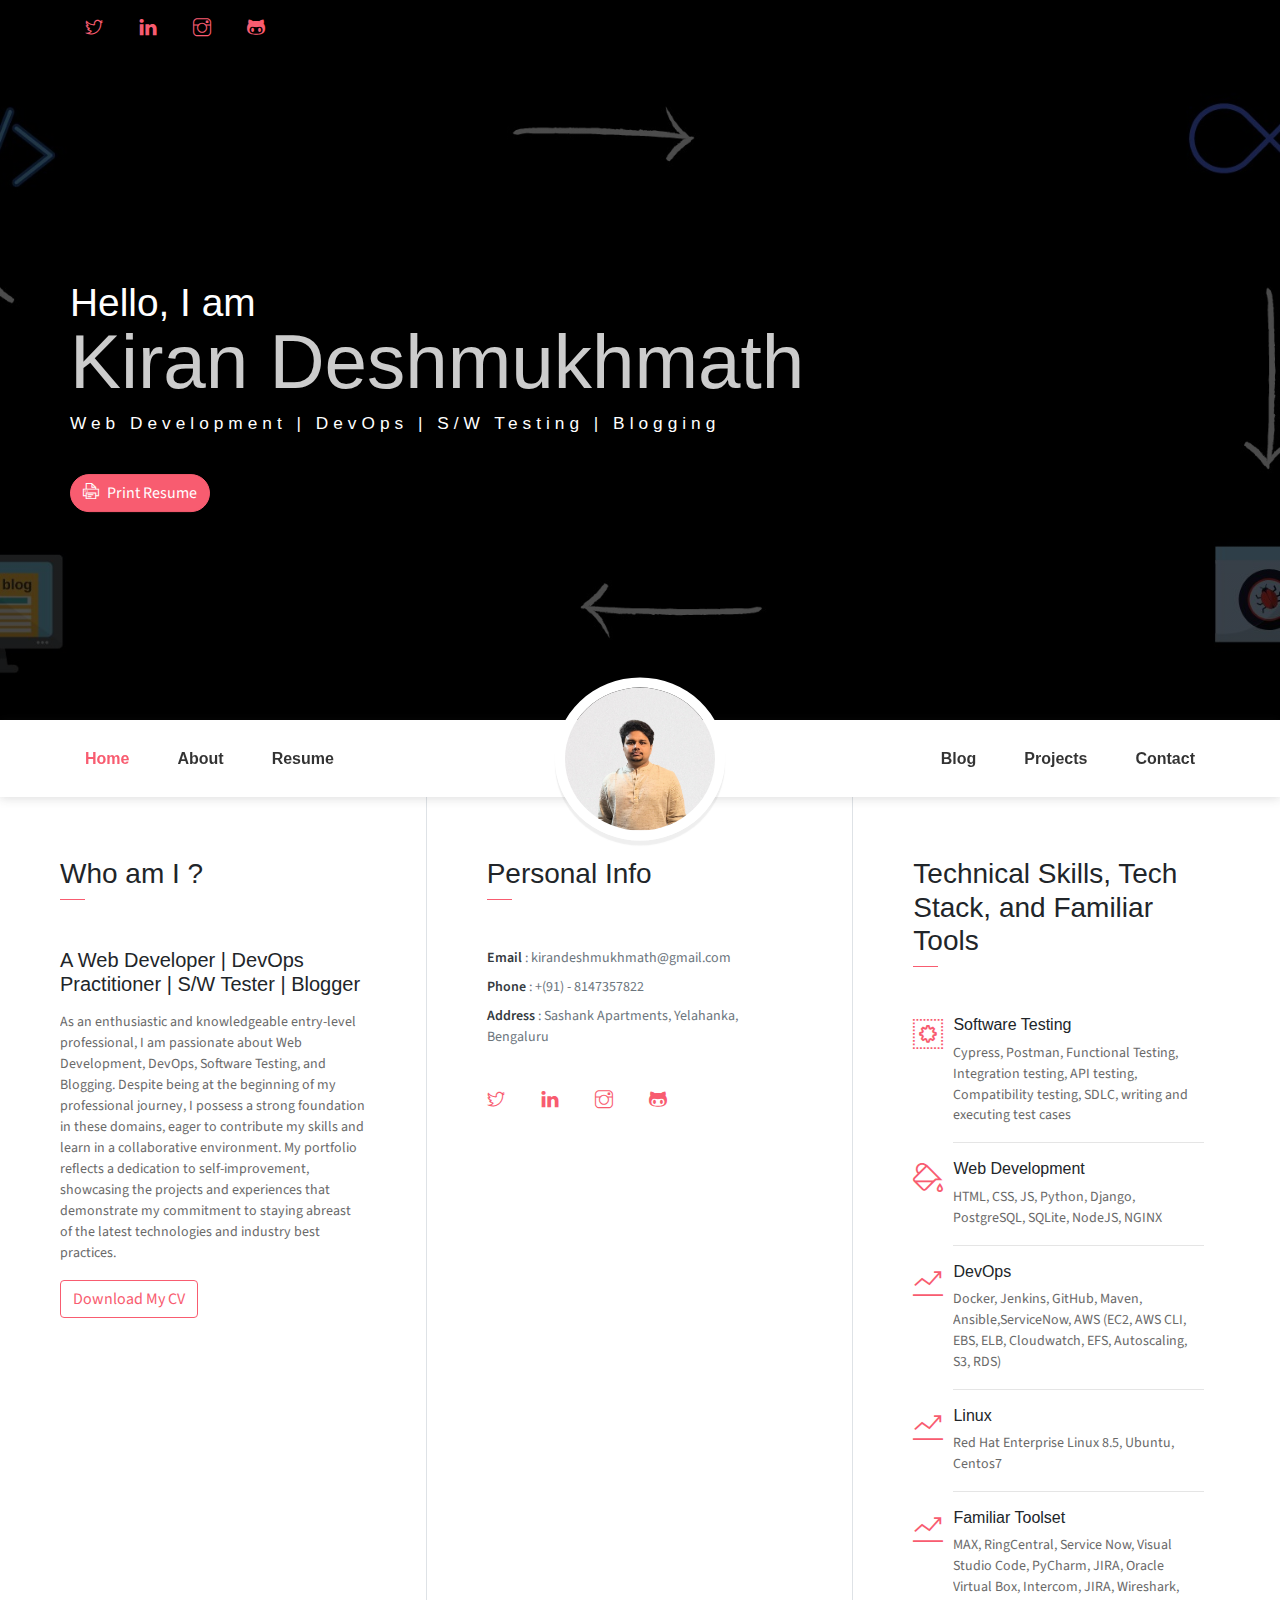
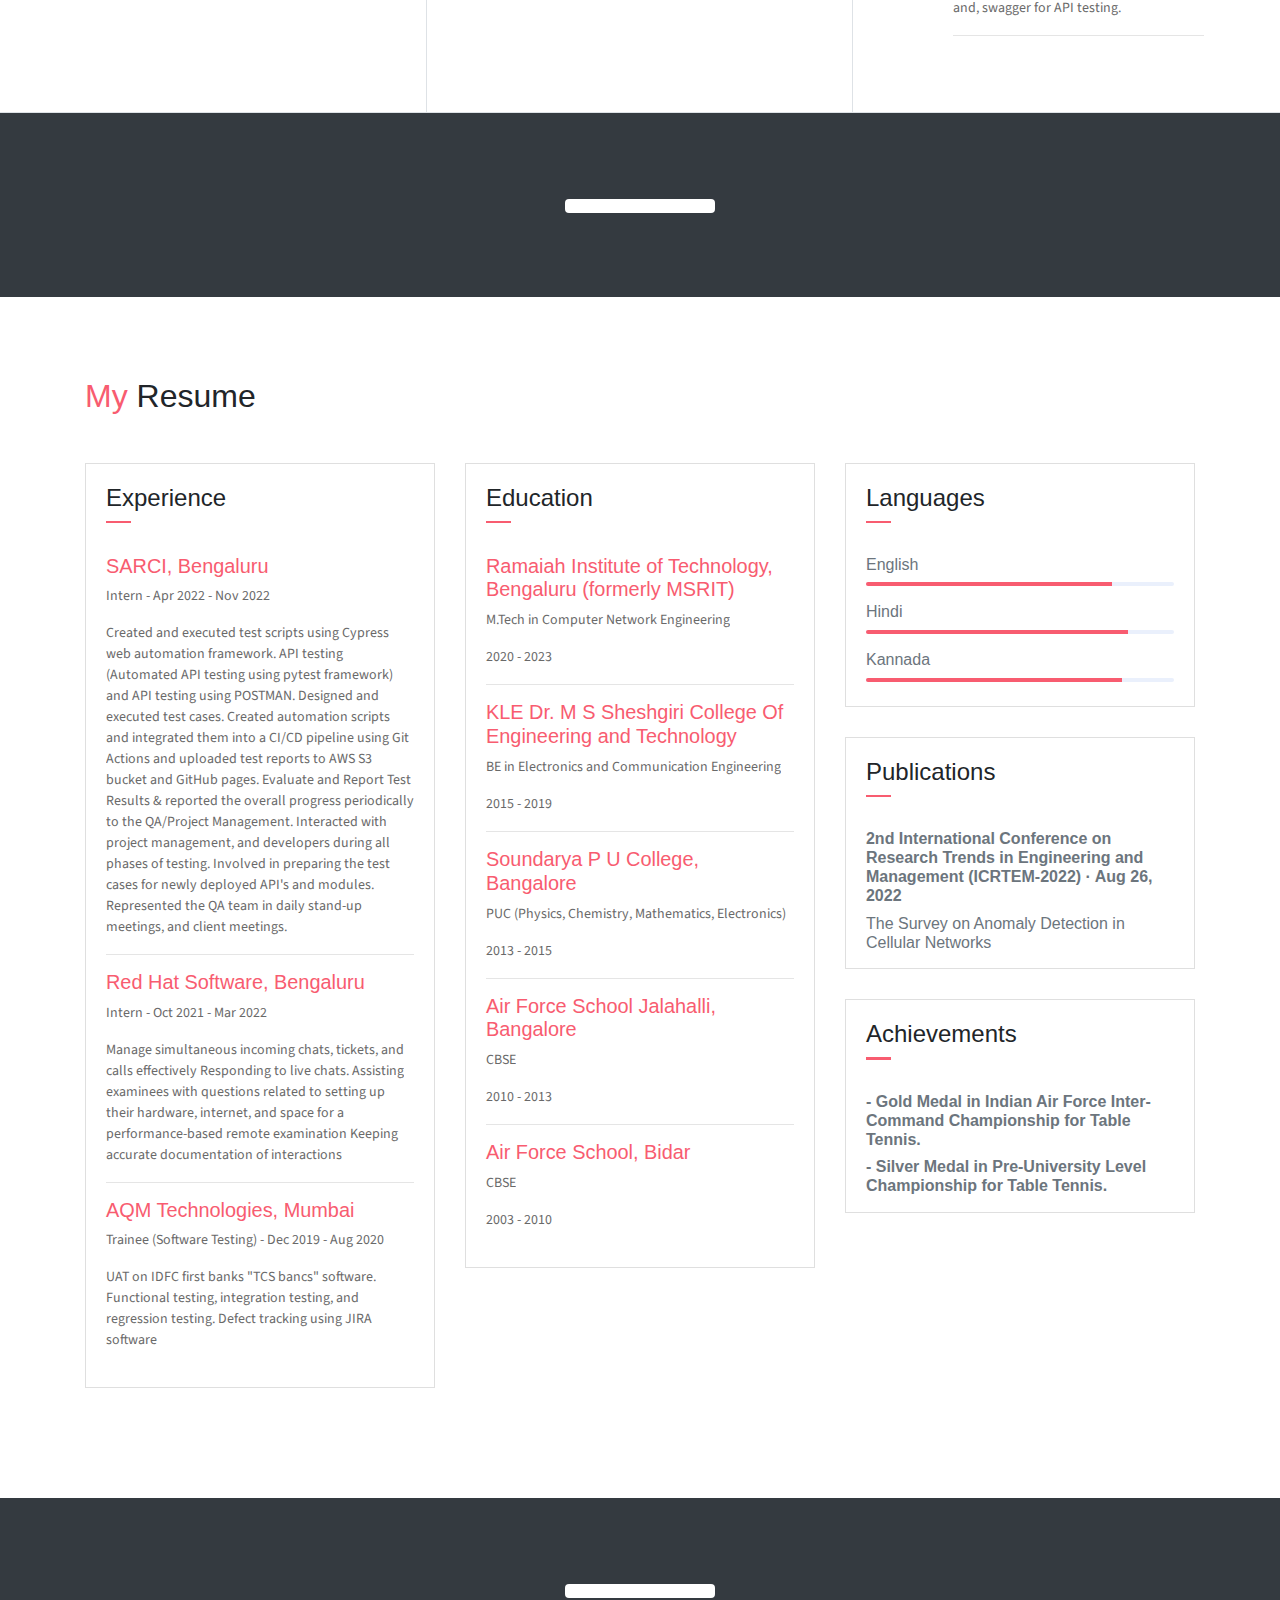
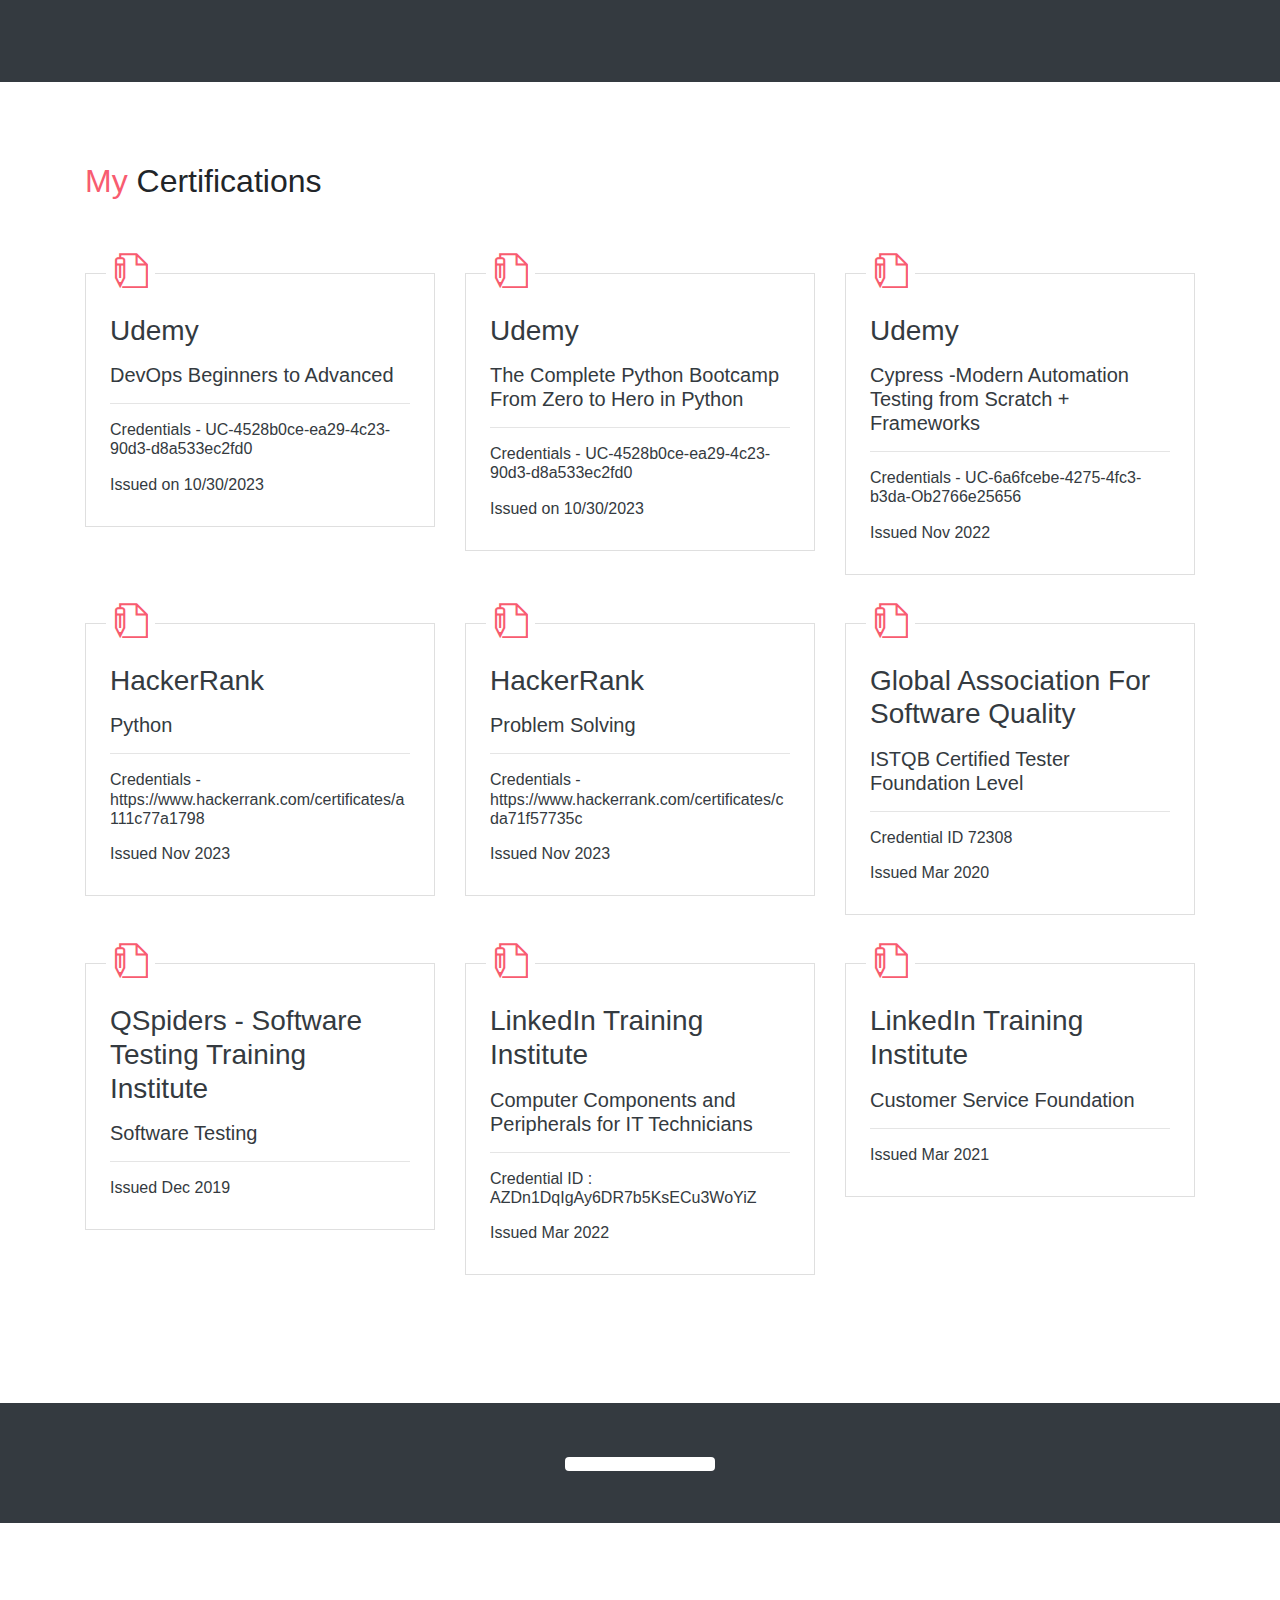
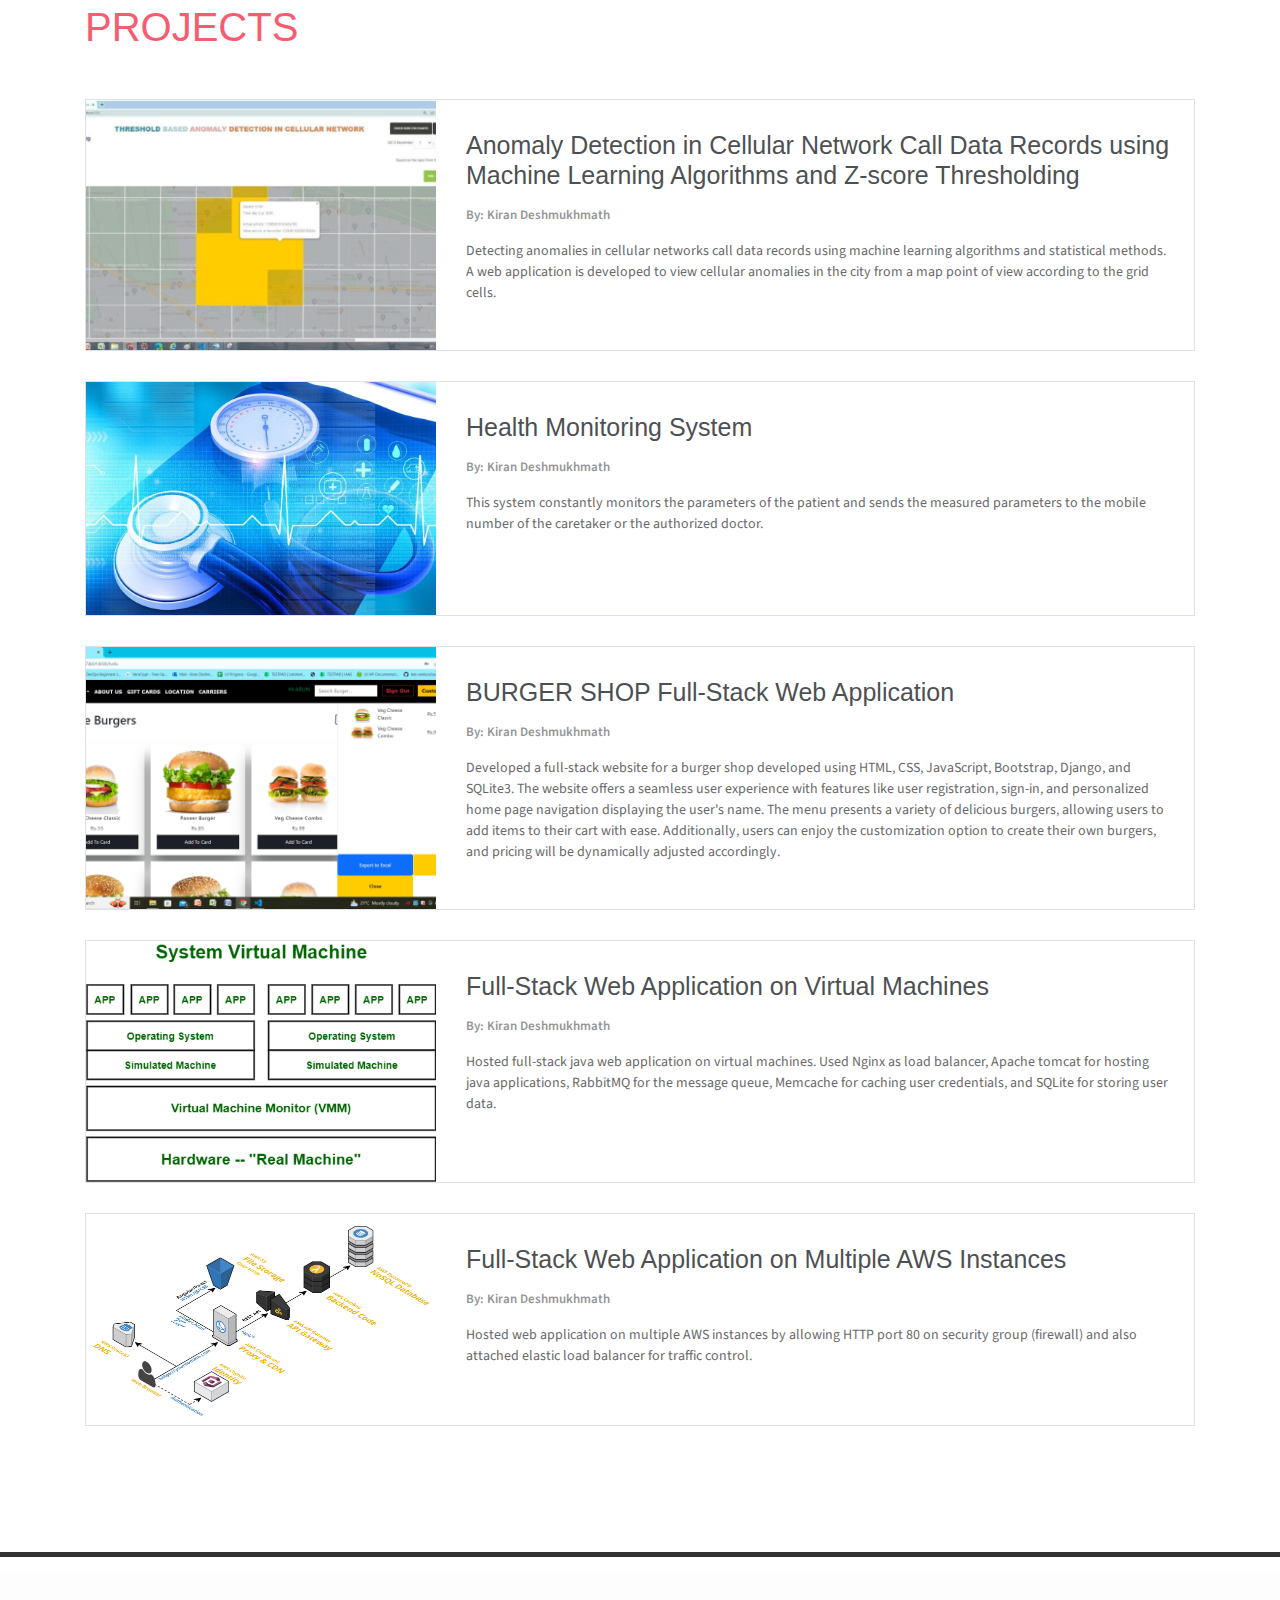
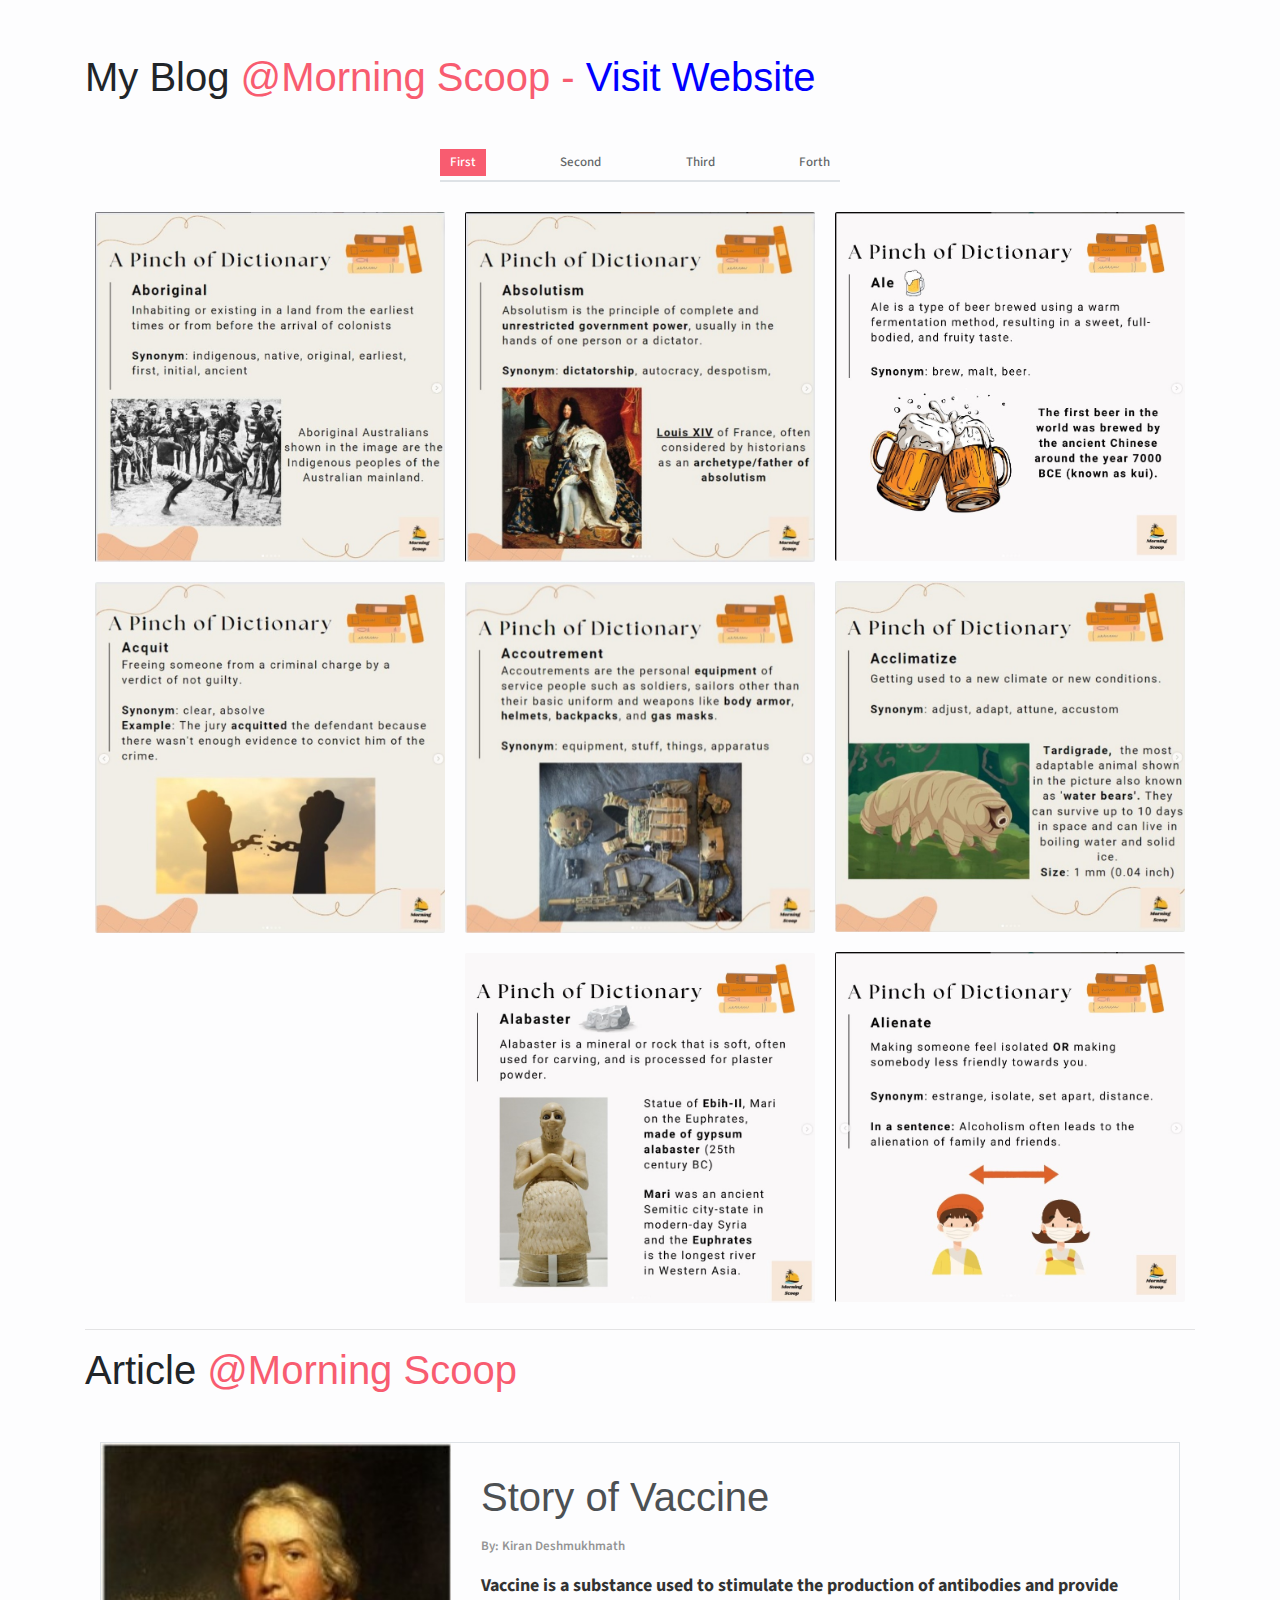
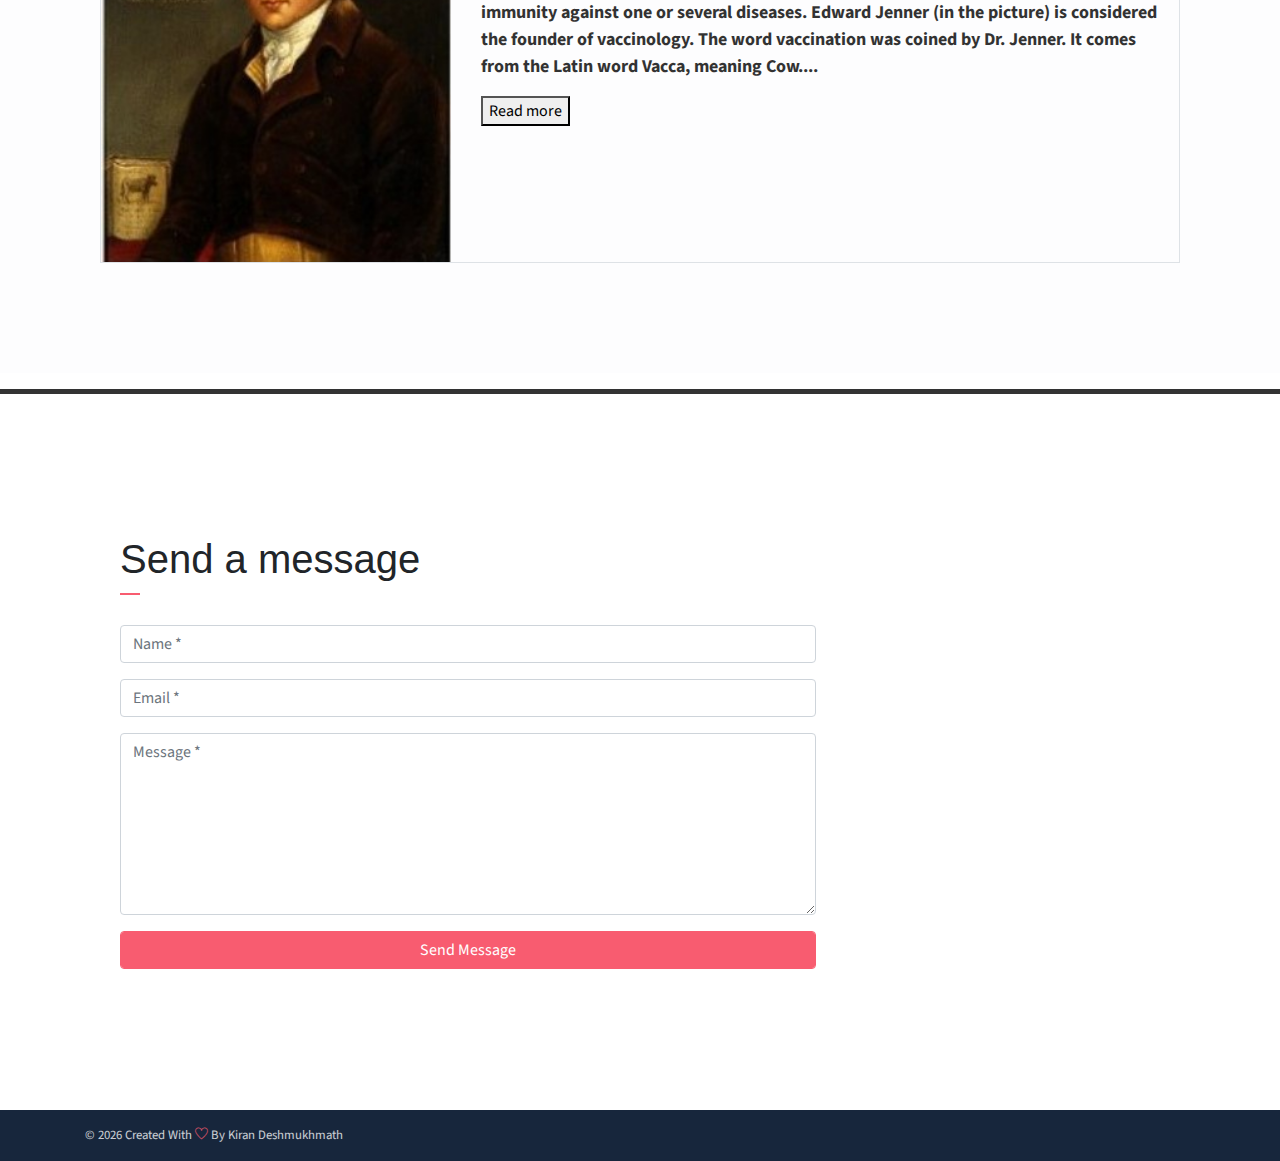
<file: index.html>
<!DOCTYPE html>
<html lang="en">

<head>
    <meta charset="utf-8">
    <meta name="viewport" content="width=device-width, initial-scale=1, shrink-to-fit=no">
    <meta name="description" content="landing page.">
    <meta name="author" content="kirandeshmukhmath">
    <title>Kiran Deshmukhmath - Portfolio</title>
    <!-- font icons -->
    <link rel="stylesheet" href="vendors/themify-icons/css/themify-icons.css">
    <!-- Bootstrap + JohnDoe main styles -->
    <link rel="stylesheet" href="assets/css/johndoe.css">
</head>

<body data-spy="scroll" data-target=".navbar" data-offset="40" id="home">
    <a href="components.html" class="btn btn-primary btn-component" data-spy="affix" data-offset-top="600"><i
            class="ti-shift-left-alt"></i> Components</a>
    <header class="header">
        <div class="container">
            <ul class="social-icons pt-3">
                <li class="social-item"><a target="_blank" class="social-link" href=https://twitter.com/deshmukhmath><i
                            class="ti-twitter" aria-hidden="true"></i></a></li>
                <li class="social-item"><a target="_blank" class="social-link"
                        href=https://www.linkedin.com/in/kiran-deshmukhmath-a8ab86193><i class="ti-linkedin"
                            aria-hidden="true"></i></a></li>
                <li class="social-item"><a target="_blank" class="social-link"
                        href=https://www.instagram.com/morning_scoop><i class="ti-instagram" aria-hidden="true"></i></a>
                </li>
                <li class="social-item"><a target="_blank" class="social-link"
                        href=https://github.com/kirandeshmukhmath><i class="ti-github" aria-hidden="true"></i></a>
                </li>
            </ul>
            <div class="header-content">
                <h4 class="header-subtitle">Hello, I am</h4>
                <h1 class="header-title">Kiran Deshmukhmath</h1>
                <h6 class="header-mono">Web Development | DevOps | S/W Testing | Blogging</h6>
                <a href="https://drive.google.com/file/d/1FqPpe9WR-3iJb4LN-ImM27CTNmS7XABK/view?usp=sharing" target="_blank"><button class="btn btn-primary btn-rounded"><i class="ti-printer pr-2"></i>Print Resume</button></a>
            </div>
        </div>
    </header>
    <nav class="navbar sticky-top navbar-expand-lg navbar-light bg-white" data-spy="affix" data-offset-top="510">
        <div class="container">
            <button class="navbar-toggler ml-auto" type="button" data-toggle="collapse"
                data-target="#navbarSupportedContent" aria-controls="navbarSupportedContent" aria-expanded="false"
                aria-label="Toggle navigation">
                <span class="navbar-toggler-icon"></span>
            </button>
            <div class="collapse mt-sm-20 navbar-collapse" id="navbarSupportedContent">
                <ul class="navbar-nav mr-auto">
                    <li class="nav-item">
                        <a href="#home" class="nav-link">Home</a>
                    </li>
                    <li class="nav-item">
                        <a href="#about" class="nav-link">About</a>
                    </li>
                    <li class="nav-item">
                        <a href="#resume" class="nav-link">Resume</a>
                    </li>
                </ul>
                <ul class="navbar-nav brand">
                    <img src="assets/imgs/profileimage.jpg" alt="" class="brand-img">
                    <li class="brand-txt">
                        <h5 class="brand-title">Kiran Deshmukhmath</h5>
                        <div class="brand-subtitle">Web Development | DevOps | S/W Testing | Blogging</div>
                    </li>
                </ul>
                <ul class="navbar-nav ml-auto">
                    <li class="nav-item">
                        <a href="#portfolio" class="nav-link">Blog</a>
                    </li>
                    <li class="nav-item">
                        <a href="#blog" class="nav-link">Projects</a>
                    </li>
                    <li class="nav-item last-item">
                        <a href="#contact" class="nav-link">Contact</a>
                    </li>
                </ul>
            </div>
        </div>
    </nav>
    <div class="container-fluid">
        <div id="about" class="row about-section">
            <div class="col-lg-4 about-card">
                <h3 class="font-weight-light">Who am I ?</h3>
                <span class="line mb-5"></span>
                <h5 class="mb-3">A Web Developer | DevOps Practitioner | S/W Tester | Blogger</h5>
                <p class="mt-20">As an enthusiastic and knowledgeable entry-level professional, I am passionate about
                    Web Development,
                    DevOps, Software Testing, and Blogging. Despite being at the beginning of my professional journey, I
                    possess a strong foundation in these domains, eager to contribute my skills and learn in a
                    collaborative environment. My portfolio reflects a dedication to self-improvement, showcasing the
                    projects and experiences that demonstrate my commitment to staying abreast of the latest
                    technologies and industry best practices.</p>
                <button class="btn btn-outline-danger"><i class="icon-down-circled2 "></i><a href="https://drive.google.com/file/d/1FqPpe9WR-3iJb4LN-ImM27CTNmS7XABK/view?usp=sharing" target="_blank">Download My CV</a></button>
            </div>
            <div class="col-lg-4 about-card">
                <h3 class="font-weight-light">Personal Info</h3>
                <span class="line mb-5"></span>
                <ul class="mt40 info list-unstyled">

                    <li><span>Email</span> : kirandeshmukhmath@gmail.com</li>
                    <li><span>Phone</span> : +(91) - 8147357822</li>
                    <li><span>Address</span> : Sashank Apartments, Yelahanka, Bengaluru</li>
                </ul>
                <ul class="social-icons pt-3">
                    <li class="social-item"><a target="_blank" class="social-link"
                            href=https://twitter.com/deshmukhmath><i class="ti-twitter" aria-hidden="true"></i></a></li>
                    <li class="social-item"><a target="_blank" class="social-link"
                            href=https://www.linkedin.com/in/kiran-deshmukhmath-a8ab86193><i class="ti-linkedin"
                                aria-hidden="true"></i></a></li>
                    <li class="social-item"><a target="_blank" class="social-link"
                            href=https://www.instagram.com/morning_scoop><i class="ti-instagram"
                                aria-hidden="true"></i></a></li>
                    <li class="social-item"><a target="_blank" class="social-link"
                            href=https://github.com/kirandeshmukhmath><i class="ti-github" aria-hidden="true"></i></a>
                    </li>
                </ul>
            </div>
            <div class="col-lg-4 about-card">
                <h3 class="font-weight-light">Technical Skills, Tech Stack, and Familiar Tools</h3>
                <span class="line mb-5"></span>
                <div class="row">
                    <div class="col-1 text-danger pt-1"><i class="ti-widget icon-lg"></i></div>
                    <div class="col-10 ml-auto mr-3">
                        <h6>Software Testing</h6>
                        <p class="subtitle"> Cypress, Postman, Functional Testing, Integration testing, API testing,
                            Compatibility testing, SDLC, writing and executing test cases</p>
                        <hr>
                    </div>
                </div>
                <div class="row">
                    <div class="col-1 text-danger pt-1"><i class="ti-paint-bucket icon-lg"></i></div>
                    <div class="col-10 ml-auto mr-3">
                        <h6>Web Development</h6>
                        <p class="subtitle">HTML, CSS, JS, Python, Django, PostgreSQL, SQLite, NodeJS, NGINX </p>
                        <hr>
                    </div>
                </div>
                <div class="row">
                    <div class="col-1 text-danger pt-1"><i class="ti-stats-up icon-lg"></i></div>
                    <div class="col-10 ml-auto mr-3">
                        <h6>DevOps</h6>
                        <p class="subtitle">Docker, Jenkins, GitHub, Maven, Ansible,ServiceNow, AWS (EC2, AWS CLI, EBS,
                            ELB, Cloudwatch, EFS, Autoscaling, S3, RDS)</p>
                        <hr>
                    </div>
                </div>
                <div class="row">
                    <div class="col-1 text-danger pt-1"><i class="ti-stats-up icon-lg"></i></div>
                    <div class="col-10 ml-auto mr-3">
                        <h6>Linux</h6>
                        <p class="subtitle">Red Hat Enterprise Linux 8.5, Ubuntu, Centos7</p>
                        <hr>
                    </div>
                </div>
                <div class="row">
                    <div class="col-1 text-danger pt-1"><i class="ti-stats-up icon-lg"></i></div>
                    <div class="col-10 ml-auto mr-3">
                        <h6>Familiar Toolset</h6>
                        <p class="subtitle">MAX, RingCentral, Service Now, Visual Studio Code, PyCharm, JIRA, Oracle
                            Virtual Box, Intercom, JIRA,
                            Wireshark, and, swagger for API testing.
                        </p>
                        <hr>
                    </div>
                </div>
            </div>
        </div>
    </div>
    <section class="section bg-dark text-center">
        <div class="container">
            <div class="container text-center">
                <button class="btn bg-primary w-lg"></button>
            </div>
        </div>
    </section>
    <!--Resume Section-->
    <section class="section" id="resume">
        <div class="container">
            <h2 class="mb-5"><span class="text-danger">My</span> Resume</h2>
            <div class="row">
                <div class="col-md-6 col-lg-4">
                    <div class="card">
                        <div class="card-header">
                            <div class="mt-2">
                                <h4>Experience</h4>
                                <span class="line"></span>
                            </div>
                        </div>
                        <div class="card-body">
                            <h6 class="title text-danger">SARCI, Bengaluru</h6>
                            <P>Intern - Apr 2022 - Nov 2022</P>
                            <P class="subtitle">Created and executed test scripts using Cypress web automation
                                framework.
                                API testing (Automated API testing using pytest framework) and API testing using
                                POSTMAN.
                                Designed and executed test cases.
                                Created automation scripts and integrated them into a CI/CD pipeline using Git Actions
                                and uploaded test reports to AWS S3 bucket and GitHub pages.
                                Evaluate and Report Test Results & reported the overall progress periodically to the
                                QA/Project Management.
                                Interacted with project management, and developers during all phases of testing.
                                Involved in preparing the test cases for newly deployed API's and modules.
                                Represented the QA team in daily stand-up meetings, and client meetings. </P>
                            <hr>
                            <h6 class="title text-danger">Red Hat Software, Bengaluru</h6>
                            <P>Intern - Oct 2021 - Mar 2022</P>
                            <P class="subtitle">Manage simultaneous incoming chats, tickets, and calls effectively
                                Responding to live chats.
                                Assisting examinees with questions related to setting up their hardware, internet, and
                                space for a performance-based remote examination
                                Keeping accurate documentation of interactions </P>
                            <hr>
                            <h6 class="title text-danger">AQM Technologies, Mumbai </h6>
                            <P>Trainee (Software Testing) - Dec 2019 - Aug 2020</P>
                            <P class="subtitle">UAT on IDFC first banks "TCS bancs" software.
                                Functional testing, integration testing, and regression testing.
                                Defect tracking using JIRA software </P>
                        </div>
                    </div>
                </div>
                <div class="col-md-6 col-lg-4">
                    <div class="card">
                        <div class="card-header">
                            <div class="mt-2">
                                <h4>Education</h4>
                                <span class="line"></span>
                            </div>
                        </div>
                        <div class="card-body">
                            <h6 class="title text-danger">Ramaiah Institute of Technology, Bengaluru (formerly MSRIT)
                            </h6>
                            <P>M.Tech in Computer Network Engineering </P>
                            <p class="subtitle">2020 - 2023</p>

                            <hr>
                            <h6 class="title text-danger">KLE Dr. M S Sheshgiri College Of Engineering and Technology
                            </h6>
                            <P>BE in Electronics and Communication Engineering</P>
                            <P class="subtitle">2015 - 2019</P>
                            <hr>
                            <h6 class="title text-danger">Soundarya P U College, Bangalore</h6>
                            <p>PUC (Physics, Chemistry, Mathematics, Electronics)</p>
                            <P class="subtitle">2013 - 2015</P>
                            <hr>
                            <h6 class="title text-danger">Air Force School Jalahalli, Bangalore</h6>
                            <p>CBSE</p>
                            <P class="subtitle">2010 - 2013</P>
                            <hr>
                            <h6 class="title text-danger">Air Force School, Bidar</h6>
                            <p>CBSE</p>
                            <P class="subtitle">2003 - 2010</P>

                        </div>
                    </div>
                </div>
                <div class="col-lg-4">

                    <div class="card">
                        <div class="card-header">
                            <div class="pull-left">
                                <h4 class="mt-2">Languages</h4>
                                <span class="line"></span>
                            </div>
                        </div>
                        <div class="card-body pb-2">
                            <h6>English</h6>
                            <div class="progress mb-3">
                                <div class="progress-bar bg-danger" role="progressbar" style="width: 80%"
                                    aria-valuenow="25" aria-valuemin="0" aria-valuemax="100"></div>
                            </div>
                            <h6>Hindi</h6>
                            <div class="progress mb-3">
                                <div class="progress-bar bg-danger" role="progressbar" style="width: 85%"
                                    aria-valuenow="25" aria-valuemin="0" aria-valuemax="100"></div>
                            </div>
                            <h6>Kannada</h6>
                            <div class="progress mb-3">
                                <div class="progress-bar bg-danger" role="progressbar" style="width: 83%"
                                    aria-valuenow="50" aria-valuemin="0" aria-valuemax="100"></div>
                            </div>
                        </div>
                    </div>
                    <div class="card">
                        <div class="card-header">
                            <div class="pull-left">
                                <h4 class="mt-2">Publications</h4>
                                <span class="line"></span>
                            </div>
                        </div>
                        <div class="card-body pb-2">
                            <h6 class="font-weight-bold">2nd International Conference on Research Trends in Engineering
                                and Management
                                (ICRTEM-2022) · Aug 26, 2022</h6>
                            <h6>The Survey on Anomaly Detection in Cellular Networks</h6>

                        </div>

                    </div>
                    <div class="card">
                        <div class="card-header">
                            <div class="pull-left">
                                <h4 class="mt-2">Achievements</h4>
                                <span class="line"></span>
                            </div>
                            <span class="line"></span>
                        </div>
                        <div class="card-body pb-2">

                            <h6 class="font-weight-bold">- Gold Medal in Indian Air Force Inter-Command Championship for
                                Table Tennis.
                            </h6>

                            <h6 class="font-weight-bold">- Silver Medal in Pre-University Level
                                Championship for
                                Table Tennis.
                            </h6>
                        </div>

                    </div>
                </div>
            </div>
        </div>
    </section>

    <section class="section bg-dark text-center">
        <div class="container">
            <div class="container text-center">
                <button class="btn bg-primary w-lg"></button>
            </div>
        </div>
    </section>

    <section class="section" id="service">
        <div class="container">
            <h2 class="mb-5 pb-4"><span class="text-danger">My</span> Certifications</h2>
            <div class="row">
                <div class="col-md-4 col-sm-6">
                    <div class="card mb-5">
                        <div class="card-header has-icon">
                            <i class="ti-write text-danger" aria-hidden="true"></i>
                        </div>
                        <div class="card-body px-4 py-3">
                            <h3 class="mb-3 card-title text-dark" class="font-weight-bold">Udemy</h3>
                            <h5 class="mb-3 card-title text-dark" class="font-weight-bold">DevOps Beginners to Advanced
                            </h5>
                            <hr>
                            <h6 class="mb-3 card-title text-dark" class="font-weight-bold"> Credentials -
                                UC-4528b0ce-ea29-4c23-90d3-d8a533ec2fd0
                            </h6>
                            <h6 class="mb-3 card-title text-dark" class="font-weight-bold">Issued on 10/30/2023
                            </h6>
                        </div>
                    </div>
                </div>
                <div class="col-md-4 col-sm-6">
                    <div class="card mb-5">
                        <div class="card-header has-icon">
                            <i class="ti-write text-danger" aria-hidden="true"></i>
                        </div>
                        <div class="card-body px-4 py-3">
                            <h3 class="mb-3 card-title text-dark" class="font-weight-bold">Udemy</h3>

                            <h5 class="mb-3 card-title text-dark" class="font-weight-bold">The Complete Python Bootcamp
                                From Zero to Hero in Python
                            </h5>
                            <hr>
                            <h6 class="mb-3 card-title text-dark" class="font-weight-bold"> Credentials -
                                UC-4528b0ce-ea29-4c23-90d3-d8a533ec2fd0
                            </h6>
                            <h6 class="mb-3 card-title text-dark" class="font-weight-bold">Issued on 10/30/2023
                            </h6>


                        </div>
                    </div>
                </div>
                <div class="col-md-4 col-sm-6">
                    <div class="card mb-5">
                        <div class="card-header has-icon">
                            <i class="ti-write text-danger" aria-hidden="true"></i>
                        </div>
                        <div class="card-body px-4 py-3">
                            <h3 class="mb-3 card-title text-dark" class="font-weight-bold">Udemy</h3>
                            <h5 class="mb-3 card-title text-dark" class="font-weight-bold">Cypress -Modern Automation
                                Testing from Scratch + Frameworks
                            </h5>
                            <hr>
                            <h6 class="mb-3 card-title text-dark" class="font-weight-bold"> Credentials -
                                UC-6a6fcebe-4275-4fc3-b3da-Ob2766e25656
                            </h6>
                            <h6 class="mb-3 card-title text-dark" class="font-weight-bold">Issued Nov 2022
                            </h6>
                        </div>
                    </div>
                </div>

                <div class="col-md-4 col-sm-6">
                    <div class="card mb-5">
                        <div class="card-header has-icon">
                            <i class="ti-write text-danger" aria-hidden="true"></i>
                        </div>
                        <div class="card-body px-4 py-3">
                            <h3 class="mb-3 card-title text-dark" class="font-weight-bold">HackerRank</h3>
                            <h5 class="mb-3 card-title text-dark" class="font-weight-bold">Python
                            </h5>
                            <hr>
                            <h6 class="mb-3 card-title text-dark" class="font-weight-bold"> Credentials -
                                https://www.hackerrank.com/certificates/a111c77a1798
                            </h6>
                            <h6 class="mb-3 card-title text-dark" class="font-weight-bold">Issued Nov 2023
                            </h6>
                        </div>
                    </div>
                </div>

                <div class="col-md-4 col-sm-6">
                    <div class="card mb-5">
                        <div class="card-header has-icon">
                            <i class="ti-write text-danger" aria-hidden="true"></i>
                        </div>
                        <div class="card-body px-4 py-3">
                            <h3 class="mb-3 card-title text-dark" class="font-weight-bold">HackerRank</h3>
                            <h5 class="mb-3 card-title text-dark" class="font-weight-bold">Problem Solving
                            </h5>
                            <hr>
                            <h6 class="mb-3 card-title text-dark" class="font-weight-bold"> Credentials -
                                https://www.hackerrank.com/certificates/cda71f57735c
                            </h6>
                            <h6 class="mb-3 card-title text-dark" class="font-weight-bold">Issued Nov 2023
                            </h6>
                        </div>
                    </div>
                </div>

                <div class="col-md-4 col-sm-6">
                    <div class="card mb-5">
                        <div class="card-header has-icon">
                            <i class="ti-write text-danger" aria-hidden="true"></i>
                        </div>
                        <div class="card-body px-4 py-3">
                            <h3 class="mb-3 card-title text-dark" class="font-weight-bold">Global Association For
                                Software Quality</h3>
                            <h5 class="mb-3 card-title text-dark" class="font-weight-bold">ISTQB Certified Tester
                                Foundation Level
                            </h5>
                            <hr>
                            <h6 class="mb-3 card-title text-dark" class="font-weight-bold"> Credential ID 72308
                            </h6>
                            <h6 class="mb-3 card-title text-dark" class="font-weight-bold">Issued Mar 2020
                            </h6>
                        </div>
                    </div>
                </div>

                <div class="col-md-4 col-sm-6">
                    <div class="card mb-5">
                        <div class="card-header has-icon">
                            <i class="ti-write text-danger" aria-hidden="true"></i>
                        </div>
                        <div class="card-body px-4 py-3">
                            <h3 class="mb-3 card-title text-dark" class="font-weight-bold">QSpiders - Software Testing
                                Training Institute</h3>
                            <h5 class="mb-3 card-title text-dark" class="font-weight-bold">Software Testing
                            </h5>
                            <hr>

                            <h6 class="mb-3 card-title text-dark" class="font-weight-bold">Issued Dec 2019
                            </h6>
                        </div>
                    </div>
                </div>

                <div class="col-md-4 col-sm-6">
                    <div class="card mb-5">
                        <div class="card-header has-icon">
                            <i class="ti-write text-danger" aria-hidden="true"></i>
                        </div>
                        <div class="card-body px-4 py-3">
                            <h3 class="mb-3 card-title text-dark" class="font-weight-bold">LinkedIn
                                Training Institute</h3>
                            <h5 class="mb-3 card-title text-dark" class="font-weight-bold">Computer Components and
                                Peripherals for IT Technicians
                            </h5>
                            <hr>
                            <h6 class="mb-3 card-title text-dark" class="font-weight-bold"> Credential ID :
                                AZDn1DqIgAy6DR7b5KsECu3WoYiZ
                            </h6>
                            <h6 class="mb-3 card-title text-dark" class="font-weight-bold">Issued Mar 2022
                            </h6>
                        </div>
                    </div>
                </div>

                <div class="col-md-4 col-sm-6">
                    <div class="card mb-5">
                        <div class="card-header has-icon">
                            <i class="ti-write text-danger" aria-hidden="true"></i>
                        </div>
                        <div class="card-body px-4 py-3">
                            <h3 class="mb-3 card-title text-dark" class="font-weight-bold">LinkedIn
                                Training Institute</h3>
                            <h5 class="mb-3 card-title text-dark" class="font-weight-bold">Customer Service Foundation
                            </h5>
                            <hr>
                            <h6 class="mb-3 card-title text-dark" class="font-weight-bold">Issued Mar 2021
                            </h6>
                        </div>
                    </div>
                </div>
            </div>
        </div>
    </section>


    <section class="section bg-dark py-5">
        <div class="container text-center">
            <button class="btn bg-primary w-lg"></button>
        </div>
    </section>



    <section class="section" id="blog">
        <div class="container">
            <h1 class="mb-5"> <span class="text-danger">PROJECTS</span></h1>
            <div class="row">
                <div class="blog-card">
                    <div class="img-holder">
                        <img src="assets/imgs/blog1.jpg"
                            alt="Download free bootstrap 4 landing page, free boootstrap 4 templates, Download free bootstrap 4.1 landing page, free boootstrap 4.1.1 templates, meyawo Landing page">
                    </div>
                    <div class="content-holder">
                        <h6 class="title">Anomaly Detection in Cellular Network Call Data Records using Machine Learning
                            Algorithms and Z-score Thresholding</h6>

                        <p class="post-details">
                            <a href="#">By: Kiran Deshmukhmath</a>

                        </p>

                        <p>Detecting anomalies in cellular networks call data records using machine learning algorithms
                            and statistical methods. A web application is developed to view cellular anomalies in the
                            city from a map point of view according to the grid cells. </p>


                    </div>
                </div><!-- end of blog wrapper -->

                <!-- blog-card -->
                <div class="blog-card">
                    <div class="img-holder">
                        <img src="assets/imgs/blog2.jpg"
                            alt="Download free bootstrap 4 landing page, free boootstrap 4 templates, Download free bootstrap 4.1 landing page, free boootstrap 4.1.1 templates, meyawo Landing page">
                    </div>
                    <div class="content-holder">
                        <h6 class="title">Health Monitoring System</h6>

                        <p class="post-details">
                            <a href="#">By: Kiran Deshmukhmath</a>

                        </p>

                        <p>This system constantly monitors the parameters of the patient and sends the measured
                            parameters to the mobile number of the caretaker or the authorized doctor.
                        </p>

                    </div>
                </div><!-- end of blog wrapper -->

                <!-- blog-card -->
                <div class="blog-card">
                    <div class="img-holder">
                        <img src="assets/imgs/blog3.jpg"
                            alt="Download free bootstrap 4 landing page, free boootstrap 4 templates, Download free bootstrap 4.1 landing page, free boootstrap 4.1.1 templates, meyawo Landing page">
                    </div>
                    <div class="content-holder">
                        <h6 class="title">BURGER SHOP Full-Stack Web Application</h6>

                        <p class="post-details">
                            <a href="#">By: Kiran Deshmukhmath</a>

                        </p>

                        <p>Developed a full-stack website for a burger shop developed using HTML, CSS, JavaScript,
                            Bootstrap, Django, and SQLite3. The website offers a seamless user experience with features
                            like user registration, sign-in, and personalized home page navigation displaying the user's
                            name. The menu presents a variety of delicious burgers, allowing users to add items to their
                            cart with ease. Additionally, users can enjoy the customization option to create their own
                            burgers, and pricing will be dynamically adjusted accordingly.
                        </p>

                    </div>
                </div><!-- end of blog wrapper -->

                <!-- blog-card -->
                <div class="blog-card">
                    <div class="img-holder">
                        <img src="assets/imgs/blog4.jpg"
                            alt="Download free bootstrap 4 landing page, free boootstrap 4 templates, Download free bootstrap 4.1 landing page, free boootstrap 4.1.1 templates, meyawo Landing page">
                    </div>
                    <div class="content-holder">
                        <h6 class="title">Full-Stack Web Application on Virtual Machines</h6>

                        <p class="post-details">
                            <a href="#">By: Kiran Deshmukhmath</a>

                        </p>

                        <p>Hosted full-stack java web application on virtual machines. Used Nginx as load balancer,
                            Apache tomcat for hosting java applications, RabbitMQ for the message queue, Memcache for
                            caching user credentials, and SQLite for storing user data.
                        </p>

                    </div>
                </div><!-- end of blog wrapper -->

                <!-- blog-card -->
                <div class="blog-card">
                    <div class="img-holder">
                        <img src="assets/imgs/blog5.jpg"
                            alt="Download free bootstrap 4 landing page, free boootstrap 4 templates, Download free bootstrap 4.1 landing page, free boootstrap 4.1.1 templates, meyawo Landing page">
                    </div>
                    <div class="content-holder">
                        <h6 class="title">Full-Stack Web Application on Multiple AWS Instances</h6>

                        <p class="post-details">
                            <a href="#">By: Kiran Deshmukhmath</a>

                        </p>

                        <p>Hosted web application on multiple AWS instances by allowing HTTP port 80 on security group
                            (firewall) and also attached elastic load balancer for traffic control.
                        </p>

                    </div>
                </div><!-- end of blog wrapper -->

            </div>
        </div>
    </section>



    <!-- Start of Morning Scoop -->
    <hr style="height:5px;border:none;color:#333;background-color:#333;">

    <section class="section bg-custom-gray" id="portfolio">
        <div class="container">
            <h1 class="mb-5">My Blog <span class="text-danger"> @Morning Scoop - <a style="color:blue;" href="https://kirandeshmukhmath.github.io/morning_scoop.github.io/" target="_blank">Visit Website</a></span></h1>
            <div class="portfolio">
                <div class="filters">
                    <a href="#" data-filter=".new" class="active">
                        First
                    </a>
                    <a href="#" data-filter=".advertising">
                        Second
                    </a>
                    <a href="#" data-filter=".branding">
                        Third
                    </a>
                    <a href="#" data-filter=".web">
                        Forth
                    </a>
                </div>
                <div class="portfolio-container">
                    <div class="col-md-6 col-lg-4 web new">
                        <div class="portfolio-item">
                            <img src="assets/imgs/web-1.jpg" class="img-fluid"
                                alt="Download free bootstrap 4 admin dashboard, free boootstrap 4 templates">
                            <div class="content-holder">
                                <a class="img-popup" href="assets/imgs/web-1.jpg"></a>

                            </div>
                        </div>
                    </div>
                    <div class="col-md-6 col-lg-4 web new">
                        <div class="portfolio-item">
                            <img src="assets/imgs/web-2.jpg" class="img-fluid"
                                alt="Download free bootstrap 4 admin dashboard, free boootstrap 4 templates">
                            <div class="content-holder">
                                <a class="img-popup" href="assets/imgs/web-2.jpg"></a>

                            </div>
                        </div>
                    </div>
                    <div class="col-md-6 col-lg-4 advertising new">
                        <div class="portfolio-item">
                            <img src="assets/imgs/advertising-2.jpg" class="img-fluid"
                                alt="Download free bootstrap 4 admin dashboard, free boootstrap 4 templates">
                            <div class="content-holder">
                                <a class="img-popup" href="assets/imgs/advertising-2.jpg"></a>

                            </div>
                        </div>
                    </div>
                    <div class="col-md-6 col-lg-4 web">
                        <div class="portfolio-item">
                            <img src="assets/imgs/web-4.jpg" class="img-fluid"
                                alt="Download free bootstrap 4 admin dashboard, free boootstrap 4 templates">
                            <div class="content-holder">
                                <a class="img-popup" href="assets/imgs/web-4.jpg"></a>

                            </div>
                        </div>
                    </div>

                    <div class="col-md-6 col-lg-4 advertising">
                        <div class="portfolio-item">
                            <img src="assets/imgs/advertising-1.jpg" class="img-fluid"
                                alt="Download free bootstrap 4 admin dashboard, free boootstrap 4 templates">
                            <div class="content-holder">
                                <a class="img-popup" href="assets/imgs/advertising-1.jpg"></a>

                            </div>
                        </div>
                    </div>
                    <div class="col-md-6 col-lg-4 web new">
                        <div class="portfolio-item">
                            <img src="assets/imgs/web-3.jpg" class="img-fluid"
                                alt="Download free bootstrap 4 admin dashboard, free boootstrap 4 templates">
                            <div class="content-holder">
                                <a class="img-popup" href="assets/imgs/web-3.jpg"></a>

                            </div>
                        </div>
                    </div>
                    <div class="col-md-6 col-lg-4 advertising new">
                        <div class="portfolio-item">
                            <img src="assets/imgs/advertising-3.jpg" class="img-fluid"
                                alt="Download free bootstrap 4 admin dashboard, free boootstrap 4 templates">
                            <div class="content-holder">
                                <a class="img-popup" href="assets/imgs/advertising-3.jpg"></a>

                            </div>
                        </div>
                    </div>
                    <div class="col-md-6 col-lg-4 advertising new">
                        <div class="portfolio-item">
                            <img src="assets/imgs/advertising-4.jpg" class="img-fluid"
                                alt="Download free bootstrap 4 admin dashboard, free boootstrap 4 templates">
                            <div class="content-holder">
                                <a class="img-popup" href="assets/imgs/advertising-4.jpg"></a>

                            </div>
                        </div>

                    </div>
                    <div class="col-md-6 col-lg-4 branding new">
                        <div class="portfolio-item">
                            <img src="assets/imgs/branding-1.jpg" class="img-fluid"
                                alt="Download free bootstrap 4 admin dashboard, free boootstrap 4 templates">
                            <div class="content-holder">
                                <a class="img-popup" href="assets/imgs/branding-1.jpg"></a>

                            </div>
                        </div>
                    </div>
                    <div class="col-md-6 col-lg-4 branding">
                        <div class="portfolio-item">
                            <img src="assets/imgs/branding-2.jpg" class="img-fluid"
                                alt="Download free bootstrap 4 admin dashboard, free boootstrap 4 templates">
                            <div class="content-holder">
                                <a class="img-popup" href="assets/imgs/branding-2.jpg"></a>

                            </div>
                        </div>
                    </div>
                    <div class="col-md-6 col-lg-4 branding new">
                        <div class="portfolio-item">
                            <img src="assets/imgs/branding-3.jpg" class="img-fluid"
                                alt="Download free bootstrap 4 admin dashboard, free boootstrap 4 templates">
                            <div class="content-holder">
                                <a class="img-popup" href="assets/imgs/branding-3.jpg"></a>

                            </div>
                        </div>
                    </div>
                    <div class="col-md-6 col-lg-4 branding">
                        <div class="portfolio-item">
                            <img src="assets/imgs/branding-4.jpg" class="img-fluid"
                                alt="Download free bootstrap 4 admin dashboard, free boootstrap 4 templates">
                            <div class="content-holder">
                                <a class="img-popup" href="assets/imgs/branding-4.jpg"></a>

                            </div>
                        </div>
                    </div>
                    <div class="col-md-6 col-lg-4 branding">
                        <div class="portfolio-item">
                            <img src="assets/imgs/branding-5.jpg" class="img-fluid"
                                alt="Download free bootstrap 4 admin dashboard, free boootstrap 4 templates">
                            <div class="content-holder">
                                <a class="img-popup" href="assets/imgs/branding-5.jpg"></a>

                            </div>
                        </div>
                    </div>
                </div>
                <hr>
                <h1 class="mb-5">Article <span class="text-danger"> @Morning Scoop</span></h1>
                <div class="blog-card">
                    <div class="img-holder">
                        <img src="assets/imgs/edwardJ.jpg"
                            alt="Download free bootstrap 4 landing page, free boootstrap 4 templates, Download free bootstrap 4.1 landing page, free boootstrap 4.1.1 templates, meyawo Landing page">
                    </div>
                    <div class="content-holder">
                        <h6 class="title" style="font-size: 40px;">Story of Vaccine</h6>

                        <p class="post-details">
                            <a href="#">By: Kiran Deshmukhmath</a>

                        </p>

                        <p class="font-weight-bold" style="color:rgb(0, 0, 0);font-size:18px;">Vaccine is a substance
                            used to
                            stimulate
                            the production of antibodies and provide
                            immunity against one or several diseases.

                            Edward Jenner (in the picture) is
                            considered the founder of vaccinology.

                            The word vaccination was coined by Dr.
                            Jenner. It comes from the Latin word
                            Vacca, meaning Cow.<span id="dots">...</span><span id="more">For 3,000 years, a deadly virus
                                had caused
                                havoc on Earth. The disease inflicted by
                                this virus was so painful and dangerous,
                                that a person contaminated had a 30%
                                chance of dying. I in every 3 persons
                                infected died due to it. The people who
                                survived got permanent scars on their
                                bodies. When this disease spread in Japan
                                in 1735, it wiped out one-third of Japan&#39;s
                                population. In 100 years, it amounted to

                                500 million deaths. The recent Covid-19
                                pandemic looks like a joke when compared
                                to this disease. It has been given many
                                names throughout history like Speckled
                                Monster, the Red Plague, Pox. In India, it
                                was known as Mata Lagna. But perhaps the
                                most common name for this was Smallpox.
                                During the 1700s, when this disease had
                                wreaked havoc all over the world, there was
                                a quaint village in England. where the
                                farmers seemed to be immune from this
                                disease. This was a mystery.

                                In 1795, Doctor Edward Jenner wanted to
                                investigate this. When he talked to the
                                people of the village, the villagers told him
                                that those who contracted Cowpox, do not
                                contract smallpox. Cowpox was another
                                disease. But not as deadly as smallpox.
                                Jenner wondered if catching cowpox was

                                prevention against smallpox. If so, it could
                                be a simple solution to prevent smallpox.
                                There was only one way to test this. By
                                running experiments and collecting proofs.
                                In May 1796, a woman named Sarah, who
                                was infected with Cowpox. went to Dr.
                                Edward Jenner for treatment. Dr. Jenner
                                drew out the pus from her boils and stored
                                it. This was his chance to test his theory.
                                But on whom could he test it? Someone
                                had to be the host. Dr. Jenner&#39;s gardener
                                had an 8-year-old son James, Jenner called
                                the child and pricked his hand, and
                                intentionally infected him with Cowpox.

                                Days later, the child caught fever due to
                                Cowpox. But he recovered. Six weeks later.
                                Dr. Jenner, took lesions from smallpox and
                                then infected the child with smallpox.
                                Infecting a child with smallpox meant that
                                there was a high chance he would die. But

                                thankfully it didn&#39;t happen so. The child had
                                developed immunity against smallpox. Not
                                only did this experiment prove that cowpox
                                could prevent smallpox, but also that we
                                could deliberately spread cowpox from
                                human to human. This meant that Dr.
                                Jenner had invented the world&#39;s first
                                vaccine. World&#39;s First Successful Vaccine.
                                And this child was vaccinated with the
                                world&#39;s first vaccine...the word vaccination
                                was coined by Dr. Jenner. It comes from
                                the Latin word Vacca, meaning Cow.
                                Because cowpox was protecting the child,
                                the word vaccination was derived from
                                here.

                                Thank you for reading and have a good day</span></p>

                        <button onclick="myFunction()" id="myBtn">Read more</button>

                    </div>
                </div>
            </div>
        </div>



    </section>
    <!-- End of portfolio section -->

    <hr style="height:5px;border:none;color:#333;background-color:#333;">


    <div class="section contact" id="contact"
        style="background-repeat: no-repeat; background-position: right; background-image: url(https://img.freepik.com/premium-vector/postman-with-letter-by-post_1639-36792.jpg) ">
        <div id="map" class="map"></div>

        <div class="container" style="padding-right: 200px;">
            <div class="row">

                <div class="col-lg-10">

                    <div class="contact-form-card" style="background-color: rgb(255, 255, 255);">

                        <h4 class="contact-title" style="font-size: 40px;">Send a message</h4>
                        <form action="mailto:kirandeshmukhmath@gmail.com" method="post" enctype="text/plain">
                            <div class="form-group">
                                <input class="form-control" type="text" name="Name" placeholder="Name *" required>
                            </div>
                            <div class="form-group">
                                <input class="form-control" type="email" name="Email" placeholder="Email *" required>
                            </div>
                            <div class="form-group">
                                <textarea class="form-control" id="message" name="Message" placeholder="Message *"
                                    rows="7" required></textarea>
                            </div>
                            <div class="form-group">
                                <button type="submit" class="form-control btn btn-primary">Send Message</button>
                            </div>
                        </form>

                    </div>
                </div>

            </div>

        </div>

    </div>

    <footer class="footer py-3">
        <div class="container">
            <p class="small mb-0 text-light">
                &copy;
                <script>document.write(new Date().getFullYear())</script> Created With <i
                    class="ti-heart text-danger"></i> By <a href="http://devcrud.com" target="_blank"><span
                        class="text-light" title="Bootstrap 4 Themes and Dashboards"> Kiran Deshmukhmath</span></a>
            </p>
        </div>
    </footer>

    <!-- core  -->
    <script src="vendors/jquery/jquery-3.4.1.js"></script>
    <script src="vendors/bootstrap/bootstrap.bundle.js"></script>

    <!-- bootstrap 3 affix -->
    <script src="vendors/bootstrap/bootstrap.affix.js"></script>

    <!-- Isotope  -->
    <script src="vendors/isotope/isotope.pkgd.js"></script>

    <!-- Google mpas -->

    <!--   <script async defer
        src="https://maps.googleapis.com/maps/api/js?key=AIzaSyCtme10pzgKSPeJVJrG1O3tjR6lk98o4w8&callback=initMap"></script>-->

    <!-- JohnDoe js -->
    <script src="assets/js/johndoe.js"></script>

</body>

</html>
</file>
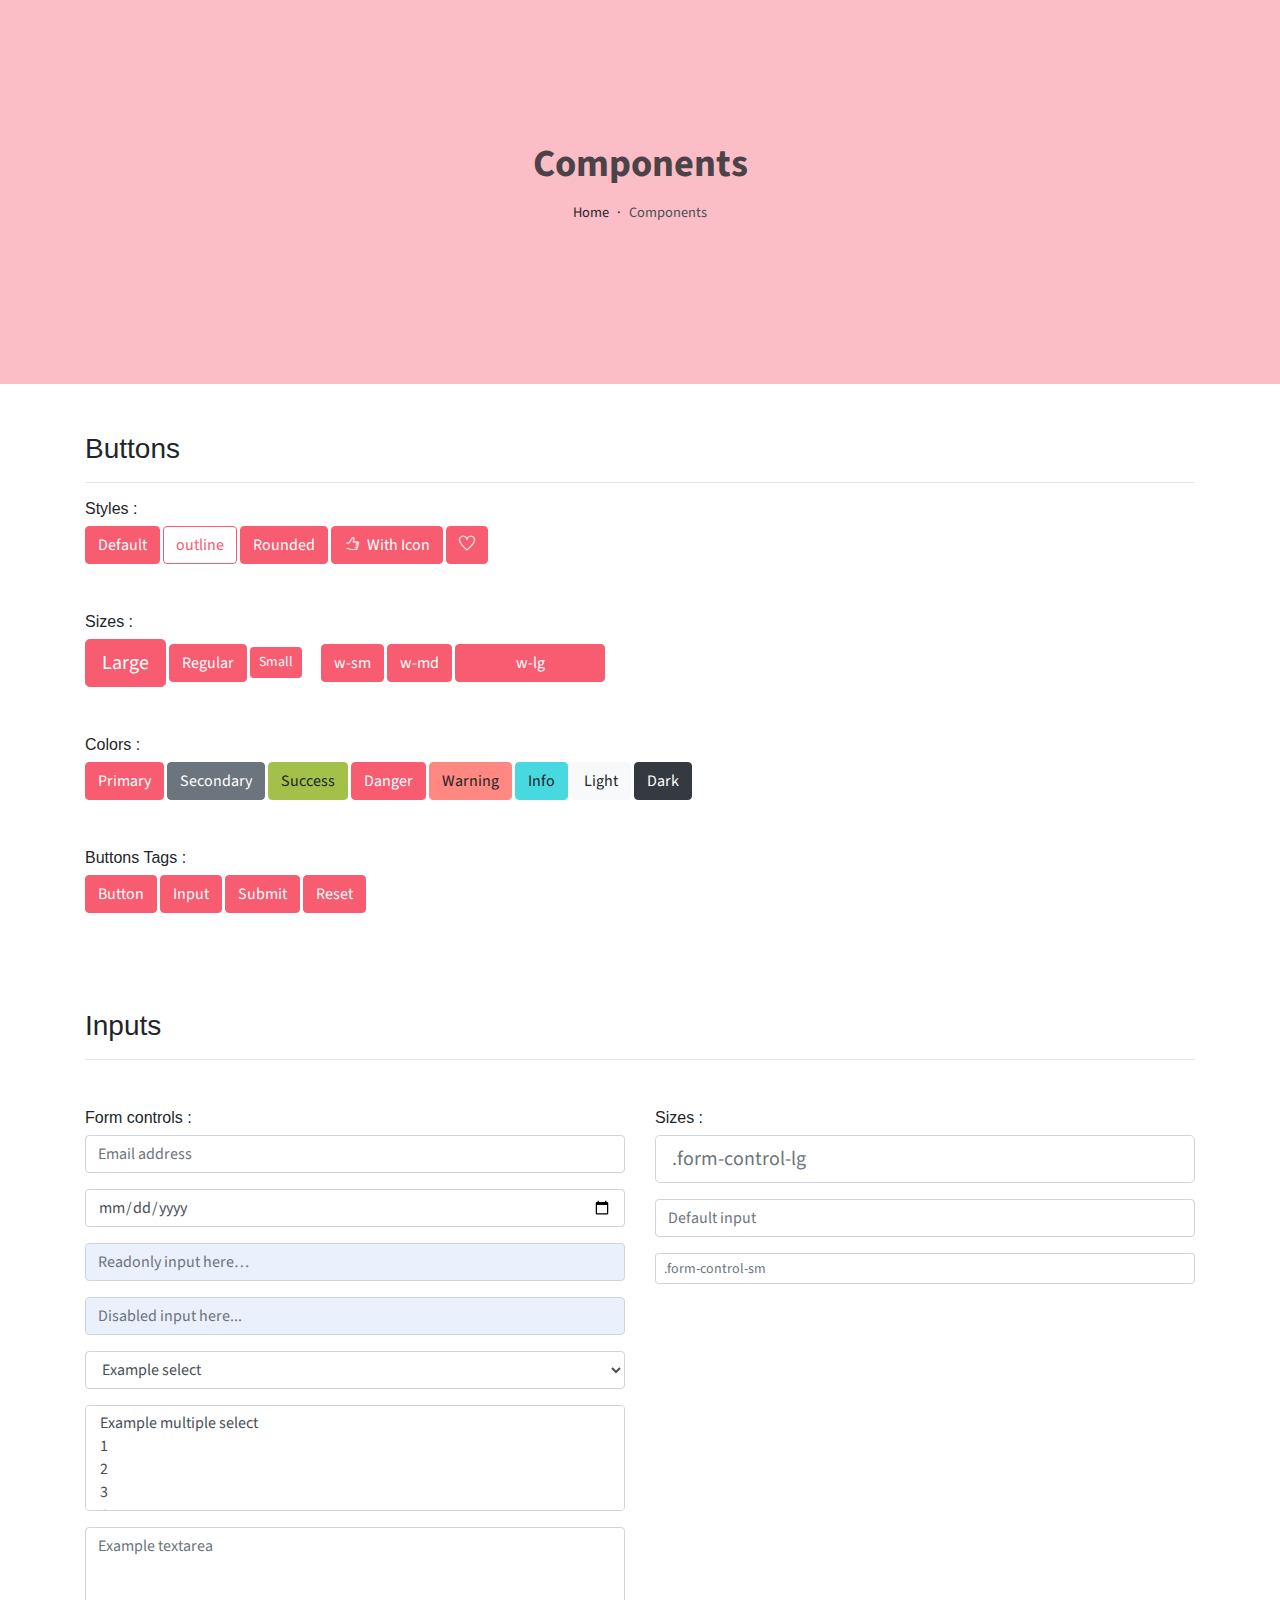
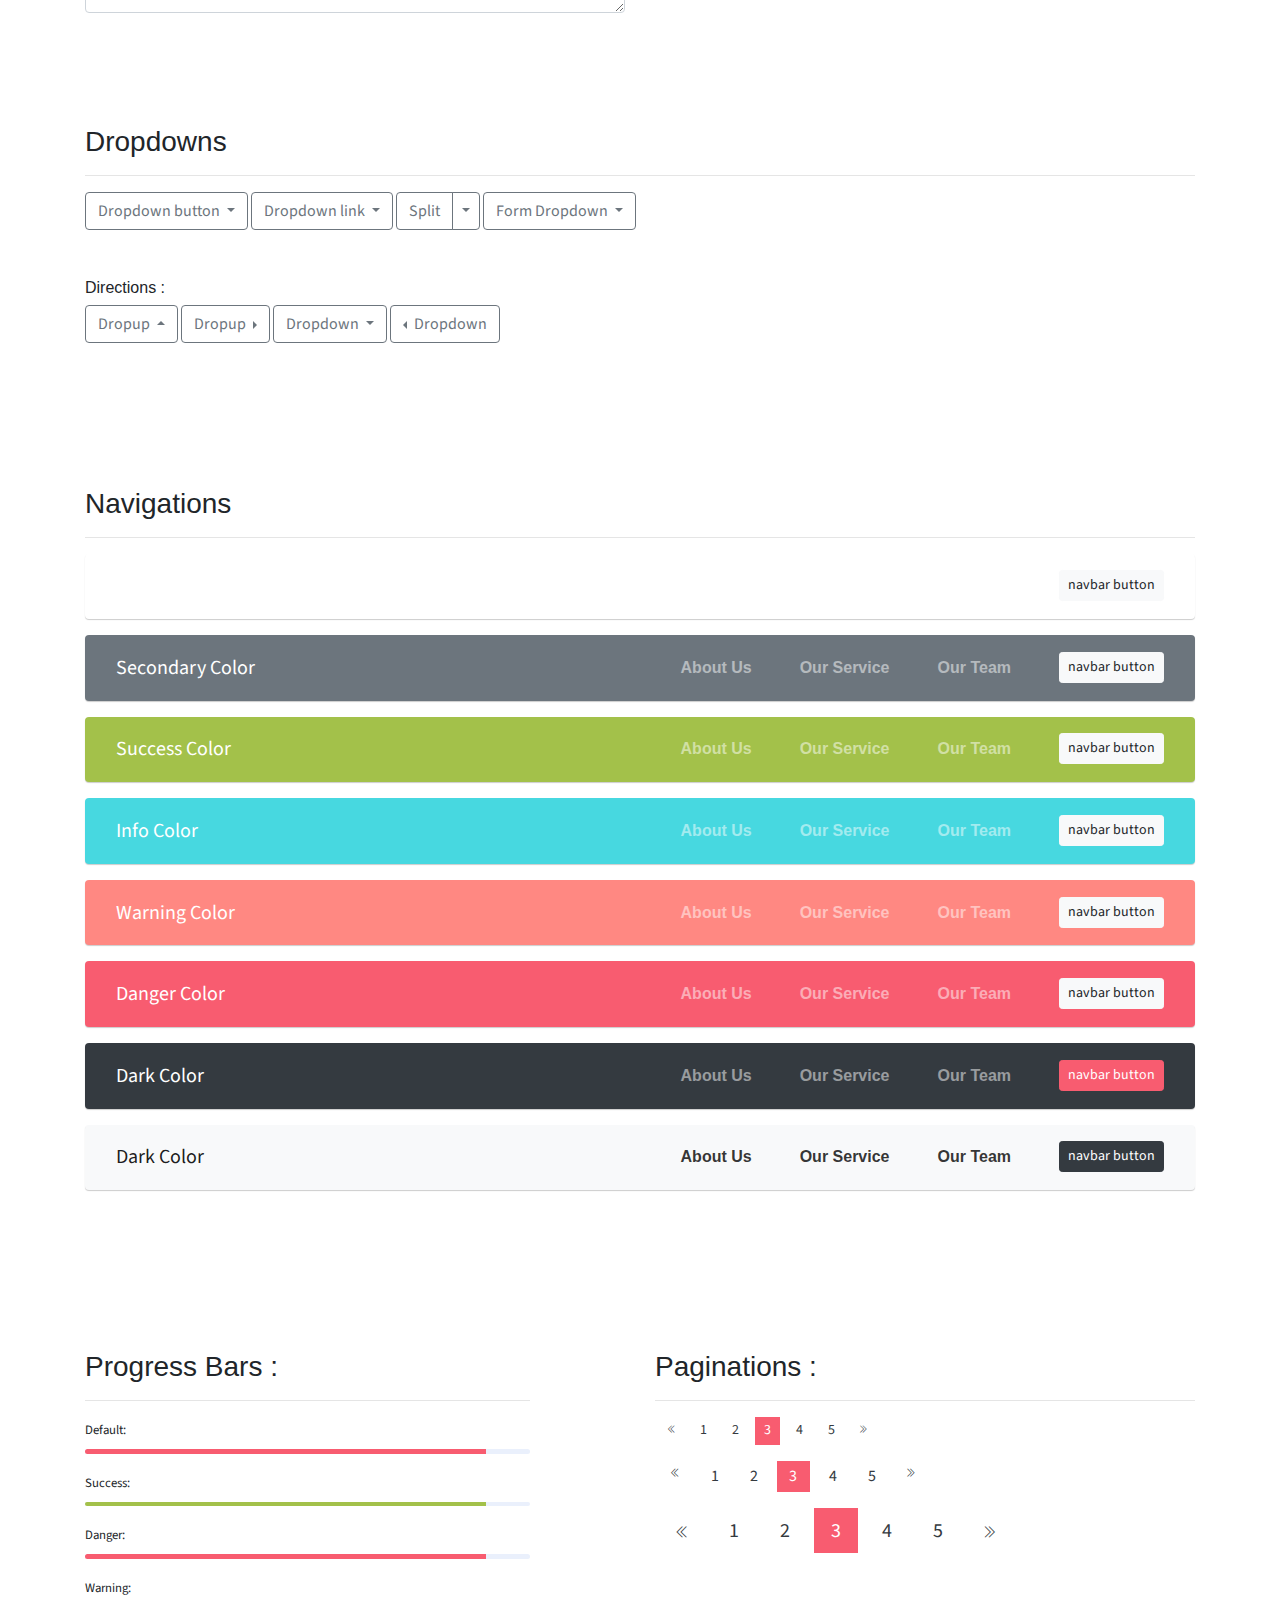
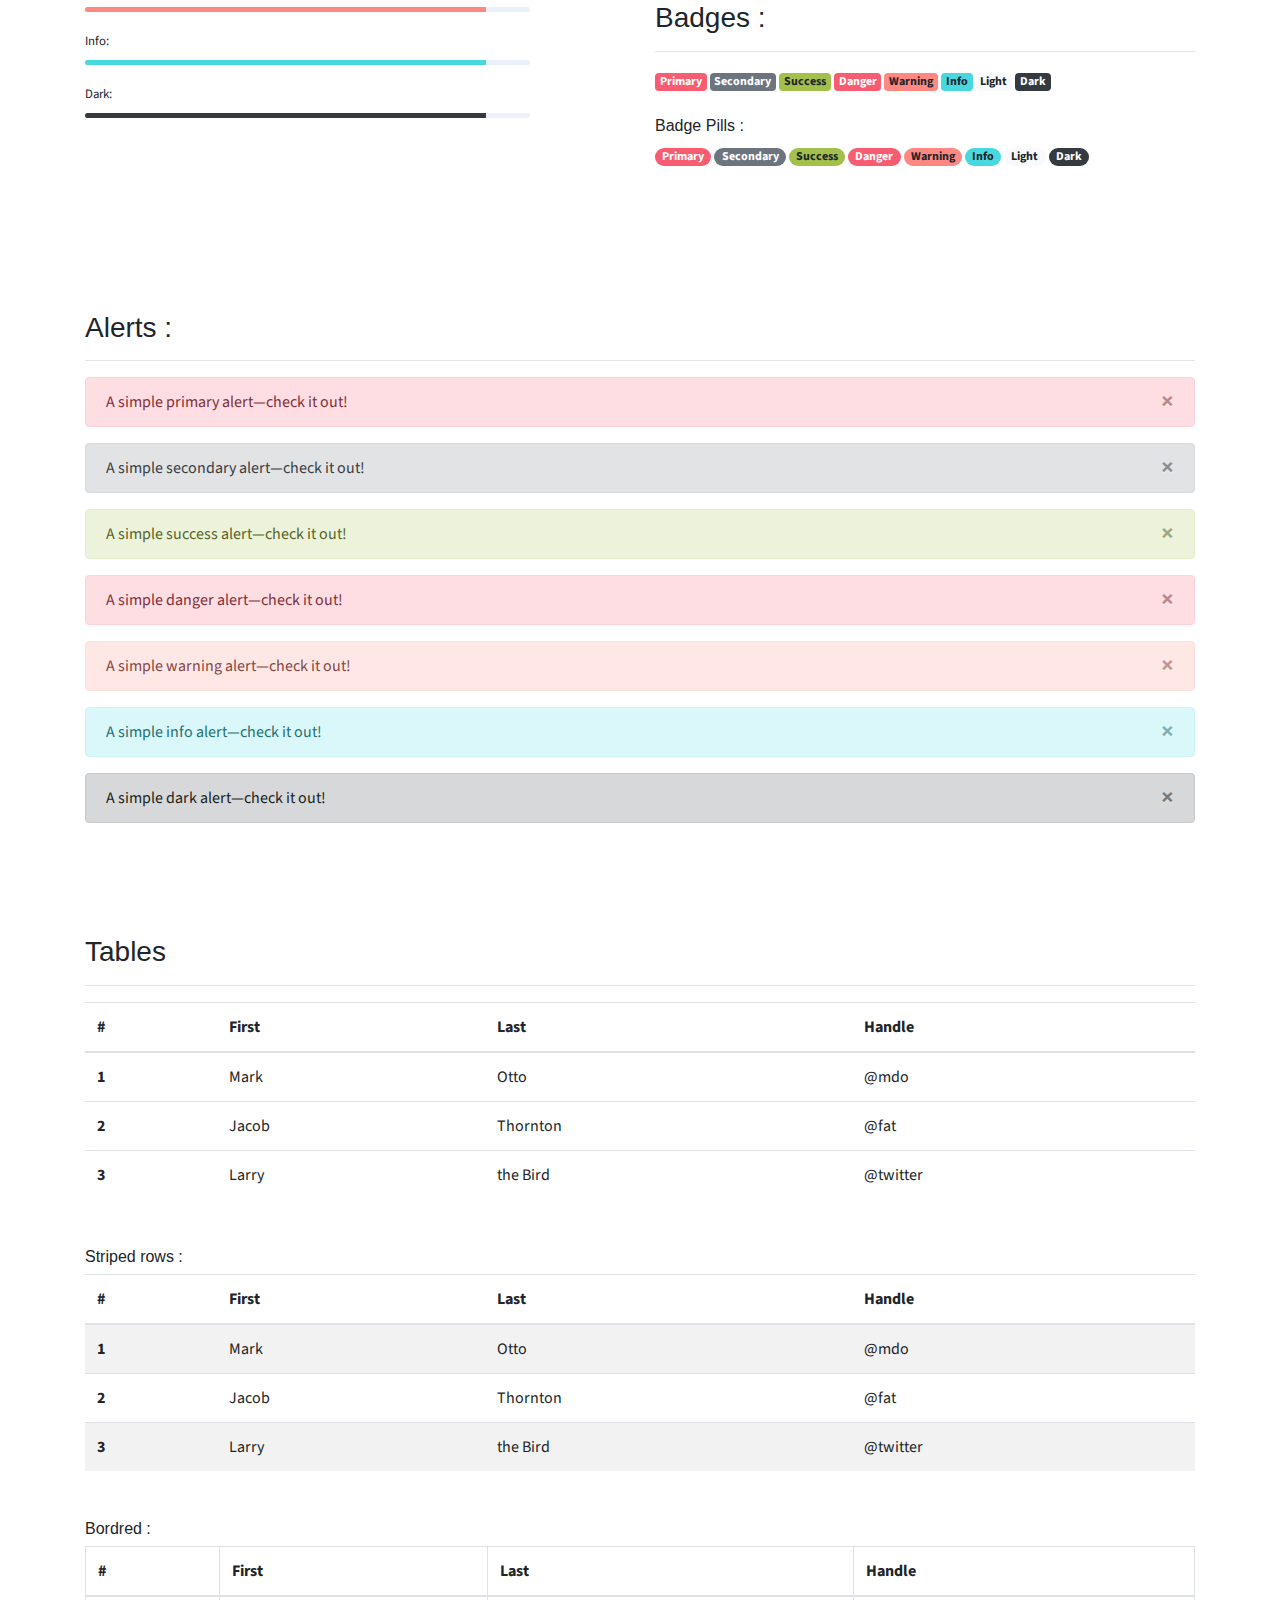
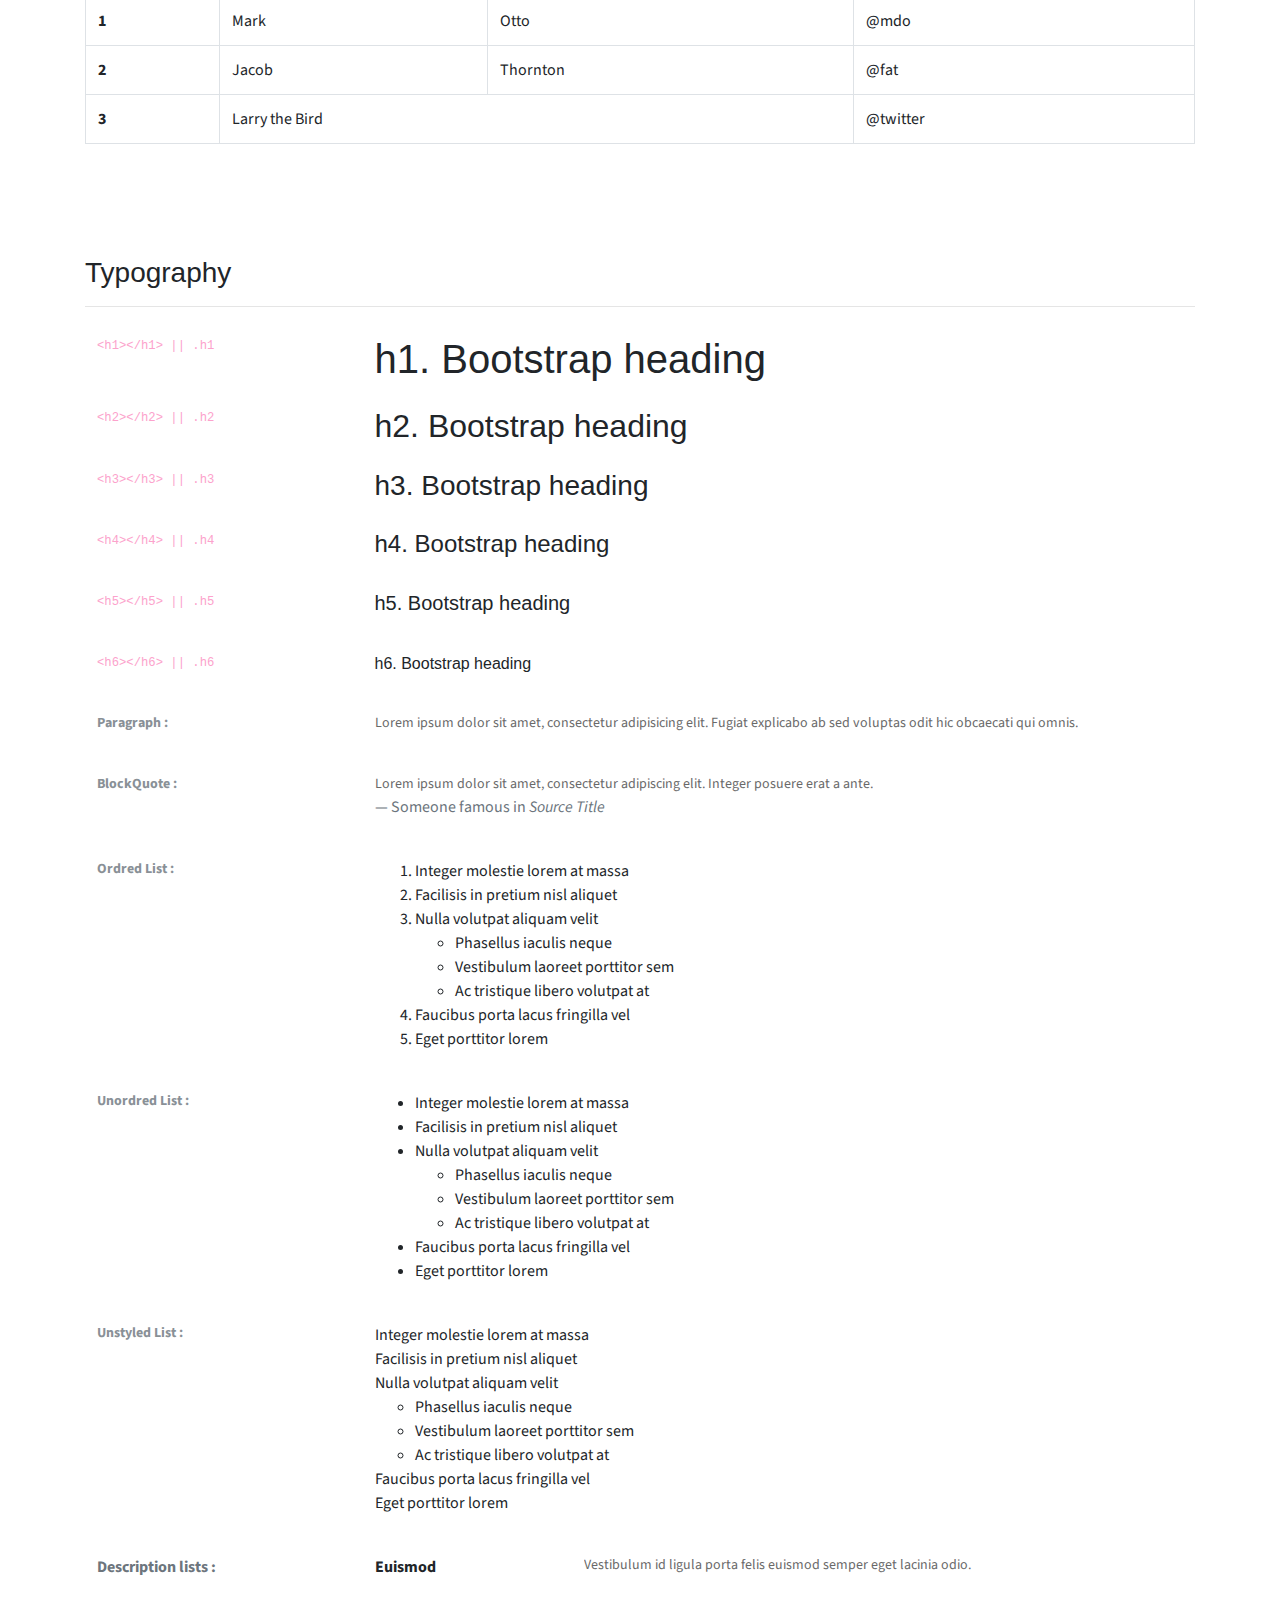
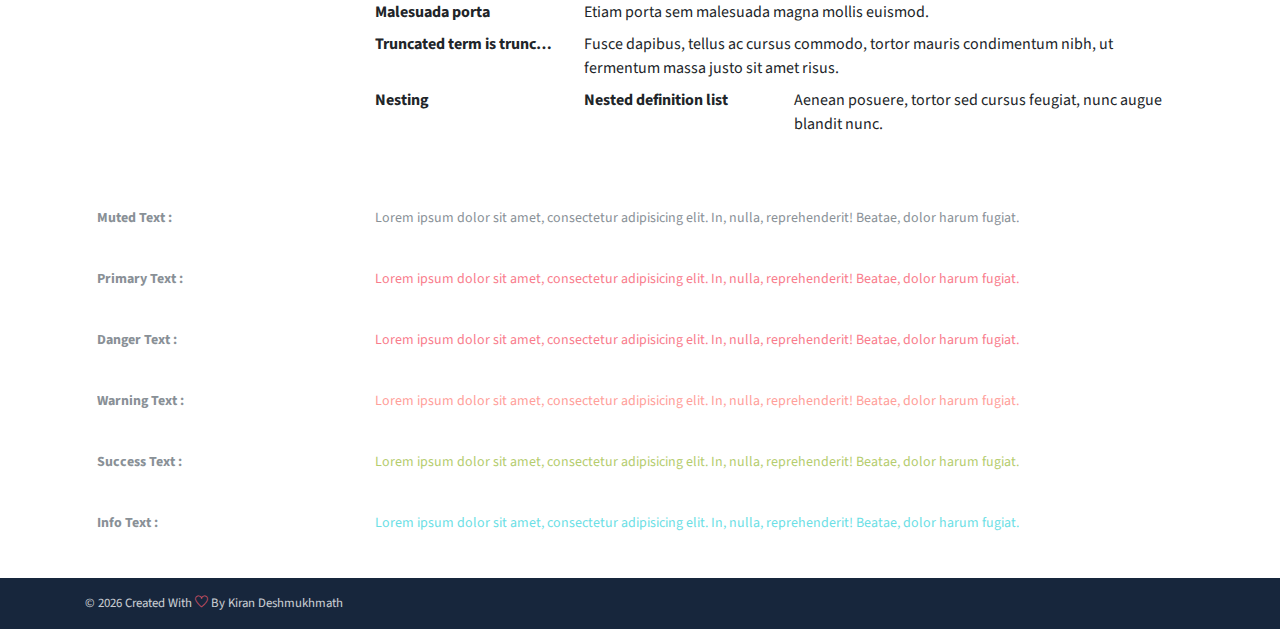
<file: components.html>
<!DOCTYPE html>
<html lang="en">

<head>
   <meta charset="utf-8">
   <meta name="viewport" content="width=device-width, initial-scale=1, shrink-to-fit=no">
   <meta name="description" content="anding page.">
   <meta name="author" content="kirandeshmukhmath">
   <title>kirandeshmukhmath Landing page | Components</title>
   <link rel="icon" href="assets/imgs/favicon.png" type="image/png">
   <!-- font icons -->
   <link rel="stylesheet" href="vendors/themify-icons/css/themify-icons.css">
   <!-- Bootstrap + Steller  -->
   <link rel="stylesheet" href="assets/css/johndoe.css">
</head>

<body>

   <!-- Page Header -->
   <header class="header header-mini">
      <div class="header-title">Components</div>
      <nav aria-label="breadcrumb">
         <ol class="breadcrumb">
            <li class="breadcrumb-item"><a href="/">Home</a></li>
            <li class="breadcrumb-item active" aria-current="page">Components</li>
         </ol>
      </nav>
   </header> <!-- End Of Page Header -->

   <!-- main content -->
   <div class="container">

      <!-- Buttons -->
      <h3 class="mt-5">Buttons</h3>
      <hr>
      <h6 class="section-secondary-title">Styles :</h6>
      <button class="btn btn-primary">Default</button>
      <button class="btn btn-outline-primary">outline</button>
      <button class="btn btn-primary rounded">Rounded</button>
      <button class="btn btn-primary rounded"><i class="ti-thumb-up pr-1"></i> With Icon</button>
      <button class="btn btn-primary circle"><i class="ti-heart"></i></button>

      <h6 class="section-secondary-title mt-5">Sizes :</h6>
      <button class="btn btn-primary btn-lg">Large</button>
      <button class="btn btn-primary ">Regular</button>
      <button class="btn btn-primary btn-sm">Small</button>
      <button class="btn btn-primary w-sm ml-3">w-sm</button>
      <button class="btn btn-primary w-md">w-md</button>
      <button class="btn btn-primary w-lg">w-lg</button>

      <h6 class="section-secondary-title mt-5">Colors :</h6>
      <button type="button" class="btn btn-primary">Primary</button>
      <button type="button" class="btn btn-secondary">Secondary</button>
      <button type="button" class="btn btn-success">Success</button>
      <button type="button" class="btn btn-danger">Danger</button>
      <button type="button" class="btn btn-warning">Warning</button>
      <button type="button" class="btn btn-info">Info</button>
      <button type="button" class="btn btn-light">Light</button>
      <button type="button" class="btn btn-dark">Dark</button>

      <h6 class="section-secondary-title mt-5">Buttons Tags :</h6>
      <button class="btn btn-primary" type="submit">Button</button>
      <input class="btn btn-primary" type="button" value="Input">
      <input class="btn btn-primary" type="submit" value="Submit">
      <input class="btn btn-primary" type="reset" value="Reset">

      <!-- devider -->
      <div class="py-5"></div>

      <!-- Inputs -->
      <h3>Inputs</h3>
      <hr>
      <div class="row mt-5">
         <div class="col-md-6">
            <h6 class="section-secondary-title">Form controls :</h6>
            <div class="form-group">
               <input type="email" class="form-control" id="exampleFormControlInput1" placeholder="Email address">
            </div>
            <div class="form-group">
               <input type="date" class="form-control" id="exampleFormControlInput1" placeholder="Date">
            </div>
            <div class="form-group">
               <input class="form-control" type="text" placeholder="Readonly input here…" readonly>
            </div>
            <div class="form-group">
               <input class="form-control" id="disabledInput" type="text" placeholder="Disabled input here..." disabled>
            </div>
            <div class="form-group">
               <select class="form-control" id="exampleFormControlSelect1">
                  <option>Example select</option>
                  <option>1</option>
                  <option>2</option>
                  <option>3</option>
                  <option>4</option>
                  <option>5</option>
               </select>
            </div>
            <div class="form-group">
               <select multiple class="form-control" id="exampleFormControlSelect2">
                  <option>Example multiple select</option>
                  <option>1</option>
                  <option>2</option>
                  <option>3</option>
                  <option>4</option>
                  <option>5</option>
               </select>
            </div>
            <div class="form-group">
               <textarea class="form-control" id="exampleFormControlTextarea1" rows="3"
                  placeholder="Example textarea"></textarea>
            </div>
         </div>
         <div class="col-md-6">
            <h6 class="section-secondary-title">Sizes :</h6>
            <div class="form-group">
               <input class="form-control form-control-lg" type="text" placeholder=".form-control-lg">
            </div>
            <div class="form-group">
               <input class="form-control" type="text" placeholder="Default input">
            </div>
            <div class="form-group">
               <input class="form-control form-control-sm" type="text" placeholder=".form-control-sm">
            </div>
         </div>
      </div> <!-- end of inputs -->

      <!-- devider -->
      <div class="py-5"></div>

      <!-- Dropdowns -->
      <h3 class="components-section-title font-weight-normal">Dropdowns</h3>
      <hr>
      <div class="dropdown d-inline-block">
         <button class="btn btn-outline-secondary dropdown-toggle" type="button" id="dropdownMenuButton"
            data-toggle="dropdown" aria-haspopup="true" aria-expanded="false">
            Dropdown button
         </button>
         <div class="dropdown-menu" aria-labelledby="dropdownMenuButton">
            <a class="dropdown-item" href="#">Action</a>
            <a class="dropdown-item" href="#">Another action</a>
            <a class="dropdown-item" href="#">Something else here</a>
         </div>
      </div>
      <div class="dropdown d-inline-block">
         <a class="btn btn-outline-secondary dropdown-toggle" href="#" role="button" id="dropdownMenuLink"
            data-toggle="dropdown" aria-haspopup="true" aria-expanded="false">
            Dropdown link
         </a>
         <div class="dropdown-menu" aria-labelledby="dropdownMenuLink">
            <a class="dropdown-item" href="#">Action</a>
            <a class="dropdown-item" href="#">Another action</a>
            <a class="dropdown-item" href="#">Something else here</a>
         </div>
      </div>
      <div class="btn-group">
         <button type="button" class="btn btn-outline-secondary">Split</button>
         <button type="button" class="btn btn-outline-secondary dropdown-toggle dropdown-toggle-split"
            data-toggle="dropdown" aria-haspopup="true" aria-expanded="false">
            <span class="sr-only">Toggle Dropdown</span>
         </button>
         <div class="dropdown-menu">
            <a class="dropdown-item" href="#">Action</a>
            <a class="dropdown-item" href="#">Another action</a>
            <a class="dropdown-item" href="#">Something else here</a>
            <div class="dropdown-divider"></div>
            <a class="dropdown-item" href="#">Separated link</a>
         </div>
      </div>
      <div class="btn-group">
         <button class="btn btn-outline-secondary dropdown-toggle" type="button" id="dropdownMenuButton"
            data-toggle="dropdown" aria-haspopup="true" aria-expanded="false">
            Form Dropdown
         </button>
         <div class="dropdown-menu form">
            <form class="px-4 py-3">
               <div class="form-group">
                  <input type="email" class="form-control" id="exampleDropdownFormEmail1"
                     placeholder="email@example.com">
               </div>
               <div class="form-group">
                  <input type="password" class="form-control" id="exampleDropdownFormPassword1" placeholder="Password">
               </div>
               <div class="form-check mb-3">
                  <input type="checkbox" class="form-check-input" id="dropdownCheck">
                  <label class="form-check-label" for="dropdownCheck">
                     Remember me
                  </label>
               </div>
               <button type="submit" class="btn btn-primary btn-block">Sign in</button>
            </form>
            <div class="dropdown-divider"></div>
            <a class="dropdown-item" href="#"><small>New around here? Sign up</small></a>
            <a class="dropdown-item" href="#"><small>Forgot password?</small></a>
         </div>
      </div>
      <h6 class="section-secondary-title mt-5">Directions :</h6>
      <div class="btn-group dropup">
         <button type="button" class="btn btn-outline-secondary dropdown-toggle" data-toggle="dropdown"
            aria-haspopup="true" aria-expanded="false">
            Dropup
         </button>
         <div class="dropdown-menu">
            <a class="dropdown-item" href="#">Action</a>
            <a class="dropdown-item" href="#">Another action</a>
            <a class="dropdown-item" href="#">Something else here</a>
            <div class="dropdown-divider"></div>
            <a class="dropdown-item" href="#">Separated link</a>
         </div>
      </div>
      <div class="btn-group dropright">
         <button type="button" class="btn btn-outline-secondary dropdown-toggle" data-toggle="dropdown"
            aria-haspopup="true" aria-expanded="false">
            Dropup
         </button>
         <div class="dropdown-menu">
            <a class="dropdown-item" href="#">Action</a>
            <a class="dropdown-item" href="#">Another action</a>
            <a class="dropdown-item" href="#">Something else here</a>
            <div class="dropdown-divider"></div>
            <a class="dropdown-item" href="#">Separated link</a>
         </div>
      </div>
      <div class="btn-group">
         <button type="button" class="btn btn-outline-secondary dropdown-toggle" data-toggle="dropdown"
            aria-haspopup="true" aria-expanded="false">
            Dropdown
         </button>
         <div class="dropdown-menu">
            <a class="dropdown-item" href="#">Action</a>
            <a class="dropdown-item" href="#">Another action</a>
            <a class="dropdown-item" href="#">Something else here</a>
            <div class="dropdown-divider"></div>
            <a class="dropdown-item" href="#">Separated link</a>
         </div>
      </div>
      <div class="btn-group dropleft">
         <button type="button" class="btn btn-outline-secondary dropdown-toggle" data-toggle="dropdown"
            aria-haspopup="true" aria-expanded="false">
            Dropdown
         </button>
         <div class="dropdown-menu">
            <a class="dropdown-item" href="#">Action</a>
            <a class="dropdown-item" href="#">Another action</a>
            <a class="dropdown-item" href="#">Something else here</a>
            <div class="dropdown-divider"></div>
            <a class="dropdown-item" href="#">Separated link</a>
         </div>
      </div> <!-- end of Dropdowns -->

      <!-- devider -->
      <div class="py-5"></div>

      <!-- navbars -->
      <h3 class="components-section-title font-weight-normal mt-5">Navigations</h3>
      <hr>
      <nav class="navbar navbar-expand-sm navbar-dark bg-primary rounded shadow mb-3">
         <div class="container">
            <a class="navbar-brand" href="#">Primary Color</a>
            <button class="navbar-toggler ml-auto" type="button" data-toggle="collapse"
               data-target="#navbarSupportedContent" aria-controls="navbarSupportedContent" aria-expanded="false"
               aria-label="Toggle navigation">
               <span class="navbar-toggler-icon"></span>
            </button>
            <div class="collapse navbar-collapse" id="navbarSupportedContent">
               <ul class="navbar-nav ml-auto">
                  <li class="nav-item">
                     <a class="nav-link" href="#about">About Us</a>
                  </li>
                  <li class="nav-item">
                     <a class="nav-link" href="#service">Our Service</a>
                  </li>
                  <li class="nav-item">
                     <a class="nav-link" href="#team">Our Team</a>
                  </li>
                  <li class="nav-item">
                     <a href="#book-table" class="ml-4 mt-1 btn btn-light btn-sm">navbar button</a>
                  </li>
               </ul>
            </div>
         </div>
      </nav>
      <nav class="navbar navbar-expand-sm navbar-dark bg-secondary rounded shadow mb-3">
         <div class="container">
            <a class="navbar-brand" href="#">Secondary Color</a>
            <button class="navbar-toggler ml-auto" type="button" data-toggle="collapse"
               data-target="#navbarSupportedContent" aria-controls="navbarSupportedContent" aria-expanded="false"
               aria-label="Toggle navigation">
               <span class="navbar-toggler-icon"></span>
            </button>
            <div class="collapse navbar-collapse" id="navbarSupportedContent">
               <ul class="navbar-nav ml-auto">
                  <li class="nav-item">
                     <a class="nav-link" href="#about">About Us</a>
                  </li>
                  <li class="nav-item">
                     <a class="nav-link" href="#service">Our Service</a>
                  </li>
                  <li class="nav-item">
                     <a class="nav-link" href="#team">Our Team</a>
                  </li>
                  <li class="nav-item">
                     <a href="#book-table" class="ml-4 mt-1 btn btn-light btn-sm">navbar button</a>
                  </li>
               </ul>
            </div>
         </div>
      </nav>
      <nav class="navbar navbar-expand-sm navbar-dark bg-success rounded shadow mb-3">
         <div class="container">
            <a class="navbar-brand" href="#">Success Color</a>
            <button class="navbar-toggler ml-auto" type="button" data-toggle="collapse"
               data-target="#navbarSupportedContent" aria-controls="navbarSupportedContent" aria-expanded="false"
               aria-label="Toggle navigation">
               <span class="navbar-toggler-icon"></span>
            </button>
            <div class="collapse navbar-collapse" id="navbarSupportedContent">
               <ul class="navbar-nav ml-auto">
                  <li class="nav-item">
                     <a class="nav-link" href="#about">About Us</a>
                  </li>
                  <li class="nav-item">
                     <a class="nav-link" href="#service">Our Service</a>
                  </li>
                  <li class="nav-item">
                     <a class="nav-link" href="#team">Our Team</a>
                  </li>
                  <li class="nav-item">
                     <a href="#book-table" class="ml-4 mt-1 btn btn-light btn-sm">navbar button</a>
                  </li>
               </ul>
            </div>
         </div>
      </nav>
      <nav class="navbar navbar-expand-sm navbar-dark bg-info rounded shadow mb-3">
         <div class="container">
            <a class="navbar-brand" href="#">Info Color</a>
            <button class="navbar-toggler ml-auto" type="button" data-toggle="collapse"
               data-target="#navbarSupportedContent" aria-controls="navbarSupportedContent" aria-expanded="false"
               aria-label="Toggle navigation">
               <span class="navbar-toggler-icon"></span>
            </button>
            <div class="collapse navbar-collapse" id="navbarSupportedContent">
               <ul class="navbar-nav ml-auto">
                  <li class="nav-item">
                     <a class="nav-link" href="#about">About Us</a>
                  </li>
                  <li class="nav-item">
                     <a class="nav-link" href="#service">Our Service</a>
                  </li>
                  <li class="nav-item">
                     <a class="nav-link" href="#team">Our Team</a>
                  </li>
                  <li class="nav-item">
                     <a href="#book-table" class="ml-4 mt-1 btn btn-light btn-sm">navbar button</a>
                  </li>
               </ul>
            </div>
         </div>
      </nav>
      <nav class="navbar navbar-expand-sm navbar-dark bg-warning rounded shadow mb-3">
         <div class="container">
            <a class="navbar-brand" href="#">Warning Color</a>
            <button class="navbar-toggler ml-auto" type="button" data-toggle="collapse"
               data-target="#navbarSupportedContent" aria-controls="navbarSupportedContent" aria-expanded="false"
               aria-label="Toggle navigation">
               <span class="navbar-toggler-icon"></span>
            </button>
            <div class="collapse navbar-collapse" id="navbarSupportedContent">
               <ul class="navbar-nav ml-auto">
                  <li class="nav-item">
                     <a class="nav-link" href="#about">About Us</a>
                  </li>
                  <li class="nav-item">
                     <a class="nav-link" href="#service">Our Service</a>
                  </li>
                  <li class="nav-item">
                     <a class="nav-link" href="#team">Our Team</a>
                  </li>
                  <li class="nav-item">
                     <a href="#book-table" class="ml-4 mt-1 btn btn-light btn-sm">navbar button</a>
                  </li>
               </ul>
            </div>
         </div>
      </nav>
      <nav class="navbar navbar-expand-sm navbar-dark bg-danger rounded shadow mb-3">
         <div class="container">
            <a class="navbar-brand" href="#">Danger Color</a>
            <button class="navbar-toggler ml-auto" type="button" data-toggle="collapse"
               data-target="#navbarSupportedContent" aria-controls="navbarSupportedContent" aria-expanded="false"
               aria-label="Toggle navigation">
               <span class="navbar-toggler-icon"></span>
            </button>
            <div class="collapse navbar-collapse" id="navbarSupportedContent">
               <ul class="navbar-nav ml-auto">
                  <li class="nav-item">
                     <a class="nav-link" href="#about">About Us</a>
                  </li>
                  <li class="nav-item">
                     <a class="nav-link" href="#service">Our Service</a>
                  </li>
                  <li class="nav-item">
                     <a class="nav-link" href="#team">Our Team</a>
                  </li>
                  <li class="nav-item">
                     <a href="#book-table" class="ml-4 mt-1 btn btn-light btn-sm">navbar button</a>
                  </li>
               </ul>
            </div>
         </div>
      </nav>
      <nav class="navbar navbar-expand-sm navbar-dark bg-dark rounded shadow mb-3">
         <div class="container">
            <a class="navbar-brand" href="#">Dark Color</a>
            <button class="navbar-toggler ml-auto" type="button" data-toggle="collapse"
               data-target="#navbarSupportedContent" aria-controls="navbarSupportedContent" aria-expanded="false"
               aria-label="Toggle navigation">
               <span class="navbar-toggler-icon"></span>
            </button>
            <div class="collapse navbar-collapse" id="navbarSupportedContent">
               <ul class="navbar-nav ml-auto">
                  <li class="nav-item">
                     <a class="nav-link" href="#about">About Us</a>
                  </li>
                  <li class="nav-item">
                     <a class="nav-link" href="#service">Our Service</a>
                  </li>
                  <li class="nav-item">
                     <a class="nav-link" href="#team">Our Team</a>
                  </li>
                  <li class="nav-item">
                     <a href="#book-table" class="ml-4 mt-1 btn btn-primary btn-sm">navbar button</a>
                  </li>
               </ul>
            </div>
         </div>
      </nav>
      <nav class="navbar navbar-expand-sm navbar-light bg-light rounded shadow mb-3">
         <div class="container">
            <a class="navbar-brand" href="#">Dark Color</a>
            <button class="navbar-toggler ml-auto" type="button" data-toggle="collapse"
               data-target="#navbarSupportedContent" aria-controls="navbarSupportedContent" aria-expanded="false"
               aria-label="Toggle navigation">
               <span class="navbar-toggler-icon"></span>
            </button>
            <div class="collapse navbar-collapse" id="navbarSupportedContent">
               <ul class="navbar-nav ml-auto">
                  <li class="nav-item">
                     <a class="nav-link" href="#about">About Us</a>
                  </li>
                  <li class="nav-item">
                     <a class="nav-link" href="#service">Our Service</a>
                  </li>
                  <li class="nav-item">
                     <a class="nav-link" href="#team">Our Team</a>
                  </li>
                  <li class="nav-item">
                     <a href="#book-table" class="ml-4 mt-1 btn btn-dark btn-sm">navbar button</a>
                  </li>
               </ul>
            </div>
         </div>
      </nav>
      <!-- End of navbars -->

      <!-- devider -->
      <div class="py-5"></div>

      <!-- progress bars -->
      <div class="row justify-content-between">
         <div class="col-md-5">
            <h3 class="components-section-title font-weight-normal mt-5">Progress Bars :</h3>
            <hr>
            <small>Default: </small>
            <div class="progress mt-2 mb-3">
               <div class="progress-bar" role="progressbar" style="width: 90%" aria-valuenow="25" aria-valuemin="0"
                  aria-valuemax="100"></div>
            </div>
            <small>Success:</small>
            <div class="progress mt-2 mb-3">
               <div class="progress-bar bg-success" role="progressbar" style="width: 90%" aria-valuenow="25"
                  aria-valuemin="0" aria-valuemax="100"></div>
            </div>
            <small>Danger:</small>
            <div class="progress mt-2 mb-3">
               <div class="progress-bar bg-danger" role="progressbar" style="width: 90%" aria-valuenow="25"
                  aria-valuemin="0" aria-valuemax="100"></div>
            </div>
            <small>Warning:</small>
            <div class="progress mt-2 mb-3">
               <div class="progress-bar bg-warning" role="progressbar" style="width: 90%" aria-valuenow="25"
                  aria-valuemin="0" aria-valuemax="100"></div>
            </div>
            <small>Info:</small>
            <div class="progress mt-2 mb-3">
               <div class="progress-bar bg-info" role="progressbar" style="width: 90%" aria-valuenow="25"
                  aria-valuemin="0" aria-valuemax="100"></div>
            </div>
            <small>Dark:</small>
            <div class="progress mt-2 mb-3">
               <div class="progress-bar bg-dark" role="progressbar" style="width: 90%" aria-valuenow="25"
                  aria-valuemin="0" aria-valuemax="100"></div>
            </div>
         </div>
         <div class="col-md-6">
            <h3 class="components-section-title font-weight-normal mt-5">Paginations :</h3>
            <hr>
            <nav aria-label="Page navigation example">
               <ul class="pagination pagination-sm">
                  <li class="page-item"><a class="page-link" href="#"><i class="ti-angle-double-left"></i></a></li>
                  <li class="page-item"><a class="page-link" href="#">1</a></li>
                  <li class="page-item"><a class="page-link" href="#">2</a></li>
                  <li class="page-item active"><a class="page-link" href="#">3</a></li>
                  <li class="page-item"><a class="page-link" href="#">4</a></li>
                  <li class="page-item"><a class="page-link" href="#">5</a></li>
                  <li class="page-item"><a class="page-link" href="#"><i class="ti-angle-double-right"></i></a></li>
               </ul>
            </nav>
            <nav aria-label="Page navigation example">
               <ul class="pagination">
                  <li class="page-item"><a class="page-link" href="#"><i class="ti-angle-double-left"></i></a></li>
                  <li class="page-item"><a class="page-link" href="#">1</a></li>
                  <li class="page-item"><a class="page-link" href="#">2</a></li>
                  <li class="page-item active"><a class="page-link" href="#">3</a></li>
                  <li class="page-item"><a class="page-link" href="#">4</a></li>
                  <li class="page-item"><a class="page-link" href="#">5</a></li>
                  <li class="page-item"><a class="page-link" href="#"><i class="ti-angle-double-right"></i></a></li>
               </ul>
            </nav>
            <nav aria-label="Page navigation example">
               <ul class="pagination pagination-lg">
                  <li class="page-item"><a class="page-link" href="#"><i class="ti-angle-double-left"></i></a></li>
                  <li class="page-item"><a class="page-link" href="#">1</a></li>
                  <li class="page-item"><a class="page-link" href="#">2</a></li>
                  <li class="page-item active"><a class="page-link" href="#">3</a></li>
                  <li class="page-item"><a class="page-link" href="#">4</a></li>
                  <li class="page-item"><a class="page-link" href="#">5</a></li>
                  <li class="page-item"><a class="page-link" href="#"><i class="ti-angle-double-right"></i></a></li>
               </ul>
            </nav>

            <!-- Badges -->
            <h3 class="components-section-title font-weight-normal mt-5">Badges :</h3>
            <hr>
            <span class="badge badge-primary">Primary</span>
            <span class="badge badge-secondary">Secondary</span>
            <span class="badge badge-success">Success</span>
            <span class="badge badge-danger">Danger</span>
            <span class="badge badge-warning">Warning</span>
            <span class="badge badge-info">Info</span>
            <span class="badge badge-light">Light</span>
            <span class="badge badge-dark">Dark</span>
            <h6 class="section-secondary-title mt-4 mb-2">Badge Pills :</h6>
            <span class="badge badge-pill badge-primary">Primary</span>
            <span class="badge badge-pill badge-secondary">Secondary</span>
            <span class="badge badge-pill badge-success">Success</span>
            <span class="badge badge-pill badge-danger">Danger</span>
            <span class="badge badge-pill badge-warning">Warning</span>
            <span class="badge badge-pill badge-info">Info</span>
            <span class="badge badge-pill badge-light">Light</span>
            <span class="badge badge-pill badge-dark">Dark</span>
         </div>
      </div> <!-- End of Progress bars -->

      <!-- devider -->
      <div class="py-5"></div>

      <!-- Alerts -->
      <h3 class="components-section-title font-weight-normal mt-5">Alerts :</h3>
      <hr>
      <div class="alert alert-primary alert-dismissible fade show" role="alert">
         A simple primary alert—check it out!
         <button type="button" class="close" data-dismiss="alert" aria-label="Close">
            <span aria-hidden="true">&times;</span>
         </button>
      </div>
      <div class="alert alert-secondary alert-dismissible fade show" role="alert">
         A simple secondary alert—check it out!
         <button type="button" class="close" data-dismiss="alert" aria-label="Close">
            <span aria-hidden="true">&times;</span>
         </button>
      </div>
      <div class="alert alert-success alert-dismissible fade show" role="alert">
         A simple success alert—check it out!
         <button type="button" class="close" data-dismiss="alert" aria-label="Close">
            <span aria-hidden="true">&times;</span>
         </button>
      </div>
      <div class="alert alert-danger alert-dismissible fade show" role="alert">
         A simple danger alert—check it out!
         <button type="button" class="close" data-dismiss="alert" aria-label="Close">
            <span aria-hidden="true">&times;</span>
         </button>
      </div>
      <div class="alert alert-warning alert-dismissible fade show" role="alert">
         A simple warning alert—check it out!
         <button type="button" class="close" data-dismiss="alert" aria-label="Close">
            <span aria-hidden="true">&times;</span>
         </button>
      </div>
      <div class="alert alert-info alert-dismissible fade show" role="alert">
         A simple info alert—check it out!
         <button type="button" class="close" data-dismiss="alert" aria-label="Close">
            <span aria-hidden="true">&times;</span>
         </button>
      </div>
      <div class="alert alert-dark alert-dismissible fade show" role="alert">
         A simple dark alert—check it out!
         <button type="button" class="close" data-dismiss="alert" aria-label="Close">
            <span aria-hidden="true">&times;</span>
         </button>
      </div>
      <!-- end of alerts -->

      <!-- devider -->
      <div class="py-5"></div>

      <!-- tables -->
      <h3 class="components-section-title">Tables</h3>
      <hr>
      <table class="table">
         <thead>
            <tr>
               <th scope="col">#</th>
               <th scope="col">First</th>
               <th scope="col">Last</th>
               <th scope="col">Handle</th>
            </tr>
         </thead>
         <tbody>
            <tr>
               <th scope="row">1</th>
               <td>Mark</td>
               <td>Otto</td>
               <td>@mdo</td>
            </tr>
            <tr>
               <th scope="row">2</th>
               <td>Jacob</td>
               <td>Thornton</td>
               <td>@fat</td>
            </tr>
            <tr>
               <th scope="row">3</th>
               <td>Larry</td>
               <td>the Bird</td>
               <td>@twitter</td>
            </tr>
         </tbody>
      </table>

      <h6 class="section-secondary-title mt-5">Striped rows :</h6>
      <table class="table table-striped">
         <thead>
            <tr>
               <th scope="col">#</th>
               <th scope="col">First</th>
               <th scope="col">Last</th>
               <th scope="col">Handle</th>
            </tr>
         </thead>
         <tbody>
            <tr>
               <th scope="row">1</th>
               <td>Mark</td>
               <td>Otto</td>
               <td>@mdo</td>
            </tr>
            <tr>
               <th scope="row">2</th>
               <td>Jacob</td>
               <td>Thornton</td>
               <td>@fat</td>
            </tr>
            <tr>
               <th scope="row">3</th>
               <td>Larry</td>
               <td>the Bird</td>
               <td>@twitter</td>
            </tr>
         </tbody>
      </table>

      <h6 class="section-secondary-title mt-5">Bordred :</h6>
      <table class="table table-bordered">
         <thead>
            <tr>
               <th scope="col">#</th>
               <th scope="col">First</th>
               <th scope="col">Last</th>
               <th scope="col">Handle</th>
            </tr>
         </thead>
         <tbody>
            <tr>
               <th scope="row">1</th>
               <td>Mark</td>
               <td>Otto</td>
               <td>@mdo</td>
            </tr>
            <tr>
               <th scope="row">2</th>
               <td>Jacob</td>
               <td>Thornton</td>
               <td>@fat</td>
            </tr>
            <tr>
               <th scope="row">3</th>
               <td colspan="2">Larry the Bird</td>
               <td>@twitter</td>
            </tr>
         </tbody>
      </table>
      <!-- end of tables -->

      <!-- devider -->
      <div class="py-5"></div>

      <!-- typography -->
      <h3 class="components-section-title">Typography</h3>
      <hr>

      <table class="table table-borderless v-align-center">
         <tbody>
            <tr>
               <td>
                  <p><code class="highlighter-rouge">&lt;h1&gt;&lt;/h1&gt; || .h1</code></p>
               </td>
               <td class="w-75"><span class="h1">h1. Bootstrap heading</span></td>
            </tr>
            <tr>
               <td>
                  <p><code class="highlighter-rouge">&lt;h2&gt;&lt;/h2&gt; || .h2</code></p>
               </td>
               <td><span class="h2">h2. Bootstrap heading</span></td>
            </tr>
            <tr>
               <td>
                  <p><code class="highlighter-rouge">&lt;h3&gt;&lt;/h3&gt; || .h3</code></p>
               </td>
               <td><span class="h3">h3. Bootstrap heading</span></td>
            </tr>
            <tr>
               <td>
                  <p><code class="highlighter-rouge">&lt;h4&gt;&lt;/h4&gt; || .h4</code></p>
               </td>
               <td><span class="h4">h4. Bootstrap heading</span></td>
            </tr>
            <tr>
               <td>
                  <p><code class="highlighter-rouge">&lt;h5&gt;&lt;/h5&gt; || .h5</code></p>
               </td>
               <td><span class="h5">h5. Bootstrap heading</span></td>
            </tr>
            <tr>
               <td>
                  <p><code class="highlighter-rouge">&lt;h6&gt;&lt;/h6&gt; || .h6</code></p>
               </td>
               <td><span class="h6">h6. Bootstrap heading</span></td>
            </tr>
            <tr>
               <td>
                  <p class="font-weight-bold text-muted">Paragraph :</p>
               </td>
               <td>
                  <p>Lorem ipsum dolor sit amet, consectetur adipisicing elit. Fugiat explicabo ab sed voluptas odit hic
                     obcaecati qui omnis.</p>
               </td>
            </tr>
            <tr>
               <td>
                  <p class="font-weight-bold text-muted">BlockQuote :</p>
               </td>
               <td>
                  <blockquote class="blockquote">
                     <p class="mb-0">Lorem ipsum dolor sit amet, consectetur adipiscing elit. Integer posuere erat a
                        ante.</p>
                     <footer class="blockquote-footer">Someone famous in <cite title="Source Title">Source Title</cite>
                     </footer>
                  </blockquote>
               </td>
            </tr>


            <tr>
               <td>
                  <p class="font-weight-bold text-muted">Ordred List :</p>
               </td>
               <td>
                  <ol>
                     <li>Integer molestie lorem at massa</li>
                     <li>Facilisis in pretium nisl aliquet</li>
                     <li>Nulla volutpat aliquam velit
                        <ul>
                           <li>Phasellus iaculis neque</li>
                           <li>Vestibulum laoreet porttitor sem</li>
                           <li>Ac tristique libero volutpat at</li>
                        </ul>
                     </li>
                     <li>Faucibus porta lacus fringilla vel</li>
                     <li>Eget porttitor lorem</li>
                  </ol>
               </td>
            </tr>
            <tr>
               <td>
                  <p class="font-weight-bold text-muted">Unordred List :</p>
               </td>
               <td>
                  <ul>
                     <li>Integer molestie lorem at massa</li>
                     <li>Facilisis in pretium nisl aliquet</li>
                     <li>Nulla volutpat aliquam velit
                        <ul>
                           <li>Phasellus iaculis neque</li>
                           <li>Vestibulum laoreet porttitor sem</li>
                           <li>Ac tristique libero volutpat at</li>
                        </ul>
                     </li>
                     <li>Faucibus porta lacus fringilla vel</li>
                     <li>Eget porttitor lorem</li>
                  </ul>
               </td>
            </tr>
            <tr>
               <td>
                  <p class="font-weight-bold text-muted">Unstyled List :</p>
               </td>
               <td>
                  <ul class="list-unstyled">
                     <li>Integer molestie lorem at massa</li>
                     <li>Facilisis in pretium nisl aliquet</li>
                     <li>Nulla volutpat aliquam velit
                        <ul>
                           <li>Phasellus iaculis neque</li>
                           <li>Vestibulum laoreet porttitor sem</li>
                           <li>Ac tristique libero volutpat at</li>
                        </ul>
                     </li>
                     <li>Faucibus porta lacus fringilla vel</li>
                     <li>Eget porttitor lorem</li>
                  </ul>
               </td>
            </tr>
            <tr>
               <td class="font-weight-bold text-muted">Description lists : </td>
               <td>
                  <dl class="row">
                     <dt class="col-sm-3">Euismod</dt>
                     <dd class="col-sm-9">
                        <p>Vestibulum id ligula porta felis euismod semper eget lacinia odio.</p>
                     </dd>

                     <dt class="col-sm-3">Malesuada porta</dt>
                     <dd class="col-sm-9">Etiam porta sem malesuada magna mollis euismod.</dd>

                     <dt class="col-sm-3 text-truncate">Truncated term is truncated</dt>
                     <dd class="col-sm-9">Fusce dapibus, tellus ac cursus commodo, tortor mauris condimentum nibh, ut
                        fermentum massa justo sit amet risus.</dd>

                     <dt class="col-sm-3">Nesting</dt>
                     <dd class="col-sm-9">
                        <dl class="row">
                           <dt class="col-sm-4">Nested definition list</dt>
                           <dd class="col-sm-8">Aenean posuere, tortor sed cursus feugiat, nunc augue blandit nunc.</dd>
                        </dl>
                     </dd>
                  </dl>
               </td>
            </tr>
            <tr>
               <td>
                  <p class="font-weight-bold text-muted">Muted Text :</p>
               </td>
               <td>
                  <p class="text-muted">Lorem ipsum dolor sit amet, consectetur adipisicing elit. In, nulla,
                     reprehenderit! Beatae, dolor harum fugiat.</p>
               </td>
            </tr>
            <tr>
               <td>
                  <p class="font-weight-bold text-muted">Primary Text :</p>
               </td>
               <td>
                  <p class="text-primary">Lorem ipsum dolor sit amet, consectetur adipisicing elit. In, nulla,
                     reprehenderit! Beatae, dolor harum fugiat.</p>
               </td>
            </tr>
            <tr>
               <td>
                  <p class="font-weight-bold text-muted">Danger Text :</p>
               </td>
               <td>
                  <p class="text-danger">Lorem ipsum dolor sit amet, consectetur adipisicing elit. In, nulla,
                     reprehenderit! Beatae, dolor harum fugiat.</p>
               </td>
            </tr>
            <tr>
               <td>
                  <p class="font-weight-bold text-muted">Warning Text :</p>
               </td>
               <td>
                  <p class="text-warning">Lorem ipsum dolor sit amet, consectetur adipisicing elit. In, nulla,
                     reprehenderit! Beatae, dolor harum fugiat.</p>
               </td>
            </tr>
            <tr>
               <td>
                  <p class="font-weight-bold text-muted">Success Text :</p>
               </td>
               <td>
                  <p class="text-success">Lorem ipsum dolor sit amet, consectetur adipisicing elit. In, nulla,
                     reprehenderit! Beatae, dolor harum fugiat.</p>
               </td>
            </tr>
            <tr>
               <td>
                  <p class="font-weight-bold text-muted">Info Text :</p>
               </td>
               <td>
                  <p class="text-info">Lorem ipsum dolor sit amet, consectetur adipisicing elit. In, nulla,
                     reprehenderit! Beatae, dolor harum fugiat.</p>
               </td>
            </tr>
         </tbody>
      </table>
   </div>
   <!-- end of typography -->

   <!-- Page Footer -->
   <footer class="footer py-3">
      <div class="container">
         <p class="small mb-0 text-light">
            &copy;
            <script>document.write(new Date().getFullYear())</script> Created With <i class="ti-heart text-danger"></i>
            By <a href="http://devcrud.com" target="_blank"><span class="text-light"
                  title="Bootstrap 4 Themes and Dashboards">Kiran Deshmukhmath</span></a>
         </p>
      </div>
   </footer>
   <!-- End of Page Footer -->

   <!-- core  -->
   <script src="vendors/jquery/jquery-3.4.1.js"></script>
   <script src="vendors/bootstrap/bootstrap.bundle.js"></script>

</body>

</html>
</file>
<file: vendors/themify-icons/css/themify-icons.css>
@font-face {
	font-family: 'themify';
	src:url("../fonts/themify.eot?-fvbane");
	src:url("../fonts/themify.eot?#iefix-fvbane") format("embedded-opentype"),
		url("../fonts/themify.woff?-fvbane") format("woff"),
		url("../fonts/themify.ttf?-fvbane") format("truetype"),
		url("../fonts/themify.svg?-fvbane#themify") format("svg");
	font-weight: normal;
	font-style: normal;
}

[class^="ti-"], [class*=" ti-"] {
	font-family: 'themify';
	speak: none;
	font-style: normal;
	font-weight: normal;
	font-variant: normal;
	text-transform: none;
	line-height: 1;

	/* Better Font Rendering =========== */
	-webkit-font-smoothing: antialiased;
	-moz-osx-font-smoothing: grayscale;
}

.ti-wand:before {
	content: "\e600";
}
.ti-volume:before {
	content: "\e601";
}
.ti-user:before {
	content: "\e602";
}
.ti-unlock:before {
	content: "\e603";
}
.ti-unlink:before {
	content: "\e604";
}
.ti-trash:before {
	content: "\e605";
}
.ti-thought:before {
	content: "\e606";
}
.ti-target:before {
	content: "\e607";
}
.ti-tag:before {
	content: "\e608";
}
.ti-tablet:before {
	content: "\e609";
}
.ti-star:before {
	content: "\e60a";
}
.ti-spray:before {
	content: "\e60b";
}
.ti-signal:before {
	content: "\e60c";
}
.ti-shopping-cart:before {
	content: "\e60d";
}
.ti-shopping-cart-full:before {
	content: "\e60e";
}
.ti-settings:before {
	content: "\e60f";
}
.ti-search:before {
	content: "\e610";
}
.ti-zoom-in:before {
	content: "\e611";
}
.ti-zoom-out:before {
	content: "\e612";
}
.ti-cut:before {
	content: "\e613";
}
.ti-ruler:before {
	content: "\e614";
}
.ti-ruler-pencil:before {
	content: "\e615";
}
.ti-ruler-alt:before {
	content: "\e616";
}
.ti-bookmark:before {
	content: "\e617";
}
.ti-bookmark-alt:before {
	content: "\e618";
}
.ti-reload:before {
	content: "\e619";
}
.ti-plus:before {
	content: "\e61a";
}
.ti-pin:before {
	content: "\e61b";
}
.ti-pencil:before {
	content: "\e61c";
}
.ti-pencil-alt:before {
	content: "\e61d";
}
.ti-paint-roller:before {
	content: "\e61e";
}
.ti-paint-bucket:before {
	content: "\e61f";
}
.ti-na:before {
	content: "\e620";
}
.ti-mobile:before {
	content: "\e621";
}
.ti-minus:before {
	content: "\e622";
}
.ti-medall:before {
	content: "\e623";
}
.ti-medall-alt:before {
	content: "\e624";
}
.ti-marker:before {
	content: "\e625";
}
.ti-marker-alt:before {
	content: "\e626";
}
.ti-arrow-up:before {
	content: "\e627";
}
.ti-arrow-right:before {
	content: "\e628";
}
.ti-arrow-left:before {
	content: "\e629";
}
.ti-arrow-down:before {
	content: "\e62a";
}
.ti-lock:before {
	content: "\e62b";
}
.ti-location-arrow:before {
	content: "\e62c";
}
.ti-link:before {
	content: "\e62d";
}
.ti-layout:before {
	content: "\e62e";
}
.ti-layers:before {
	content: "\e62f";
}
.ti-layers-alt:before {
	content: "\e630";
}
.ti-key:before {
	content: "\e631";
}
.ti-import:before {
	content: "\e632";
}
.ti-image:before {
	content: "\e633";
}
.ti-heart:before {
	content: "\e634";
}
.ti-heart-broken:before {
	content: "\e635";
}
.ti-hand-stop:before {
	content: "\e636";
}
.ti-hand-open:before {
	content: "\e637";
}
.ti-hand-drag:before {
	content: "\e638";
}
.ti-folder:before {
	content: "\e639";
}
.ti-flag:before {
	content: "\e63a";
}
.ti-flag-alt:before {
	content: "\e63b";
}
.ti-flag-alt-2:before {
	content: "\e63c";
}
.ti-eye:before {
	content: "\e63d";
}
.ti-export:before {
	content: "\e63e";
}
.ti-exchange-vertical:before {
	content: "\e63f";
}
.ti-desktop:before {
	content: "\e640";
}
.ti-cup:before {
	content: "\e641";
}
.ti-crown:before {
	content: "\e642";
}
.ti-comments:before {
	content: "\e643";
}
.ti-comment:before {
	content: "\e644";
}
.ti-comment-alt:before {
	content: "\e645";
}
.ti-close:before {
	content: "\e646";
}
.ti-clip:before {
	content: "\e647";
}
.ti-angle-up:before {
	content: "\e648";
}
.ti-angle-right:before {
	content: "\e649";
}
.ti-angle-left:before {
	content: "\e64a";
}
.ti-angle-down:before {
	content: "\e64b";
}
.ti-check:before {
	content: "\e64c";
}
.ti-check-box:before {
	content: "\e64d";
}
.ti-camera:before {
	content: "\e64e";
}
.ti-announcement:before {
	content: "\e64f";
}
.ti-brush:before {
	content: "\e650";
}
.ti-briefcase:before {
	content: "\e651";
}
.ti-bolt:before {
	content: "\e652";
}
.ti-bolt-alt:before {
	content: "\e653";
}
.ti-blackboard:before {
	content: "\e654";
}
.ti-bag:before {
	content: "\e655";
}
.ti-move:before {
	content: "\e656";
}
.ti-arrows-vertical:before {
	content: "\e657";
}
.ti-arrows-horizontal:before {
	content: "\e658";
}
.ti-fullscreen:before {
	content: "\e659";
}
.ti-arrow-top-right:before {
	content: "\e65a";
}
.ti-arrow-top-left:before {
	content: "\e65b";
}
.ti-arrow-circle-up:before {
	content: "\e65c";
}
.ti-arrow-circle-right:before {
	content: "\e65d";
}
.ti-arrow-circle-left:before {
	content: "\e65e";
}
.ti-arrow-circle-down:before {
	content: "\e65f";
}
.ti-angle-double-up:before {
	content: "\e660";
}
.ti-angle-double-right:before {
	content: "\e661";
}
.ti-angle-double-left:before {
	content: "\e662";
}
.ti-angle-double-down:before {
	content: "\e663";
}
.ti-zip:before {
	content: "\e664";
}
.ti-world:before {
	content: "\e665";
}
.ti-wheelchair:before {
	content: "\e666";
}
.ti-view-list:before {
	content: "\e667";
}
.ti-view-list-alt:before {
	content: "\e668";
}
.ti-view-grid:before {
	content: "\e669";
}
.ti-uppercase:before {
	content: "\e66a";
}
.ti-upload:before {
	content: "\e66b";
}
.ti-underline:before {
	content: "\e66c";
}
.ti-truck:before {
	content: "\e66d";
}
.ti-timer:before {
	content: "\e66e";
}
.ti-ticket:before {
	content: "\e66f";
}
.ti-thumb-up:before {
	content: "\e670";
}
.ti-thumb-down:before {
	content: "\e671";
}
.ti-text:before {
	content: "\e672";
}
.ti-stats-up:before {
	content: "\e673";
}
.ti-stats-down:before {
	content: "\e674";
}
.ti-split-v:before {
	content: "\e675";
}
.ti-split-h:before {
	content: "\e676";
}
.ti-smallcap:before {
	content: "\e677";
}
.ti-shine:before {
	content: "\e678";
}
.ti-shift-right:before {
	content: "\e679";
}
.ti-shift-left:before {
	content: "\e67a";
}
.ti-shield:before {
	content: "\e67b";
}
.ti-notepad:before {
	content: "\e67c";
}
.ti-server:before {
	content: "\e67d";
}
.ti-quote-right:before {
	content: "\e67e";
}
.ti-quote-left:before {
	content: "\e67f";
}
.ti-pulse:before {
	content: "\e680";
}
.ti-printer:before {
	content: "\e681";
}
.ti-power-off:before {
	content: "\e682";
}
.ti-plug:before {
	content: "\e683";
}
.ti-pie-chart:before {
	content: "\e684";
}
.ti-paragraph:before {
	content: "\e685";
}
.ti-panel:before {
	content: "\e686";
}
.ti-package:before {
	content: "\e687";
}
.ti-music:before {
	content: "\e688";
}
.ti-music-alt:before {
	content: "\e689";
}
.ti-mouse:before {
	content: "\e68a";
}
.ti-mouse-alt:before {
	content: "\e68b";
}
.ti-money:before {
	content: "\e68c";
}
.ti-microphone:before {
	content: "\e68d";
}
.ti-menu:before {
	content: "\e68e";
}
.ti-menu-alt:before {
	content: "\e68f";
}
.ti-map:before {
	content: "\e690";
}
.ti-map-alt:before {
	content: "\e691";
}
.ti-loop:before {
	content: "\e692";
}
.ti-location-pin:before {
	content: "\e693";
}
.ti-list:before {
	content: "\e694";
}
.ti-light-bulb:before {
	content: "\e695";
}
.ti-Italic:before {
	content: "\e696";
}
.ti-info:before {
	content: "\e697";
}
.ti-infinite:before {
	content: "\e698";
}
.ti-id-badge:before {
	content: "\e699";
}
.ti-hummer:before {
	content: "\e69a";
}
.ti-home:before {
	content: "\e69b";
}
.ti-help:before {
	content: "\e69c";
}
.ti-headphone:before {
	content: "\e69d";
}
.ti-harddrives:before {
	content: "\e69e";
}
.ti-harddrive:before {
	content: "\e69f";
}
.ti-gift:before {
	content: "\e6a0";
}
.ti-game:before {
	content: "\e6a1";
}
.ti-filter:before {
	content: "\e6a2";
}
.ti-files:before {
	content: "\e6a3";
}
.ti-file:before {
	content: "\e6a4";
}
.ti-eraser:before {
	content: "\e6a5";
}
.ti-envelope:before {
	content: "\e6a6";
}
.ti-download:before {
	content: "\e6a7";
}
.ti-direction:before {
	content: "\e6a8";
}
.ti-direction-alt:before {
	content: "\e6a9";
}
.ti-dashboard:before {
	content: "\e6aa";
}
.ti-control-stop:before {
	content: "\e6ab";
}
.ti-control-shuffle:before {
	content: "\e6ac";
}
.ti-control-play:before {
	content: "\e6ad";
}
.ti-control-pause:before {
	content: "\e6ae";
}
.ti-control-forward:before {
	content: "\e6af";
}
.ti-control-backward:before {
	content: "\e6b0";
}
.ti-cloud:before {
	content: "\e6b1";
}
.ti-cloud-up:before {
	content: "\e6b2";
}
.ti-cloud-down:before {
	content: "\e6b3";
}
.ti-clipboard:before {
	content: "\e6b4";
}
.ti-car:before {
	content: "\e6b5";
}
.ti-calendar:before {
	content: "\e6b6";
}
.ti-book:before {
	content: "\e6b7";
}
.ti-bell:before {
	content: "\e6b8";
}
.ti-basketball:before {
	content: "\e6b9";
}
.ti-bar-chart:before {
	content: "\e6ba";
}
.ti-bar-chart-alt:before {
	content: "\e6bb";
}
.ti-back-right:before {
	content: "\e6bc";
}
.ti-back-left:before {
	content: "\e6bd";
}
.ti-arrows-corner:before {
	content: "\e6be";
}
.ti-archive:before {
	content: "\e6bf";
}
.ti-anchor:before {
	content: "\e6c0";
}
.ti-align-right:before {
	content: "\e6c1";
}
.ti-align-left:before {
	content: "\e6c2";
}
.ti-align-justify:before {
	content: "\e6c3";
}
.ti-align-center:before {
	content: "\e6c4";
}
.ti-alert:before {
	content: "\e6c5";
}
.ti-alarm-clock:before {
	content: "\e6c6";
}
.ti-agenda:before {
	content: "\e6c7";
}
.ti-write:before {
	content: "\e6c8";
}
.ti-window:before {
	content: "\e6c9";
}
.ti-widgetized:before {
	content: "\e6ca";
}
.ti-widget:before {
	content: "\e6cb";
}
.ti-widget-alt:before {
	content: "\e6cc";
}
.ti-wallet:before {
	content: "\e6cd";
}
.ti-video-clapper:before {
	content: "\e6ce";
}
.ti-video-camera:before {
	content: "\e6cf";
}
.ti-vector:before {
	content: "\e6d0";
}
.ti-themify-logo:before {
	content: "\e6d1";
}
.ti-themify-favicon:before {
	content: "\e6d2";
}
.ti-themify-favicon-alt:before {
	content: "\e6d3";
}
.ti-support:before {
	content: "\e6d4";
}
.ti-stamp:before {
	content: "\e6d5";
}
.ti-split-v-alt:before {
	content: "\e6d6";
}
.ti-slice:before {
	content: "\e6d7";
}
.ti-shortcode:before {
	content: "\e6d8";
}
.ti-shift-right-alt:before {
	content: "\e6d9";
}
.ti-shift-left-alt:before {
	content: "\e6da";
}
.ti-ruler-alt-2:before {
	content: "\e6db";
}
.ti-receipt:before {
	content: "\e6dc";
}
.ti-pin2:before {
	content: "\e6dd";
}
.ti-pin-alt:before {
	content: "\e6de";
}
.ti-pencil-alt2:before {
	content: "\e6df";
}
.ti-palette:before {
	content: "\e6e0";
}
.ti-more:before {
	content: "\e6e1";
}
.ti-more-alt:before {
	content: "\e6e2";
}
.ti-microphone-alt:before {
	content: "\e6e3";
}
.ti-magnet:before {
	content: "\e6e4";
}
.ti-line-double:before {
	content: "\e6e5";
}
.ti-line-dotted:before {
	content: "\e6e6";
}
.ti-line-dashed:before {
	content: "\e6e7";
}
.ti-layout-width-full:before {
	content: "\e6e8";
}
.ti-layout-width-default:before {
	content: "\e6e9";
}
.ti-layout-width-default-alt:before {
	content: "\e6ea";
}
.ti-layout-tab:before {
	content: "\e6eb";
}
.ti-layout-tab-window:before {
	content: "\e6ec";
}
.ti-layout-tab-v:before {
	content: "\e6ed";
}
.ti-layout-tab-min:before {
	content: "\e6ee";
}
.ti-layout-slider:before {
	content: "\e6ef";
}
.ti-layout-slider-alt:before {
	content: "\e6f0";
}
.ti-layout-sidebar-right:before {
	content: "\e6f1";
}
.ti-layout-sidebar-none:before {
	content: "\e6f2";
}
.ti-layout-sidebar-left:before {
	content: "\e6f3";
}
.ti-layout-placeholder:before {
	content: "\e6f4";
}
.ti-layout-menu:before {
	content: "\e6f5";
}
.ti-layout-menu-v:before {
	content: "\e6f6";
}
.ti-layout-menu-separated:before {
	content: "\e6f7";
}
.ti-layout-menu-full:before {
	content: "\e6f8";
}
.ti-layout-media-right-alt:before {
	content: "\e6f9";
}
.ti-layout-media-right:before {
	content: "\e6fa";
}
.ti-layout-media-overlay:before {
	content: "\e6fb";
}
.ti-layout-media-overlay-alt:before {
	content: "\e6fc";
}
.ti-layout-media-overlay-alt-2:before {
	content: "\e6fd";
}
.ti-layout-media-left-alt:before {
	content: "\e6fe";
}
.ti-layout-media-left:before {
	content: "\e6ff";
}
.ti-layout-media-center-alt:before {
	content: "\e700";
}
.ti-layout-media-center:before {
	content: "\e701";
}
.ti-layout-list-thumb:before {
	content: "\e702";
}
.ti-layout-list-thumb-alt:before {
	content: "\e703";
}
.ti-layout-list-post:before {
	content: "\e704";
}
.ti-layout-list-large-image:before {
	content: "\e705";
}
.ti-layout-line-solid:before {
	content: "\e706";
}
.ti-layout-grid4:before {
	content: "\e707";
}
.ti-layout-grid3:before {
	content: "\e708";
}
.ti-layout-grid2:before {
	content: "\e709";
}
.ti-layout-grid2-thumb:before {
	content: "\e70a";
}
.ti-layout-cta-right:before {
	content: "\e70b";
}
.ti-layout-cta-left:before {
	content: "\e70c";
}
.ti-layout-cta-center:before {
	content: "\e70d";
}
.ti-layout-cta-btn-right:before {
	content: "\e70e";
}
.ti-layout-cta-btn-left:before {
	content: "\e70f";
}
.ti-layout-column4:before {
	content: "\e710";
}
.ti-layout-column3:before {
	content: "\e711";
}
.ti-layout-column2:before {
	content: "\e712";
}
.ti-layout-accordion-separated:before {
	content: "\e713";
}
.ti-layout-accordion-merged:before {
	content: "\e714";
}
.ti-layout-accordion-list:before {
	content: "\e715";
}
.ti-ink-pen:before {
	content: "\e716";
}
.ti-info-alt:before {
	content: "\e717";
}
.ti-help-alt:before {
	content: "\e718";
}
.ti-headphone-alt:before {
	content: "\e719";
}
.ti-hand-point-up:before {
	content: "\e71a";
}
.ti-hand-point-right:before {
	content: "\e71b";
}
.ti-hand-point-left:before {
	content: "\e71c";
}
.ti-hand-point-down:before {
	content: "\e71d";
}
.ti-gallery:before {
	content: "\e71e";
}
.ti-face-smile:before {
	content: "\e71f";
}
.ti-face-sad:before {
	content: "\e720";
}
.ti-credit-card:before {
	content: "\e721";
}
.ti-control-skip-forward:before {
	content: "\e722";
}
.ti-control-skip-backward:before {
	content: "\e723";
}
.ti-control-record:before {
	content: "\e724";
}
.ti-control-eject:before {
	content: "\e725";
}
.ti-comments-smiley:before {
	content: "\e726";
}
.ti-brush-alt:before {
	content: "\e727";
}
.ti-youtube:before {
	content: "\e728";
}
.ti-vimeo:before {
	content: "\e729";
}
.ti-twitter:before {
	content: "\e72a";
}
.ti-time:before {
	content: "\e72b";
}
.ti-tumblr:before {
	content: "\e72c";
}
.ti-skype:before {
	content: "\e72d";
}
.ti-share:before {
	content: "\e72e";
}
.ti-share-alt:before {
	content: "\e72f";
}
.ti-rocket:before {
	content: "\e730";
}
.ti-pinterest:before {
	content: "\e731";
}
.ti-new-window:before {
	content: "\e732";
}
.ti-microsoft:before {
	content: "\e733";
}
.ti-list-ol:before {
	content: "\e734";
}
.ti-linkedin:before {
	content: "\e735";
}
.ti-layout-sidebar-2:before {
	content: "\e736";
}
.ti-layout-grid4-alt:before {
	content: "\e737";
}
.ti-layout-grid3-alt:before {
	content: "\e738";
}
.ti-layout-grid2-alt:before {
	content: "\e739";
}
.ti-layout-column4-alt:before {
	content: "\e73a";
}
.ti-layout-column3-alt:before {
	content: "\e73b";
}
.ti-layout-column2-alt:before {
	content: "\e73c";
}
.ti-instagram:before {
	content: "\e73d";
}
.ti-google:before {
	content: "\e73e";
}
.ti-github:before {
	content: "\e73f";
}
.ti-flickr:before {
	content: "\e740";
}
.ti-facebook:before {
	content: "\e741";
}
.ti-dropbox:before {
	content: "\e742";
}
.ti-dribbble:before {
	content: "\e743";
}
.ti-apple:before {
	content: "\e744";
}
.ti-android:before {
	content: "\e745";
}
.ti-save:before {
	content: "\e746";
}
.ti-save-alt:before {
	content: "\e747";
}
.ti-yahoo:before {
	content: "\e748";
}
.ti-wordpress:before {
	content: "\e749";
}
.ti-vimeo-alt:before {
	content: "\e74a";
}
.ti-twitter-alt:before {
	content: "\e74b";
}
.ti-tumblr-alt:before {
	content: "\e74c";
}
.ti-trello:before {
	content: "\e74d";
}
.ti-stack-overflow:before {
	content: "\e74e";
}
.ti-soundcloud:before {
	content: "\e74f";
}
.ti-sharethis:before {
	content: "\e750";
}
.ti-sharethis-alt:before {
	content: "\e751";
}
.ti-reddit:before {
	content: "\e752";
}
.ti-pinterest-alt:before {
	content: "\e753";
}
.ti-microsoft-alt:before {
	content: "\e754";
}
.ti-linux:before {
	content: "\e755";
}
.ti-jsfiddle:before {
	content: "\e756";
}
.ti-joomla:before {
	content: "\e757";
}
.ti-html5:before {
	content: "\e758";
}
.ti-flickr-alt:before {
	content: "\e759";
}
.ti-email:before {
	content: "\e75a";
}
.ti-drupal:before {
	content: "\e75b";
}
.ti-dropbox-alt:before {
	content: "\e75c";
}
.ti-css3:before {
	content: "\e75d";
}
.ti-rss:before {
	content: "\e75e";
}
.ti-rss-alt:before {
	content: "\e75f";
}
</file>
<file: assets/css/johndoe.css>
@charset "UTF-8";
/*!
=========================================================
* JohnDoe Landing page
=========================================================

* Copyright: 2019 DevCRUD (https://devcrud.com)
* Licensed: (https://devcrud.com/licenses)
* Coded by www.devcrud.com

=========================================================

* The above copyright notice and this permission notice shall be included in all copies or substantial portions of the Software.
*/
@import url("https://fonts.googleapis.com/css?family=Source+Sans+Pro:200,200i,300,300i,400,400i,600,600i,700,700i,900,900i&display=swap");

:root {
  --blue: #79A9F5;
  --indigo: #C45F90;
  --purple: #A16AE8;
  --pink: #FC8BC0;
  --red: #F85C70;
  --orange: #FF8882;
  --yellow: #FAD02C;
  --green: #A3C14A;
  --teal: #20c997;
  --cyan: #47D8E0;
  --white: #fff;
  --gray: #6c757d;
  --gray-dark: #343a40;
  --primary: #F85C70;
  --secondary: #6c757d;
  --success: #A3C14A;
  --info: #47D8E0;
  --warning: #FF8882;
  --danger: #F85C70;
  --light: #f8f9fa;
  --dark: #343a40;
  --breakpoint-xs: 0;
  --breakpoint-sm: 576px;
  --breakpoint-md: 768px;
  --breakpoint-lg: 992px;
  --breakpoint-xl: 1200px;
  --font-family-sans-serif: "Source Sans Pro", sans-serif;
  --font-family-monospace: SFMono-Regular, Menlo, Monaco, Consolas, "Liberation Mono", "Courier New", monospace;
}

*,
*::before,
*::after {
  box-sizing: border-box;
}

html {
  font-family: sans-serif;
  line-height: 1.15;
  -webkit-text-size-adjust: 100%;
  -webkit-tap-highlight-color: rgba(0, 0, 0, 0);
}

article,
aside,
figcaption,
figure,
footer,
header,
hgroup,
main,
nav,
section {
  display: block;
}

body {
  margin: 0;
  font-family: "Source Sans Pro", sans-serif;
  font-size: 1rem;
  font-weight: 400;
  line-height: 1.5;
  color: #212529;
  text-align: left;
  background-color: #fff;
}

[tabindex="-1"]:focus {
  outline: 0 !important;
}

hr {
  box-sizing: content-box;
  height: 0;
  overflow: visible;
}

h1,
h2,
h3,
h4,
h5,
h6 {
  margin-top: 0;
  margin-bottom: 0.5rem;
}

p {
  margin-top: 0;
  margin-bottom: 1rem;
}

abbr[title],
abbr[data-original-title] {
  text-decoration: underline;
  -webkit-text-decoration: underline dotted;
  text-decoration: underline dotted;
  cursor: help;
  border-bottom: 0;
  -webkit-text-decoration-skip-ink: none;
  text-decoration-skip-ink: none;
}

address {
  margin-bottom: 1rem;
  font-style: normal;
  line-height: inherit;
}

ol,
ul,
dl {
  margin-top: 0;
  margin-bottom: 1rem;
}

ol ol,
ul ul,
ol ul,
ul ol {
  margin-bottom: 0;
}

dt {
  font-weight: 700;
}

dd {
  margin-bottom: .5rem;
  margin-left: 0;
}

blockquote {
  margin: 0 0 1rem;
}

b,
strong {
  font-weight: bolder;
}

small {
  font-size: 80%;
}

sub,
sup {
  position: relative;
  font-size: 75%;
  line-height: 0;
  vertical-align: baseline;
}

sub {
  bottom: -.25em;
}

sup {
  top: -.5em;
}

a {
  color: #F85C70;
  text-decoration: none;
  background-color: transparent;
}

a:hover {
  color: #f51330;
  text-decoration: none;
}

a:not([href]):not([tabindex]) {
  color: inherit;
  text-decoration: none;
}

a:not([href]):not([tabindex]):hover,
a:not([href]):not([tabindex]):focus {
  color: inherit;
  text-decoration: none;
}

a:not([href]):not([tabindex]):focus {
  outline: 0;
}

pre,
code,
kbd,
samp {
  font-family: SFMono-Regular, Menlo, Monaco, Consolas, "Liberation Mono", "Courier New", monospace;
  font-size: 1em;
}

pre {
  margin-top: 0;
  margin-bottom: 1rem;
  overflow: auto;
}

figure {
  margin: 0 0 1rem;
}

img {
  vertical-align: middle;
  border-style: none;
}

svg {
  overflow: hidden;
  vertical-align: middle;
}

table {
  border-collapse: collapse;
}

caption {
  padding-top: 0.75rem;
  padding-bottom: 0.75rem;
  color: #6c757d;
  text-align: left;
  caption-side: bottom;
}

th {
  text-align: inherit;
}

label {
  display: inline-block;
  margin-bottom: 0.5rem;
}

button {
  border-radius: 0;
}

button:focus {
  outline: 1px dotted;
  outline: 5px auto -webkit-focus-ring-color;
}

input,
button,
select,
optgroup,
textarea {
  margin: 0;
  font-family: inherit;
  font-size: inherit;
  line-height: inherit;
}

button,
input {
  overflow: visible;
}

button,
select {
  text-transform: none;
}

select {
  word-wrap: normal;
}

button,
[type="button"],
[type="reset"],
[type="submit"] {
  -webkit-appearance: button;
}

button:not(:disabled),
[type="button"]:not(:disabled),
[type="reset"]:not(:disabled),
[type="submit"]:not(:disabled) {
  cursor: pointer;
}

button::-moz-focus-inner,
[type="button"]::-moz-focus-inner,
[type="reset"]::-moz-focus-inner,
[type="submit"]::-moz-focus-inner {
  padding: 0;
  border-style: none;
}

input[type="radio"],
input[type="checkbox"] {
  box-sizing: border-box;
  padding: 0;
}

input[type="date"],
input[type="time"],
input[type="datetime-local"],
input[type="month"] {
  -webkit-appearance: listbox;
}

textarea {
  overflow: auto;
  resize: vertical;
}

fieldset {
  min-width: 0;
  padding: 0;
  margin: 0;
  border: 0;
}

legend {
  display: block;
  width: 100%;
  max-width: 100%;
  padding: 0;
  margin-bottom: .5rem;
  font-size: 1.5rem;
  line-height: inherit;
  color: inherit;
  white-space: normal;
}

progress {
  vertical-align: baseline;
}

[type="number"]::-webkit-inner-spin-button,
[type="number"]::-webkit-outer-spin-button {
  height: auto;
}

[type="search"] {
  outline-offset: -2px;
  -webkit-appearance: none;
}

[type="search"]::-webkit-search-decoration {
  -webkit-appearance: none;
}

::-webkit-file-upload-button {
  font: inherit;
  -webkit-appearance: button;
}

output {
  display: inline-block;
}

summary {
  display: list-item;
  cursor: pointer;
}

template {
  display: none;
}

[hidden] {
  display: none !important;
}

h1,
h2,
h3,
h4,
h5,
h6,
.h1,
.h2,
.h3,
.h4,
.h5,
.h6 {
  margin-bottom: 0.5rem;
  font-family: "Dosis", sans-serif;
  font-weight: 500;
  line-height: 1.2;
}

h1,
.h1 {
  font-size: 2.5rem;
}

h2,
.h2 {
  font-size: 2rem;
}

h3,
.h3 {
  font-size: 1.75rem;
}

h4,
.h4 {
  font-size: 1.5rem;
}

h5,
.h5 {
  font-size: 1.25rem;
}

h6,
.h6 {
  font-size: 1rem;
}

.lead {
  font-size: 1.25rem;
  font-weight: 300;
}

.display-1 {
  font-size: 6rem;
  font-weight: 300;
  line-height: 1.2;
}

.display-2 {
  font-size: 5.5rem;
  font-weight: 300;
  line-height: 1.2;
}

.display-3 {
  font-size: 4.5rem;
  font-weight: 300;
  line-height: 1.2;
}

.display-4 {
  font-size: 3.5rem;
  font-weight: 300;
  line-height: 1.2;
}

hr {
  margin-top: 1rem;
  margin-bottom: 1rem;
  border: 0;
  border-top: 1px solid rgba(0, 0, 0, 0.1);
}

small,
.small {
  font-size: 80%;
  font-weight: 400;
}

mark,
.mark {
  padding: 0.2em;
  background-color: #fcf8e3;
}

.list-unstyled {
  padding-left: 0;
  list-style: none;
}

.list-inline {
  padding-left: 0;
  list-style: none;
}

.list-inline-item {
  display: inline-block;
}

.list-inline-item:not(:last-child) {
  margin-right: 0.5rem;
}

.initialism {
  font-size: 90%;
  text-transform: uppercase;
}

.blockquote {
  margin-bottom: 1rem;
  font-size: 1.25rem;
}

.blockquote-footer {
  display: block;
  font-size: 80%;
  color: #6c757d;
}

.blockquote-footer::before {
  content: "\2014\00A0";
}

.img-fluid {
  max-width: 100%;
  height: auto;
}

.img-thumbnail {
  padding: 0.25rem;
  background-color: #fff;
  border: 1px solid #dee2e6;
  border-radius: 0.25rem;
  max-width: 100%;
  height: auto;
}

.figure {
  display: inline-block;
}

.figure-img {
  margin-bottom: 0.5rem;
  line-height: 1;
}

.figure-caption {
  font-size: 90%;
  color: #6c757d;
}

code {
  font-size: 87.5%;
  color: #FC8BC0;
  word-break: break-word;
}

a>code {
  color: inherit;
}

kbd {
  padding: 0.2rem 0.4rem;
  font-size: 87.5%;
  color: #fff;
  background-color: #212529;
  border-radius: 0.2rem;
}

kbd kbd {
  padding: 0;
  font-size: 100%;
  font-weight: 700;
}

pre {
  display: block;
  font-size: 87.5%;
  color: #212529;
}

pre code {
  font-size: inherit;
  color: inherit;
  word-break: normal;
}

.pre-scrollable {
  max-height: 340px;
  overflow-y: scroll;
}

.container {
  width: 100%;
  padding-right: 15px;
  padding-left: 15px;
  margin-right: auto;
  margin-left: auto;
}

@media (min-width: 576px) {
  .container {
    max-width: 540px;
  }
}

@media (min-width: 768px) {
  .container {
    max-width: 720px;
  }
}

@media (min-width: 992px) {
  .container {
    max-width: 960px;
  }
}

@media (min-width: 1200px) {
  .container {
    max-width: 1140px;
  }
}

.container-fluid {
  width: 100%;
  padding-right: 15px;
  padding-left: 15px;
  margin-right: auto;
  margin-left: auto;
}

.row {
  display: -webkit-box;
  display: -webkit-flex;
  display: -ms-flexbox;
  display: flex;
  -webkit-flex-wrap: wrap;
  -ms-flex-wrap: wrap;
  flex-wrap: wrap;
  margin-right: -15px;
  margin-left: -15px;
}

.no-gutters {
  margin-right: 0;
  margin-left: 0;
}

.no-gutters>.col,
.no-gutters>[class*="col-"] {
  padding-right: 0;
  padding-left: 0;
}

.col-1,
.col-2,
.col-3,
.col-4,
.col-5,
.col-6,
.col-7,
.col-8,
.col-9,
.col-10,
.col-11,
.col-12,
.col,
.col-auto,
.col-sm-1,
.col-sm-2,
.col-sm-3,
.col-sm-4,
.col-sm-5,
.col-sm-6,
.col-sm-7,
.col-sm-8,
.col-sm-9,
.col-sm-10,
.col-sm-11,
.col-sm-12,
.col-sm,
.col-sm-auto,
.col-md-1,
.col-md-2,
.col-md-3,
.col-md-4,
.col-md-5,
.col-md-6,
.col-md-7,
.col-md-8,
.col-md-9,
.col-md-10,
.col-md-11,
.col-md-12,
.col-md,
.col-md-auto,
.col-lg-1,
.col-lg-2,
.col-lg-3,
.col-lg-4,
.col-lg-5,
.col-lg-6,
.col-lg-7,
.col-lg-8,
.col-lg-9,
.col-lg-10,
.col-lg-11,
.col-lg-12,
.col-lg,
.col-lg-auto,
.col-xl-1,
.col-xl-2,
.col-xl-3,
.col-xl-4,
.col-xl-5,
.col-xl-6,
.col-xl-7,
.col-xl-8,
.col-xl-9,
.col-xl-10,
.col-xl-11,
.col-xl-12,
.col-xl,
.col-xl-auto {
  position: relative;
  width: 100%;
  padding-right: 15px;
  padding-left: 15px;
}

.col {
  -webkit-flex-basis: 0;
  -ms-flex-preferred-size: 0;
  flex-basis: 0;
  -webkit-box-flex: 1;
  -webkit-flex-grow: 1;
  -ms-flex-positive: 1;
  flex-grow: 1;
  max-width: 100%;
}

.col-auto {
  -webkit-box-flex: 0;
  -webkit-flex: 0 0 auto;
  -ms-flex: 0 0 auto;
  flex: 0 0 auto;
  width: auto;
  max-width: 100%;
}

.col-1 {
  -webkit-box-flex: 0;
  -webkit-flex: 0 0 8.33333%;
  -ms-flex: 0 0 8.33333%;
  flex: 0 0 8.33333%;
  max-width: 8.33333%;
}

.col-2 {
  -webkit-box-flex: 0;
  -webkit-flex: 0 0 16.66667%;
  -ms-flex: 0 0 16.66667%;
  flex: 0 0 16.66667%;
  max-width: 16.66667%;
}

.col-3 {
  -webkit-box-flex: 0;
  -webkit-flex: 0 0 25%;
  -ms-flex: 0 0 25%;
  flex: 0 0 25%;
  max-width: 25%;
}

.col-4 {
  -webkit-box-flex: 0;
  -webkit-flex: 0 0 33.33333%;
  -ms-flex: 0 0 33.33333%;
  flex: 0 0 33.33333%;
  max-width: 33.33333%;
}

.col-5 {
  -webkit-box-flex: 0;
  -webkit-flex: 0 0 41.66667%;
  -ms-flex: 0 0 41.66667%;
  flex: 0 0 41.66667%;
  max-width: 41.66667%;
}

.col-6 {
  -webkit-box-flex: 0;
  -webkit-flex: 0 0 50%;
  -ms-flex: 0 0 50%;
  flex: 0 0 50%;
  max-width: 50%;
}

.col-7 {
  -webkit-box-flex: 0;
  -webkit-flex: 0 0 58.33333%;
  -ms-flex: 0 0 58.33333%;
  flex: 0 0 58.33333%;
  max-width: 58.33333%;
}

.col-8 {
  -webkit-box-flex: 0;
  -webkit-flex: 0 0 66.66667%;
  -ms-flex: 0 0 66.66667%;
  flex: 0 0 66.66667%;
  max-width: 66.66667%;
}

.col-9 {
  -webkit-box-flex: 0;
  -webkit-flex: 0 0 75%;
  -ms-flex: 0 0 75%;
  flex: 0 0 75%;
  max-width: 75%;
}

.col-10 {
  -webkit-box-flex: 0;
  -webkit-flex: 0 0 83.33333%;
  -ms-flex: 0 0 83.33333%;
  flex: 0 0 83.33333%;
  max-width: 83.33333%;
}

.col-11 {
  -webkit-box-flex: 0;
  -webkit-flex: 0 0 91.66667%;
  -ms-flex: 0 0 91.66667%;
  flex: 0 0 91.66667%;
  max-width: 91.66667%;
}

.col-12 {
  -webkit-box-flex: 0;
  -webkit-flex: 0 0 100%;
  -ms-flex: 0 0 100%;
  flex: 0 0 100%;
  max-width: 100%;
}

.order-first {
  -webkit-box-ordinal-group: 0;
  -webkit-order: -1;
  -ms-flex-order: -1;
  order: -1;
}

.order-last {
  -webkit-box-ordinal-group: 14;
  -webkit-order: 13;
  -ms-flex-order: 13;
  order: 13;
}

.order-0 {
  -webkit-box-ordinal-group: 1;
  -webkit-order: 0;
  -ms-flex-order: 0;
  order: 0;
}

.order-1 {
  -webkit-box-ordinal-group: 2;
  -webkit-order: 1;
  -ms-flex-order: 1;
  order: 1;
}

.order-2 {
  -webkit-box-ordinal-group: 3;
  -webkit-order: 2;
  -ms-flex-order: 2;
  order: 2;
}

.order-3 {
  -webkit-box-ordinal-group: 4;
  -webkit-order: 3;
  -ms-flex-order: 3;
  order: 3;
}

.order-4 {
  -webkit-box-ordinal-group: 5;
  -webkit-order: 4;
  -ms-flex-order: 4;
  order: 4;
}

.order-5 {
  -webkit-box-ordinal-group: 6;
  -webkit-order: 5;
  -ms-flex-order: 5;
  order: 5;
}

.order-6 {
  -webkit-box-ordinal-group: 7;
  -webkit-order: 6;
  -ms-flex-order: 6;
  order: 6;
}

.order-7 {
  -webkit-box-ordinal-group: 8;
  -webkit-order: 7;
  -ms-flex-order: 7;
  order: 7;
}

.order-8 {
  -webkit-box-ordinal-group: 9;
  -webkit-order: 8;
  -ms-flex-order: 8;
  order: 8;
}

.order-9 {
  -webkit-box-ordinal-group: 10;
  -webkit-order: 9;
  -ms-flex-order: 9;
  order: 9;
}

.order-10 {
  -webkit-box-ordinal-group: 11;
  -webkit-order: 10;
  -ms-flex-order: 10;
  order: 10;
}

.order-11 {
  -webkit-box-ordinal-group: 12;
  -webkit-order: 11;
  -ms-flex-order: 11;
  order: 11;
}

.order-12 {
  -webkit-box-ordinal-group: 13;
  -webkit-order: 12;
  -ms-flex-order: 12;
  order: 12;
}

.offset-1 {
  margin-left: 8.33333%;
}

.offset-2 {
  margin-left: 16.66667%;
}

.offset-3 {
  margin-left: 25%;
}

.offset-4 {
  margin-left: 33.33333%;
}

.offset-5 {
  margin-left: 41.66667%;
}

.offset-6 {
  margin-left: 50%;
}

.offset-7 {
  margin-left: 58.33333%;
}

.offset-8 {
  margin-left: 66.66667%;
}

.offset-9 {
  margin-left: 75%;
}

.offset-10 {
  margin-left: 83.33333%;
}

.offset-11 {
  margin-left: 91.66667%;
}

@media (min-width: 576px) {
  .col-sm {
    -webkit-flex-basis: 0;
    -ms-flex-preferred-size: 0;
    flex-basis: 0;
    -webkit-box-flex: 1;
    -webkit-flex-grow: 1;
    -ms-flex-positive: 1;
    flex-grow: 1;
    max-width: 100%;
  }

  .col-sm-auto {
    -webkit-box-flex: 0;
    -webkit-flex: 0 0 auto;
    -ms-flex: 0 0 auto;
    flex: 0 0 auto;
    width: auto;
    max-width: 100%;
  }

  .col-sm-1 {
    -webkit-box-flex: 0;
    -webkit-flex: 0 0 8.33333%;
    -ms-flex: 0 0 8.33333%;
    flex: 0 0 8.33333%;
    max-width: 8.33333%;
  }

  .col-sm-2 {
    -webkit-box-flex: 0;
    -webkit-flex: 0 0 16.66667%;
    -ms-flex: 0 0 16.66667%;
    flex: 0 0 16.66667%;
    max-width: 16.66667%;
  }

  .col-sm-3 {
    -webkit-box-flex: 0;
    -webkit-flex: 0 0 25%;
    -ms-flex: 0 0 25%;
    flex: 0 0 25%;
    max-width: 25%;
  }

  .col-sm-4 {
    -webkit-box-flex: 0;
    -webkit-flex: 0 0 33.33333%;
    -ms-flex: 0 0 33.33333%;
    flex: 0 0 33.33333%;
    max-width: 33.33333%;
  }

  .col-sm-5 {
    -webkit-box-flex: 0;
    -webkit-flex: 0 0 41.66667%;
    -ms-flex: 0 0 41.66667%;
    flex: 0 0 41.66667%;
    max-width: 41.66667%;
  }

  .col-sm-6 {
    -webkit-box-flex: 0;
    -webkit-flex: 0 0 50%;
    -ms-flex: 0 0 50%;
    flex: 0 0 50%;
    max-width: 50%;
  }

  .col-sm-7 {
    -webkit-box-flex: 0;
    -webkit-flex: 0 0 58.33333%;
    -ms-flex: 0 0 58.33333%;
    flex: 0 0 58.33333%;
    max-width: 58.33333%;
  }

  .col-sm-8 {
    -webkit-box-flex: 0;
    -webkit-flex: 0 0 66.66667%;
    -ms-flex: 0 0 66.66667%;
    flex: 0 0 66.66667%;
    max-width: 66.66667%;
  }

  .col-sm-9 {
    -webkit-box-flex: 0;
    -webkit-flex: 0 0 75%;
    -ms-flex: 0 0 75%;
    flex: 0 0 75%;
    max-width: 75%;
  }

  .col-sm-10 {
    -webkit-box-flex: 0;
    -webkit-flex: 0 0 83.33333%;
    -ms-flex: 0 0 83.33333%;
    flex: 0 0 83.33333%;
    max-width: 83.33333%;
  }

  .col-sm-11 {
    -webkit-box-flex: 0;
    -webkit-flex: 0 0 91.66667%;
    -ms-flex: 0 0 91.66667%;
    flex: 0 0 91.66667%;
    max-width: 91.66667%;
  }

  .col-sm-12 {
    -webkit-box-flex: 0;
    -webkit-flex: 0 0 100%;
    -ms-flex: 0 0 100%;
    flex: 0 0 100%;
    max-width: 100%;
  }

  .order-sm-first {
    -webkit-box-ordinal-group: 0;
    -webkit-order: -1;
    -ms-flex-order: -1;
    order: -1;
  }

  .order-sm-last {
    -webkit-box-ordinal-group: 14;
    -webkit-order: 13;
    -ms-flex-order: 13;
    order: 13;
  }

  .order-sm-0 {
    -webkit-box-ordinal-group: 1;
    -webkit-order: 0;
    -ms-flex-order: 0;
    order: 0;
  }

  .order-sm-1 {
    -webkit-box-ordinal-group: 2;
    -webkit-order: 1;
    -ms-flex-order: 1;
    order: 1;
  }

  .order-sm-2 {
    -webkit-box-ordinal-group: 3;
    -webkit-order: 2;
    -ms-flex-order: 2;
    order: 2;
  }

  .order-sm-3 {
    -webkit-box-ordinal-group: 4;
    -webkit-order: 3;
    -ms-flex-order: 3;
    order: 3;
  }

  .order-sm-4 {
    -webkit-box-ordinal-group: 5;
    -webkit-order: 4;
    -ms-flex-order: 4;
    order: 4;
  }

  .order-sm-5 {
    -webkit-box-ordinal-group: 6;
    -webkit-order: 5;
    -ms-flex-order: 5;
    order: 5;
  }

  .order-sm-6 {
    -webkit-box-ordinal-group: 7;
    -webkit-order: 6;
    -ms-flex-order: 6;
    order: 6;
  }

  .order-sm-7 {
    -webkit-box-ordinal-group: 8;
    -webkit-order: 7;
    -ms-flex-order: 7;
    order: 7;
  }

  .order-sm-8 {
    -webkit-box-ordinal-group: 9;
    -webkit-order: 8;
    -ms-flex-order: 8;
    order: 8;
  }

  .order-sm-9 {
    -webkit-box-ordinal-group: 10;
    -webkit-order: 9;
    -ms-flex-order: 9;
    order: 9;
  }

  .order-sm-10 {
    -webkit-box-ordinal-group: 11;
    -webkit-order: 10;
    -ms-flex-order: 10;
    order: 10;
  }

  .order-sm-11 {
    -webkit-box-ordinal-group: 12;
    -webkit-order: 11;
    -ms-flex-order: 11;
    order: 11;
  }

  .order-sm-12 {
    -webkit-box-ordinal-group: 13;
    -webkit-order: 12;
    -ms-flex-order: 12;
    order: 12;
  }

  .offset-sm-0 {
    margin-left: 0;
  }

  .offset-sm-1 {
    margin-left: 8.33333%;
  }

  .offset-sm-2 {
    margin-left: 16.66667%;
  }

  .offset-sm-3 {
    margin-left: 25%;
  }

  .offset-sm-4 {
    margin-left: 33.33333%;
  }

  .offset-sm-5 {
    margin-left: 41.66667%;
  }

  .offset-sm-6 {
    margin-left: 50%;
  }

  .offset-sm-7 {
    margin-left: 58.33333%;
  }

  .offset-sm-8 {
    margin-left: 66.66667%;
  }

  .offset-sm-9 {
    margin-left: 75%;
  }

  .offset-sm-10 {
    margin-left: 83.33333%;
  }

  .offset-sm-11 {
    margin-left: 91.66667%;
  }
}

@media (min-width: 768px) {
  .col-md {
    -webkit-flex-basis: 0;
    -ms-flex-preferred-size: 0;
    flex-basis: 0;
    -webkit-box-flex: 1;
    -webkit-flex-grow: 1;
    -ms-flex-positive: 1;
    flex-grow: 1;
    max-width: 100%;
  }

  .col-md-auto {
    -webkit-box-flex: 0;
    -webkit-flex: 0 0 auto;
    -ms-flex: 0 0 auto;
    flex: 0 0 auto;
    width: auto;
    max-width: 100%;
  }

  .col-md-1 {
    -webkit-box-flex: 0;
    -webkit-flex: 0 0 8.33333%;
    -ms-flex: 0 0 8.33333%;
    flex: 0 0 8.33333%;
    max-width: 8.33333%;
  }

  .col-md-2 {
    -webkit-box-flex: 0;
    -webkit-flex: 0 0 16.66667%;
    -ms-flex: 0 0 16.66667%;
    flex: 0 0 16.66667%;
    max-width: 16.66667%;
  }

  .col-md-3 {
    -webkit-box-flex: 0;
    -webkit-flex: 0 0 25%;
    -ms-flex: 0 0 25%;
    flex: 0 0 25%;
    max-width: 25%;
  }

  .col-md-4 {
    -webkit-box-flex: 0;
    -webkit-flex: 0 0 33.33333%;
    -ms-flex: 0 0 33.33333%;
    flex: 0 0 33.33333%;
    max-width: 33.33333%;
  }

  .col-md-5 {
    -webkit-box-flex: 0;
    -webkit-flex: 0 0 41.66667%;
    -ms-flex: 0 0 41.66667%;
    flex: 0 0 41.66667%;
    max-width: 41.66667%;
  }

  .col-md-6 {
    -webkit-box-flex: 0;
    -webkit-flex: 0 0 50%;
    -ms-flex: 0 0 50%;
    flex: 0 0 50%;
    max-width: 50%;
  }

  .col-md-7 {
    -webkit-box-flex: 0;
    -webkit-flex: 0 0 58.33333%;
    -ms-flex: 0 0 58.33333%;
    flex: 0 0 58.33333%;
    max-width: 58.33333%;
  }

  .col-md-8 {
    -webkit-box-flex: 0;
    -webkit-flex: 0 0 66.66667%;
    -ms-flex: 0 0 66.66667%;
    flex: 0 0 66.66667%;
    max-width: 66.66667%;
  }

  .col-md-9 {
    -webkit-box-flex: 0;
    -webkit-flex: 0 0 75%;
    -ms-flex: 0 0 75%;
    flex: 0 0 75%;
    max-width: 75%;
  }

  .col-md-10 {
    -webkit-box-flex: 0;
    -webkit-flex: 0 0 83.33333%;
    -ms-flex: 0 0 83.33333%;
    flex: 0 0 83.33333%;
    max-width: 83.33333%;
  }

  .col-md-11 {
    -webkit-box-flex: 0;
    -webkit-flex: 0 0 91.66667%;
    -ms-flex: 0 0 91.66667%;
    flex: 0 0 91.66667%;
    max-width: 91.66667%;
  }

  .col-md-12 {
    -webkit-box-flex: 0;
    -webkit-flex: 0 0 100%;
    -ms-flex: 0 0 100%;
    flex: 0 0 100%;
    max-width: 100%;
  }

  .order-md-first {
    -webkit-box-ordinal-group: 0;
    -webkit-order: -1;
    -ms-flex-order: -1;
    order: -1;
  }

  .order-md-last {
    -webkit-box-ordinal-group: 14;
    -webkit-order: 13;
    -ms-flex-order: 13;
    order: 13;
  }

  .order-md-0 {
    -webkit-box-ordinal-group: 1;
    -webkit-order: 0;
    -ms-flex-order: 0;
    order: 0;
  }

  .order-md-1 {
    -webkit-box-ordinal-group: 2;
    -webkit-order: 1;
    -ms-flex-order: 1;
    order: 1;
  }

  .order-md-2 {
    -webkit-box-ordinal-group: 3;
    -webkit-order: 2;
    -ms-flex-order: 2;
    order: 2;
  }

  .order-md-3 {
    -webkit-box-ordinal-group: 4;
    -webkit-order: 3;
    -ms-flex-order: 3;
    order: 3;
  }

  .order-md-4 {
    -webkit-box-ordinal-group: 5;
    -webkit-order: 4;
    -ms-flex-order: 4;
    order: 4;
  }

  .order-md-5 {
    -webkit-box-ordinal-group: 6;
    -webkit-order: 5;
    -ms-flex-order: 5;
    order: 5;
  }

  .order-md-6 {
    -webkit-box-ordinal-group: 7;
    -webkit-order: 6;
    -ms-flex-order: 6;
    order: 6;
  }

  .order-md-7 {
    -webkit-box-ordinal-group: 8;
    -webkit-order: 7;
    -ms-flex-order: 7;
    order: 7;
  }

  .order-md-8 {
    -webkit-box-ordinal-group: 9;
    -webkit-order: 8;
    -ms-flex-order: 8;
    order: 8;
  }

  .order-md-9 {
    -webkit-box-ordinal-group: 10;
    -webkit-order: 9;
    -ms-flex-order: 9;
    order: 9;
  }

  .order-md-10 {
    -webkit-box-ordinal-group: 11;
    -webkit-order: 10;
    -ms-flex-order: 10;
    order: 10;
  }

  .order-md-11 {
    -webkit-box-ordinal-group: 12;
    -webkit-order: 11;
    -ms-flex-order: 11;
    order: 11;
  }

  .order-md-12 {
    -webkit-box-ordinal-group: 13;
    -webkit-order: 12;
    -ms-flex-order: 12;
    order: 12;
  }

  .offset-md-0 {
    margin-left: 0;
  }

  .offset-md-1 {
    margin-left: 8.33333%;
  }

  .offset-md-2 {
    margin-left: 16.66667%;
  }

  .offset-md-3 {
    margin-left: 25%;
  }

  .offset-md-4 {
    margin-left: 33.33333%;
  }

  .offset-md-5 {
    margin-left: 41.66667%;
  }

  .offset-md-6 {
    margin-left: 50%;
  }

  .offset-md-7 {
    margin-left: 58.33333%;
  }

  .offset-md-8 {
    margin-left: 66.66667%;
  }

  .offset-md-9 {
    margin-left: 75%;
  }

  .offset-md-10 {
    margin-left: 83.33333%;
  }

  .offset-md-11 {
    margin-left: 91.66667%;
  }
}

@media (min-width: 992px) {
  .col-lg {
    -webkit-flex-basis: 0;
    -ms-flex-preferred-size: 0;
    flex-basis: 0;
    -webkit-box-flex: 1;
    -webkit-flex-grow: 1;
    -ms-flex-positive: 1;
    flex-grow: 1;
    max-width: 100%;
  }

  .col-lg-auto {
    -webkit-box-flex: 0;
    -webkit-flex: 0 0 auto;
    -ms-flex: 0 0 auto;
    flex: 0 0 auto;
    width: auto;
    max-width: 100%;
  }

  .col-lg-1 {
    -webkit-box-flex: 0;
    -webkit-flex: 0 0 8.33333%;
    -ms-flex: 0 0 8.33333%;
    flex: 0 0 8.33333%;
    max-width: 8.33333%;
  }

  .col-lg-2 {
    -webkit-box-flex: 0;
    -webkit-flex: 0 0 16.66667%;
    -ms-flex: 0 0 16.66667%;
    flex: 0 0 16.66667%;
    max-width: 16.66667%;
  }

  .col-lg-3 {
    -webkit-box-flex: 0;
    -webkit-flex: 0 0 25%;
    -ms-flex: 0 0 25%;
    flex: 0 0 25%;
    max-width: 25%;
  }

  .col-lg-4 {
    -webkit-box-flex: 0;
    -webkit-flex: 0 0 33.33333%;
    -ms-flex: 0 0 33.33333%;
    flex: 0 0 33.33333%;
    max-width: 33.33333%;
  }

  .col-lg-5 {
    -webkit-box-flex: 0;
    -webkit-flex: 0 0 41.66667%;
    -ms-flex: 0 0 41.66667%;
    flex: 0 0 41.66667%;
    max-width: 41.66667%;
  }

  .col-lg-6 {
    -webkit-box-flex: 0;
    -webkit-flex: 0 0 50%;
    -ms-flex: 0 0 50%;
    flex: 0 0 50%;
    max-width: 50%;
  }

  .col-lg-7 {
    -webkit-box-flex: 0;
    -webkit-flex: 0 0 58.33333%;
    -ms-flex: 0 0 58.33333%;
    flex: 0 0 58.33333%;
    max-width: 58.33333%;
  }

  .col-lg-8 {
    -webkit-box-flex: 0;
    -webkit-flex: 0 0 66.66667%;
    -ms-flex: 0 0 66.66667%;
    flex: 0 0 66.66667%;
    max-width: 66.66667%;
  }

  .col-lg-9 {
    -webkit-box-flex: 0;
    -webkit-flex: 0 0 75%;
    -ms-flex: 0 0 75%;
    flex: 0 0 75%;
    max-width: 75%;
  }

  .col-lg-10 {
    -webkit-box-flex: 0;
    -webkit-flex: 0 0 83.33333%;
    -ms-flex: 0 0 83.33333%;
    flex: 0 0 83.33333%;
    max-width: 83.33333%;
  }

  .col-lg-11 {
    -webkit-box-flex: 0;
    -webkit-flex: 0 0 91.66667%;
    -ms-flex: 0 0 91.66667%;
    flex: 0 0 91.66667%;
    max-width: 91.66667%;
  }

  .col-lg-12 {
    -webkit-box-flex: 0;
    -webkit-flex: 0 0 100%;
    -ms-flex: 0 0 100%;
    flex: 0 0 100%;
    max-width: 100%;
  }

  .order-lg-first {
    -webkit-box-ordinal-group: 0;
    -webkit-order: -1;
    -ms-flex-order: -1;
    order: -1;
  }

  .order-lg-last {
    -webkit-box-ordinal-group: 14;
    -webkit-order: 13;
    -ms-flex-order: 13;
    order: 13;
  }

  .order-lg-0 {
    -webkit-box-ordinal-group: 1;
    -webkit-order: 0;
    -ms-flex-order: 0;
    order: 0;
  }

  .order-lg-1 {
    -webkit-box-ordinal-group: 2;
    -webkit-order: 1;
    -ms-flex-order: 1;
    order: 1;
  }

  .order-lg-2 {
    -webkit-box-ordinal-group: 3;
    -webkit-order: 2;
    -ms-flex-order: 2;
    order: 2;
  }

  .order-lg-3 {
    -webkit-box-ordinal-group: 4;
    -webkit-order: 3;
    -ms-flex-order: 3;
    order: 3;
  }

  .order-lg-4 {
    -webkit-box-ordinal-group: 5;
    -webkit-order: 4;
    -ms-flex-order: 4;
    order: 4;
  }

  .order-lg-5 {
    -webkit-box-ordinal-group: 6;
    -webkit-order: 5;
    -ms-flex-order: 5;
    order: 5;
  }

  .order-lg-6 {
    -webkit-box-ordinal-group: 7;
    -webkit-order: 6;
    -ms-flex-order: 6;
    order: 6;
  }

  .order-lg-7 {
    -webkit-box-ordinal-group: 8;
    -webkit-order: 7;
    -ms-flex-order: 7;
    order: 7;
  }

  .order-lg-8 {
    -webkit-box-ordinal-group: 9;
    -webkit-order: 8;
    -ms-flex-order: 8;
    order: 8;
  }

  .order-lg-9 {
    -webkit-box-ordinal-group: 10;
    -webkit-order: 9;
    -ms-flex-order: 9;
    order: 9;
  }

  .order-lg-10 {
    -webkit-box-ordinal-group: 11;
    -webkit-order: 10;
    -ms-flex-order: 10;
    order: 10;
  }

  .order-lg-11 {
    -webkit-box-ordinal-group: 12;
    -webkit-order: 11;
    -ms-flex-order: 11;
    order: 11;
  }

  .order-lg-12 {
    -webkit-box-ordinal-group: 13;
    -webkit-order: 12;
    -ms-flex-order: 12;
    order: 12;
  }

  .offset-lg-0 {
    margin-left: 0;
  }

  .offset-lg-1 {
    margin-left: 8.33333%;
  }

  .offset-lg-2 {
    margin-left: 16.66667%;
  }

  .offset-lg-3 {
    margin-left: 25%;
  }

  .offset-lg-4 {
    margin-left: 33.33333%;
  }

  .offset-lg-5 {
    margin-left: 41.66667%;
  }

  .offset-lg-6 {
    margin-left: 50%;
  }

  .offset-lg-7 {
    margin-left: 58.33333%;
  }

  .offset-lg-8 {
    margin-left: 66.66667%;
  }

  .offset-lg-9 {
    margin-left: 75%;
  }

  .offset-lg-10 {
    margin-left: 83.33333%;
  }

  .offset-lg-11 {
    margin-left: 91.66667%;
  }
}

@media (min-width: 1200px) {
  .col-xl {
    -webkit-flex-basis: 0;
    -ms-flex-preferred-size: 0;
    flex-basis: 0;
    -webkit-box-flex: 1;
    -webkit-flex-grow: 1;
    -ms-flex-positive: 1;
    flex-grow: 1;
    max-width: 100%;
  }

  .col-xl-auto {
    -webkit-box-flex: 0;
    -webkit-flex: 0 0 auto;
    -ms-flex: 0 0 auto;
    flex: 0 0 auto;
    width: auto;
    max-width: 100%;
  }

  .col-xl-1 {
    -webkit-box-flex: 0;
    -webkit-flex: 0 0 8.33333%;
    -ms-flex: 0 0 8.33333%;
    flex: 0 0 8.33333%;
    max-width: 8.33333%;
  }

  .col-xl-2 {
    -webkit-box-flex: 0;
    -webkit-flex: 0 0 16.66667%;
    -ms-flex: 0 0 16.66667%;
    flex: 0 0 16.66667%;
    max-width: 16.66667%;
  }

  .col-xl-3 {
    -webkit-box-flex: 0;
    -webkit-flex: 0 0 25%;
    -ms-flex: 0 0 25%;
    flex: 0 0 25%;
    max-width: 25%;
  }

  .col-xl-4 {
    -webkit-box-flex: 0;
    -webkit-flex: 0 0 33.33333%;
    -ms-flex: 0 0 33.33333%;
    flex: 0 0 33.33333%;
    max-width: 33.33333%;
  }

  .col-xl-5 {
    -webkit-box-flex: 0;
    -webkit-flex: 0 0 41.66667%;
    -ms-flex: 0 0 41.66667%;
    flex: 0 0 41.66667%;
    max-width: 41.66667%;
  }

  .col-xl-6 {
    -webkit-box-flex: 0;
    -webkit-flex: 0 0 50%;
    -ms-flex: 0 0 50%;
    flex: 0 0 50%;
    max-width: 50%;
  }

  .col-xl-7 {
    -webkit-box-flex: 0;
    -webkit-flex: 0 0 58.33333%;
    -ms-flex: 0 0 58.33333%;
    flex: 0 0 58.33333%;
    max-width: 58.33333%;
  }

  .col-xl-8 {
    -webkit-box-flex: 0;
    -webkit-flex: 0 0 66.66667%;
    -ms-flex: 0 0 66.66667%;
    flex: 0 0 66.66667%;
    max-width: 66.66667%;
  }

  .col-xl-9 {
    -webkit-box-flex: 0;
    -webkit-flex: 0 0 75%;
    -ms-flex: 0 0 75%;
    flex: 0 0 75%;
    max-width: 75%;
  }

  .col-xl-10 {
    -webkit-box-flex: 0;
    -webkit-flex: 0 0 83.33333%;
    -ms-flex: 0 0 83.33333%;
    flex: 0 0 83.33333%;
    max-width: 83.33333%;
  }

  .col-xl-11 {
    -webkit-box-flex: 0;
    -webkit-flex: 0 0 91.66667%;
    -ms-flex: 0 0 91.66667%;
    flex: 0 0 91.66667%;
    max-width: 91.66667%;
  }

  .col-xl-12 {
    -webkit-box-flex: 0;
    -webkit-flex: 0 0 100%;
    -ms-flex: 0 0 100%;
    flex: 0 0 100%;
    max-width: 100%;
  }

  .order-xl-first {
    -webkit-box-ordinal-group: 0;
    -webkit-order: -1;
    -ms-flex-order: -1;
    order: -1;
  }

  .order-xl-last {
    -webkit-box-ordinal-group: 14;
    -webkit-order: 13;
    -ms-flex-order: 13;
    order: 13;
  }

  .order-xl-0 {
    -webkit-box-ordinal-group: 1;
    -webkit-order: 0;
    -ms-flex-order: 0;
    order: 0;
  }

  .order-xl-1 {
    -webkit-box-ordinal-group: 2;
    -webkit-order: 1;
    -ms-flex-order: 1;
    order: 1;
  }

  .order-xl-2 {
    -webkit-box-ordinal-group: 3;
    -webkit-order: 2;
    -ms-flex-order: 2;
    order: 2;
  }

  .order-xl-3 {
    -webkit-box-ordinal-group: 4;
    -webkit-order: 3;
    -ms-flex-order: 3;
    order: 3;
  }

  .order-xl-4 {
    -webkit-box-ordinal-group: 5;
    -webkit-order: 4;
    -ms-flex-order: 4;
    order: 4;
  }

  .order-xl-5 {
    -webkit-box-ordinal-group: 6;
    -webkit-order: 5;
    -ms-flex-order: 5;
    order: 5;
  }

  .order-xl-6 {
    -webkit-box-ordinal-group: 7;
    -webkit-order: 6;
    -ms-flex-order: 6;
    order: 6;
  }

  .order-xl-7 {
    -webkit-box-ordinal-group: 8;
    -webkit-order: 7;
    -ms-flex-order: 7;
    order: 7;
  }

  .order-xl-8 {
    -webkit-box-ordinal-group: 9;
    -webkit-order: 8;
    -ms-flex-order: 8;
    order: 8;
  }

  .order-xl-9 {
    -webkit-box-ordinal-group: 10;
    -webkit-order: 9;
    -ms-flex-order: 9;
    order: 9;
  }

  .order-xl-10 {
    -webkit-box-ordinal-group: 11;
    -webkit-order: 10;
    -ms-flex-order: 10;
    order: 10;
  }

  .order-xl-11 {
    -webkit-box-ordinal-group: 12;
    -webkit-order: 11;
    -ms-flex-order: 11;
    order: 11;
  }

  .order-xl-12 {
    -webkit-box-ordinal-group: 13;
    -webkit-order: 12;
    -ms-flex-order: 12;
    order: 12;
  }

  .offset-xl-0 {
    margin-left: 0;
  }

  .offset-xl-1 {
    margin-left: 8.33333%;
  }

  .offset-xl-2 {
    margin-left: 16.66667%;
  }

  .offset-xl-3 {
    margin-left: 25%;
  }

  .offset-xl-4 {
    margin-left: 33.33333%;
  }

  .offset-xl-5 {
    margin-left: 41.66667%;
  }

  .offset-xl-6 {
    margin-left: 50%;
  }

  .offset-xl-7 {
    margin-left: 58.33333%;
  }

  .offset-xl-8 {
    margin-left: 66.66667%;
  }

  .offset-xl-9 {
    margin-left: 75%;
  }

  .offset-xl-10 {
    margin-left: 83.33333%;
  }

  .offset-xl-11 {
    margin-left: 91.66667%;
  }
}

.table {
  width: 100%;
  margin-bottom: 1rem;
  color: #212529;
}

.table th,
.table td {
  padding: 0.75rem;
  vertical-align: top;
  border-top: 1px solid #dee2e6;
}

.table thead th {
  vertical-align: bottom;
  border-bottom: 2px solid #dee2e6;
}

.table tbody+tbody {
  border-top: 2px solid #dee2e6;
}

.table-sm th,
.table-sm td {
  padding: 0.3rem;
}

.table-bordered {
  border: 1px solid #dee2e6;
}

.table-bordered th,
.table-bordered td {
  border: 1px solid #dee2e6;
}

.table-bordered thead th,
.table-bordered thead td {
  border-bottom-width: 2px;
}

.table-borderless th,
.table-borderless td,
.table-borderless thead th,
.table-borderless tbody+tbody {
  border: 0;
}

.table-striped tbody tr:nth-of-type(odd) {
  background-color: rgba(0, 0, 0, 0.05);
}

.table-hover tbody tr:hover {
  color: #212529;
  background-color: rgba(0, 0, 0, 0.075);
}

.table-primary,
.table-primary>th,
.table-primary>td {
  background-color: #fdd1d7;
}

.table-primary th,
.table-primary td,
.table-primary thead th,
.table-primary tbody+tbody {
  border-color: #fbaab5;
}

.table-hover .table-primary:hover {
  background-color: #fcb9c2;
}

.table-hover .table-primary:hover>td,
.table-hover .table-primary:hover>th {
  background-color: #fcb9c2;
}

.table-secondary,
.table-secondary>th,
.table-secondary>td {
  background-color: #d6d8db;
}

.table-secondary th,
.table-secondary td,
.table-secondary thead th,
.table-secondary tbody+tbody {
  border-color: #b3b7bb;
}

.table-hover .table-secondary:hover {
  background-color: #c8cbcf;
}

.table-hover .table-secondary:hover>td,
.table-hover .table-secondary:hover>th {
  background-color: #c8cbcf;
}

.table-success,
.table-success>th,
.table-success>td {
  background-color: #e5eecc;
}

.table-success th,
.table-success td,
.table-success thead th,
.table-success tbody+tbody {
  border-color: #cfdfa1;
}

.table-hover .table-success:hover {
  background-color: #dbe8b9;
}

.table-hover .table-success:hover>td,
.table-hover .table-success:hover>th {
  background-color: #dbe8b9;
}

.table-info,
.table-info>th,
.table-info>td {
  background-color: #cbf4f6;
}

.table-info th,
.table-info td,
.table-info thead th,
.table-info tbody+tbody {
  border-color: #9febef;
}

.table-hover .table-info:hover {
  background-color: #b5eff2;
}

.table-hover .table-info:hover>td,
.table-hover .table-info:hover>th {
  background-color: #b5eff2;
}

.table-warning,
.table-warning>th,
.table-warning>td {
  background-color: #ffdedc;
}

.table-warning th,
.table-warning td,
.table-warning thead th,
.table-warning tbody+tbody {
  border-color: #ffc1be;
}

.table-hover .table-warning:hover {
  background-color: #ffc6c3;
}

.table-hover .table-warning:hover>td,
.table-hover .table-warning:hover>th {
  background-color: #ffc6c3;
}

.table-danger,
.table-danger>th,
.table-danger>td {
  background-color: #fdd1d7;
}

.table-danger th,
.table-danger td,
.table-danger thead th,
.table-danger tbody+tbody {
  border-color: #fbaab5;
}

.table-hover .table-danger:hover {
  background-color: #fcb9c2;
}

.table-hover .table-danger:hover>td,
.table-hover .table-danger:hover>th {
  background-color: #fcb9c2;
}

.table-light,
.table-light>th,
.table-light>td {
  background-color: #fdfdfe;
}

.table-light th,
.table-light td,
.table-light thead th,
.table-light tbody+tbody {
  border-color: #fbfcfc;
}

.table-hover .table-light:hover {
  background-color: #ececf6;
}

.table-hover .table-light:hover>td,
.table-hover .table-light:hover>th {
  background-color: #ececf6;
}

.table-dark,
.table-dark>th,
.table-dark>td {
  background-color: #c6c8ca;
}

.table-dark th,
.table-dark td,
.table-dark thead th,
.table-dark tbody+tbody {
  border-color: #95999c;
}

.table-hover .table-dark:hover {
  background-color: #b9bbbe;
}

.table-hover .table-dark:hover>td,
.table-hover .table-dark:hover>th {
  background-color: #b9bbbe;
}

.table-active,
.table-active>th,
.table-active>td {
  background-color: rgba(0, 0, 0, 0.075);
}

.table-hover .table-active:hover {
  background-color: rgba(0, 0, 0, 0.075);
}

.table-hover .table-active:hover>td,
.table-hover .table-active:hover>th {
  background-color: rgba(0, 0, 0, 0.075);
}

.table .thead-dark th {
  color: #fff;
  background-color: #343a40;
  border-color: #454d55;
}

.table .thead-light th {
  color: #495057;
  background-color: #eaf0fc;
  border-color: #dee2e6;
}

.table-dark {
  color: #fff;
  background-color: #343a40;
}

.table-dark th,
.table-dark td,
.table-dark thead th {
  border-color: #454d55;
}

.table-dark.table-bordered {
  border: 0;
}

.table-dark.table-striped tbody tr:nth-of-type(odd) {
  background-color: rgba(255, 255, 255, 0.05);
}

.table-dark.table-hover tbody tr:hover {
  color: #fff;
  background-color: rgba(255, 255, 255, 0.075);
}

@media (max-width: 575.98px) {
  .table-responsive-sm {
    display: block;
    width: 100%;
    overflow-x: auto;
    -webkit-overflow-scrolling: touch;
  }

  .table-responsive-sm>.table-bordered {
    border: 0;
  }
}

@media (max-width: 767.98px) {
  .table-responsive-md {
    display: block;
    width: 100%;
    overflow-x: auto;
    -webkit-overflow-scrolling: touch;
  }

  .table-responsive-md>.table-bordered {
    border: 0;
  }
}

@media (max-width: 991.98px) {
  .table-responsive-lg {
    display: block;
    width: 100%;
    overflow-x: auto;
    -webkit-overflow-scrolling: touch;
  }

  .table-responsive-lg>.table-bordered {
    border: 0;
  }
}

@media (max-width: 1199.98px) {
  .table-responsive-xl {
    display: block;
    width: 100%;
    overflow-x: auto;
    -webkit-overflow-scrolling: touch;
  }

  .table-responsive-xl>.table-bordered {
    border: 0;
  }
}

.table-responsive {
  display: block;
  width: 100%;
  overflow-x: auto;
  -webkit-overflow-scrolling: touch;
}

.table-responsive>.table-bordered {
  border: 0;
}

.form-control {
  display: block;
  width: 100%;
  height: calc(1.5em + 0.75rem + 2px);
  padding: 0.375rem 0.75rem;
  font-size: 1rem;
  font-weight: 400;
  line-height: 1.5;
  color: #495057;
  background-color: #fff;
  background-clip: padding-box;
  border: 1px solid #ced4da;
  border-radius: 0.25rem;
  -webkit-transition: border-color 0.15s ease-in-out, box-shadow 0.15s ease-in-out;
  transition: border-color 0.15s ease-in-out, box-shadow 0.15s ease-in-out;
}

@media (prefers-reduced-motion: reduce) {
  .form-control {
    -webkit-transition: none;
    transition: none;
  }
}

.form-control::-ms-expand {
  background-color: transparent;
  border: 0;
}

.form-control:focus {
  color: #495057;
  background-color: #fff;
  border-color: #fdd6db;
  outline: 0;
  box-shadow: 0 0 0 0.2rem rgba(248, 92, 112, 0.25);
}

.form-control::-webkit-input-placeholder {
  color: #6c757d;
  opacity: 1;
}

.form-control::-moz-placeholder {
  color: #6c757d;
  opacity: 1;
}

.form-control:-ms-input-placeholder {
  color: #6c757d;
  opacity: 1;
}

.form-control::-ms-input-placeholder {
  color: #6c757d;
  opacity: 1;
}

.form-control::placeholder {
  color: #6c757d;
  opacity: 1;
}

.form-control:disabled,
.form-control[readonly] {
  background-color: #eaf0fc;
  opacity: 1;
}

select.form-control:focus::-ms-value {
  color: #495057;
  background-color: #fff;
}

.form-control-file,
.form-control-range {
  display: block;
  width: 100%;
}

.col-form-label {
  padding-top: calc(0.375rem + 1px);
  padding-bottom: calc(0.375rem + 1px);
  margin-bottom: 0;
  font-size: inherit;
  line-height: 1.5;
}

.col-form-label-lg {
  padding-top: calc(0.5rem + 1px);
  padding-bottom: calc(0.5rem + 1px);
  font-size: 1.25rem;
  line-height: 1.5;
}

.col-form-label-sm {
  padding-top: calc(0.25rem + 1px);
  padding-bottom: calc(0.25rem + 1px);
  font-size: 0.875rem;
  line-height: 1.5;
}

.form-control-plaintext {
  display: block;
  width: 100%;
  padding-top: 0.375rem;
  padding-bottom: 0.375rem;
  margin-bottom: 0;
  line-height: 1.5;
  color: #212529;
  background-color: transparent;
  border: solid transparent;
  border-width: 1px 0;
}

.form-control-plaintext.form-control-sm,
.form-control-plaintext.form-control-lg {
  padding-right: 0;
  padding-left: 0;
}

.form-control-sm {
  height: calc(1.5em + 0.5rem + 2px);
  padding: 0.25rem 0.5rem;
  font-size: 0.875rem;
  line-height: 1.5;
  border-radius: 0.2rem;
}

.form-control-lg {
  height: calc(1.5em + 1rem + 2px);
  padding: 0.5rem 1rem;
  font-size: 1.25rem;
  line-height: 1.5;
  border-radius: 0.3rem;
}

select.form-control[size],
select.form-control[multiple] {
  height: auto;
}

textarea.form-control {
  height: auto;
}

.form-group {
  margin-bottom: 1rem;
}

.form-text {
  display: block;
  margin-top: 0.25rem;
}

.form-row {
  display: -webkit-box;
  display: -webkit-flex;
  display: -ms-flexbox;
  display: flex;
  -webkit-flex-wrap: wrap;
  -ms-flex-wrap: wrap;
  flex-wrap: wrap;
  margin-right: -5px;
  margin-left: -5px;
}

.form-row>.col,
.form-row>[class*="col-"] {
  padding-right: 5px;
  padding-left: 5px;
}

.form-check {
  position: relative;
  display: block;
  padding-left: 1.25rem;
}

.form-check-input {
  position: absolute;
  margin-top: 0.3rem;
  margin-left: -1.25rem;
}

.form-check-input:disabled~.form-check-label {
  color: #6c757d;
}

.form-check-label {
  margin-bottom: 0;
}

.form-check-inline {
  display: -webkit-inline-box;
  display: -webkit-inline-flex;
  display: -ms-inline-flexbox;
  display: inline-flex;
  -webkit-box-align: center;
  -webkit-align-items: center;
  -ms-flex-align: center;
  align-items: center;
  padding-left: 0;
  margin-right: 0.75rem;
}

.form-check-inline .form-check-input {
  position: static;
  margin-top: 0;
  margin-right: 0.3125rem;
  margin-left: 0;
}

.valid-feedback {
  display: none;
  width: 100%;
  margin-top: 0.25rem;
  font-size: 80%;
  color: #A3C14A;
}

.valid-tooltip {
  position: absolute;
  top: 100%;
  z-index: 5;
  display: none;
  max-width: 100%;
  padding: 0.25rem 0.5rem;
  margin-top: .1rem;
  font-size: 0.875rem;
  line-height: 1.5;
  color: #212529;
  background-color: rgba(163, 193, 74, 0.9);
  border-radius: 0.25rem;
}

.was-validated .form-control:valid,
.form-control.is-valid {
  border-color: #A3C14A;
  padding-right: calc(1.5em + 0.75rem);
  background-image: url("data:image/svg+xml,%3csvg xmlns='http://www.w3.org/2000/svg' viewBox='0 0 8 8'%3e%3cpath fill='%23A3C14A' d='M2.3 6.73L.6 4.53c-.4-1.04.46-1.4 1.1-.8l1.1 1.4 3.4-3.8c.6-.63 1.6-.27 1.2.7l-4 4.6c-.43.5-.8.4-1.1.1z'/%3e%3c/svg%3e");
  background-repeat: no-repeat;
  background-position: center right calc(0.375em + 0.1875rem);
  background-size: calc(0.75em + 0.375rem) calc(0.75em + 0.375rem);
}

.was-validated .form-control:valid:focus,
.form-control.is-valid:focus {
  border-color: #A3C14A;
  box-shadow: 0 0 0 0.2rem rgba(163, 193, 74, 0.25);
}

.was-validated .form-control:valid~.valid-feedback,
.was-validated .form-control:valid~.valid-tooltip,
.form-control.is-valid~.valid-feedback,
.form-control.is-valid~.valid-tooltip {
  display: block;
}

.was-validated textarea.form-control:valid,
textarea.form-control.is-valid {
  padding-right: calc(1.5em + 0.75rem);
  background-position: top calc(0.375em + 0.1875rem) right calc(0.375em + 0.1875rem);
}

.was-validated .custom-select:valid,
.custom-select.is-valid {
  border-color: #A3C14A;
  padding-right: calc((1em + 0.75rem) * 3 / 4 + 1.75rem);
  background: url("data:image/svg+xml,%3csvg xmlns='http://www.w3.org/2000/svg' viewBox='0 0 4 5'%3e%3cpath fill='%23343a40' d='M2 0L0 2h4zm0 5L0 3h4z'/%3e%3c/svg%3e") no-repeat right 0.75rem center/8px 10px, url("data:image/svg+xml,%3csvg xmlns='http://www.w3.org/2000/svg' viewBox='0 0 8 8'%3e%3cpath fill='%23A3C14A' d='M2.3 6.73L.6 4.53c-.4-1.04.46-1.4 1.1-.8l1.1 1.4 3.4-3.8c.6-.63 1.6-.27 1.2.7l-4 4.6c-.43.5-.8.4-1.1.1z'/%3e%3c/svg%3e") #fff no-repeat center right 1.75rem/calc(0.75em + 0.375rem) calc(0.75em + 0.375rem);
}

.was-validated .custom-select:valid:focus,
.custom-select.is-valid:focus {
  border-color: #A3C14A;
  box-shadow: 0 0 0 0.2rem rgba(163, 193, 74, 0.25);
}

.was-validated .custom-select:valid~.valid-feedback,
.was-validated .custom-select:valid~.valid-tooltip,
.custom-select.is-valid~.valid-feedback,
.custom-select.is-valid~.valid-tooltip {
  display: block;
}

.was-validated .form-control-file:valid~.valid-feedback,
.was-validated .form-control-file:valid~.valid-tooltip,
.form-control-file.is-valid~.valid-feedback,
.form-control-file.is-valid~.valid-tooltip {
  display: block;
}

.was-validated .form-check-input:valid~.form-check-label,
.form-check-input.is-valid~.form-check-label {
  color: #A3C14A;
}

.was-validated .form-check-input:valid~.valid-feedback,
.was-validated .form-check-input:valid~.valid-tooltip,
.form-check-input.is-valid~.valid-feedback,
.form-check-input.is-valid~.valid-tooltip {
  display: block;
}

.was-validated .custom-control-input:valid~.custom-control-label,
.custom-control-input.is-valid~.custom-control-label {
  color: #A3C14A;
}

.was-validated .custom-control-input:valid~.custom-control-label::before,
.custom-control-input.is-valid~.custom-control-label::before {
  border-color: #A3C14A;
}

.was-validated .custom-control-input:valid~.valid-feedback,
.was-validated .custom-control-input:valid~.valid-tooltip,
.custom-control-input.is-valid~.valid-feedback,
.custom-control-input.is-valid~.valid-tooltip {
  display: block;
}

.was-validated .custom-control-input:valid:checked~.custom-control-label::before,
.custom-control-input.is-valid:checked~.custom-control-label::before {
  border-color: #b6ce70;
  background-color: #b6ce70;
}

.was-validated .custom-control-input:valid:focus~.custom-control-label::before,
.custom-control-input.is-valid:focus~.custom-control-label::before {
  box-shadow: 0 0 0 0.2rem rgba(163, 193, 74, 0.25);
}

.was-validated .custom-control-input:valid:focus:not(:checked)~.custom-control-label::before,
.custom-control-input.is-valid:focus:not(:checked)~.custom-control-label::before {
  border-color: #A3C14A;
}

.was-validated .custom-file-input:valid~.custom-file-label,
.custom-file-input.is-valid~.custom-file-label {
  border-color: #A3C14A;
}

.was-validated .custom-file-input:valid~.valid-feedback,
.was-validated .custom-file-input:valid~.valid-tooltip,
.custom-file-input.is-valid~.valid-feedback,
.custom-file-input.is-valid~.valid-tooltip {
  display: block;
}

.was-validated .custom-file-input:valid:focus~.custom-file-label,
.custom-file-input.is-valid:focus~.custom-file-label {
  border-color: #A3C14A;
  box-shadow: 0 0 0 0.2rem rgba(163, 193, 74, 0.25);
}

.invalid-feedback {
  display: none;
  width: 100%;
  margin-top: 0.25rem;
  font-size: 80%;
  color: #F85C70;
}

.invalid-tooltip {
  position: absolute;
  top: 100%;
  z-index: 5;
  display: none;
  max-width: 100%;
  padding: 0.25rem 0.5rem;
  margin-top: .1rem;
  font-size: 0.875rem;
  line-height: 1.5;
  color: #fff;
  background-color: rgba(248, 92, 112, 0.9);
  border-radius: 0.25rem;
}

.was-validated .form-control:invalid,
.form-control.is-invalid {
  border-color: #F85C70;
  padding-right: calc(1.5em + 0.75rem);
  background-image: url("data:image/svg+xml,%3csvg xmlns='http://www.w3.org/2000/svg' fill='%23F85C70' viewBox='-2 -2 7 7'%3e%3cpath stroke='%23F85C70' d='M0 0l3 3m0-3L0 3'/%3e%3ccircle r='.5'/%3e%3ccircle cx='3' r='.5'/%3e%3ccircle cy='3' r='.5'/%3e%3ccircle cx='3' cy='3' r='.5'/%3e%3c/svg%3E");
  background-repeat: no-repeat;
  background-position: center right calc(0.375em + 0.1875rem);
  background-size: calc(0.75em + 0.375rem) calc(0.75em + 0.375rem);
}

.was-validated .form-control:invalid:focus,
.form-control.is-invalid:focus {
  border-color: #F85C70;
  box-shadow: 0 0 0 0.2rem rgba(248, 92, 112, 0.25);
}

.was-validated .form-control:invalid~.invalid-feedback,
.was-validated .form-control:invalid~.invalid-tooltip,
.form-control.is-invalid~.invalid-feedback,
.form-control.is-invalid~.invalid-tooltip {
  display: block;
}

.was-validated textarea.form-control:invalid,
textarea.form-control.is-invalid {
  padding-right: calc(1.5em + 0.75rem);
  background-position: top calc(0.375em + 0.1875rem) right calc(0.375em + 0.1875rem);
}

.was-validated .custom-select:invalid,
.custom-select.is-invalid {
  border-color: #F85C70;
  padding-right: calc((1em + 0.75rem) * 3 / 4 + 1.75rem);
  background: url("data:image/svg+xml,%3csvg xmlns='http://www.w3.org/2000/svg' viewBox='0 0 4 5'%3e%3cpath fill='%23343a40' d='M2 0L0 2h4zm0 5L0 3h4z'/%3e%3c/svg%3e") no-repeat right 0.75rem center/8px 10px, url("data:image/svg+xml,%3csvg xmlns='http://www.w3.org/2000/svg' fill='%23F85C70' viewBox='-2 -2 7 7'%3e%3cpath stroke='%23F85C70' d='M0 0l3 3m0-3L0 3'/%3e%3ccircle r='.5'/%3e%3ccircle cx='3' r='.5'/%3e%3ccircle cy='3' r='.5'/%3e%3ccircle cx='3' cy='3' r='.5'/%3e%3c/svg%3E") #fff no-repeat center right 1.75rem/calc(0.75em + 0.375rem) calc(0.75em + 0.375rem);
}

.was-validated .custom-select:invalid:focus,
.custom-select.is-invalid:focus {
  border-color: #F85C70;
  box-shadow: 0 0 0 0.2rem rgba(248, 92, 112, 0.25);
}

.was-validated .custom-select:invalid~.invalid-feedback,
.was-validated .custom-select:invalid~.invalid-tooltip,
.custom-select.is-invalid~.invalid-feedback,
.custom-select.is-invalid~.invalid-tooltip {
  display: block;
}

.was-validated .form-control-file:invalid~.invalid-feedback,
.was-validated .form-control-file:invalid~.invalid-tooltip,
.form-control-file.is-invalid~.invalid-feedback,
.form-control-file.is-invalid~.invalid-tooltip {
  display: block;
}

.was-validated .form-check-input:invalid~.form-check-label,
.form-check-input.is-invalid~.form-check-label {
  color: #F85C70;
}

.was-validated .form-check-input:invalid~.invalid-feedback,
.was-validated .form-check-input:invalid~.invalid-tooltip,
.form-check-input.is-invalid~.invalid-feedback,
.form-check-input.is-invalid~.invalid-tooltip {
  display: block;
}

.was-validated .custom-control-input:invalid~.custom-control-label,
.custom-control-input.is-invalid~.custom-control-label {
  color: #F85C70;
}

.was-validated .custom-control-input:invalid~.custom-control-label::before,
.custom-control-input.is-invalid~.custom-control-label::before {
  border-color: #F85C70;
}

.was-validated .custom-control-input:invalid~.invalid-feedback,
.was-validated .custom-control-input:invalid~.invalid-tooltip,
.custom-control-input.is-invalid~.invalid-feedback,
.custom-control-input.is-invalid~.invalid-tooltip {
  display: block;
}

.was-validated .custom-control-input:invalid:checked~.custom-control-label::before,
.custom-control-input.is-invalid:checked~.custom-control-label::before {
  border-color: #fa8d9b;
  background-color: #fa8d9b;
}

.was-validated .custom-control-input:invalid:focus~.custom-control-label::before,
.custom-control-input.is-invalid:focus~.custom-control-label::before {
  box-shadow: 0 0 0 0.2rem rgba(248, 92, 112, 0.25);
}

.was-validated .custom-control-input:invalid:focus:not(:checked)~.custom-control-label::before,
.custom-control-input.is-invalid:focus:not(:checked)~.custom-control-label::before {
  border-color: #F85C70;
}

.was-validated .custom-file-input:invalid~.custom-file-label,
.custom-file-input.is-invalid~.custom-file-label {
  border-color: #F85C70;
}

.was-validated .custom-file-input:invalid~.invalid-feedback,
.was-validated .custom-file-input:invalid~.invalid-tooltip,
.custom-file-input.is-invalid~.invalid-feedback,
.custom-file-input.is-invalid~.invalid-tooltip {
  display: block;
}

.was-validated .custom-file-input:invalid:focus~.custom-file-label,
.custom-file-input.is-invalid:focus~.custom-file-label {
  border-color: #F85C70;
  box-shadow: 0 0 0 0.2rem rgba(248, 92, 112, 0.25);
}

.form-inline {
  display: -webkit-box;
  display: -webkit-flex;
  display: -ms-flexbox;
  display: flex;
  -webkit-box-orient: horizontal;
  -webkit-box-direction: normal;
  -webkit-flex-flow: row wrap;
  -ms-flex-flow: row wrap;
  flex-flow: row wrap;
  -webkit-box-align: center;
  -webkit-align-items: center;
  -ms-flex-align: center;
  align-items: center;
}

.form-inline .form-check {
  width: 100%;
}

@media (min-width: 576px) {
  .form-inline label {
    display: -webkit-box;
    display: -webkit-flex;
    display: -ms-flexbox;
    display: flex;
    -webkit-box-align: center;
    -webkit-align-items: center;
    -ms-flex-align: center;
    align-items: center;
    -webkit-box-pack: center;
    -webkit-justify-content: center;
    -ms-flex-pack: center;
    justify-content: center;
    margin-bottom: 0;
  }

  .form-inline .form-group {
    display: -webkit-box;
    display: -webkit-flex;
    display: -ms-flexbox;
    display: flex;
    -webkit-box-flex: 0;
    -webkit-flex: 0 0 auto;
    -ms-flex: 0 0 auto;
    flex: 0 0 auto;
    -webkit-box-orient: horizontal;
    -webkit-box-direction: normal;
    -webkit-flex-flow: row wrap;
    -ms-flex-flow: row wrap;
    flex-flow: row wrap;
    -webkit-box-align: center;
    -webkit-align-items: center;
    -ms-flex-align: center;
    align-items: center;
    margin-bottom: 0;
  }

  .form-inline .form-control {
    display: inline-block;
    width: auto;
    vertical-align: middle;
  }

  .form-inline .form-control-plaintext {
    display: inline-block;
  }

  .form-inline .input-group,
  .form-inline .custom-select {
    width: auto;
  }

  .form-inline .form-check {
    display: -webkit-box;
    display: -webkit-flex;
    display: -ms-flexbox;
    display: flex;
    -webkit-box-align: center;
    -webkit-align-items: center;
    -ms-flex-align: center;
    align-items: center;
    -webkit-box-pack: center;
    -webkit-justify-content: center;
    -ms-flex-pack: center;
    justify-content: center;
    width: auto;
    padding-left: 0;
  }

  .form-inline .form-check-input {
    position: relative;
    -webkit-flex-shrink: 0;
    -ms-flex-negative: 0;
    flex-shrink: 0;
    margin-top: 0;
    margin-right: 0.25rem;
    margin-left: 0;
  }

  .form-inline .custom-control {
    -webkit-box-align: center;
    -webkit-align-items: center;
    -ms-flex-align: center;
    align-items: center;
    -webkit-box-pack: center;
    -webkit-justify-content: center;
    -ms-flex-pack: center;
    justify-content: center;
  }

  .form-inline .custom-control-label {
    margin-bottom: 0;
  }
}

.btn {
  display: inline-block;
  font-weight: 400;
  color: #212529;
  text-align: center;
  vertical-align: middle;
  -webkit-user-select: none;
  -moz-user-select: none;
  -ms-user-select: none;
  user-select: none;
  background-color: transparent;
  border: 1px solid transparent;
  padding: 0.375rem 0.75rem;
  font-size: 1rem;
  line-height: 1.5;
  border-radius: 0.25rem;
  -webkit-transition: color 0.15s ease-in-out, background-color 0.15s ease-in-out, border-color 0.15s ease-in-out, box-shadow 0.15s ease-in-out;
  transition: color 0.15s ease-in-out, background-color 0.15s ease-in-out, border-color 0.15s ease-in-out, box-shadow 0.15s ease-in-out;
}

@media (prefers-reduced-motion: reduce) {
  .btn {
    -webkit-transition: none;
    transition: none;
  }
}

.btn:hover {
  color: #212529;
  text-decoration: none;
}

.btn:focus,
.btn.focus {
  outline: 0;
  box-shadow: 0 0 0 0.2rem rgba(248, 92, 112, 0.25);
}

.btn.disabled,
.btn:disabled {
  opacity: 0.65;
}

a.btn.disabled,
fieldset:disabled a.btn {
  pointer-events: none;
}

.btn-primary {
  color: #fff;
  background-color: #F85C70;
  border-color: #F85C70;
}

.btn-primary:hover {
  color: #fff;
  background-color: #f63750;
  border-color: #f62b45;
}

.btn-primary:focus,
.btn-primary.focus {
  box-shadow: 0 0 0 0.2rem rgba(249, 116, 133, 0.5);
}

.btn-primary.disabled,
.btn-primary:disabled {
  color: #fff;
  background-color: #F85C70;
  border-color: #F85C70;
}

.btn-primary:not(:disabled):not(.disabled):active,
.btn-primary:not(:disabled):not(.disabled).active,
.show>.btn-primary.dropdown-toggle {
  color: #fff;
  background-color: #f62b45;
  border-color: #f51f3a;
}

.btn-primary:not(:disabled):not(.disabled):active:focus,
.btn-primary:not(:disabled):not(.disabled).active:focus,
.show>.btn-primary.dropdown-toggle:focus {
  box-shadow: 0 0 0 0.2rem rgba(249, 116, 133, 0.5);
}

.btn-secondary {
  color: #fff;
  background-color: #6c757d;
  border-color: #6c757d;
}

.btn-secondary:hover {
  color: #fff;
  background-color: #5a6268;
  border-color: #545b62;
}

.btn-secondary:focus,
.btn-secondary.focus {
  box-shadow: 0 0 0 0.2rem rgba(130, 138, 145, 0.5);
}

.btn-secondary.disabled,
.btn-secondary:disabled {
  color: #fff;
  background-color: #6c757d;
  border-color: #6c757d;
}

.btn-secondary:not(:disabled):not(.disabled):active,
.btn-secondary:not(:disabled):not(.disabled).active,
.show>.btn-secondary.dropdown-toggle {
  color: #fff;
  background-color: #545b62;
  border-color: #4e555b;
}

.btn-secondary:not(:disabled):not(.disabled):active:focus,
.btn-secondary:not(:disabled):not(.disabled).active:focus,
.show>.btn-secondary.dropdown-toggle:focus {
  box-shadow: 0 0 0 0.2rem rgba(130, 138, 145, 0.5);
}

.btn-success {
  color: #212529;
  background-color: #A3C14A;
  border-color: #A3C14A;
}

.btn-success:hover {
  color: #fff;
  background-color: #8eaa3a;
  border-color: #86a137;
}

.btn-success:focus,
.btn-success.focus {
  box-shadow: 0 0 0 0.2rem rgba(144, 170, 69, 0.5);
}

.btn-success.disabled,
.btn-success:disabled {
  color: #212529;
  background-color: #A3C14A;
  border-color: #A3C14A;
}

.btn-success:not(:disabled):not(.disabled):active,
.btn-success:not(:disabled):not(.disabled).active,
.show>.btn-success.dropdown-toggle {
  color: #fff;
  background-color: #86a137;
  border-color: #7e9734;
}

.btn-success:not(:disabled):not(.disabled):active:focus,
.btn-success:not(:disabled):not(.disabled).active:focus,
.show>.btn-success.dropdown-toggle:focus {
  box-shadow: 0 0 0 0.2rem rgba(144, 170, 69, 0.5);
}

.btn-info {
  color: #212529;
  background-color: #47D8E0;
  border-color: #47D8E0;
}

.btn-info:hover {
  color: #212529;
  background-color: #26d1da;
  border-color: #23c8d1;
}

.btn-info:focus,
.btn-info.focus {
  box-shadow: 0 0 0 0.2rem rgba(65, 189, 197, 0.5);
}

.btn-info.disabled,
.btn-info:disabled {
  color: #212529;
  background-color: #47D8E0;
  border-color: #47D8E0;
}

.btn-info:not(:disabled):not(.disabled):active,
.btn-info:not(:disabled):not(.disabled).active,
.show>.btn-info.dropdown-toggle {
  color: #212529;
  background-color: #23c8d1;
  border-color: #21bdc6;
}

.btn-info:not(:disabled):not(.disabled):active:focus,
.btn-info:not(:disabled):not(.disabled).active:focus,
.show>.btn-info.dropdown-toggle:focus {
  box-shadow: 0 0 0 0.2rem rgba(65, 189, 197, 0.5);
}

.btn-warning {
  color: #212529;
  background-color: #FF8882;
  border-color: #FF8882;
}

.btn-warning:hover {
  color: #fff;
  background-color: #ff645c;
  border-color: #ff574f;
}

.btn-warning:focus,
.btn-warning.focus {
  box-shadow: 0 0 0 0.2rem rgba(222, 121, 117, 0.5);
}

.btn-warning.disabled,
.btn-warning:disabled {
  color: #212529;
  background-color: #FF8882;
  border-color: #FF8882;
}

.btn-warning:not(:disabled):not(.disabled):active,
.btn-warning:not(:disabled):not(.disabled).active,
.show>.btn-warning.dropdown-toggle {
  color: #fff;
  background-color: #ff574f;
  border-color: #ff4b42;
}

.btn-warning:not(:disabled):not(.disabled):active:focus,
.btn-warning:not(:disabled):not(.disabled).active:focus,
.show>.btn-warning.dropdown-toggle:focus {
  box-shadow: 0 0 0 0.2rem rgba(222, 121, 117, 0.5);
}

.btn-danger {
  color: #fff;
  background-color: #F85C70;
  border-color: #F85C70;
}

.btn-danger:hover {
  color: #fff;
  background-color: #f63750;
  border-color: #f62b45;
}

.btn-danger:focus,
.btn-danger.focus {
  box-shadow: 0 0 0 0.2rem rgba(249, 116, 133, 0.5);
}

.btn-danger.disabled,
.btn-danger:disabled {
  color: #fff;
  background-color: #F85C70;
  border-color: #F85C70;
}

.btn-danger:not(:disabled):not(.disabled):active,
.btn-danger:not(:disabled):not(.disabled).active,
.show>.btn-danger.dropdown-toggle {
  color: #fff;
  background-color: #f62b45;
  border-color: #f51f3a;
}

.btn-danger:not(:disabled):not(.disabled):active:focus,
.btn-danger:not(:disabled):not(.disabled).active:focus,
.show>.btn-danger.dropdown-toggle:focus {
  box-shadow: 0 0 0 0.2rem rgba(249, 116, 133, 0.5);
}

.btn-light {
  color: #212529;
  background-color: #f8f9fa;
  border-color: #f8f9fa;
}

.btn-light:hover {
  color: #212529;
  background-color: #e2e6ea;
  border-color: #dae0e5;
}

.btn-light:focus,
.btn-light.focus {
  box-shadow: 0 0 0 0.2rem rgba(216, 217, 219, 0.5);
}

.btn-light.disabled,
.btn-light:disabled {
  color: #212529;
  background-color: #f8f9fa;
  border-color: #f8f9fa;
}

.btn-light:not(:disabled):not(.disabled):active,
.btn-light:not(:disabled):not(.disabled).active,
.show>.btn-light.dropdown-toggle {
  color: #212529;
  background-color: #dae0e5;
  border-color: #d3d9df;
}

.btn-light:not(:disabled):not(.disabled):active:focus,
.btn-light:not(:disabled):not(.disabled).active:focus,
.show>.btn-light.dropdown-toggle:focus {
  box-shadow: 0 0 0 0.2rem rgba(216, 217, 219, 0.5);
}

.btn-dark {
  color: #fff;
  background-color: #343a40;
  border-color: #343a40;
}

.btn-dark:hover {
  color: #fff;
  background-color: #23272b;
  border-color: #1d2124;
}

.btn-dark:focus,
.btn-dark.focus {
  box-shadow: 0 0 0 0.2rem rgba(82, 88, 93, 0.5);
}

.btn-dark.disabled,
.btn-dark:disabled {
  color: #fff;
  background-color: #343a40;
  border-color: #343a40;
}

.btn-dark:not(:disabled):not(.disabled):active,
.btn-dark:not(:disabled):not(.disabled).active,
.show>.btn-dark.dropdown-toggle {
  color: #fff;
  background-color: #1d2124;
  border-color: #171a1d;
}

.btn-dark:not(:disabled):not(.disabled):active:focus,
.btn-dark:not(:disabled):not(.disabled).active:focus,
.show>.btn-dark.dropdown-toggle:focus {
  box-shadow: 0 0 0 0.2rem rgba(82, 88, 93, 0.5);
}

.btn-outline-primary {
  color: #F85C70;
  border-color: #F85C70;
}

.btn-outline-primary:hover {
  color: #fff;
  background-color: #F85C70;
  border-color: #F85C70;
}

.btn-outline-primary:focus,
.btn-outline-primary.focus {
  box-shadow: 0 0 0 0.2rem rgba(248, 92, 112, 0.5);
}

.btn-outline-primary.disabled,
.btn-outline-primary:disabled {
  color: #F85C70;
  background-color: transparent;
}

.btn-outline-primary:not(:disabled):not(.disabled):active,
.btn-outline-primary:not(:disabled):not(.disabled).active,
.show>.btn-outline-primary.dropdown-toggle {
  color: #fff;
  background-color: #F85C70;
  border-color: #F85C70;
}

.btn-outline-primary:not(:disabled):not(.disabled):active:focus,
.btn-outline-primary:not(:disabled):not(.disabled).active:focus,
.show>.btn-outline-primary.dropdown-toggle:focus {
  box-shadow: 0 0 0 0.2rem rgba(248, 92, 112, 0.5);
}

.btn-outline-secondary {
  color: #6c757d;
  border-color: #6c757d;
}

.btn-outline-secondary:hover {
  color: #fff;
  background-color: #6c757d;
  border-color: #6c757d;
}

.btn-outline-secondary:focus,
.btn-outline-secondary.focus {
  box-shadow: 0 0 0 0.2rem rgba(108, 117, 125, 0.5);
}

.btn-outline-secondary.disabled,
.btn-outline-secondary:disabled {
  color: #6c757d;
  background-color: transparent;
}

.btn-outline-secondary:not(:disabled):not(.disabled):active,
.btn-outline-secondary:not(:disabled):not(.disabled).active,
.show>.btn-outline-secondary.dropdown-toggle {
  color: #fff;
  background-color: #6c757d;
  border-color: #6c757d;
}

.btn-outline-secondary:not(:disabled):not(.disabled):active:focus,
.btn-outline-secondary:not(:disabled):not(.disabled).active:focus,
.show>.btn-outline-secondary.dropdown-toggle:focus {
  box-shadow: 0 0 0 0.2rem rgba(108, 117, 125, 0.5);
}

.btn-outline-success {
  color: #A3C14A;
  border-color: #A3C14A;
}

.btn-outline-success:hover {
  color: #212529;
  background-color: #A3C14A;
  border-color: #A3C14A;
}

.btn-outline-success:focus,
.btn-outline-success.focus {
  box-shadow: 0 0 0 0.2rem rgba(163, 193, 74, 0.5);
}

.btn-outline-success.disabled,
.btn-outline-success:disabled {
  color: #A3C14A;
  background-color: transparent;
}

.btn-outline-success:not(:disabled):not(.disabled):active,
.btn-outline-success:not(:disabled):not(.disabled).active,
.show>.btn-outline-success.dropdown-toggle {
  color: #212529;
  background-color: #A3C14A;
  border-color: #A3C14A;
}

.btn-outline-success:not(:disabled):not(.disabled):active:focus,
.btn-outline-success:not(:disabled):not(.disabled).active:focus,
.show>.btn-outline-success.dropdown-toggle:focus {
  box-shadow: 0 0 0 0.2rem rgba(163, 193, 74, 0.5);
}

.btn-outline-info {
  color: #47D8E0;
  border-color: #47D8E0;
}

.btn-outline-info:hover {
  color: #212529;
  background-color: #47D8E0;
  border-color: #47D8E0;
}

.btn-outline-info:focus,
.btn-outline-info.focus {
  box-shadow: 0 0 0 0.2rem rgba(71, 216, 224, 0.5);
}

.btn-outline-info.disabled,
.btn-outline-info:disabled {
  color: #47D8E0;
  background-color: transparent;
}

.btn-outline-info:not(:disabled):not(.disabled):active,
.btn-outline-info:not(:disabled):not(.disabled).active,
.show>.btn-outline-info.dropdown-toggle {
  color: #212529;
  background-color: #47D8E0;
  border-color: #47D8E0;
}

.btn-outline-info:not(:disabled):not(.disabled):active:focus,
.btn-outline-info:not(:disabled):not(.disabled).active:focus,
.show>.btn-outline-info.dropdown-toggle:focus {
  box-shadow: 0 0 0 0.2rem rgba(71, 216, 224, 0.5);
}

.btn-outline-warning {
  color: #FF8882;
  border-color: #FF8882;
}

.btn-outline-warning:hover {
  color: #212529;
  background-color: #FF8882;
  border-color: #FF8882;
}

.btn-outline-warning:focus,
.btn-outline-warning.focus {
  box-shadow: 0 0 0 0.2rem rgba(255, 136, 130, 0.5);
}

.btn-outline-warning.disabled,
.btn-outline-warning:disabled {
  color: #FF8882;
  background-color: transparent;
}

.btn-outline-warning:not(:disabled):not(.disabled):active,
.btn-outline-warning:not(:disabled):not(.disabled).active,
.show>.btn-outline-warning.dropdown-toggle {
  color: #212529;
  background-color: #FF8882;
  border-color: #FF8882;
}

.btn-outline-warning:not(:disabled):not(.disabled):active:focus,
.btn-outline-warning:not(:disabled):not(.disabled).active:focus,
.show>.btn-outline-warning.dropdown-toggle:focus {
  box-shadow: 0 0 0 0.2rem rgba(255, 136, 130, 0.5);
}

.btn-outline-danger {
  color: #F85C70;
  border-color: #F85C70;
}

.btn-outline-danger:hover {
  color: #fff;
  background-color: #F85C70;
  border-color: #F85C70;
}

.btn-outline-danger:focus,
.btn-outline-danger.focus {
  box-shadow: 0 0 0 0.2rem rgba(248, 92, 112, 0.5);
}

.btn-outline-danger.disabled,
.btn-outline-danger:disabled {
  color: #F85C70;
  background-color: transparent;
}

.btn-outline-danger:not(:disabled):not(.disabled):active,
.btn-outline-danger:not(:disabled):not(.disabled).active,
.show>.btn-outline-danger.dropdown-toggle {
  color: #fff;
  background-color: #F85C70;
  border-color: #F85C70;
}

.btn-outline-danger:not(:disabled):not(.disabled):active:focus,
.btn-outline-danger:not(:disabled):not(.disabled).active:focus,
.show>.btn-outline-danger.dropdown-toggle:focus {
  box-shadow: 0 0 0 0.2rem rgba(248, 92, 112, 0.5);
}

.btn-outline-light {
  color: #f8f9fa;
  border-color: #f8f9fa;
}

.btn-outline-light:hover {
  color: #212529;
  background-color: #f8f9fa;
  border-color: #f8f9fa;
}

.btn-outline-light:focus,
.btn-outline-light.focus {
  box-shadow: 0 0 0 0.2rem rgba(248, 249, 250, 0.5);
}

.btn-outline-light.disabled,
.btn-outline-light:disabled {
  color: #f8f9fa;
  background-color: transparent;
}

.btn-outline-light:not(:disabled):not(.disabled):active,
.btn-outline-light:not(:disabled):not(.disabled).active,
.show>.btn-outline-light.dropdown-toggle {
  color: #212529;
  background-color: #f8f9fa;
  border-color: #f8f9fa;
}

.btn-outline-light:not(:disabled):not(.disabled):active:focus,
.btn-outline-light:not(:disabled):not(.disabled).active:focus,
.show>.btn-outline-light.dropdown-toggle:focus {
  box-shadow: 0 0 0 0.2rem rgba(248, 249, 250, 0.5);
}

.btn-outline-dark {
  color: #343a40;
  border-color: #343a40;
}

.btn-outline-dark:hover {
  color: #fff;
  background-color: #343a40;
  border-color: #343a40;
}

.btn-outline-dark:focus,
.btn-outline-dark.focus {
  box-shadow: 0 0 0 0.2rem rgba(52, 58, 64, 0.5);
}

.btn-outline-dark.disabled,
.btn-outline-dark:disabled {
  color: #343a40;
  background-color: transparent;
}

.btn-outline-dark:not(:disabled):not(.disabled):active,
.btn-outline-dark:not(:disabled):not(.disabled).active,
.show>.btn-outline-dark.dropdown-toggle {
  color: #fff;
  background-color: #343a40;
  border-color: #343a40;
}

.btn-outline-dark:not(:disabled):not(.disabled):active:focus,
.btn-outline-dark:not(:disabled):not(.disabled).active:focus,
.show>.btn-outline-dark.dropdown-toggle:focus {
  box-shadow: 0 0 0 0.2rem rgba(52, 58, 64, 0.5);
}

.btn-link {
  font-weight: 400;
  color: #F85C70;
  text-decoration: none;
}

.btn-link:hover {
  color: #f51330;
  text-decoration: none;
}

.btn-link:focus,
.btn-link.focus {
  text-decoration: none;
  box-shadow: none;
}

.btn-link:disabled,
.btn-link.disabled {
  color: #6c757d;
  pointer-events: none;
}

.btn-lg,
.btn-group-lg>.btn {
  padding: 0.5rem 1rem;
  font-size: 1.25rem;
  line-height: 1.5;
  border-radius: 0.3rem;
}

.btn-sm,
.btn-group-sm>.btn {
  padding: 0.25rem 0.5rem;
  font-size: 0.875rem;
  line-height: 1.5;
  border-radius: 0.2rem;
}

.btn-block {
  display: block;
  width: 100%;
}

.btn-block+.btn-block {
  margin-top: 0.5rem;
}

input[type="submit"].btn-block,
input[type="reset"].btn-block,
input[type="button"].btn-block {
  width: 100%;
}

.fade {
  -webkit-transition: opacity 0.15s linear;
  transition: opacity 0.15s linear;
}

@media (prefers-reduced-motion: reduce) {
  .fade {
    -webkit-transition: none;
    transition: none;
  }
}

.fade:not(.show) {
  opacity: 0;
}

.collapse:not(.show) {
  display: none;
}

.collapsing {
  position: relative;
  height: 0;
  overflow: hidden;
  -webkit-transition: height 0.35s ease;
  transition: height 0.35s ease;
}

@media (prefers-reduced-motion: reduce) {
  .collapsing {
    -webkit-transition: none;
    transition: none;
  }
}

.dropup,
.dropright,
.dropdown,
.dropleft {
  position: relative;
}

.dropdown-toggle {
  white-space: nowrap;
}

.dropdown-toggle::after {
  display: inline-block;
  margin-left: 0.255em;
  vertical-align: 0.255em;
  content: "";
  border-top: 0.3em solid;
  border-right: 0.3em solid transparent;
  border-bottom: 0;
  border-left: 0.3em solid transparent;
}

.dropdown-toggle:empty::after {
  margin-left: 0;
}

.dropdown-menu {
  position: absolute;
  top: 100%;
  left: 0;
  z-index: 1000;
  display: none;
  float: left;
  min-width: 10rem;
  padding: 0.5rem 0;
  margin: 0.125rem 0 0;
  font-size: 1rem;
  color: #212529;
  text-align: left;
  list-style: none;
  background-color: #fff;
  background-clip: padding-box;
  border: 1px solid rgba(0, 0, 0, 0.15);
  border-radius: 0.25rem;
}

.dropdown-menu-left {
  right: auto;
  left: 0;
}

.dropdown-menu-right {
  right: 0;
  left: auto;
}

@media (min-width: 576px) {
  .dropdown-menu-sm-left {
    right: auto;
    left: 0;
  }

  .dropdown-menu-sm-right {
    right: 0;
    left: auto;
  }
}

@media (min-width: 768px) {
  .dropdown-menu-md-left {
    right: auto;
    left: 0;
  }

  .dropdown-menu-md-right {
    right: 0;
    left: auto;
  }
}

@media (min-width: 992px) {
  .dropdown-menu-lg-left {
    right: auto;
    left: 0;
  }

  .dropdown-menu-lg-right {
    right: 0;
    left: auto;
  }
}

@media (min-width: 1200px) {
  .dropdown-menu-xl-left {
    right: auto;
    left: 0;
  }

  .dropdown-menu-xl-right {
    right: 0;
    left: auto;
  }
}

.dropup .dropdown-menu {
  top: auto;
  bottom: 100%;
  margin-top: 0;
  margin-bottom: 0.125rem;
}

.dropup .dropdown-toggle::after {
  display: inline-block;
  margin-left: 0.255em;
  vertical-align: 0.255em;
  content: "";
  border-top: 0;
  border-right: 0.3em solid transparent;
  border-bottom: 0.3em solid;
  border-left: 0.3em solid transparent;
}

.dropup .dropdown-toggle:empty::after {
  margin-left: 0;
}

.dropright .dropdown-menu {
  top: 0;
  right: auto;
  left: 100%;
  margin-top: 0;
  margin-left: 0.125rem;
}

.dropright .dropdown-toggle::after {
  display: inline-block;
  margin-left: 0.255em;
  vertical-align: 0.255em;
  content: "";
  border-top: 0.3em solid transparent;
  border-right: 0;
  border-bottom: 0.3em solid transparent;
  border-left: 0.3em solid;
}

.dropright .dropdown-toggle:empty::after {
  margin-left: 0;
}

.dropright .dropdown-toggle::after {
  vertical-align: 0;
}

.dropleft .dropdown-menu {
  top: 0;
  right: 100%;
  left: auto;
  margin-top: 0;
  margin-right: 0.125rem;
}

.dropleft .dropdown-toggle::after {
  display: inline-block;
  margin-left: 0.255em;
  vertical-align: 0.255em;
  content: "";
}

.dropleft .dropdown-toggle::after {
  display: none;
}

.dropleft .dropdown-toggle::before {
  display: inline-block;
  margin-right: 0.255em;
  vertical-align: 0.255em;
  content: "";
  border-top: 0.3em solid transparent;
  border-right: 0.3em solid;
  border-bottom: 0.3em solid transparent;
}

.dropleft .dropdown-toggle:empty::after {
  margin-left: 0;
}

.dropleft .dropdown-toggle::before {
  vertical-align: 0;
}

.dropdown-menu[x-placement^="top"],
.dropdown-menu[x-placement^="right"],
.dropdown-menu[x-placement^="bottom"],
.dropdown-menu[x-placement^="left"] {
  right: auto;
  bottom: auto;
}

.dropdown-divider {
  height: 0;
  margin: 0.5rem 0;
  overflow: hidden;
  border-top: 1px solid #eaf0fc;
}

.dropdown-item {
  display: block;
  width: 100%;
  padding: 0.25rem 1.5rem;
  clear: both;
  font-weight: 400;
  color: #212529;
  text-align: inherit;
  white-space: nowrap;
  background-color: transparent;
  border: 0;
}

.dropdown-item:hover,
.dropdown-item:focus {
  color: #16181b;
  text-decoration: none;
  background-color: #f8f9fa;
}

.dropdown-item.active,
.dropdown-item:active {
  color: #fff;
  text-decoration: none;
  background-color: #F85C70;
}

.dropdown-item.disabled,
.dropdown-item:disabled {
  color: #6c757d;
  pointer-events: none;
  background-color: transparent;
}

.dropdown-menu.show {
  display: block;
}

.dropdown-header {
  display: block;
  padding: 0.5rem 1.5rem;
  margin-bottom: 0;
  font-size: 0.875rem;
  color: #6c757d;
  white-space: nowrap;
}

.dropdown-item-text {
  display: block;
  padding: 0.25rem 1.5rem;
  color: #212529;
}

.btn-group,
.btn-group-vertical {
  position: relative;
  display: -webkit-inline-box;
  display: -webkit-inline-flex;
  display: -ms-inline-flexbox;
  display: inline-flex;
  vertical-align: middle;
}

.btn-group>.btn,
.btn-group-vertical>.btn {
  position: relative;
  -webkit-box-flex: 1;
  -webkit-flex: 1 1 auto;
  -ms-flex: 1 1 auto;
  flex: 1 1 auto;
}

.btn-group>.btn:hover,
.btn-group-vertical>.btn:hover {
  z-index: 1;
}

.btn-group>.btn:focus,
.btn-group>.btn:active,
.btn-group>.btn.active,
.btn-group-vertical>.btn:focus,
.btn-group-vertical>.btn:active,
.btn-group-vertical>.btn.active {
  z-index: 1;
}

.btn-toolbar {
  display: -webkit-box;
  display: -webkit-flex;
  display: -ms-flexbox;
  display: flex;
  -webkit-flex-wrap: wrap;
  -ms-flex-wrap: wrap;
  flex-wrap: wrap;
  -webkit-box-pack: start;
  -webkit-justify-content: flex-start;
  -ms-flex-pack: start;
  justify-content: flex-start;
}

.btn-toolbar .input-group {
  width: auto;
}

.btn-group>.btn:not(:first-child),
.btn-group>.btn-group:not(:first-child) {
  margin-left: -1px;
}

.btn-group>.btn:not(:last-child):not(.dropdown-toggle),
.btn-group>.btn-group:not(:last-child)>.btn {
  border-top-right-radius: 0;
  border-bottom-right-radius: 0;
}

.btn-group>.btn:not(:first-child),
.btn-group>.btn-group:not(:first-child)>.btn {
  border-top-left-radius: 0;
  border-bottom-left-radius: 0;
}

.dropdown-toggle-split {
  padding-right: 0.5625rem;
  padding-left: 0.5625rem;
}

.dropdown-toggle-split::after,
.dropup .dropdown-toggle-split::after,
.dropright .dropdown-toggle-split::after {
  margin-left: 0;
}

.dropleft .dropdown-toggle-split::before {
  margin-right: 0;
}

.btn-sm+.dropdown-toggle-split,
.btn-group-sm>.btn+.dropdown-toggle-split {
  padding-right: 0.375rem;
  padding-left: 0.375rem;
}

.btn-lg+.dropdown-toggle-split,
.btn-group-lg>.btn+.dropdown-toggle-split {
  padding-right: 0.75rem;
  padding-left: 0.75rem;
}

.btn-group-vertical {
  -webkit-box-orient: vertical;
  -webkit-box-direction: normal;
  -webkit-flex-direction: column;
  -ms-flex-direction: column;
  flex-direction: column;
  -webkit-box-align: start;
  -webkit-align-items: flex-start;
  -ms-flex-align: start;
  align-items: flex-start;
  -webkit-box-pack: center;
  -webkit-justify-content: center;
  -ms-flex-pack: center;
  justify-content: center;
}

.btn-group-vertical>.btn,
.btn-group-vertical>.btn-group {
  width: 100%;
}

.btn-group-vertical>.btn:not(:first-child),
.btn-group-vertical>.btn-group:not(:first-child) {
  margin-top: -1px;
}

.btn-group-vertical>.btn:not(:last-child):not(.dropdown-toggle),
.btn-group-vertical>.btn-group:not(:last-child)>.btn {
  border-bottom-right-radius: 0;
  border-bottom-left-radius: 0;
}

.btn-group-vertical>.btn:not(:first-child),
.btn-group-vertical>.btn-group:not(:first-child)>.btn {
  border-top-left-radius: 0;
  border-top-right-radius: 0;
}

.btn-group-toggle>.btn,
.btn-group-toggle>.btn-group>.btn {
  margin-bottom: 0;
}

.btn-group-toggle>.btn input[type="radio"],
.btn-group-toggle>.btn input[type="checkbox"],
.btn-group-toggle>.btn-group>.btn input[type="radio"],
.btn-group-toggle>.btn-group>.btn input[type="checkbox"] {
  position: absolute;
  clip: rect(0, 0, 0, 0);
  pointer-events: none;
}

.input-group {
  position: relative;
  display: -webkit-box;
  display: -webkit-flex;
  display: -ms-flexbox;
  display: flex;
  -webkit-flex-wrap: wrap;
  -ms-flex-wrap: wrap;
  flex-wrap: wrap;
  -webkit-box-align: stretch;
  -webkit-align-items: stretch;
  -ms-flex-align: stretch;
  align-items: stretch;
  width: 100%;
}

.input-group>.form-control,
.input-group>.form-control-plaintext,
.input-group>.custom-select,
.input-group>.custom-file {
  position: relative;
  -webkit-box-flex: 1;
  -webkit-flex: 1 1 auto;
  -ms-flex: 1 1 auto;
  flex: 1 1 auto;
  width: 1%;
  margin-bottom: 0;
}

.input-group>.form-control+.form-control,
.input-group>.form-control+.custom-select,
.input-group>.form-control+.custom-file,
.input-group>.form-control-plaintext+.form-control,
.input-group>.form-control-plaintext+.custom-select,
.input-group>.form-control-plaintext+.custom-file,
.input-group>.custom-select+.form-control,
.input-group>.custom-select+.custom-select,
.input-group>.custom-select+.custom-file,
.input-group>.custom-file+.form-control,
.input-group>.custom-file+.custom-select,
.input-group>.custom-file+.custom-file {
  margin-left: -1px;
}

.input-group>.form-control:focus,
.input-group>.custom-select:focus,
.input-group>.custom-file .custom-file-input:focus~.custom-file-label {
  z-index: 3;
}

.input-group>.custom-file .custom-file-input:focus {
  z-index: 4;
}

.input-group>.form-control:not(:last-child),
.input-group>.custom-select:not(:last-child) {
  border-top-right-radius: 0;
  border-bottom-right-radius: 0;
}

.input-group>.form-control:not(:first-child),
.input-group>.custom-select:not(:first-child) {
  border-top-left-radius: 0;
  border-bottom-left-radius: 0;
}

.input-group>.custom-file {
  display: -webkit-box;
  display: -webkit-flex;
  display: -ms-flexbox;
  display: flex;
  -webkit-box-align: center;
  -webkit-align-items: center;
  -ms-flex-align: center;
  align-items: center;
}

.input-group>.custom-file:not(:last-child) .custom-file-label,
.input-group>.custom-file:not(:last-child) .custom-file-label::after {
  border-top-right-radius: 0;
  border-bottom-right-radius: 0;
}

.input-group>.custom-file:not(:first-child) .custom-file-label {
  border-top-left-radius: 0;
  border-bottom-left-radius: 0;
}

.input-group-prepend,
.input-group-append {
  display: -webkit-box;
  display: -webkit-flex;
  display: -ms-flexbox;
  display: flex;
}

.input-group-prepend .btn,
.input-group-append .btn {
  position: relative;
  z-index: 2;
}

.input-group-prepend .btn:focus,
.input-group-append .btn:focus {
  z-index: 3;
}

.input-group-prepend .btn+.btn,
.input-group-prepend .btn+.input-group-text,
.input-group-prepend .input-group-text+.input-group-text,
.input-group-prepend .input-group-text+.btn,
.input-group-append .btn+.btn,
.input-group-append .btn+.input-group-text,
.input-group-append .input-group-text+.input-group-text,
.input-group-append .input-group-text+.btn {
  margin-left: -1px;
}

.input-group-prepend {
  margin-right: -1px;
}

.input-group-append {
  margin-left: -1px;
}

.input-group-text {
  display: -webkit-box;
  display: -webkit-flex;
  display: -ms-flexbox;
  display: flex;
  -webkit-box-align: center;
  -webkit-align-items: center;
  -ms-flex-align: center;
  align-items: center;
  padding: 0.375rem 0.75rem;
  margin-bottom: 0;
  font-size: 1rem;
  font-weight: 400;
  line-height: 1.5;
  color: #495057;
  text-align: center;
  white-space: nowrap;
  background-color: #eaf0fc;
  border: 1px solid #ced4da;
  border-radius: 0.25rem;
}

.input-group-text input[type="radio"],
.input-group-text input[type="checkbox"] {
  margin-top: 0;
}

.input-group-lg>.form-control:not(textarea),
.input-group-lg>.custom-select {
  height: calc(1.5em + 1rem + 2px);
}

.input-group-lg>.form-control,
.input-group-lg>.custom-select,
.input-group-lg>.input-group-prepend>.input-group-text,
.input-group-lg>.input-group-append>.input-group-text,
.input-group-lg>.input-group-prepend>.btn,
.input-group-lg>.input-group-append>.btn {
  padding: 0.5rem 1rem;
  font-size: 1.25rem;
  line-height: 1.5;
  border-radius: 0.3rem;
}

.input-group-sm>.form-control:not(textarea),
.input-group-sm>.custom-select {
  height: calc(1.5em + 0.5rem + 2px);
}

.input-group-sm>.form-control,
.input-group-sm>.custom-select,
.input-group-sm>.input-group-prepend>.input-group-text,
.input-group-sm>.input-group-append>.input-group-text,
.input-group-sm>.input-group-prepend>.btn,
.input-group-sm>.input-group-append>.btn {
  padding: 0.25rem 0.5rem;
  font-size: 0.875rem;
  line-height: 1.5;
  border-radius: 0.2rem;
}

.input-group-lg>.custom-select,
.input-group-sm>.custom-select {
  padding-right: 1.75rem;
}

.input-group>.input-group-prepend>.btn,
.input-group>.input-group-prepend>.input-group-text,
.input-group>.input-group-append:not(:last-child)>.btn,
.input-group>.input-group-append:not(:last-child)>.input-group-text,
.input-group>.input-group-append:last-child>.btn:not(:last-child):not(.dropdown-toggle),
.input-group>.input-group-append:last-child>.input-group-text:not(:last-child) {
  border-top-right-radius: 0;
  border-bottom-right-radius: 0;
}

.input-group>.input-group-append>.btn,
.input-group>.input-group-append>.input-group-text,
.input-group>.input-group-prepend:not(:first-child)>.btn,
.input-group>.input-group-prepend:not(:first-child)>.input-group-text,
.input-group>.input-group-prepend:first-child>.btn:not(:first-child),
.input-group>.input-group-prepend:first-child>.input-group-text:not(:first-child) {
  border-top-left-radius: 0;
  border-bottom-left-radius: 0;
}

.custom-control {
  position: relative;
  display: block;
  min-height: 1.5rem;
  padding-left: 1.5rem;
}

.custom-control-inline {
  display: -webkit-inline-box;
  display: -webkit-inline-flex;
  display: -ms-inline-flexbox;
  display: inline-flex;
  margin-right: 1rem;
}

.custom-control-input {
  position: absolute;
  z-index: -1;
  opacity: 0;
}

.custom-control-input:checked~.custom-control-label::before {
  color: #fff;
  border-color: #F85C70;
  background-color: #F85C70;
}

.custom-control-input:focus~.custom-control-label::before {
  box-shadow: 0 0 0 0.2rem rgba(248, 92, 112, 0.25);
}

.custom-control-input:focus:not(:checked)~.custom-control-label::before {
  border-color: #fdd6db;
}

.custom-control-input:not(:disabled):active~.custom-control-label::before {
  color: #fff;
  background-color: white;
  border-color: white;
}

.custom-control-input:disabled~.custom-control-label {
  color: #6c757d;
}

.custom-control-input:disabled~.custom-control-label::before {
  background-color: #eaf0fc;
}

.custom-control-label {
  position: relative;
  margin-bottom: 0;
  vertical-align: top;
}

.custom-control-label::before {
  position: absolute;
  top: 0.25rem;
  left: -1.5rem;
  display: block;
  width: 1rem;
  height: 1rem;
  pointer-events: none;
  content: "";
  background-color: #fff;
  border: #adb5bd solid 1px;
}

.custom-control-label::after {
  position: absolute;
  top: 0.25rem;
  left: -1.5rem;
  display: block;
  width: 1rem;
  height: 1rem;
  content: "";
  background: no-repeat 50% / 50% 50%;
}

.custom-checkbox .custom-control-label::before {
  border-radius: 0.25rem;
}

.custom-checkbox .custom-control-input:checked~.custom-control-label::after {
  background-image: url("data:image/svg+xml,%3csvg xmlns='http://www.w3.org/2000/svg' viewBox='0 0 8 8'%3e%3cpath fill='%23fff' d='M6.564.75l-3.59 3.612-1.538-1.55L0 4.26 2.974 7.25 8 2.193z'/%3e%3c/svg%3e");
}

.custom-checkbox .custom-control-input:indeterminate~.custom-control-label::before {
  border-color: #F85C70;
  background-color: #F85C70;
}

.custom-checkbox .custom-control-input:indeterminate~.custom-control-label::after {
  background-image: url("data:image/svg+xml,%3csvg xmlns='http://www.w3.org/2000/svg' viewBox='0 0 4 4'%3e%3cpath stroke='%23fff' d='M0 2h4'/%3e%3c/svg%3e");
}

.custom-checkbox .custom-control-input:disabled:checked~.custom-control-label::before {
  background-color: rgba(248, 92, 112, 0.5);
}

.custom-checkbox .custom-control-input:disabled:indeterminate~.custom-control-label::before {
  background-color: rgba(248, 92, 112, 0.5);
}

.custom-radio .custom-control-label::before {
  border-radius: 50%;
}

.custom-radio .custom-control-input:checked~.custom-control-label::after {
  background-image: url("data:image/svg+xml,%3csvg xmlns='http://www.w3.org/2000/svg' viewBox='-4 -4 8 8'%3e%3ccircle r='3' fill='%23fff'/%3e%3c/svg%3e");
}

.custom-radio .custom-control-input:disabled:checked~.custom-control-label::before {
  background-color: rgba(248, 92, 112, 0.5);
}

.custom-switch {
  padding-left: 2.25rem;
}

.custom-switch .custom-control-label::before {
  left: -2.25rem;
  width: 1.75rem;
  pointer-events: all;
  border-radius: 0.5rem;
}

.custom-switch .custom-control-label::after {
  top: calc(0.25rem + 2px);
  left: calc(-2.25rem + 2px);
  width: calc(1rem - 4px);
  height: calc(1rem - 4px);
  background-color: #adb5bd;
  border-radius: 0.5rem;
  -webkit-transition: background-color 0.15s ease-in-out, border-color 0.15s ease-in-out, box-shadow 0.15s ease-in-out, -webkit-transform 0.15s ease-in-out;
  transition: background-color 0.15s ease-in-out, border-color 0.15s ease-in-out, box-shadow 0.15s ease-in-out, -webkit-transform 0.15s ease-in-out;
  transition: transform 0.15s ease-in-out, background-color 0.15s ease-in-out, border-color 0.15s ease-in-out, box-shadow 0.15s ease-in-out;
  transition: transform 0.15s ease-in-out, background-color 0.15s ease-in-out, border-color 0.15s ease-in-out, box-shadow 0.15s ease-in-out, -webkit-transform 0.15s ease-in-out;
}

@media (prefers-reduced-motion: reduce) {
  .custom-switch .custom-control-label::after {
    -webkit-transition: none;
    transition: none;
  }
}

.custom-switch .custom-control-input:checked~.custom-control-label::after {
  background-color: #fff;
  -webkit-transform: translateX(0.75rem);
  -ms-transform: translateX(0.75rem);
  transform: translateX(0.75rem);
}

.custom-switch .custom-control-input:disabled:checked~.custom-control-label::before {
  background-color: rgba(248, 92, 112, 0.5);
}

.custom-select {
  display: inline-block;
  width: 100%;
  height: calc(1.5em + 0.75rem + 2px);
  padding: 0.375rem 1.75rem 0.375rem 0.75rem;
  font-size: 1rem;
  font-weight: 400;
  line-height: 1.5;
  color: #495057;
  vertical-align: middle;
  background: url("data:image/svg+xml,%3csvg xmlns='http://www.w3.org/2000/svg' viewBox='0 0 4 5'%3e%3cpath fill='%23343a40' d='M2 0L0 2h4zm0 5L0 3h4z'/%3e%3c/svg%3e") no-repeat right 0.75rem center/8px 10px;
  background-color: #fff;
  border: 1px solid #ced4da;
  border-radius: 0.25rem;
  -webkit-appearance: none;
  -moz-appearance: none;
  appearance: none;
}

.custom-select:focus {
  border-color: #fdd6db;
  outline: 0;
  box-shadow: 0 0 0 0.2rem rgba(248, 92, 112, 0.25);
}

.custom-select:focus::-ms-value {
  color: #495057;
  background-color: #fff;
}

.custom-select[multiple],
.custom-select[size]:not([size="1"]) {
  height: auto;
  padding-right: 0.75rem;
  background-image: none;
}

.custom-select:disabled {
  color: #6c757d;
  background-color: #eaf0fc;
}

.custom-select::-ms-expand {
  display: none;
}

.custom-select-sm {
  height: calc(1.5em + 0.5rem + 2px);
  padding-top: 0.25rem;
  padding-bottom: 0.25rem;
  padding-left: 0.5rem;
  font-size: 0.875rem;
}

.custom-select-lg {
  height: calc(1.5em + 1rem + 2px);
  padding-top: 0.5rem;
  padding-bottom: 0.5rem;
  padding-left: 1rem;
  font-size: 1.25rem;
}

.custom-file {
  position: relative;
  display: inline-block;
  width: 100%;
  height: calc(1.5em + 0.75rem + 2px);
  margin-bottom: 0;
}

.custom-file-input {
  position: relative;
  z-index: 2;
  width: 100%;
  height: calc(1.5em + 0.75rem + 2px);
  margin: 0;
  opacity: 0;
}

.custom-file-input:focus~.custom-file-label {
  border-color: #fdd6db;
  box-shadow: 0 0 0 0.2rem rgba(248, 92, 112, 0.25);
}

.custom-file-input:disabled~.custom-file-label {
  background-color: #eaf0fc;
}

.custom-file-input:lang(en)~.custom-file-label::after {
  content: "Browse";
}

.custom-file-input~.custom-file-label[data-browse]::after {
  content: attr(data-browse);
}

.custom-file-label {
  position: absolute;
  top: 0;
  right: 0;
  left: 0;
  z-index: 1;
  height: calc(1.5em + 0.75rem + 2px);
  padding: 0.375rem 0.75rem;
  font-weight: 400;
  line-height: 1.5;
  color: #495057;
  background-color: #fff;
  border: 1px solid #ced4da;
  border-radius: 0.25rem;
}

.custom-file-label::after {
  position: absolute;
  top: 0;
  right: 0;
  bottom: 0;
  z-index: 3;
  display: block;
  height: calc(1.5em + 0.75rem);
  padding: 0.375rem 0.75rem;
  line-height: 1.5;
  color: #495057;
  content: "Browse";
  background-color: #eaf0fc;
  border-left: inherit;
  border-radius: 0 0.25rem 0.25rem 0;
}

.custom-range {
  width: 100%;
  height: calc(1rem + 0.4rem);
  padding: 0;
  background-color: transparent;
  -webkit-appearance: none;
  -moz-appearance: none;
  appearance: none;
}

.custom-range:focus {
  outline: none;
}

.custom-range:focus::-webkit-slider-thumb {
  box-shadow: 0 0 0 1px #fff, 0 0 0 0.2rem rgba(248, 92, 112, 0.25);
}

.custom-range:focus::-moz-range-thumb {
  box-shadow: 0 0 0 1px #fff, 0 0 0 0.2rem rgba(248, 92, 112, 0.25);
}

.custom-range:focus::-ms-thumb {
  box-shadow: 0 0 0 1px #fff, 0 0 0 0.2rem rgba(248, 92, 112, 0.25);
}

.custom-range::-moz-focus-outer {
  border: 0;
}

.custom-range::-webkit-slider-thumb {
  width: 1rem;
  height: 1rem;
  margin-top: -0.25rem;
  background-color: #F85C70;
  border: 0;
  border-radius: 1rem;
  -webkit-transition: background-color 0.15s ease-in-out, border-color 0.15s ease-in-out, box-shadow 0.15s ease-in-out;
  transition: background-color 0.15s ease-in-out, border-color 0.15s ease-in-out, box-shadow 0.15s ease-in-out;
  -webkit-appearance: none;
  appearance: none;
}

@media (prefers-reduced-motion: reduce) {
  .custom-range::-webkit-slider-thumb {
    -webkit-transition: none;
    transition: none;
  }
}

.custom-range::-webkit-slider-thumb:active {
  background-color: white;
}

.custom-range::-webkit-slider-runnable-track {
  width: 100%;
  height: 0.5rem;
  color: transparent;
  cursor: pointer;
  background-color: #dee2e6;
  border-color: transparent;
  border-radius: 1rem;
}

.custom-range::-moz-range-thumb {
  width: 1rem;
  height: 1rem;
  background-color: #F85C70;
  border: 0;
  border-radius: 1rem;
  -webkit-transition: background-color 0.15s ease-in-out, border-color 0.15s ease-in-out, box-shadow 0.15s ease-in-out;
  transition: background-color 0.15s ease-in-out, border-color 0.15s ease-in-out, box-shadow 0.15s ease-in-out;
  -moz-appearance: none;
  appearance: none;
}

@media (prefers-reduced-motion: reduce) {
  .custom-range::-moz-range-thumb {
    -webkit-transition: none;
    transition: none;
  }
}

.custom-range::-moz-range-thumb:active {
  background-color: white;
}

.custom-range::-moz-range-track {
  width: 100%;
  height: 0.5rem;
  color: transparent;
  cursor: pointer;
  background-color: #dee2e6;
  border-color: transparent;
  border-radius: 1rem;
}

.custom-range::-ms-thumb {
  width: 1rem;
  height: 1rem;
  margin-top: 0;
  margin-right: 0.2rem;
  margin-left: 0.2rem;
  background-color: #F85C70;
  border: 0;
  border-radius: 1rem;
  -webkit-transition: background-color 0.15s ease-in-out, border-color 0.15s ease-in-out, box-shadow 0.15s ease-in-out;
  transition: background-color 0.15s ease-in-out, border-color 0.15s ease-in-out, box-shadow 0.15s ease-in-out;
  appearance: none;
}

@media (prefers-reduced-motion: reduce) {
  .custom-range::-ms-thumb {
    -webkit-transition: none;
    transition: none;
  }
}

.custom-range::-ms-thumb:active {
  background-color: white;
}

.custom-range::-ms-track {
  width: 100%;
  height: 0.5rem;
  color: transparent;
  cursor: pointer;
  background-color: transparent;
  border-color: transparent;
  border-width: 0.5rem;
}

.custom-range::-ms-fill-lower {
  background-color: #dee2e6;
  border-radius: 1rem;
}

.custom-range::-ms-fill-upper {
  margin-right: 15px;
  background-color: #dee2e6;
  border-radius: 1rem;
}

.custom-range:disabled::-webkit-slider-thumb {
  background-color: #adb5bd;
}

.custom-range:disabled::-webkit-slider-runnable-track {
  cursor: default;
}

.custom-range:disabled::-moz-range-thumb {
  background-color: #adb5bd;
}

.custom-range:disabled::-moz-range-track {
  cursor: default;
}

.custom-range:disabled::-ms-thumb {
  background-color: #adb5bd;
}

.custom-control-label::before,
.custom-file-label,
.custom-select {
  -webkit-transition: background-color 0.15s ease-in-out, border-color 0.15s ease-in-out, box-shadow 0.15s ease-in-out;
  transition: background-color 0.15s ease-in-out, border-color 0.15s ease-in-out, box-shadow 0.15s ease-in-out;
}

@media (prefers-reduced-motion: reduce) {

  .custom-control-label::before,
  .custom-file-label,
  .custom-select {
    -webkit-transition: none;
    transition: none;
  }
}

.nav {
  display: -webkit-box;
  display: -webkit-flex;
  display: -ms-flexbox;
  display: flex;
  -webkit-flex-wrap: wrap;
  -ms-flex-wrap: wrap;
  flex-wrap: wrap;
  padding-left: 0;
  margin-bottom: 0;
  list-style: none;
}

.nav-link {
  display: block;
  padding: 0.5rem 1rem;
}

.nav-link:hover,
.nav-link:focus {
  text-decoration: none;
}

.nav-link.disabled {
  color: #6c757d;
  pointer-events: none;
  cursor: default;
}

.nav-tabs {
  border-bottom: 1px solid #dee2e6;
}

.nav-tabs .nav-item {
  margin-bottom: -1px;
}

.nav-tabs .nav-link {
  border: 1px solid transparent;
  border-top-left-radius: 0.25rem;
  border-top-right-radius: 0.25rem;
}

.nav-tabs .nav-link:hover,
.nav-tabs .nav-link:focus {
  border-color: #eaf0fc #eaf0fc #dee2e6;
}

.nav-tabs .nav-link.disabled {
  color: #6c757d;
  background-color: transparent;
  border-color: transparent;
}

.nav-tabs .nav-link.active,
.nav-tabs .nav-item.show .nav-link {
  color: #495057;
  background-color: #fff;
  border-color: #dee2e6 #dee2e6 #fff;
}

.nav-tabs .dropdown-menu {
  margin-top: -1px;
  border-top-left-radius: 0;
  border-top-right-radius: 0;
}

.nav-pills .nav-link {
  border-radius: 0.25rem;
}

.nav-pills .nav-link.active,
.nav-pills .show>.nav-link {
  color: #fff;
  background-color: #F85C70;
}

.nav-fill .nav-item {
  -webkit-box-flex: 1;
  -webkit-flex: 1 1 auto;
  -ms-flex: 1 1 auto;
  flex: 1 1 auto;
  text-align: center;
}

.nav-justified .nav-item {
  -webkit-flex-basis: 0;
  -ms-flex-preferred-size: 0;
  flex-basis: 0;
  -webkit-box-flex: 1;
  -webkit-flex-grow: 1;
  -ms-flex-positive: 1;
  flex-grow: 1;
  text-align: center;
}

.tab-content>.tab-pane {
  display: none;
}

.tab-content>.active {
  display: block;
}

.navbar {
  position: relative;
  display: -webkit-box;
  display: -webkit-flex;
  display: -ms-flexbox;
  display: flex;
  -webkit-flex-wrap: wrap;
  -ms-flex-wrap: wrap;
  flex-wrap: wrap;
  -webkit-box-align: center;
  -webkit-align-items: center;
  -ms-flex-align: center;
  align-items: center;
  -webkit-box-pack: justify;
  -webkit-justify-content: space-between;
  -ms-flex-pack: justify;
  justify-content: space-between;
  padding: 0.8rem 1rem;
}

.navbar>.container,
.navbar>.container-fluid {
  display: -webkit-box;
  display: -webkit-flex;
  display: -ms-flexbox;
  display: flex;
  -webkit-flex-wrap: wrap;
  -ms-flex-wrap: wrap;
  flex-wrap: wrap;
  -webkit-box-align: center;
  -webkit-align-items: center;
  -ms-flex-align: center;
  align-items: center;
  -webkit-box-pack: justify;
  -webkit-justify-content: space-between;
  -ms-flex-pack: justify;
  justify-content: space-between;
}

.navbar-brand {
  display: inline-block;
  padding-top: 0.3125rem;
  padding-bottom: 0.3125rem;
  margin-right: 1rem;
  font-size: 1.25rem;
  line-height: inherit;
  white-space: nowrap;
}

.navbar-brand:hover,
.navbar-brand:focus {
  text-decoration: none;
}

.navbar-nav {
  display: -webkit-box;
  display: -webkit-flex;
  display: -ms-flexbox;
  display: flex;
  -webkit-box-orient: vertical;
  -webkit-box-direction: normal;
  -webkit-flex-direction: column;
  -ms-flex-direction: column;
  flex-direction: column;
  padding-left: 0;
  margin-bottom: 0;
  list-style: none;
}

.navbar-nav .nav-link {
  padding-right: 0;
  padding-left: 0;
}

.navbar-nav .dropdown-menu {
  position: static;
  float: none;
}

.navbar-text {
  display: inline-block;
  padding-top: 0.5rem;
  padding-bottom: 0.5rem;
}

.navbar-collapse {
  -webkit-flex-basis: 100%;
  -ms-flex-preferred-size: 100%;
  flex-basis: 100%;
  -webkit-box-flex: 1;
  -webkit-flex-grow: 1;
  -ms-flex-positive: 1;
  flex-grow: 1;
  -webkit-box-align: center;
  -webkit-align-items: center;
  -ms-flex-align: center;
  align-items: center;
}

.navbar-toggler {
  padding: 0.25rem 0.75rem;
  font-size: 1.25rem;
  line-height: 1;
  background-color: transparent;
  border: 1px solid transparent;
  border-radius: 0.25rem;
}

.navbar-toggler:hover,
.navbar-toggler:focus {
  text-decoration: none;
}

.navbar-toggler-icon {
  display: inline-block;
  width: 1.5em;
  height: 1.5em;
  vertical-align: middle;
  content: "";
  background: no-repeat center center;
  background-size: 100% 100%;
}

@media (max-width: 575.98px) {

  .navbar-expand-sm>.container,
  .navbar-expand-sm>.container-fluid {
    padding-right: 0;
    padding-left: 0;
  }
}

@media (min-width: 576px) {
  .navbar-expand-sm {
    -webkit-box-orient: horizontal;
    -webkit-box-direction: normal;
    -webkit-flex-flow: row nowrap;
    -ms-flex-flow: row nowrap;
    flex-flow: row nowrap;
    -webkit-box-pack: start;
    -webkit-justify-content: flex-start;
    -ms-flex-pack: start;
    justify-content: flex-start;
  }

  .navbar-expand-sm .navbar-nav {
    -webkit-box-orient: horizontal;
    -webkit-box-direction: normal;
    -webkit-flex-direction: row;
    -ms-flex-direction: row;
    flex-direction: row;
  }

  .navbar-expand-sm .navbar-nav .dropdown-menu {
    position: absolute;
  }

  .navbar-expand-sm .navbar-nav .nav-link {
    padding-right: 1.5rem;
    padding-left: 1.5rem;
  }

  .navbar-expand-sm>.container,
  .navbar-expand-sm>.container-fluid {
    -webkit-flex-wrap: nowrap;
    -ms-flex-wrap: nowrap;
    flex-wrap: nowrap;
  }

  .navbar-expand-sm .navbar-collapse {
    display: -webkit-box !important;
    display: -webkit-flex !important;
    display: -ms-flexbox !important;
    display: flex !important;
    -webkit-flex-basis: auto;
    -ms-flex-preferred-size: auto;
    flex-basis: auto;
  }

  .navbar-expand-sm .navbar-toggler {
    display: none;
  }
}

@media (max-width: 767.98px) {

  .navbar-expand-md>.container,
  .navbar-expand-md>.container-fluid {
    padding-right: 0;
    padding-left: 0;
  }
}

@media (min-width: 768px) {
  .navbar-expand-md {
    -webkit-box-orient: horizontal;
    -webkit-box-direction: normal;
    -webkit-flex-flow: row nowrap;
    -ms-flex-flow: row nowrap;
    flex-flow: row nowrap;
    -webkit-box-pack: start;
    -webkit-justify-content: flex-start;
    -ms-flex-pack: start;
    justify-content: flex-start;
  }

  .navbar-expand-md .navbar-nav {
    -webkit-box-orient: horizontal;
    -webkit-box-direction: normal;
    -webkit-flex-direction: row;
    -ms-flex-direction: row;
    flex-direction: row;
  }

  .navbar-expand-md .navbar-nav .dropdown-menu {
    position: absolute;
  }

  .navbar-expand-md .navbar-nav .nav-link {
    padding-right: 1.5rem;
    padding-left: 1.5rem;
  }

  .navbar-expand-md>.container,
  .navbar-expand-md>.container-fluid {
    -webkit-flex-wrap: nowrap;
    -ms-flex-wrap: nowrap;
    flex-wrap: nowrap;
  }

  .navbar-expand-md .navbar-collapse {
    display: -webkit-box !important;
    display: -webkit-flex !important;
    display: -ms-flexbox !important;
    display: flex !important;
    -webkit-flex-basis: auto;
    -ms-flex-preferred-size: auto;
    flex-basis: auto;
  }

  .navbar-expand-md .navbar-toggler {
    display: none;
  }
}

@media (max-width: 991.98px) {

  .navbar-expand-lg>.container,
  .navbar-expand-lg>.container-fluid {
    padding-right: 0;
    padding-left: 0;
  }
}

@media (min-width: 992px) {
  .navbar-expand-lg {
    -webkit-box-orient: horizontal;
    -webkit-box-direction: normal;
    -webkit-flex-flow: row nowrap;
    -ms-flex-flow: row nowrap;
    flex-flow: row nowrap;
    -webkit-box-pack: start;
    -webkit-justify-content: flex-start;
    -ms-flex-pack: start;
    justify-content: flex-start;
  }

  .navbar-expand-lg .navbar-nav {
    -webkit-box-orient: horizontal;
    -webkit-box-direction: normal;
    -webkit-flex-direction: row;
    -ms-flex-direction: row;
    flex-direction: row;
  }

  .navbar-expand-lg .navbar-nav .dropdown-menu {
    position: absolute;
  }

  .navbar-expand-lg .navbar-nav .nav-link {
    padding-right: 1.5rem;
    padding-left: 1.5rem;
  }

  .navbar-expand-lg>.container,
  .navbar-expand-lg>.container-fluid {
    -webkit-flex-wrap: nowrap;
    -ms-flex-wrap: nowrap;
    flex-wrap: nowrap;
  }

  .navbar-expand-lg .navbar-collapse {
    display: -webkit-box !important;
    display: -webkit-flex !important;
    display: -ms-flexbox !important;
    display: flex !important;
    -webkit-flex-basis: auto;
    -ms-flex-preferred-size: auto;
    flex-basis: auto;
  }

  .navbar-expand-lg .navbar-toggler {
    display: none;
  }
}

@media (max-width: 1199.98px) {

  .navbar-expand-xl>.container,
  .navbar-expand-xl>.container-fluid {
    padding-right: 0;
    padding-left: 0;
  }
}

@media (min-width: 1200px) {
  .navbar-expand-xl {
    -webkit-box-orient: horizontal;
    -webkit-box-direction: normal;
    -webkit-flex-flow: row nowrap;
    -ms-flex-flow: row nowrap;
    flex-flow: row nowrap;
    -webkit-box-pack: start;
    -webkit-justify-content: flex-start;
    -ms-flex-pack: start;
    justify-content: flex-start;
  }

  .navbar-expand-xl .navbar-nav {
    -webkit-box-orient: horizontal;
    -webkit-box-direction: normal;
    -webkit-flex-direction: row;
    -ms-flex-direction: row;
    flex-direction: row;
  }

  .navbar-expand-xl .navbar-nav .dropdown-menu {
    position: absolute;
  }

  .navbar-expand-xl .navbar-nav .nav-link {
    padding-right: 1.5rem;
    padding-left: 1.5rem;
  }

  .navbar-expand-xl>.container,
  .navbar-expand-xl>.container-fluid {
    -webkit-flex-wrap: nowrap;
    -ms-flex-wrap: nowrap;
    flex-wrap: nowrap;
  }

  .navbar-expand-xl .navbar-collapse {
    display: -webkit-box !important;
    display: -webkit-flex !important;
    display: -ms-flexbox !important;
    display: flex !important;
    -webkit-flex-basis: auto;
    -ms-flex-preferred-size: auto;
    flex-basis: auto;
  }

  .navbar-expand-xl .navbar-toggler {
    display: none;
  }
}

.navbar-expand {
  -webkit-box-orient: horizontal;
  -webkit-box-direction: normal;
  -webkit-flex-flow: row nowrap;
  -ms-flex-flow: row nowrap;
  flex-flow: row nowrap;
  -webkit-box-pack: start;
  -webkit-justify-content: flex-start;
  -ms-flex-pack: start;
  justify-content: flex-start;
}

.navbar-expand>.container,
.navbar-expand>.container-fluid {
  padding-right: 0;
  padding-left: 0;
}

.navbar-expand .navbar-nav {
  -webkit-box-orient: horizontal;
  -webkit-box-direction: normal;
  -webkit-flex-direction: row;
  -ms-flex-direction: row;
  flex-direction: row;
}

.navbar-expand .navbar-nav .dropdown-menu {
  position: absolute;
}

.navbar-expand .navbar-nav .nav-link {
  padding-right: 1.5rem;
  padding-left: 1.5rem;
}

.navbar-expand>.container,
.navbar-expand>.container-fluid {
  -webkit-flex-wrap: nowrap;
  -ms-flex-wrap: nowrap;
  flex-wrap: nowrap;
}

.navbar-expand .navbar-collapse {
  display: -webkit-box !important;
  display: -webkit-flex !important;
  display: -ms-flexbox !important;
  display: flex !important;
  -webkit-flex-basis: auto;
  -ms-flex-preferred-size: auto;
  flex-basis: auto;
}

.navbar-expand .navbar-toggler {
  display: none;
}

.navbar-light .navbar-brand {
  color: rgba(0, 0, 0, 0.9);
}

.navbar-light .navbar-brand:hover,
.navbar-light .navbar-brand:focus {
  color: rgba(0, 0, 0, 0.9);
}

.navbar-light .navbar-nav .nav-link {
  color: rgba(0, 0, 0, 0.8);
}

.navbar-light .navbar-nav .nav-link:hover,
.navbar-light .navbar-nav .nav-link:focus {
  color: rgba(0, 0, 0, 0.7);
}

.navbar-light .navbar-nav .nav-link.disabled {
  color: rgba(0, 0, 0, 0.3);
}

.navbar-light .navbar-nav .show>.nav-link,
.navbar-light .navbar-nav .active>.nav-link,
.navbar-light .navbar-nav .nav-link.show,
.navbar-light .navbar-nav .nav-link.active {
  color: rgba(0, 0, 0, 0.9);
}

.navbar-light .navbar-toggler {
  color: rgba(0, 0, 0, 0.8);
  border-color: rgba(0, 0, 0, 0.1);
}

.navbar-light .navbar-toggler-icon {
  background-image: url("data:image/svg+xml,%3csvg viewBox='0 0 30 30' xmlns='http://www.w3.org/2000/svg'%3e%3cpath stroke='rgba(0, 0, 0, 0.8)' stroke-width='2' stroke-linecap='round' stroke-miterlimit='10' d='M4 7h22M4 15h22M4 23h22'/%3e%3c/svg%3e");
}

.navbar-light .navbar-text {
  color: rgba(0, 0, 0, 0.8);
}

.navbar-light .navbar-text a {
  color: rgba(0, 0, 0, 0.9);
}

.navbar-light .navbar-text a:hover,
.navbar-light .navbar-text a:focus {
  color: rgba(0, 0, 0, 0.9);
}

.navbar-dark .navbar-brand {
  color: #fff;
}

.navbar-dark .navbar-brand:hover,
.navbar-dark .navbar-brand:focus {
  color: #fff;
}

.navbar-dark .navbar-nav .nav-link {
  color: rgba(255, 255, 255, 0.5);
}

.navbar-dark .navbar-nav .nav-link:hover,
.navbar-dark .navbar-nav .nav-link:focus {
  color: rgba(255, 255, 255, 0.75);
}

.navbar-dark .navbar-nav .nav-link.disabled {
  color: rgba(255, 255, 255, 0.25);
}

.navbar-dark .navbar-nav .show>.nav-link,
.navbar-dark .navbar-nav .active>.nav-link,
.navbar-dark .navbar-nav .nav-link.show,
.navbar-dark .navbar-nav .nav-link.active {
  color: #fff;
}

.navbar-dark .navbar-toggler {
  color: rgba(255, 255, 255, 0.5);
  border-color: rgba(255, 255, 255, 0.1);
}

.navbar-dark .navbar-toggler-icon {
  background-image: url("data:image/svg+xml,%3csvg viewBox='0 0 30 30' xmlns='http://www.w3.org/2000/svg'%3e%3cpath stroke='rgba(255, 255, 255, 0.5)' stroke-width='2' stroke-linecap='round' stroke-miterlimit='10' d='M4 7h22M4 15h22M4 23h22'/%3e%3c/svg%3e");
}

.navbar-dark .navbar-text {
  color: rgba(255, 255, 255, 0.5);
}

.navbar-dark .navbar-text a {
  color: #fff;
}

.navbar-dark .navbar-text a:hover,
.navbar-dark .navbar-text a:focus {
  color: #fff;
}

.card {
  position: relative;
  display: -webkit-box;
  display: -webkit-flex;
  display: -ms-flexbox;
  display: flex;
  -webkit-box-orient: vertical;
  -webkit-box-direction: normal;
  -webkit-flex-direction: column;
  -ms-flex-direction: column;
  flex-direction: column;
  min-width: 0;
  word-wrap: break-word;
  background-color: #fff;
  background-clip: border-box;
  border: 1px solid rgba(0, 0, 0, 0.125);
  border-radius: 0;
}

.card>hr {
  margin-right: 0;
  margin-left: 0;
}

.card>.list-group:first-child .list-group-item:first-child {
  border-top-left-radius: 0;
  border-top-right-radius: 0;
}

.card>.list-group:last-child .list-group-item:last-child {
  border-bottom-right-radius: 0;
  border-bottom-left-radius: 0;
}

.card-body {
  -webkit-box-flex: 1;
  -webkit-flex: 1 1 auto;
  -ms-flex: 1 1 auto;
  flex: 1 1 auto;
  padding: 1.25rem;
}

.card-title {
  margin-bottom: 0.75rem;
}

.card-subtitle {
  margin-top: -0.375rem;
  margin-bottom: 0;
}

.card-text:last-child {
  margin-bottom: 0;
}

.card-link:hover {
  text-decoration: none;
}

.card-link+.card-link {
  margin-left: 1.25rem;
}

.card-header {
  padding: 0.75rem 1.25rem;
  margin-bottom: 0;
  background-color: rgba(0, 0, 0, 0.03);
  border-bottom: 1px solid rgba(0, 0, 0, 0.125);
}

.card-header:first-child {
  border-radius: calc(0 - 1px) calc(0 - 1px) 0 0;
}

.card-header+.list-group .list-group-item:first-child {
  border-top: 0;
}

.card-footer {
  padding: 0.75rem 1.25rem;
  background-color: rgba(0, 0, 0, 0.03);
  border-top: 1px solid rgba(0, 0, 0, 0.125);
}

.card-footer:last-child {
  border-radius: 0 0 calc(0 - 1px) calc(0 - 1px);
}

.card-header-tabs {
  margin-right: -0.625rem;
  margin-bottom: -0.75rem;
  margin-left: -0.625rem;
  border-bottom: 0;
}

.card-header-pills {
  margin-right: -0.625rem;
  margin-left: -0.625rem;
}

.card-img-overlay {
  position: absolute;
  top: 0;
  right: 0;
  bottom: 0;
  left: 0;
  padding: 1.25rem;
}

.card-img {
  width: 100%;
  border-radius: calc(0 - 1px);
}

.card-img-top {
  width: 100%;
  border-top-left-radius: calc(0 - 1px);
  border-top-right-radius: calc(0 - 1px);
}

.card-img-bottom {
  width: 100%;
  border-bottom-right-radius: calc(0 - 1px);
  border-bottom-left-radius: calc(0 - 1px);
}

.card-deck {
  display: -webkit-box;
  display: -webkit-flex;
  display: -ms-flexbox;
  display: flex;
  -webkit-box-orient: vertical;
  -webkit-box-direction: normal;
  -webkit-flex-direction: column;
  -ms-flex-direction: column;
  flex-direction: column;
}

.card-deck .card {
  margin-bottom: 15px;
}

@media (min-width: 576px) {
  .card-deck {
    -webkit-box-orient: horizontal;
    -webkit-box-direction: normal;
    -webkit-flex-flow: row wrap;
    -ms-flex-flow: row wrap;
    flex-flow: row wrap;
    margin-right: -15px;
    margin-left: -15px;
  }

  .card-deck .card {
    display: -webkit-box;
    display: -webkit-flex;
    display: -ms-flexbox;
    display: flex;
    -webkit-box-flex: 1;
    -webkit-flex: 1 0 0%;
    -ms-flex: 1 0 0%;
    flex: 1 0 0%;
    -webkit-box-orient: vertical;
    -webkit-box-direction: normal;
    -webkit-flex-direction: column;
    -ms-flex-direction: column;
    flex-direction: column;
    margin-right: 15px;
    margin-bottom: 0;
    margin-left: 15px;
  }
}

.card-group {
  display: -webkit-box;
  display: -webkit-flex;
  display: -ms-flexbox;
  display: flex;
  -webkit-box-orient: vertical;
  -webkit-box-direction: normal;
  -webkit-flex-direction: column;
  -ms-flex-direction: column;
  flex-direction: column;
}

.card-group>.card {
  margin-bottom: 15px;
}

@media (min-width: 576px) {
  .card-group {
    -webkit-box-orient: horizontal;
    -webkit-box-direction: normal;
    -webkit-flex-flow: row wrap;
    -ms-flex-flow: row wrap;
    flex-flow: row wrap;
  }

  .card-group>.card {
    -webkit-box-flex: 1;
    -webkit-flex: 1 0 0%;
    -ms-flex: 1 0 0%;
    flex: 1 0 0%;
    margin-bottom: 0;
  }

  .card-group>.card+.card {
    margin-left: 0;
    border-left: 0;
  }

  .card-group>.card:not(:last-child) {
    border-top-right-radius: 0;
    border-bottom-right-radius: 0;
  }

  .card-group>.card:not(:last-child) .card-img-top,
  .card-group>.card:not(:last-child) .card-header {
    border-top-right-radius: 0;
  }

  .card-group>.card:not(:last-child) .card-img-bottom,
  .card-group>.card:not(:last-child) .card-footer {
    border-bottom-right-radius: 0;
  }

  .card-group>.card:not(:first-child) {
    border-top-left-radius: 0;
    border-bottom-left-radius: 0;
  }

  .card-group>.card:not(:first-child) .card-img-top,
  .card-group>.card:not(:first-child) .card-header {
    border-top-left-radius: 0;
  }

  .card-group>.card:not(:first-child) .card-img-bottom,
  .card-group>.card:not(:first-child) .card-footer {
    border-bottom-left-radius: 0;
  }
}

.card-columns .card {
  margin-bottom: 0.75rem;
}

@media (min-width: 576px) {
  .card-columns {
    -webkit-column-count: 3;
    -moz-column-count: 3;
    column-count: 3;
    -webkit-column-gap: 1.25rem;
    -moz-column-gap: 1.25rem;
    column-gap: 1.25rem;
    orphans: 1;
    widows: 1;
  }

  .card-columns .card {
    display: inline-block;
    width: 100%;
  }
}

.accordion>.card {
  overflow: hidden;
}

.accordion>.card:not(:first-of-type) .card-header:first-child {
  border-radius: 0;
}

.accordion>.card:not(:first-of-type):not(:last-of-type) {
  border-bottom: 0;
  border-radius: 0;
}

.accordion>.card:first-of-type {
  border-bottom: 0;
  border-bottom-right-radius: 0;
  border-bottom-left-radius: 0;
}

.accordion>.card:last-of-type {
  border-top-left-radius: 0;
  border-top-right-radius: 0;
}

.accordion>.card .card-header {
  margin-bottom: -1px;
}

.breadcrumb {
  display: -webkit-box;
  display: -webkit-flex;
  display: -ms-flexbox;
  display: flex;
  -webkit-flex-wrap: wrap;
  -ms-flex-wrap: wrap;
  flex-wrap: wrap;
  padding: 0.55rem 1rem;
  margin-bottom: 1rem;
  list-style: none;
  background-color: transparent;
  border-radius: 0.25rem;
}

.breadcrumb-item+.breadcrumb-item {
  padding-left: 0.5rem;
}

.breadcrumb-item+.breadcrumb-item::before {
  display: inline-block;
  padding-right: 0.5rem;
  color: #212529;
  content: "·";
}

.breadcrumb-item+.breadcrumb-item:hover::before {
  text-decoration: underline;
}

.breadcrumb-item+.breadcrumb-item:hover::before {
  text-decoration: none;
}

.breadcrumb-item.active {
  color: #495057;
}

.pagination {
  display: -webkit-box;
  display: -webkit-flex;
  display: -ms-flexbox;
  display: flex;
  padding-left: 0;
  list-style: none;
  border-radius: 0.25rem;
}

.page-link {
  position: relative;
  display: block;
  padding: 0.3rem 0.7rem;
  margin-left: -1px;
  line-height: 1.25;
  color: #343a40;
  background-color: #fff;
  border: 1px solid transparent;
}

.page-link:hover {
  z-index: 2;
  color: #f51330;
  text-decoration: none;
  background-color: rgba(248, 92, 112, 0.3);
  border-color: transparent;
}

.page-link:focus {
  z-index: 2;
  outline: 0;
  box-shadow: 0 0 0 0.2rem rgba(248, 92, 112, 0.25);
}

.page-item:first-child .page-link {
  margin-left: 0;
  border-top-left-radius: 0.25rem;
  border-bottom-left-radius: 0.25rem;
}

.page-item:last-child .page-link {
  border-top-right-radius: 0.25rem;
  border-bottom-right-radius: 0.25rem;
}

.page-item.active .page-link {
  z-index: 1;
  color: #fff;
  background-color: #F85C70;
  border-color: #F85C70;
}

.page-item.disabled .page-link {
  color: #6c757d;
  pointer-events: none;
  cursor: auto;
  background-color: #fff;
  border-color: #dee2e6;
}

.pagination-lg .page-link {
  padding: 0.4rem 1rem;
  font-size: 1.25rem;
  line-height: 1.5;
}

.pagination-lg .page-item:first-child .page-link {
  border-top-left-radius: 0.3rem;
  border-bottom-left-radius: 0.3rem;
}

.pagination-lg .page-item:last-child .page-link {
  border-top-right-radius: 0.3rem;
  border-bottom-right-radius: 0.3rem;
}

.pagination-sm .page-link {
  padding: 0.15rem 0.5rem;
  font-size: 0.875rem;
  line-height: 1.5;
}

.pagination-sm .page-item:first-child .page-link {
  border-top-left-radius: 0.2rem;
  border-bottom-left-radius: 0.2rem;
}

.pagination-sm .page-item:last-child .page-link {
  border-top-right-radius: 0.2rem;
  border-bottom-right-radius: 0.2rem;
}

.badge {
  display: inline-block;
  padding: 0.25em 0.4em;
  font-size: 75%;
  font-weight: 700;
  line-height: 1;
  text-align: center;
  white-space: nowrap;
  vertical-align: baseline;
  border-radius: 0.25rem;
  -webkit-transition: color 0.15s ease-in-out, background-color 0.15s ease-in-out, border-color 0.15s ease-in-out, box-shadow 0.15s ease-in-out;
  transition: color 0.15s ease-in-out, background-color 0.15s ease-in-out, border-color 0.15s ease-in-out, box-shadow 0.15s ease-in-out;
}

@media (prefers-reduced-motion: reduce) {
  .badge {
    -webkit-transition: none;
    transition: none;
  }
}

a.badge:hover,
a.badge:focus {
  text-decoration: none;
}

.badge:empty {
  display: none;
}

.btn .badge {
  position: relative;
  top: -1px;
}

.badge-pill {
  padding-right: 0.6em;
  padding-left: 0.6em;
  border-radius: 10rem;
}

.badge-primary {
  color: #fff;
  background-color: #F85C70;
}

a.badge-primary:hover,
a.badge-primary:focus {
  color: #fff;
  background-color: #f62b45;
}

a.badge-primary:focus,
a.badge-primary.focus {
  outline: 0;
  box-shadow: 0 0 0 0.2rem rgba(248, 92, 112, 0.5);
}

.badge-secondary {
  color: #fff;
  background-color: #6c757d;
}

a.badge-secondary:hover,
a.badge-secondary:focus {
  color: #fff;
  background-color: #545b62;
}

a.badge-secondary:focus,
a.badge-secondary.focus {
  outline: 0;
  box-shadow: 0 0 0 0.2rem rgba(108, 117, 125, 0.5);
}

.badge-success {
  color: #212529;
  background-color: #A3C14A;
}

a.badge-success:hover,
a.badge-success:focus {
  color: #212529;
  background-color: #86a137;
}

a.badge-success:focus,
a.badge-success.focus {
  outline: 0;
  box-shadow: 0 0 0 0.2rem rgba(163, 193, 74, 0.5);
}

.badge-info {
  color: #212529;
  background-color: #47D8E0;
}

a.badge-info:hover,
a.badge-info:focus {
  color: #212529;
  background-color: #23c8d1;
}

a.badge-info:focus,
a.badge-info.focus {
  outline: 0;
  box-shadow: 0 0 0 0.2rem rgba(71, 216, 224, 0.5);
}

.badge-warning {
  color: #212529;
  background-color: #FF8882;
}

a.badge-warning:hover,
a.badge-warning:focus {
  color: #212529;
  background-color: #ff574f;
}

a.badge-warning:focus,
a.badge-warning.focus {
  outline: 0;
  box-shadow: 0 0 0 0.2rem rgba(255, 136, 130, 0.5);
}

.badge-danger {
  color: #fff;
  background-color: #F85C70;
}

a.badge-danger:hover,
a.badge-danger:focus {
  color: #fff;
  background-color: #f62b45;
}

a.badge-danger:focus,
a.badge-danger.focus {
  outline: 0;
  box-shadow: 0 0 0 0.2rem rgba(248, 92, 112, 0.5);
}

.badge-light {
  color: #212529;
  background-color: #f8f9fa;
}

a.badge-light:hover,
a.badge-light:focus {
  color: #212529;
  background-color: #dae0e5;
}

a.badge-light:focus,
a.badge-light.focus {
  outline: 0;
  box-shadow: 0 0 0 0.2rem rgba(248, 249, 250, 0.5);
}

.badge-dark {
  color: #fff;
  background-color: #343a40;
}

a.badge-dark:hover,
a.badge-dark:focus {
  color: #fff;
  background-color: #1d2124;
}

a.badge-dark:focus,
a.badge-dark.focus {
  outline: 0;
  box-shadow: 0 0 0 0.2rem rgba(52, 58, 64, 0.5);
}

.jumbotron {
  padding: 2rem 1rem;
  margin-bottom: 2rem;
  background-color: #eaf0fc;
  border-radius: 0.3rem;
}

@media (min-width: 576px) {
  .jumbotron {
    padding: 4rem 2rem;
  }
}

.jumbotron-fluid {
  padding-right: 0;
  padding-left: 0;
  border-radius: 0;
}

.alert {
  position: relative;
  padding: 0.75rem 1.25rem;
  margin-bottom: 1rem;
  border: 1px solid transparent;
  border-radius: 0.25rem;
}

.alert-heading {
  color: inherit;
}

.alert-link {
  font-weight: 700;
}

.alert-dismissible {
  padding-right: 4rem;
}

.alert-dismissible .close {
  position: absolute;
  top: 0;
  right: 0;
  padding: 0.75rem 1.25rem;
  color: inherit;
}

.alert-primary {
  color: #81303a;
  background-color: #fedee2;
  border-color: #fdd1d7;
}

.alert-primary hr {
  border-top-color: #fcb9c2;
}

.alert-primary .alert-link {
  color: #5c2229;
}

.alert-secondary {
  color: #383d41;
  background-color: #e2e3e5;
  border-color: #d6d8db;
}

.alert-secondary hr {
  border-top-color: #c8cbcf;
}

.alert-secondary .alert-link {
  color: #202326;
}

.alert-success {
  color: #556426;
  background-color: #edf3db;
  border-color: #e5eecc;
}

.alert-success hr {
  border-top-color: #dbe8b9;
}

.alert-success .alert-link {
  color: #363f18;
}

.alert-info {
  color: #257074;
  background-color: #daf7f9;
  border-color: #cbf4f6;
}

.alert-info hr {
  border-top-color: #b5eff2;
}

.alert-info .alert-link {
  color: #194b4d;
}

.alert-warning {
  color: #854744;
  background-color: #ffe7e6;
  border-color: #ffdedc;
}

.alert-warning hr {
  border-top-color: #ffc6c3;
}

.alert-warning .alert-link {
  color: #633533;
}

.alert-danger {
  color: #81303a;
  background-color: #fedee2;
  border-color: #fdd1d7;
}

.alert-danger hr {
  border-top-color: #fcb9c2;
}

.alert-danger .alert-link {
  color: #5c2229;
}

.alert-light {
  color: #818182;
  background-color: #fefefe;
  border-color: #fdfdfe;
}

.alert-light hr {
  border-top-color: #ececf6;
}

.alert-light .alert-link {
  color: #686868;
}

.alert-dark {
  color: #1b1e21;
  background-color: #d6d8d9;
  border-color: #c6c8ca;
}

.alert-dark hr {
  border-top-color: #b9bbbe;
}

.alert-dark .alert-link {
  color: #040505;
}

@-webkit-keyframes progress-bar-stripes {
  from {
    background-position: 0.3rem 0;
  }

  to {
    background-position: 0 0;
  }
}

@keyframes progress-bar-stripes {
  from {
    background-position: 0.3rem 0;
  }

  to {
    background-position: 0 0;
  }
}

.progress {
  display: -webkit-box;
  display: -webkit-flex;
  display: -ms-flexbox;
  display: flex;
  height: 0.3rem;
  overflow: hidden;
  font-size: 0.75rem;
  background-color: #eaf0fc;
  border-radius: 0.25rem;
}

.progress-bar {
  display: -webkit-box;
  display: -webkit-flex;
  display: -ms-flexbox;
  display: flex;
  -webkit-box-orient: vertical;
  -webkit-box-direction: normal;
  -webkit-flex-direction: column;
  -ms-flex-direction: column;
  flex-direction: column;
  -webkit-box-pack: center;
  -webkit-justify-content: center;
  -ms-flex-pack: center;
  justify-content: center;
  color: #fff;
  text-align: center;
  white-space: nowrap;
  background-color: #F85C70;
  -webkit-transition: width 0.6s ease;
  transition: width 0.6s ease;
}

@media (prefers-reduced-motion: reduce) {
  .progress-bar {
    -webkit-transition: none;
    transition: none;
  }
}

.progress-bar-striped {
  background-image: -webkit-linear-gradient(45deg, rgba(255, 255, 255, 0.15) 25%, transparent 25%, transparent 50%, rgba(255, 255, 255, 0.15) 50%, rgba(255, 255, 255, 0.15) 75%, transparent 75%, transparent);
  background-image: linear-gradient(45deg, rgba(255, 255, 255, 0.15) 25%, transparent 25%, transparent 50%, rgba(255, 255, 255, 0.15) 50%, rgba(255, 255, 255, 0.15) 75%, transparent 75%, transparent);
  background-size: 0.3rem 0.3rem;
}

.progress-bar-animated {
  -webkit-animation: progress-bar-stripes 1s linear infinite;
  animation: progress-bar-stripes 1s linear infinite;
}

@media (prefers-reduced-motion: reduce) {
  .progress-bar-animated {
    -webkit-animation: none;
    animation: none;
  }
}

.media {
  display: -webkit-box;
  display: -webkit-flex;
  display: -ms-flexbox;
  display: flex;
  -webkit-box-align: start;
  -webkit-align-items: flex-start;
  -ms-flex-align: start;
  align-items: flex-start;
}

.media-body {
  -webkit-box-flex: 1;
  -webkit-flex: 1;
  -ms-flex: 1;
  flex: 1;
}

.list-group {
  display: -webkit-box;
  display: -webkit-flex;
  display: -ms-flexbox;
  display: flex;
  -webkit-box-orient: vertical;
  -webkit-box-direction: normal;
  -webkit-flex-direction: column;
  -ms-flex-direction: column;
  flex-direction: column;
  padding-left: 0;
  margin-bottom: 0;
}

.list-group-item-action {
  width: 100%;
  color: #495057;
  text-align: inherit;
}

.list-group-item-action:hover,
.list-group-item-action:focus {
  z-index: 1;
  color: #495057;
  text-decoration: none;
  background-color: #f8f9fa;
}

.list-group-item-action:active {
  color: #212529;
  background-color: #eaf0fc;
}

.list-group-item {
  position: relative;
  display: block;
  padding: 0.75rem 1.25rem;
  margin-bottom: -1px;
  background-color: #fff;
  border: 1px solid rgba(0, 0, 0, 0.125);
}

.list-group-item:first-child {
  border-top-left-radius: 0.25rem;
  border-top-right-radius: 0.25rem;
}

.list-group-item:last-child {
  margin-bottom: 0;
  border-bottom-right-radius: 0.25rem;
  border-bottom-left-radius: 0.25rem;
}

.list-group-item.disabled,
.list-group-item:disabled {
  color: #6c757d;
  pointer-events: none;
  background-color: #fff;
}

.list-group-item.active {
  z-index: 2;
  color: #fff;
  background-color: #F85C70;
  border-color: #F85C70;
}

.list-group-horizontal {
  -webkit-box-orient: horizontal;
  -webkit-box-direction: normal;
  -webkit-flex-direction: row;
  -ms-flex-direction: row;
  flex-direction: row;
}

.list-group-horizontal .list-group-item {
  margin-right: -1px;
  margin-bottom: 0;
}

.list-group-horizontal .list-group-item:first-child {
  border-top-left-radius: 0.25rem;
  border-bottom-left-radius: 0.25rem;
  border-top-right-radius: 0;
}

.list-group-horizontal .list-group-item:last-child {
  margin-right: 0;
  border-top-right-radius: 0.25rem;
  border-bottom-right-radius: 0.25rem;
  border-bottom-left-radius: 0;
}

@media (min-width: 576px) {
  .list-group-horizontal-sm {
    -webkit-box-orient: horizontal;
    -webkit-box-direction: normal;
    -webkit-flex-direction: row;
    -ms-flex-direction: row;
    flex-direction: row;
  }

  .list-group-horizontal-sm .list-group-item {
    margin-right: -1px;
    margin-bottom: 0;
  }

  .list-group-horizontal-sm .list-group-item:first-child {
    border-top-left-radius: 0.25rem;
    border-bottom-left-radius: 0.25rem;
    border-top-right-radius: 0;
  }

  .list-group-horizontal-sm .list-group-item:last-child {
    margin-right: 0;
    border-top-right-radius: 0.25rem;
    border-bottom-right-radius: 0.25rem;
    border-bottom-left-radius: 0;
  }
}

@media (min-width: 768px) {
  .list-group-horizontal-md {
    -webkit-box-orient: horizontal;
    -webkit-box-direction: normal;
    -webkit-flex-direction: row;
    -ms-flex-direction: row;
    flex-direction: row;
  }

  .list-group-horizontal-md .list-group-item {
    margin-right: -1px;
    margin-bottom: 0;
  }

  .list-group-horizontal-md .list-group-item:first-child {
    border-top-left-radius: 0.25rem;
    border-bottom-left-radius: 0.25rem;
    border-top-right-radius: 0;
  }

  .list-group-horizontal-md .list-group-item:last-child {
    margin-right: 0;
    border-top-right-radius: 0.25rem;
    border-bottom-right-radius: 0.25rem;
    border-bottom-left-radius: 0;
  }
}

@media (min-width: 992px) {
  .list-group-horizontal-lg {
    -webkit-box-orient: horizontal;
    -webkit-box-direction: normal;
    -webkit-flex-direction: row;
    -ms-flex-direction: row;
    flex-direction: row;
  }

  .list-group-horizontal-lg .list-group-item {
    margin-right: -1px;
    margin-bottom: 0;
  }

  .list-group-horizontal-lg .list-group-item:first-child {
    border-top-left-radius: 0.25rem;
    border-bottom-left-radius: 0.25rem;
    border-top-right-radius: 0;
  }

  .list-group-horizontal-lg .list-group-item:last-child {
    margin-right: 0;
    border-top-right-radius: 0.25rem;
    border-bottom-right-radius: 0.25rem;
    border-bottom-left-radius: 0;
  }
}

@media (min-width: 1200px) {
  .list-group-horizontal-xl {
    -webkit-box-orient: horizontal;
    -webkit-box-direction: normal;
    -webkit-flex-direction: row;
    -ms-flex-direction: row;
    flex-direction: row;
  }

  .list-group-horizontal-xl .list-group-item {
    margin-right: -1px;
    margin-bottom: 0;
  }

  .list-group-horizontal-xl .list-group-item:first-child {
    border-top-left-radius: 0.25rem;
    border-bottom-left-radius: 0.25rem;
    border-top-right-radius: 0;
  }

  .list-group-horizontal-xl .list-group-item:last-child {
    margin-right: 0;
    border-top-right-radius: 0.25rem;
    border-bottom-right-radius: 0.25rem;
    border-bottom-left-radius: 0;
  }
}

.list-group-flush .list-group-item {
  border-right: 0;
  border-left: 0;
  border-radius: 0;
}

.list-group-flush .list-group-item:last-child {
  margin-bottom: -1px;
}

.list-group-flush:first-child .list-group-item:first-child {
  border-top: 0;
}

.list-group-flush:last-child .list-group-item:last-child {
  margin-bottom: 0;
  border-bottom: 0;
}

.list-group-item-primary {
  color: #81303a;
  background-color: #fdd1d7;
}

.list-group-item-primary.list-group-item-action:hover,
.list-group-item-primary.list-group-item-action:focus {
  color: #81303a;
  background-color: #fcb9c2;
}

.list-group-item-primary.list-group-item-action.active {
  color: #fff;
  background-color: #81303a;
  border-color: #81303a;
}

.list-group-item-secondary {
  color: #383d41;
  background-color: #d6d8db;
}

.list-group-item-secondary.list-group-item-action:hover,
.list-group-item-secondary.list-group-item-action:focus {
  color: #383d41;
  background-color: #c8cbcf;
}

.list-group-item-secondary.list-group-item-action.active {
  color: #fff;
  background-color: #383d41;
  border-color: #383d41;
}

.list-group-item-success {
  color: #556426;
  background-color: #e5eecc;
}

.list-group-item-success.list-group-item-action:hover,
.list-group-item-success.list-group-item-action:focus {
  color: #556426;
  background-color: #dbe8b9;
}

.list-group-item-success.list-group-item-action.active {
  color: #fff;
  background-color: #556426;
  border-color: #556426;
}

.list-group-item-info {
  color: #257074;
  background-color: #cbf4f6;
}

.list-group-item-info.list-group-item-action:hover,
.list-group-item-info.list-group-item-action:focus {
  color: #257074;
  background-color: #b5eff2;
}

.list-group-item-info.list-group-item-action.active {
  color: #fff;
  background-color: #257074;
  border-color: #257074;
}

.list-group-item-warning {
  color: #854744;
  background-color: #ffdedc;
}

.list-group-item-warning.list-group-item-action:hover,
.list-group-item-warning.list-group-item-action:focus {
  color: #854744;
  background-color: #ffc6c3;
}

.list-group-item-warning.list-group-item-action.active {
  color: #fff;
  background-color: #854744;
  border-color: #854744;
}

.list-group-item-danger {
  color: #81303a;
  background-color: #fdd1d7;
}

.list-group-item-danger.list-group-item-action:hover,
.list-group-item-danger.list-group-item-action:focus {
  color: #81303a;
  background-color: #fcb9c2;
}

.list-group-item-danger.list-group-item-action.active {
  color: #fff;
  background-color: #81303a;
  border-color: #81303a;
}

.list-group-item-light {
  color: #818182;
  background-color: #fdfdfe;
}

.list-group-item-light.list-group-item-action:hover,
.list-group-item-light.list-group-item-action:focus {
  color: #818182;
  background-color: #ececf6;
}

.list-group-item-light.list-group-item-action.active {
  color: #fff;
  background-color: #818182;
  border-color: #818182;
}

.list-group-item-dark {
  color: #1b1e21;
  background-color: #c6c8ca;
}

.list-group-item-dark.list-group-item-action:hover,
.list-group-item-dark.list-group-item-action:focus {
  color: #1b1e21;
  background-color: #b9bbbe;
}

.list-group-item-dark.list-group-item-action.active {
  color: #fff;
  background-color: #1b1e21;
  border-color: #1b1e21;
}

.close {
  float: right;
  font-size: 1.5rem;
  font-weight: 700;
  line-height: 1;
  color: #000;
  text-shadow: 0 1px 0 #fff;
  opacity: .5;
}

.close:hover {
  color: #000;
  text-decoration: none;
}

.close:not(:disabled):not(.disabled):hover,
.close:not(:disabled):not(.disabled):focus {
  opacity: .75;
}

button.close {
  padding: 0;
  background-color: transparent;
  border: 0;
  -webkit-appearance: none;
  -moz-appearance: none;
  appearance: none;
}

a.close.disabled {
  pointer-events: none;
}

.toast {
  max-width: 350px;
  overflow: hidden;
  font-size: 0.875rem;
  background-color: rgba(255, 255, 255, 0.85);
  background-clip: padding-box;
  border: 1px solid rgba(0, 0, 0, 0.1);
  box-shadow: 0 0.25rem 0.75rem rgba(0, 0, 0, 0.1);
  -webkit-backdrop-filter: blur(10px);
  backdrop-filter: blur(10px);
  opacity: 0;
  border-radius: 0.25rem;
}

.toast:not(:last-child) {
  margin-bottom: 0.75rem;
}

.toast.showing {
  opacity: 1;
}

.toast.show {
  display: block;
  opacity: 1;
}

.toast.hide {
  display: none;
}

.toast-header {
  display: -webkit-box;
  display: -webkit-flex;
  display: -ms-flexbox;
  display: flex;
  -webkit-box-align: center;
  -webkit-align-items: center;
  -ms-flex-align: center;
  align-items: center;
  padding: 0.25rem 0.75rem;
  color: #6c757d;
  background-color: rgba(255, 255, 255, 0.85);
  background-clip: padding-box;
  border-bottom: 1px solid rgba(0, 0, 0, 0.05);
}

.toast-body {
  padding: 0.75rem;
}

.modal-open {
  overflow: hidden;
}

.modal-open .modal {
  overflow-x: hidden;
  overflow-y: auto;
}

.modal {
  position: fixed;
  top: 0;
  left: 0;
  z-index: 1050;
  display: none;
  width: 100%;
  height: 100%;
  overflow: hidden;
  outline: 0;
}

.modal-dialog {
  position: relative;
  width: auto;
  margin: 0.5rem;
  pointer-events: none;
}

.modal.fade .modal-dialog {
  -webkit-transition: -webkit-transform 0.3s ease-out;
  transition: -webkit-transform 0.3s ease-out;
  transition: transform 0.3s ease-out;
  transition: transform 0.3s ease-out, -webkit-transform 0.3s ease-out;
  -webkit-transform: translate(0, -50px);
  -ms-transform: translate(0, -50px);
  transform: translate(0, -50px);
}

@media (prefers-reduced-motion: reduce) {
  .modal.fade .modal-dialog {
    -webkit-transition: none;
    transition: none;
  }
}

.modal.show .modal-dialog {
  -webkit-transform: none;
  -ms-transform: none;
  transform: none;
}

.modal-dialog-scrollable {
  display: -webkit-box;
  display: -webkit-flex;
  display: -ms-flexbox;
  display: flex;
  max-height: calc(100% - 1rem);
}

.modal-dialog-scrollable .modal-content {
  max-height: calc(100vh - 1rem);
  overflow: hidden;
}

.modal-dialog-scrollable .modal-header,
.modal-dialog-scrollable .modal-footer {
  -webkit-flex-shrink: 0;
  -ms-flex-negative: 0;
  flex-shrink: 0;
}

.modal-dialog-scrollable .modal-body {
  overflow-y: auto;
}

.modal-dialog-centered {
  display: -webkit-box;
  display: -webkit-flex;
  display: -ms-flexbox;
  display: flex;
  -webkit-box-align: center;
  -webkit-align-items: center;
  -ms-flex-align: center;
  align-items: center;
  min-height: calc(100% - 1rem);
}

.modal-dialog-centered::before {
  display: block;
  height: calc(100vh - 1rem);
  content: "";
}

.modal-dialog-centered.modal-dialog-scrollable {
  -webkit-box-orient: vertical;
  -webkit-box-direction: normal;
  -webkit-flex-direction: column;
  -ms-flex-direction: column;
  flex-direction: column;
  -webkit-box-pack: center;
  -webkit-justify-content: center;
  -ms-flex-pack: center;
  justify-content: center;
  height: 100%;
}

.modal-dialog-centered.modal-dialog-scrollable .modal-content {
  max-height: none;
}

.modal-dialog-centered.modal-dialog-scrollable::before {
  content: none;
}

.modal-content {
  position: relative;
  display: -webkit-box;
  display: -webkit-flex;
  display: -ms-flexbox;
  display: flex;
  -webkit-box-orient: vertical;
  -webkit-box-direction: normal;
  -webkit-flex-direction: column;
  -ms-flex-direction: column;
  flex-direction: column;
  width: 100%;
  pointer-events: auto;
  background-color: #fff;
  background-clip: padding-box;
  border: 1px solid rgba(0, 0, 0, 0.2);
  border-radius: 0.3rem;
  outline: 0;
}

.modal-backdrop {
  position: fixed;
  top: 0;
  left: 0;
  z-index: 1040;
  width: 100vw;
  height: 100vh;
  background-color: #000;
}

.modal-backdrop.fade {
  opacity: 0;
}

.modal-backdrop.show {
  opacity: 0.5;
}

.modal-header {
  display: -webkit-box;
  display: -webkit-flex;
  display: -ms-flexbox;
  display: flex;
  -webkit-box-align: start;
  -webkit-align-items: flex-start;
  -ms-flex-align: start;
  align-items: flex-start;
  -webkit-box-pack: justify;
  -webkit-justify-content: space-between;
  -ms-flex-pack: justify;
  justify-content: space-between;
  padding: 1rem 1rem;
  border-bottom: 1px solid #dee2e6;
  border-top-left-radius: 0.3rem;
  border-top-right-radius: 0.3rem;
}

.modal-header .close {
  padding: 1rem 1rem;
  margin: -1rem -1rem -1rem auto;
}

.modal-title {
  margin-bottom: 0;
  line-height: 1.5;
}

.modal-body {
  position: relative;
  -webkit-box-flex: 1;
  -webkit-flex: 1 1 auto;
  -ms-flex: 1 1 auto;
  flex: 1 1 auto;
  padding: 1rem;
}

.modal-footer {
  display: -webkit-box;
  display: -webkit-flex;
  display: -ms-flexbox;
  display: flex;
  -webkit-box-align: center;
  -webkit-align-items: center;
  -ms-flex-align: center;
  align-items: center;
  -webkit-box-pack: end;
  -webkit-justify-content: flex-end;
  -ms-flex-pack: end;
  justify-content: flex-end;
  padding: 1rem;
  border-top: 1px solid #dee2e6;
  border-bottom-right-radius: 0.3rem;
  border-bottom-left-radius: 0.3rem;
}

.modal-footer> :not(:first-child) {
  margin-left: .25rem;
}

.modal-footer> :not(:last-child) {
  margin-right: .25rem;
}

.modal-scrollbar-measure {
  position: absolute;
  top: -9999px;
  width: 50px;
  height: 50px;
  overflow: scroll;
}

@media (min-width: 576px) {
  .modal-dialog {
    max-width: 500px;
    margin: 1.75rem auto;
  }

  .modal-dialog-scrollable {
    max-height: calc(100% - 3.5rem);
  }

  .modal-dialog-scrollable .modal-content {
    max-height: calc(100vh - 3.5rem);
  }

  .modal-dialog-centered {
    min-height: calc(100% - 3.5rem);
  }

  .modal-dialog-centered::before {
    height: calc(100vh - 3.5rem);
  }

  .modal-sm {
    max-width: 300px;
  }
}

@media (min-width: 992px) {

  .modal-lg,
  .modal-xl {
    max-width: 800px;
  }
}

@media (min-width: 1200px) {
  .modal-xl {
    max-width: 1140px;
  }
}

.tooltip {
  position: absolute;
  z-index: 1070;
  display: block;
  margin: 0;
  font-family: "Source Sans Pro", sans-serif;
  font-style: normal;
  font-weight: 400;
  line-height: 1.5;
  text-align: left;
  text-align: start;
  text-decoration: none;
  text-shadow: none;
  text-transform: none;
  letter-spacing: normal;
  word-break: normal;
  word-spacing: normal;
  white-space: normal;
  line-break: auto;
  font-size: 0.875rem;
  word-wrap: break-word;
  opacity: 0;
}

.tooltip.show {
  opacity: 0.9;
}

.tooltip .arrow {
  position: absolute;
  display: block;
  width: 0.8rem;
  height: 0.4rem;
}

.tooltip .arrow::before {
  position: absolute;
  content: "";
  border-color: transparent;
  border-style: solid;
}

.bs-tooltip-top,
.bs-tooltip-auto[x-placement^="top"] {
  padding: 0.4rem 0;
}

.bs-tooltip-top .arrow,
.bs-tooltip-auto[x-placement^="top"] .arrow {
  bottom: 0;
}

.bs-tooltip-top .arrow::before,
.bs-tooltip-auto[x-placement^="top"] .arrow::before {
  top: 0;
  border-width: 0.4rem 0.4rem 0;
  border-top-color: #000;
}

.bs-tooltip-right,
.bs-tooltip-auto[x-placement^="right"] {
  padding: 0 0.4rem;
}

.bs-tooltip-right .arrow,
.bs-tooltip-auto[x-placement^="right"] .arrow {
  left: 0;
  width: 0.4rem;
  height: 0.8rem;
}

.bs-tooltip-right .arrow::before,
.bs-tooltip-auto[x-placement^="right"] .arrow::before {
  right: 0;
  border-width: 0.4rem 0.4rem 0.4rem 0;
  border-right-color: #000;
}

.bs-tooltip-bottom,
.bs-tooltip-auto[x-placement^="bottom"] {
  padding: 0.4rem 0;
}

.bs-tooltip-bottom .arrow,
.bs-tooltip-auto[x-placement^="bottom"] .arrow {
  top: 0;
}

.bs-tooltip-bottom .arrow::before,
.bs-tooltip-auto[x-placement^="bottom"] .arrow::before {
  bottom: 0;
  border-width: 0 0.4rem 0.4rem;
  border-bottom-color: #000;
}

.bs-tooltip-left,
.bs-tooltip-auto[x-placement^="left"] {
  padding: 0 0.4rem;
}

.bs-tooltip-left .arrow,
.bs-tooltip-auto[x-placement^="left"] .arrow {
  right: 0;
  width: 0.4rem;
  height: 0.8rem;
}

.bs-tooltip-left .arrow::before,
.bs-tooltip-auto[x-placement^="left"] .arrow::before {
  left: 0;
  border-width: 0.4rem 0 0.4rem 0.4rem;
  border-left-color: #000;
}

.tooltip-inner {
  max-width: 200px;
  padding: 0.25rem 0.5rem;
  color: #fff;
  text-align: center;
  background-color: #000;
  border-radius: 0.25rem;
}

.popover {
  position: absolute;
  top: 0;
  left: 0;
  z-index: 1060;
  display: block;
  max-width: 276px;
  font-family: "Source Sans Pro", sans-serif;
  font-style: normal;
  font-weight: 400;
  line-height: 1.5;
  text-align: left;
  text-align: start;
  text-decoration: none;
  text-shadow: none;
  text-transform: none;
  letter-spacing: normal;
  word-break: normal;
  word-spacing: normal;
  white-space: normal;
  line-break: auto;
  font-size: 0.875rem;
  word-wrap: break-word;
  background-color: #fff;
  background-clip: padding-box;
  border: 1px solid rgba(0, 0, 0, 0.2);
  border-radius: 0.3rem;
}

.popover .arrow {
  position: absolute;
  display: block;
  width: 1rem;
  height: 0.5rem;
  margin: 0 0.3rem;
}

.popover .arrow::before,
.popover .arrow::after {
  position: absolute;
  display: block;
  content: "";
  border-color: transparent;
  border-style: solid;
}

.bs-popover-top,
.bs-popover-auto[x-placement^="top"] {
  margin-bottom: 0.5rem;
}

.bs-popover-top>.arrow,
.bs-popover-auto[x-placement^="top"]>.arrow {
  bottom: calc((0.5rem + 1px) * -1);
}

.bs-popover-top>.arrow::before,
.bs-popover-auto[x-placement^="top"]>.arrow::before {
  bottom: 0;
  border-width: 0.5rem 0.5rem 0;
  border-top-color: rgba(0, 0, 0, 0.25);
}

.bs-popover-top>.arrow::after,
.bs-popover-auto[x-placement^="top"]>.arrow::after {
  bottom: 1px;
  border-width: 0.5rem 0.5rem 0;
  border-top-color: #fff;
}

.bs-popover-right,
.bs-popover-auto[x-placement^="right"] {
  margin-left: 0.5rem;
}

.bs-popover-right>.arrow,
.bs-popover-auto[x-placement^="right"]>.arrow {
  left: calc((0.5rem + 1px) * -1);
  width: 0.5rem;
  height: 1rem;
  margin: 0.3rem 0;
}

.bs-popover-right>.arrow::before,
.bs-popover-auto[x-placement^="right"]>.arrow::before {
  left: 0;
  border-width: 0.5rem 0.5rem 0.5rem 0;
  border-right-color: rgba(0, 0, 0, 0.25);
}

.bs-popover-right>.arrow::after,
.bs-popover-auto[x-placement^="right"]>.arrow::after {
  left: 1px;
  border-width: 0.5rem 0.5rem 0.5rem 0;
  border-right-color: #fff;
}

.bs-popover-bottom,
.bs-popover-auto[x-placement^="bottom"] {
  margin-top: 0.5rem;
}

.bs-popover-bottom>.arrow,
.bs-popover-auto[x-placement^="bottom"]>.arrow {
  top: calc((0.5rem + 1px) * -1);
}

.bs-popover-bottom>.arrow::before,
.bs-popover-auto[x-placement^="bottom"]>.arrow::before {
  top: 0;
  border-width: 0 0.5rem 0.5rem 0.5rem;
  border-bottom-color: rgba(0, 0, 0, 0.25);
}

.bs-popover-bottom>.arrow::after,
.bs-popover-auto[x-placement^="bottom"]>.arrow::after {
  top: 1px;
  border-width: 0 0.5rem 0.5rem 0.5rem;
  border-bottom-color: #fff;
}

.bs-popover-bottom .popover-header::before,
.bs-popover-auto[x-placement^="bottom"] .popover-header::before {
  position: absolute;
  top: 0;
  left: 50%;
  display: block;
  width: 1rem;
  margin-left: -0.5rem;
  content: "";
  border-bottom: 1px solid #f7f7f7;
}

.bs-popover-left,
.bs-popover-auto[x-placement^="left"] {
  margin-right: 0.5rem;
}

.bs-popover-left>.arrow,
.bs-popover-auto[x-placement^="left"]>.arrow {
  right: calc((0.5rem + 1px) * -1);
  width: 0.5rem;
  height: 1rem;
  margin: 0.3rem 0;
}

.bs-popover-left>.arrow::before,
.bs-popover-auto[x-placement^="left"]>.arrow::before {
  right: 0;
  border-width: 0.5rem 0 0.5rem 0.5rem;
  border-left-color: rgba(0, 0, 0, 0.25);
}

.bs-popover-left>.arrow::after,
.bs-popover-auto[x-placement^="left"]>.arrow::after {
  right: 1px;
  border-width: 0.5rem 0 0.5rem 0.5rem;
  border-left-color: #fff;
}

.popover-header {
  padding: 0.5rem 0.75rem;
  margin-bottom: 0;
  font-size: 1rem;
  background-color: #f7f7f7;
  border-bottom: 1px solid #ebebeb;
  border-top-left-radius: calc(0.3rem - 1px);
  border-top-right-radius: calc(0.3rem - 1px);
}

.popover-header:empty {
  display: none;
}

.popover-body {
  padding: 0.5rem 0.75rem;
  color: #212529;
}

.carousel {
  position: relative;
}

.carousel.pointer-event {
  -ms-touch-action: pan-y;
  touch-action: pan-y;
}

.carousel-inner {
  position: relative;
  width: 100%;
  overflow: hidden;
}

.carousel-inner::after {
  display: block;
  clear: both;
  content: "";
}

.carousel-item {
  position: relative;
  display: none;
  float: left;
  width: 100%;
  margin-right: -100%;
  -webkit-backface-visibility: hidden;
  backface-visibility: hidden;
  -webkit-transition: -webkit-transform 0.6s ease-in-out;
  transition: -webkit-transform 0.6s ease-in-out;
  transition: transform 0.6s ease-in-out;
  transition: transform 0.6s ease-in-out, -webkit-transform 0.6s ease-in-out;
}

@media (prefers-reduced-motion: reduce) {
  .carousel-item {
    -webkit-transition: none;
    transition: none;
  }
}

.carousel-item.active,
.carousel-item-next,
.carousel-item-prev {
  display: block;
}

.carousel-item-next:not(.carousel-item-left),
.active.carousel-item-right {
  -webkit-transform: translateX(100%);
  -ms-transform: translateX(100%);
  transform: translateX(100%);
}

.carousel-item-prev:not(.carousel-item-right),
.active.carousel-item-left {
  -webkit-transform: translateX(-100%);
  -ms-transform: translateX(-100%);
  transform: translateX(-100%);
}

.carousel-fade .carousel-item {
  opacity: 0;
  -webkit-transition-property: opacity;
  transition-property: opacity;
  -webkit-transform: none;
  -ms-transform: none;
  transform: none;
}

.carousel-fade .carousel-item.active,
.carousel-fade .carousel-item-next.carousel-item-left,
.carousel-fade .carousel-item-prev.carousel-item-right {
  z-index: 1;
  opacity: 1;
}

.carousel-fade .active.carousel-item-left,
.carousel-fade .active.carousel-item-right {
  z-index: 0;
  opacity: 0;
  -webkit-transition: 0s 0.6s opacity;
  transition: 0s 0.6s opacity;
}

@media (prefers-reduced-motion: reduce) {

  .carousel-fade .active.carousel-item-left,
  .carousel-fade .active.carousel-item-right {
    -webkit-transition: none;
    transition: none;
  }
}

.carousel-control-prev,
.carousel-control-next {
  position: absolute;
  top: 0;
  bottom: 0;
  z-index: 1;
  display: -webkit-box;
  display: -webkit-flex;
  display: -ms-flexbox;
  display: flex;
  -webkit-box-align: center;
  -webkit-align-items: center;
  -ms-flex-align: center;
  align-items: center;
  -webkit-box-pack: center;
  -webkit-justify-content: center;
  -ms-flex-pack: center;
  justify-content: center;
  width: 15%;
  color: #fff;
  text-align: center;
  opacity: 0.5;
  -webkit-transition: opacity 0.15s ease;
  transition: opacity 0.15s ease;
}

@media (prefers-reduced-motion: reduce) {

  .carousel-control-prev,
  .carousel-control-next {
    -webkit-transition: none;
    transition: none;
  }
}

.carousel-control-prev:hover,
.carousel-control-prev:focus,
.carousel-control-next:hover,
.carousel-control-next:focus {
  color: #fff;
  text-decoration: none;
  outline: 0;
  opacity: 0.9;
}

.carousel-control-prev {
  left: 0;
}

.carousel-control-next {
  right: 0;
}

.carousel-control-prev-icon,
.carousel-control-next-icon {
  display: inline-block;
  width: 20px;
  height: 20px;
  background: no-repeat 50% / 100% 100%;
}

.carousel-control-prev-icon {
  background-image: url("data:image/svg+xml,%3csvg xmlns='http://www.w3.org/2000/svg' fill='%23fff' viewBox='0 0 8 8'%3e%3cpath d='M5.25 0l-4 4 4 4 1.5-1.5-2.5-2.5 2.5-2.5-1.5-1.5z'/%3e%3c/svg%3e");
}

.carousel-control-next-icon {
  background-image: url("data:image/svg+xml,%3csvg xmlns='http://www.w3.org/2000/svg' fill='%23fff' viewBox='0 0 8 8'%3e%3cpath d='M2.75 0l-1.5 1.5 2.5 2.5-2.5 2.5 1.5 1.5 4-4-4-4z'/%3e%3c/svg%3e");
}

.carousel-indicators {
  position: absolute;
  right: 0;
  bottom: 0;
  left: 0;
  z-index: 15;
  display: -webkit-box;
  display: -webkit-flex;
  display: -ms-flexbox;
  display: flex;
  -webkit-box-pack: center;
  -webkit-justify-content: center;
  -ms-flex-pack: center;
  justify-content: center;
  padding-left: 0;
  margin-right: 15%;
  margin-left: 15%;
  list-style: none;
}

.carousel-indicators li {
  box-sizing: content-box;
  -webkit-box-flex: 0;
  -webkit-flex: 0 1 auto;
  -ms-flex: 0 1 auto;
  flex: 0 1 auto;
  width: 30px;
  height: 3px;
  margin-right: 3px;
  margin-left: 3px;
  text-indent: -999px;
  cursor: pointer;
  background-color: #fff;
  background-clip: padding-box;
  border-top: 10px solid transparent;
  border-bottom: 10px solid transparent;
  opacity: .5;
  -webkit-transition: opacity 0.6s ease;
  transition: opacity 0.6s ease;
}

@media (prefers-reduced-motion: reduce) {
  .carousel-indicators li {
    -webkit-transition: none;
    transition: none;
  }
}

.carousel-indicators .active {
  opacity: 1;
}

.carousel-caption {
  position: absolute;
  right: 15%;
  bottom: 20px;
  left: 15%;
  z-index: 10;
  padding-top: 20px;
  padding-bottom: 20px;
  color: #fff;
  text-align: center;
}

@-webkit-keyframes spinner-border {
  to {
    -webkit-transform: rotate(360deg);
    transform: rotate(360deg);
  }
}

@keyframes spinner-border {
  to {
    -webkit-transform: rotate(360deg);
    transform: rotate(360deg);
  }
}

.spinner-border {
  display: inline-block;
  width: 2rem;
  height: 2rem;
  vertical-align: text-bottom;
  border: 0.25em solid currentColor;
  border-right-color: transparent;
  border-radius: 50%;
  -webkit-animation: spinner-border .75s linear infinite;
  animation: spinner-border .75s linear infinite;
}

.spinner-border-sm {
  width: 1rem;
  height: 1rem;
  border-width: 0.2em;
}

@-webkit-keyframes spinner-grow {
  0% {
    -webkit-transform: scale(0);
    transform: scale(0);
  }

  50% {
    opacity: 1;
  }
}

@keyframes spinner-grow {
  0% {
    -webkit-transform: scale(0);
    transform: scale(0);
  }

  50% {
    opacity: 1;
  }
}

.spinner-grow {
  display: inline-block;
  width: 2rem;
  height: 2rem;
  vertical-align: text-bottom;
  background-color: currentColor;
  border-radius: 50%;
  opacity: 0;
  -webkit-animation: spinner-grow .75s linear infinite;
  animation: spinner-grow .75s linear infinite;
}

.spinner-grow-sm {
  width: 1rem;
  height: 1rem;
}

.align-baseline {
  vertical-align: baseline !important;
}

.align-top {
  vertical-align: top !important;
}

.align-middle {
  vertical-align: middle !important;
}

.align-bottom {
  vertical-align: bottom !important;
}

.align-text-bottom {
  vertical-align: text-bottom !important;
}

.align-text-top {
  vertical-align: text-top !important;
}

.bg-primary {
  background-color: #fff !important;
}

a.bg-primary:hover,
a.bg-primary:focus,
button.bg-primary:hover,
button.bg-primary:focus {
  background-color: #f62b45 !important;
}

.bg-secondary {
  background-color: #6c757d !important;
}

a.bg-secondary:hover,
a.bg-secondary:focus,
button.bg-secondary:hover,
button.bg-secondary:focus {
  background-color: #545b62 !important;
}

.bg-success {
  background-color: #A3C14A !important;
}

a.bg-success:hover,
a.bg-success:focus,
button.bg-success:hover,
button.bg-success:focus {
  background-color: #86a137 !important;
}

.bg-info {
  background-color: #47D8E0 !important;
}

a.bg-info:hover,
a.bg-info:focus,
button.bg-info:hover,
button.bg-info:focus {
  background-color: #23c8d1 !important;
}

.bg-warning {
  background-color: #FF8882 !important;
}

a.bg-warning:hover,
a.bg-warning:focus,
button.bg-warning:hover,
button.bg-warning:focus {
  background-color: #ff574f !important;
}

.bg-danger {
  background-color: #F85C70 !important;
}

a.bg-danger:hover,
a.bg-danger:focus,
button.bg-danger:hover,
button.bg-danger:focus {
  background-color: #f62b45 !important;
}

.bg-light {
  background-color: #f8f9fa !important;
}

a.bg-light:hover,
a.bg-light:focus,
button.bg-light:hover,
button.bg-light:focus {
  background-color: #dae0e5 !important;
}

.bg-dark {
  background-color: #343a40 !important;
}

a.bg-dark:hover,
a.bg-dark:focus,
button.bg-dark:hover,
button.bg-dark:focus {
  background-color: #1d2124 !important;
}

.bg-white {
  background-color: #fff !important;
}

.bg-transparent {
  background-color: transparent !important;
}

.border {
  border: 1px solid #dee2e6 !important;
}

.border-top {
  border-top: 1px solid #dee2e6 !important;
}

.border-right {
  border-right: 1px solid #dee2e6 !important;
}

.border-bottom {
  border-bottom: 1px solid #dee2e6 !important;
}

.border-left {
  border-left: 1px solid #dee2e6 !important;
}

.border-0 {
  border: 0 !important;
}

.border-top-0 {
  border-top: 0 !important;
}

.border-right-0 {
  border-right: 0 !important;
}

.border-bottom-0 {
  border-bottom: 0 !important;
}

.border-left-0 {
  border-left: 0 !important;
}

.border-primary {
  border-color: #F85C70 !important;
}

.border-secondary {
  border-color: #6c757d !important;
}

.border-success {
  border-color: #A3C14A !important;
}

.border-info {
  border-color: #47D8E0 !important;
}

.border-warning {
  border-color: #FF8882 !important;
}

.border-danger {
  border-color: #F85C70 !important;
}

.border-light {
  border-color: #f8f9fa !important;
}

.border-dark {
  border-color: #343a40 !important;
}

.border-white {
  border-color: #fff !important;
}

.rounded-sm {
  border-radius: 0.2rem !important;
}

.rounded {
  border-radius: 0.25rem !important;
}

.rounded-top {
  border-top-left-radius: 0.25rem !important;
  border-top-right-radius: 0.25rem !important;
}

.rounded-right {
  border-top-right-radius: 0.25rem !important;
  border-bottom-right-radius: 0.25rem !important;
}

.rounded-bottom {
  border-bottom-right-radius: 0.25rem !important;
  border-bottom-left-radius: 0.25rem !important;
}

.rounded-left {
  border-top-left-radius: 0.25rem !important;
  border-bottom-left-radius: 0.25rem !important;
}

.rounded-lg {
  border-radius: 0.3rem !important;
}

.rounded-circle {
  border-radius: 50% !important;
}

.rounded-pill {
  border-radius: 50rem !important;
}

.rounded-0 {
  border-radius: 0 !important;
}

.clearfix::after {
  display: block;
  clear: both;
  content: "";
}

.d-none {
  display: none !important;
}

.d-inline {
  display: inline !important;
}

.d-inline-block {
  display: inline-block !important;
}

.d-block {
  display: block !important;
}

.d-table {
  display: table !important;
}

.d-table-row {
  display: table-row !important;
}

.d-table-cell {
  display: table-cell !important;
}

.d-flex {
  display: -webkit-box !important;
  display: -webkit-flex !important;
  display: -ms-flexbox !important;
  display: flex !important;
}

.d-inline-flex {
  display: -webkit-inline-box !important;
  display: -webkit-inline-flex !important;
  display: -ms-inline-flexbox !important;
  display: inline-flex !important;
}

@media (min-width: 576px) {
  .d-sm-none {
    display: none !important;
  }

  .d-sm-inline {
    display: inline !important;
  }

  .d-sm-inline-block {
    display: inline-block !important;
  }

  .d-sm-block {
    display: block !important;
  }

  .d-sm-table {
    display: table !important;
  }

  .d-sm-table-row {
    display: table-row !important;
  }

  .d-sm-table-cell {
    display: table-cell !important;
  }

  .d-sm-flex {
    display: -webkit-box !important;
    display: -webkit-flex !important;
    display: -ms-flexbox !important;
    display: flex !important;
  }

  .d-sm-inline-flex {
    display: -webkit-inline-box !important;
    display: -webkit-inline-flex !important;
    display: -ms-inline-flexbox !important;
    display: inline-flex !important;
  }
}

@media (min-width: 768px) {
  .d-md-none {
    display: none !important;
  }

  .d-md-inline {
    display: inline !important;
  }

  .d-md-inline-block {
    display: inline-block !important;
  }

  .d-md-block {
    display: block !important;
  }

  .d-md-table {
    display: table !important;
  }

  .d-md-table-row {
    display: table-row !important;
  }

  .d-md-table-cell {
    display: table-cell !important;
  }

  .d-md-flex {
    display: -webkit-box !important;
    display: -webkit-flex !important;
    display: -ms-flexbox !important;
    display: flex !important;
  }

  .d-md-inline-flex {
    display: -webkit-inline-box !important;
    display: -webkit-inline-flex !important;
    display: -ms-inline-flexbox !important;
    display: inline-flex !important;
  }
}

@media (min-width: 992px) {
  .d-lg-none {
    display: none !important;
  }

  .d-lg-inline {
    display: inline !important;
  }

  .d-lg-inline-block {
    display: inline-block !important;
  }

  .d-lg-block {
    display: block !important;
  }

  .d-lg-table {
    display: table !important;
  }

  .d-lg-table-row {
    display: table-row !important;
  }

  .d-lg-table-cell {
    display: table-cell !important;
  }

  .d-lg-flex {
    display: -webkit-box !important;
    display: -webkit-flex !important;
    display: -ms-flexbox !important;
    display: flex !important;
  }

  .d-lg-inline-flex {
    display: -webkit-inline-box !important;
    display: -webkit-inline-flex !important;
    display: -ms-inline-flexbox !important;
    display: inline-flex !important;
  }
}

@media (min-width: 1200px) {
  .d-xl-none {
    display: none !important;
  }

  .d-xl-inline {
    display: inline !important;
  }

  .d-xl-inline-block {
    display: inline-block !important;
  }

  .d-xl-block {
    display: block !important;
  }

  .d-xl-table {
    display: table !important;
  }

  .d-xl-table-row {
    display: table-row !important;
  }

  .d-xl-table-cell {
    display: table-cell !important;
  }

  .d-xl-flex {
    display: -webkit-box !important;
    display: -webkit-flex !important;
    display: -ms-flexbox !important;
    display: flex !important;
  }

  .d-xl-inline-flex {
    display: -webkit-inline-box !important;
    display: -webkit-inline-flex !important;
    display: -ms-inline-flexbox !important;
    display: inline-flex !important;
  }
}

@media print {
  .d-print-none {
    display: none !important;
  }

  .d-print-inline {
    display: inline !important;
  }

  .d-print-inline-block {
    display: inline-block !important;
  }

  .d-print-block {
    display: block !important;
  }

  .d-print-table {
    display: table !important;
  }

  .d-print-table-row {
    display: table-row !important;
  }

  .d-print-table-cell {
    display: table-cell !important;
  }

  .d-print-flex {
    display: -webkit-box !important;
    display: -webkit-flex !important;
    display: -ms-flexbox !important;
    display: flex !important;
  }

  .d-print-inline-flex {
    display: -webkit-inline-box !important;
    display: -webkit-inline-flex !important;
    display: -ms-inline-flexbox !important;
    display: inline-flex !important;
  }
}

.embed-responsive {
  position: relative;
  display: block;
  width: 100%;
  padding: 0;
  overflow: hidden;
}

.embed-responsive::before {
  display: block;
  content: "";
}

.embed-responsive .embed-responsive-item,
.embed-responsive iframe,
.embed-responsive embed,
.embed-responsive object,
.embed-responsive video {
  position: absolute;
  top: 0;
  bottom: 0;
  left: 0;
  width: 100%;
  height: 100%;
  border: 0;
}

.embed-responsive-21by9::before {
  padding-top: 42.85714%;
}

.embed-responsive-16by9::before {
  padding-top: 56.25%;
}

.embed-responsive-4by3::before {
  padding-top: 75%;
}

.embed-responsive-1by1::before {
  padding-top: 100%;
}

.flex-row {
  -webkit-box-orient: horizontal !important;
  -webkit-box-direction: normal !important;
  -webkit-flex-direction: row !important;
  -ms-flex-direction: row !important;
  flex-direction: row !important;
}

.flex-column {
  -webkit-box-orient: vertical !important;
  -webkit-box-direction: normal !important;
  -webkit-flex-direction: column !important;
  -ms-flex-direction: column !important;
  flex-direction: column !important;
}

.flex-row-reverse {
  -webkit-box-orient: horizontal !important;
  -webkit-box-direction: reverse !important;
  -webkit-flex-direction: row-reverse !important;
  -ms-flex-direction: row-reverse !important;
  flex-direction: row-reverse !important;
}

.flex-column-reverse {
  -webkit-box-orient: vertical !important;
  -webkit-box-direction: reverse !important;
  -webkit-flex-direction: column-reverse !important;
  -ms-flex-direction: column-reverse !important;
  flex-direction: column-reverse !important;
}

.flex-wrap {
  -webkit-flex-wrap: wrap !important;
  -ms-flex-wrap: wrap !important;
  flex-wrap: wrap !important;
}

.flex-nowrap {
  -webkit-flex-wrap: nowrap !important;
  -ms-flex-wrap: nowrap !important;
  flex-wrap: nowrap !important;
}

.flex-wrap-reverse {
  -webkit-flex-wrap: wrap-reverse !important;
  -ms-flex-wrap: wrap-reverse !important;
  flex-wrap: wrap-reverse !important;
}

.flex-fill {
  -webkit-box-flex: 1 !important;
  -webkit-flex: 1 1 auto !important;
  -ms-flex: 1 1 auto !important;
  flex: 1 1 auto !important;
}

.flex-grow-0 {
  -webkit-box-flex: 0 !important;
  -webkit-flex-grow: 0 !important;
  -ms-flex-positive: 0 !important;
  flex-grow: 0 !important;
}

.flex-grow-1 {
  -webkit-box-flex: 1 !important;
  -webkit-flex-grow: 1 !important;
  -ms-flex-positive: 1 !important;
  flex-grow: 1 !important;
}

.flex-shrink-0 {
  -webkit-flex-shrink: 0 !important;
  -ms-flex-negative: 0 !important;
  flex-shrink: 0 !important;
}

.flex-shrink-1 {
  -webkit-flex-shrink: 1 !important;
  -ms-flex-negative: 1 !important;
  flex-shrink: 1 !important;
}

.justify-content-start {
  -webkit-box-pack: start !important;
  -webkit-justify-content: flex-start !important;
  -ms-flex-pack: start !important;
  justify-content: flex-start !important;
}

.justify-content-end {
  -webkit-box-pack: end !important;
  -webkit-justify-content: flex-end !important;
  -ms-flex-pack: end !important;
  justify-content: flex-end !important;
}

.justify-content-center {
  -webkit-box-pack: center !important;
  -webkit-justify-content: center !important;
  -ms-flex-pack: center !important;
  justify-content: center !important;
}

.justify-content-between {
  -webkit-box-pack: justify !important;
  -webkit-justify-content: space-between !important;
  -ms-flex-pack: justify !important;
  justify-content: space-between !important;
}

.justify-content-around {
  -webkit-justify-content: space-around !important;
  -ms-flex-pack: distribute !important;
  justify-content: space-around !important;
}

.align-items-start {
  -webkit-box-align: start !important;
  -webkit-align-items: flex-start !important;
  -ms-flex-align: start !important;
  align-items: flex-start !important;
}

.align-items-end {
  -webkit-box-align: end !important;
  -webkit-align-items: flex-end !important;
  -ms-flex-align: end !important;
  align-items: flex-end !important;
}

.align-items-center {
  -webkit-box-align: center !important;
  -webkit-align-items: center !important;
  -ms-flex-align: center !important;
  align-items: center !important;
}

.align-items-baseline {
  -webkit-box-align: baseline !important;
  -webkit-align-items: baseline !important;
  -ms-flex-align: baseline !important;
  align-items: baseline !important;
}

.align-items-stretch {
  -webkit-box-align: stretch !important;
  -webkit-align-items: stretch !important;
  -ms-flex-align: stretch !important;
  align-items: stretch !important;
}

.align-content-start {
  -webkit-align-content: flex-start !important;
  -ms-flex-line-pack: start !important;
  align-content: flex-start !important;
}

.align-content-end {
  -webkit-align-content: flex-end !important;
  -ms-flex-line-pack: end !important;
  align-content: flex-end !important;
}

.align-content-center {
  -webkit-align-content: center !important;
  -ms-flex-line-pack: center !important;
  align-content: center !important;
}

.align-content-between {
  -webkit-align-content: space-between !important;
  -ms-flex-line-pack: justify !important;
  align-content: space-between !important;
}

.align-content-around {
  -webkit-align-content: space-around !important;
  -ms-flex-line-pack: distribute !important;
  align-content: space-around !important;
}

.align-content-stretch {
  -webkit-align-content: stretch !important;
  -ms-flex-line-pack: stretch !important;
  align-content: stretch !important;
}

.align-self-auto {
  -webkit-align-self: auto !important;
  -ms-flex-item-align: auto !important;
  align-self: auto !important;
}

.align-self-start {
  -webkit-align-self: flex-start !important;
  -ms-flex-item-align: start !important;
  align-self: flex-start !important;
}

.align-self-end {
  -webkit-align-self: flex-end !important;
  -ms-flex-item-align: end !important;
  align-self: flex-end !important;
}

.align-self-center {
  -webkit-align-self: center !important;
  -ms-flex-item-align: center !important;
  align-self: center !important;
}

.align-self-baseline {
  -webkit-align-self: baseline !important;
  -ms-flex-item-align: baseline !important;
  align-self: baseline !important;
}

.align-self-stretch {
  -webkit-align-self: stretch !important;
  -ms-flex-item-align: stretch !important;
  align-self: stretch !important;
}

@media (min-width: 576px) {
  .flex-sm-row {
    -webkit-box-orient: horizontal !important;
    -webkit-box-direction: normal !important;
    -webkit-flex-direction: row !important;
    -ms-flex-direction: row !important;
    flex-direction: row !important;
  }

  .flex-sm-column {
    -webkit-box-orient: vertical !important;
    -webkit-box-direction: normal !important;
    -webkit-flex-direction: column !important;
    -ms-flex-direction: column !important;
    flex-direction: column !important;
  }

  .flex-sm-row-reverse {
    -webkit-box-orient: horizontal !important;
    -webkit-box-direction: reverse !important;
    -webkit-flex-direction: row-reverse !important;
    -ms-flex-direction: row-reverse !important;
    flex-direction: row-reverse !important;
  }

  .flex-sm-column-reverse {
    -webkit-box-orient: vertical !important;
    -webkit-box-direction: reverse !important;
    -webkit-flex-direction: column-reverse !important;
    -ms-flex-direction: column-reverse !important;
    flex-direction: column-reverse !important;
  }

  .flex-sm-wrap {
    -webkit-flex-wrap: wrap !important;
    -ms-flex-wrap: wrap !important;
    flex-wrap: wrap !important;
  }

  .flex-sm-nowrap {
    -webkit-flex-wrap: nowrap !important;
    -ms-flex-wrap: nowrap !important;
    flex-wrap: nowrap !important;
  }

  .flex-sm-wrap-reverse {
    -webkit-flex-wrap: wrap-reverse !important;
    -ms-flex-wrap: wrap-reverse !important;
    flex-wrap: wrap-reverse !important;
  }

  .flex-sm-fill {
    -webkit-box-flex: 1 !important;
    -webkit-flex: 1 1 auto !important;
    -ms-flex: 1 1 auto !important;
    flex: 1 1 auto !important;
  }

  .flex-sm-grow-0 {
    -webkit-box-flex: 0 !important;
    -webkit-flex-grow: 0 !important;
    -ms-flex-positive: 0 !important;
    flex-grow: 0 !important;
  }

  .flex-sm-grow-1 {
    -webkit-box-flex: 1 !important;
    -webkit-flex-grow: 1 !important;
    -ms-flex-positive: 1 !important;
    flex-grow: 1 !important;
  }

  .flex-sm-shrink-0 {
    -webkit-flex-shrink: 0 !important;
    -ms-flex-negative: 0 !important;
    flex-shrink: 0 !important;
  }

  .flex-sm-shrink-1 {
    -webkit-flex-shrink: 1 !important;
    -ms-flex-negative: 1 !important;
    flex-shrink: 1 !important;
  }

  .justify-content-sm-start {
    -webkit-box-pack: start !important;
    -webkit-justify-content: flex-start !important;
    -ms-flex-pack: start !important;
    justify-content: flex-start !important;
  }

  .justify-content-sm-end {
    -webkit-box-pack: end !important;
    -webkit-justify-content: flex-end !important;
    -ms-flex-pack: end !important;
    justify-content: flex-end !important;
  }

  .justify-content-sm-center {
    -webkit-box-pack: center !important;
    -webkit-justify-content: center !important;
    -ms-flex-pack: center !important;
    justify-content: center !important;
  }

  .justify-content-sm-between {
    -webkit-box-pack: justify !important;
    -webkit-justify-content: space-between !important;
    -ms-flex-pack: justify !important;
    justify-content: space-between !important;
  }

  .justify-content-sm-around {
    -webkit-justify-content: space-around !important;
    -ms-flex-pack: distribute !important;
    justify-content: space-around !important;
  }

  .align-items-sm-start {
    -webkit-box-align: start !important;
    -webkit-align-items: flex-start !important;
    -ms-flex-align: start !important;
    align-items: flex-start !important;
  }

  .align-items-sm-end {
    -webkit-box-align: end !important;
    -webkit-align-items: flex-end !important;
    -ms-flex-align: end !important;
    align-items: flex-end !important;
  }

  .align-items-sm-center {
    -webkit-box-align: center !important;
    -webkit-align-items: center !important;
    -ms-flex-align: center !important;
    align-items: center !important;
  }

  .align-items-sm-baseline {
    -webkit-box-align: baseline !important;
    -webkit-align-items: baseline !important;
    -ms-flex-align: baseline !important;
    align-items: baseline !important;
  }

  .align-items-sm-stretch {
    -webkit-box-align: stretch !important;
    -webkit-align-items: stretch !important;
    -ms-flex-align: stretch !important;
    align-items: stretch !important;
  }

  .align-content-sm-start {
    -webkit-align-content: flex-start !important;
    -ms-flex-line-pack: start !important;
    align-content: flex-start !important;
  }

  .align-content-sm-end {
    -webkit-align-content: flex-end !important;
    -ms-flex-line-pack: end !important;
    align-content: flex-end !important;
  }

  .align-content-sm-center {
    -webkit-align-content: center !important;
    -ms-flex-line-pack: center !important;
    align-content: center !important;
  }

  .align-content-sm-between {
    -webkit-align-content: space-between !important;
    -ms-flex-line-pack: justify !important;
    align-content: space-between !important;
  }

  .align-content-sm-around {
    -webkit-align-content: space-around !important;
    -ms-flex-line-pack: distribute !important;
    align-content: space-around !important;
  }

  .align-content-sm-stretch {
    -webkit-align-content: stretch !important;
    -ms-flex-line-pack: stretch !important;
    align-content: stretch !important;
  }

  .align-self-sm-auto {
    -webkit-align-self: auto !important;
    -ms-flex-item-align: auto !important;
    align-self: auto !important;
  }

  .align-self-sm-start {
    -webkit-align-self: flex-start !important;
    -ms-flex-item-align: start !important;
    align-self: flex-start !important;
  }

  .align-self-sm-end {
    -webkit-align-self: flex-end !important;
    -ms-flex-item-align: end !important;
    align-self: flex-end !important;
  }

  .align-self-sm-center {
    -webkit-align-self: center !important;
    -ms-flex-item-align: center !important;
    align-self: center !important;
  }

  .align-self-sm-baseline {
    -webkit-align-self: baseline !important;
    -ms-flex-item-align: baseline !important;
    align-self: baseline !important;
  }

  .align-self-sm-stretch {
    -webkit-align-self: stretch !important;
    -ms-flex-item-align: stretch !important;
    align-self: stretch !important;
  }
}

@media (min-width: 768px) {
  .flex-md-row {
    -webkit-box-orient: horizontal !important;
    -webkit-box-direction: normal !important;
    -webkit-flex-direction: row !important;
    -ms-flex-direction: row !important;
    flex-direction: row !important;
  }

  .flex-md-column {
    -webkit-box-orient: vertical !important;
    -webkit-box-direction: normal !important;
    -webkit-flex-direction: column !important;
    -ms-flex-direction: column !important;
    flex-direction: column !important;
  }

  .flex-md-row-reverse {
    -webkit-box-orient: horizontal !important;
    -webkit-box-direction: reverse !important;
    -webkit-flex-direction: row-reverse !important;
    -ms-flex-direction: row-reverse !important;
    flex-direction: row-reverse !important;
  }

  .flex-md-column-reverse {
    -webkit-box-orient: vertical !important;
    -webkit-box-direction: reverse !important;
    -webkit-flex-direction: column-reverse !important;
    -ms-flex-direction: column-reverse !important;
    flex-direction: column-reverse !important;
  }

  .flex-md-wrap {
    -webkit-flex-wrap: wrap !important;
    -ms-flex-wrap: wrap !important;
    flex-wrap: wrap !important;
  }

  .flex-md-nowrap {
    -webkit-flex-wrap: nowrap !important;
    -ms-flex-wrap: nowrap !important;
    flex-wrap: nowrap !important;
  }

  .flex-md-wrap-reverse {
    -webkit-flex-wrap: wrap-reverse !important;
    -ms-flex-wrap: wrap-reverse !important;
    flex-wrap: wrap-reverse !important;
  }

  .flex-md-fill {
    -webkit-box-flex: 1 !important;
    -webkit-flex: 1 1 auto !important;
    -ms-flex: 1 1 auto !important;
    flex: 1 1 auto !important;
  }

  .flex-md-grow-0 {
    -webkit-box-flex: 0 !important;
    -webkit-flex-grow: 0 !important;
    -ms-flex-positive: 0 !important;
    flex-grow: 0 !important;
  }

  .flex-md-grow-1 {
    -webkit-box-flex: 1 !important;
    -webkit-flex-grow: 1 !important;
    -ms-flex-positive: 1 !important;
    flex-grow: 1 !important;
  }

  .flex-md-shrink-0 {
    -webkit-flex-shrink: 0 !important;
    -ms-flex-negative: 0 !important;
    flex-shrink: 0 !important;
  }

  .flex-md-shrink-1 {
    -webkit-flex-shrink: 1 !important;
    -ms-flex-negative: 1 !important;
    flex-shrink: 1 !important;
  }

  .justify-content-md-start {
    -webkit-box-pack: start !important;
    -webkit-justify-content: flex-start !important;
    -ms-flex-pack: start !important;
    justify-content: flex-start !important;
  }

  .justify-content-md-end {
    -webkit-box-pack: end !important;
    -webkit-justify-content: flex-end !important;
    -ms-flex-pack: end !important;
    justify-content: flex-end !important;
  }

  .justify-content-md-center {
    -webkit-box-pack: center !important;
    -webkit-justify-content: center !important;
    -ms-flex-pack: center !important;
    justify-content: center !important;
  }

  .justify-content-md-between {
    -webkit-box-pack: justify !important;
    -webkit-justify-content: space-between !important;
    -ms-flex-pack: justify !important;
    justify-content: space-between !important;
  }

  .justify-content-md-around {
    -webkit-justify-content: space-around !important;
    -ms-flex-pack: distribute !important;
    justify-content: space-around !important;
  }

  .align-items-md-start {
    -webkit-box-align: start !important;
    -webkit-align-items: flex-start !important;
    -ms-flex-align: start !important;
    align-items: flex-start !important;
  }

  .align-items-md-end {
    -webkit-box-align: end !important;
    -webkit-align-items: flex-end !important;
    -ms-flex-align: end !important;
    align-items: flex-end !important;
  }

  .align-items-md-center {
    -webkit-box-align: center !important;
    -webkit-align-items: center !important;
    -ms-flex-align: center !important;
    align-items: center !important;
  }

  .align-items-md-baseline {
    -webkit-box-align: baseline !important;
    -webkit-align-items: baseline !important;
    -ms-flex-align: baseline !important;
    align-items: baseline !important;
  }

  .align-items-md-stretch {
    -webkit-box-align: stretch !important;
    -webkit-align-items: stretch !important;
    -ms-flex-align: stretch !important;
    align-items: stretch !important;
  }

  .align-content-md-start {
    -webkit-align-content: flex-start !important;
    -ms-flex-line-pack: start !important;
    align-content: flex-start !important;
  }

  .align-content-md-end {
    -webkit-align-content: flex-end !important;
    -ms-flex-line-pack: end !important;
    align-content: flex-end !important;
  }

  .align-content-md-center {
    -webkit-align-content: center !important;
    -ms-flex-line-pack: center !important;
    align-content: center !important;
  }

  .align-content-md-between {
    -webkit-align-content: space-between !important;
    -ms-flex-line-pack: justify !important;
    align-content: space-between !important;
  }

  .align-content-md-around {
    -webkit-align-content: space-around !important;
    -ms-flex-line-pack: distribute !important;
    align-content: space-around !important;
  }

  .align-content-md-stretch {
    -webkit-align-content: stretch !important;
    -ms-flex-line-pack: stretch !important;
    align-content: stretch !important;
  }

  .align-self-md-auto {
    -webkit-align-self: auto !important;
    -ms-flex-item-align: auto !important;
    align-self: auto !important;
  }

  .align-self-md-start {
    -webkit-align-self: flex-start !important;
    -ms-flex-item-align: start !important;
    align-self: flex-start !important;
  }

  .align-self-md-end {
    -webkit-align-self: flex-end !important;
    -ms-flex-item-align: end !important;
    align-self: flex-end !important;
  }

  .align-self-md-center {
    -webkit-align-self: center !important;
    -ms-flex-item-align: center !important;
    align-self: center !important;
  }

  .align-self-md-baseline {
    -webkit-align-self: baseline !important;
    -ms-flex-item-align: baseline !important;
    align-self: baseline !important;
  }

  .align-self-md-stretch {
    -webkit-align-self: stretch !important;
    -ms-flex-item-align: stretch !important;
    align-self: stretch !important;
  }
}

@media (min-width: 992px) {
  .flex-lg-row {
    -webkit-box-orient: horizontal !important;
    -webkit-box-direction: normal !important;
    -webkit-flex-direction: row !important;
    -ms-flex-direction: row !important;
    flex-direction: row !important;
  }

  .flex-lg-column {
    -webkit-box-orient: vertical !important;
    -webkit-box-direction: normal !important;
    -webkit-flex-direction: column !important;
    -ms-flex-direction: column !important;
    flex-direction: column !important;
  }

  .flex-lg-row-reverse {
    -webkit-box-orient: horizontal !important;
    -webkit-box-direction: reverse !important;
    -webkit-flex-direction: row-reverse !important;
    -ms-flex-direction: row-reverse !important;
    flex-direction: row-reverse !important;
  }

  .flex-lg-column-reverse {
    -webkit-box-orient: vertical !important;
    -webkit-box-direction: reverse !important;
    -webkit-flex-direction: column-reverse !important;
    -ms-flex-direction: column-reverse !important;
    flex-direction: column-reverse !important;
  }

  .flex-lg-wrap {
    -webkit-flex-wrap: wrap !important;
    -ms-flex-wrap: wrap !important;
    flex-wrap: wrap !important;
  }

  .flex-lg-nowrap {
    -webkit-flex-wrap: nowrap !important;
    -ms-flex-wrap: nowrap !important;
    flex-wrap: nowrap !important;
  }

  .flex-lg-wrap-reverse {
    -webkit-flex-wrap: wrap-reverse !important;
    -ms-flex-wrap: wrap-reverse !important;
    flex-wrap: wrap-reverse !important;
  }

  .flex-lg-fill {
    -webkit-box-flex: 1 !important;
    -webkit-flex: 1 1 auto !important;
    -ms-flex: 1 1 auto !important;
    flex: 1 1 auto !important;
  }

  .flex-lg-grow-0 {
    -webkit-box-flex: 0 !important;
    -webkit-flex-grow: 0 !important;
    -ms-flex-positive: 0 !important;
    flex-grow: 0 !important;
  }

  .flex-lg-grow-1 {
    -webkit-box-flex: 1 !important;
    -webkit-flex-grow: 1 !important;
    -ms-flex-positive: 1 !important;
    flex-grow: 1 !important;
  }

  .flex-lg-shrink-0 {
    -webkit-flex-shrink: 0 !important;
    -ms-flex-negative: 0 !important;
    flex-shrink: 0 !important;
  }

  .flex-lg-shrink-1 {
    -webkit-flex-shrink: 1 !important;
    -ms-flex-negative: 1 !important;
    flex-shrink: 1 !important;
  }

  .justify-content-lg-start {
    -webkit-box-pack: start !important;
    -webkit-justify-content: flex-start !important;
    -ms-flex-pack: start !important;
    justify-content: flex-start !important;
  }

  .justify-content-lg-end {
    -webkit-box-pack: end !important;
    -webkit-justify-content: flex-end !important;
    -ms-flex-pack: end !important;
    justify-content: flex-end !important;
  }

  .justify-content-lg-center {
    -webkit-box-pack: center !important;
    -webkit-justify-content: center !important;
    -ms-flex-pack: center !important;
    justify-content: center !important;
  }

  .justify-content-lg-between {
    -webkit-box-pack: justify !important;
    -webkit-justify-content: space-between !important;
    -ms-flex-pack: justify !important;
    justify-content: space-between !important;
  }

  .justify-content-lg-around {
    -webkit-justify-content: space-around !important;
    -ms-flex-pack: distribute !important;
    justify-content: space-around !important;
  }

  .align-items-lg-start {
    -webkit-box-align: start !important;
    -webkit-align-items: flex-start !important;
    -ms-flex-align: start !important;
    align-items: flex-start !important;
  }

  .align-items-lg-end {
    -webkit-box-align: end !important;
    -webkit-align-items: flex-end !important;
    -ms-flex-align: end !important;
    align-items: flex-end !important;
  }

  .align-items-lg-center {
    -webkit-box-align: center !important;
    -webkit-align-items: center !important;
    -ms-flex-align: center !important;
    align-items: center !important;
  }

  .align-items-lg-baseline {
    -webkit-box-align: baseline !important;
    -webkit-align-items: baseline !important;
    -ms-flex-align: baseline !important;
    align-items: baseline !important;
  }

  .align-items-lg-stretch {
    -webkit-box-align: stretch !important;
    -webkit-align-items: stretch !important;
    -ms-flex-align: stretch !important;
    align-items: stretch !important;
  }

  .align-content-lg-start {
    -webkit-align-content: flex-start !important;
    -ms-flex-line-pack: start !important;
    align-content: flex-start !important;
  }

  .align-content-lg-end {
    -webkit-align-content: flex-end !important;
    -ms-flex-line-pack: end !important;
    align-content: flex-end !important;
  }

  .align-content-lg-center {
    -webkit-align-content: center !important;
    -ms-flex-line-pack: center !important;
    align-content: center !important;
  }

  .align-content-lg-between {
    -webkit-align-content: space-between !important;
    -ms-flex-line-pack: justify !important;
    align-content: space-between !important;
  }

  .align-content-lg-around {
    -webkit-align-content: space-around !important;
    -ms-flex-line-pack: distribute !important;
    align-content: space-around !important;
  }

  .align-content-lg-stretch {
    -webkit-align-content: stretch !important;
    -ms-flex-line-pack: stretch !important;
    align-content: stretch !important;
  }

  .align-self-lg-auto {
    -webkit-align-self: auto !important;
    -ms-flex-item-align: auto !important;
    align-self: auto !important;
  }

  .align-self-lg-start {
    -webkit-align-self: flex-start !important;
    -ms-flex-item-align: start !important;
    align-self: flex-start !important;
  }

  .align-self-lg-end {
    -webkit-align-self: flex-end !important;
    -ms-flex-item-align: end !important;
    align-self: flex-end !important;
  }

  .align-self-lg-center {
    -webkit-align-self: center !important;
    -ms-flex-item-align: center !important;
    align-self: center !important;
  }

  .align-self-lg-baseline {
    -webkit-align-self: baseline !important;
    -ms-flex-item-align: baseline !important;
    align-self: baseline !important;
  }

  .align-self-lg-stretch {
    -webkit-align-self: stretch !important;
    -ms-flex-item-align: stretch !important;
    align-self: stretch !important;
  }
}

@media (min-width: 1200px) {
  .flex-xl-row {
    -webkit-box-orient: horizontal !important;
    -webkit-box-direction: normal !important;
    -webkit-flex-direction: row !important;
    -ms-flex-direction: row !important;
    flex-direction: row !important;
  }

  .flex-xl-column {
    -webkit-box-orient: vertical !important;
    -webkit-box-direction: normal !important;
    -webkit-flex-direction: column !important;
    -ms-flex-direction: column !important;
    flex-direction: column !important;
  }

  .flex-xl-row-reverse {
    -webkit-box-orient: horizontal !important;
    -webkit-box-direction: reverse !important;
    -webkit-flex-direction: row-reverse !important;
    -ms-flex-direction: row-reverse !important;
    flex-direction: row-reverse !important;
  }

  .flex-xl-column-reverse {
    -webkit-box-orient: vertical !important;
    -webkit-box-direction: reverse !important;
    -webkit-flex-direction: column-reverse !important;
    -ms-flex-direction: column-reverse !important;
    flex-direction: column-reverse !important;
  }

  .flex-xl-wrap {
    -webkit-flex-wrap: wrap !important;
    -ms-flex-wrap: wrap !important;
    flex-wrap: wrap !important;
  }

  .flex-xl-nowrap {
    -webkit-flex-wrap: nowrap !important;
    -ms-flex-wrap: nowrap !important;
    flex-wrap: nowrap !important;
  }

  .flex-xl-wrap-reverse {
    -webkit-flex-wrap: wrap-reverse !important;
    -ms-flex-wrap: wrap-reverse !important;
    flex-wrap: wrap-reverse !important;
  }

  .flex-xl-fill {
    -webkit-box-flex: 1 !important;
    -webkit-flex: 1 1 auto !important;
    -ms-flex: 1 1 auto !important;
    flex: 1 1 auto !important;
  }

  .flex-xl-grow-0 {
    -webkit-box-flex: 0 !important;
    -webkit-flex-grow: 0 !important;
    -ms-flex-positive: 0 !important;
    flex-grow: 0 !important;
  }

  .flex-xl-grow-1 {
    -webkit-box-flex: 1 !important;
    -webkit-flex-grow: 1 !important;
    -ms-flex-positive: 1 !important;
    flex-grow: 1 !important;
  }

  .flex-xl-shrink-0 {
    -webkit-flex-shrink: 0 !important;
    -ms-flex-negative: 0 !important;
    flex-shrink: 0 !important;
  }

  .flex-xl-shrink-1 {
    -webkit-flex-shrink: 1 !important;
    -ms-flex-negative: 1 !important;
    flex-shrink: 1 !important;
  }

  .justify-content-xl-start {
    -webkit-box-pack: start !important;
    -webkit-justify-content: flex-start !important;
    -ms-flex-pack: start !important;
    justify-content: flex-start !important;
  }

  .justify-content-xl-end {
    -webkit-box-pack: end !important;
    -webkit-justify-content: flex-end !important;
    -ms-flex-pack: end !important;
    justify-content: flex-end !important;
  }

  .justify-content-xl-center {
    -webkit-box-pack: center !important;
    -webkit-justify-content: center !important;
    -ms-flex-pack: center !important;
    justify-content: center !important;
  }

  .justify-content-xl-between {
    -webkit-box-pack: justify !important;
    -webkit-justify-content: space-between !important;
    -ms-flex-pack: justify !important;
    justify-content: space-between !important;
  }

  .justify-content-xl-around {
    -webkit-justify-content: space-around !important;
    -ms-flex-pack: distribute !important;
    justify-content: space-around !important;
  }

  .align-items-xl-start {
    -webkit-box-align: start !important;
    -webkit-align-items: flex-start !important;
    -ms-flex-align: start !important;
    align-items: flex-start !important;
  }

  .align-items-xl-end {
    -webkit-box-align: end !important;
    -webkit-align-items: flex-end !important;
    -ms-flex-align: end !important;
    align-items: flex-end !important;
  }

  .align-items-xl-center {
    -webkit-box-align: center !important;
    -webkit-align-items: center !important;
    -ms-flex-align: center !important;
    align-items: center !important;
  }

  .align-items-xl-baseline {
    -webkit-box-align: baseline !important;
    -webkit-align-items: baseline !important;
    -ms-flex-align: baseline !important;
    align-items: baseline !important;
  }

  .align-items-xl-stretch {
    -webkit-box-align: stretch !important;
    -webkit-align-items: stretch !important;
    -ms-flex-align: stretch !important;
    align-items: stretch !important;
  }

  .align-content-xl-start {
    -webkit-align-content: flex-start !important;
    -ms-flex-line-pack: start !important;
    align-content: flex-start !important;
  }

  .align-content-xl-end {
    -webkit-align-content: flex-end !important;
    -ms-flex-line-pack: end !important;
    align-content: flex-end !important;
  }

  .align-content-xl-center {
    -webkit-align-content: center !important;
    -ms-flex-line-pack: center !important;
    align-content: center !important;
  }

  .align-content-xl-between {
    -webkit-align-content: space-between !important;
    -ms-flex-line-pack: justify !important;
    align-content: space-between !important;
  }

  .align-content-xl-around {
    -webkit-align-content: space-around !important;
    -ms-flex-line-pack: distribute !important;
    align-content: space-around !important;
  }

  .align-content-xl-stretch {
    -webkit-align-content: stretch !important;
    -ms-flex-line-pack: stretch !important;
    align-content: stretch !important;
  }

  .align-self-xl-auto {
    -webkit-align-self: auto !important;
    -ms-flex-item-align: auto !important;
    align-self: auto !important;
  }

  .align-self-xl-start {
    -webkit-align-self: flex-start !important;
    -ms-flex-item-align: start !important;
    align-self: flex-start !important;
  }

  .align-self-xl-end {
    -webkit-align-self: flex-end !important;
    -ms-flex-item-align: end !important;
    align-self: flex-end !important;
  }

  .align-self-xl-center {
    -webkit-align-self: center !important;
    -ms-flex-item-align: center !important;
    align-self: center !important;
  }

  .align-self-xl-baseline {
    -webkit-align-self: baseline !important;
    -ms-flex-item-align: baseline !important;
    align-self: baseline !important;
  }

  .align-self-xl-stretch {
    -webkit-align-self: stretch !important;
    -ms-flex-item-align: stretch !important;
    align-self: stretch !important;
  }
}

.float-left {
  float: left !important;
}

.float-right {
  float: right !important;
}

.float-none {
  float: none !important;
}

@media (min-width: 576px) {
  .float-sm-left {
    float: left !important;
  }

  .float-sm-right {
    float: right !important;
  }

  .float-sm-none {
    float: none !important;
  }
}

@media (min-width: 768px) {
  .float-md-left {
    float: left !important;
  }

  .float-md-right {
    float: right !important;
  }

  .float-md-none {
    float: none !important;
  }
}

@media (min-width: 992px) {
  .float-lg-left {
    float: left !important;
  }

  .float-lg-right {
    float: right !important;
  }

  .float-lg-none {
    float: none !important;
  }
}

@media (min-width: 1200px) {
  .float-xl-left {
    float: left !important;
  }

  .float-xl-right {
    float: right !important;
  }

  .float-xl-none {
    float: none !important;
  }
}

.overflow-auto {
  overflow: auto !important;
}

.overflow-hidden {
  overflow: hidden !important;
}

.position-static {
  position: static !important;
}

.position-relative {
  position: relative !important;
}

.position-absolute {
  position: absolute !important;
}

.position-fixed {
  position: fixed !important;
}

.position-sticky {
  position: -webkit-sticky !important;
  position: sticky !important;
}

.fixed-top {
  position: fixed;
  top: 0;
  right: 0;
  left: 0;
  z-index: 1030;
}

.fixed-bottom {
  position: fixed;
  right: 0;
  bottom: 0;
  left: 0;
  z-index: 1030;
}

@supports ((position: -webkit-sticky) or (position: sticky)) {
  .sticky-top {
    position: -webkit-sticky;
    position: sticky;
    top: 0;
    z-index: 1020;
  }
}

.sr-only {
  position: absolute;
  width: 1px;
  height: 1px;
  padding: 0;
  overflow: hidden;
  clip: rect(0, 0, 0, 0);
  white-space: nowrap;
  border: 0;
}

.sr-only-focusable:active,
.sr-only-focusable:focus {
  position: static;
  width: auto;
  height: auto;
  overflow: visible;
  clip: auto;
  white-space: normal;
}

.shadow-sm {
  box-shadow: 0 0.125rem 0.25rem rgba(0, 0, 0, 0.075) !important;
}

.shadow {
  box-shadow: 0 1px 1px rgba(0, 0, 0, 0.2) !important;
}

.shadow-lg {
  box-shadow: 0 1rem 3rem rgba(0, 0, 0, 0.175) !important;
}

.shadow-none {
  box-shadow: none !important;
}

.w-25 {
  width: 25% !important;
}

.w-50 {
  width: 50% !important;
}

.w-75 {
  width: 75% !important;
}

.w-100 {
  width: 100% !important;
}

.w-auto {
  width: auto !important;
}

.h-25 {
  height: 25% !important;
}

.h-50 {
  height: 50% !important;
}

.h-75 {
  height: 75% !important;
}

.h-100 {
  height: 100% !important;
}

.h-auto {
  height: auto !important;
}

.mw-100 {
  max-width: 100% !important;
}

.mh-100 {
  max-height: 100% !important;
}

.min-vw-100 {
  min-width: 100vw !important;
}

.min-vh-100 {
  min-height: 100vh !important;
}

.vw-100 {
  width: 100vw !important;
}

.vh-100 {
  height: 100vh !important;
}

.stretched-link::after {
  position: absolute;
  top: 0;
  right: 0;
  bottom: 0;
  left: 0;
  z-index: 1;
  pointer-events: auto;
  content: "";
  background-color: rgba(0, 0, 0, 0);
}

.m-0 {
  margin: 0 !important;
}

.mt-0,
.my-0 {
  margin-top: 0 !important;
}

.mr-0,
.mx-0 {
  margin-right: 0 !important;
}

.mb-0,
.my-0 {
  margin-bottom: 0 !important;
}

.ml-0,
.mx-0 {
  margin-left: 0 !important;
}

.m-1 {
  margin: 0.25rem !important;
}

.mt-1,
.my-1 {
  margin-top: 0.25rem !important;
}

.mr-1,
.mx-1 {
  margin-right: 0.25rem !important;
}

.mb-1,
.my-1 {
  margin-bottom: 0.25rem !important;
}

.ml-1,
.mx-1 {
  margin-left: 0.25rem !important;
}

.m-2 {
  margin: 0.5rem !important;
}

.mt-2,
.my-2 {
  margin-top: 0.5rem !important;
}

.mr-2,
.mx-2 {
  margin-right: 0.5rem !important;
}

.mb-2,
.my-2 {
  margin-bottom: 0.5rem !important;
}

.ml-2,
.mx-2 {
  margin-left: 0.5rem !important;
}

.m-3 {
  margin: 1rem !important;
}

.mt-3,
.my-3 {
  margin-top: 1rem !important;
}

.mr-3,
.mx-3 {
  margin-right: 1rem !important;
}

.mb-3,
.my-3 {
  margin-bottom: 1rem !important;
}

.ml-3,
.mx-3 {
  margin-left: 1rem !important;
}

.m-4 {
  margin: 1.5rem !important;
}

.mt-4,
.my-4 {
  margin-top: 1.5rem !important;
}

.mr-4,
.mx-4 {
  margin-right: 1.5rem !important;
}

.mb-4,
.my-4 {
  margin-bottom: 1.5rem !important;
}

.ml-4,
.mx-4 {
  margin-left: 1.5rem !important;
}

.m-5 {
  margin: 3rem !important;
}

.mt-5,
.my-5 {
  margin-top: 3rem !important;
}

.mr-5,
.mx-5 {
  margin-right: 3rem !important;
}

.mb-5,
.my-5 {
  margin-bottom: 3rem !important;
}

.ml-5,
.mx-5 {
  margin-left: 3rem !important;
}

.p-0 {
  padding: 0 !important;
}

.pt-0,
.py-0 {
  padding-top: 0 !important;
}

.pr-0,
.px-0 {
  padding-right: 0 !important;
}

.pb-0,
.py-0 {
  padding-bottom: 0 !important;
}

.pl-0,
.px-0 {
  padding-left: 0 !important;
}

.p-1 {
  padding: 0.25rem !important;
}

.pt-1,
.py-1 {
  padding-top: 0.25rem !important;
}

.pr-1,
.px-1 {
  padding-right: 0.25rem !important;
}

.pb-1,
.py-1 {
  padding-bottom: 0.25rem !important;
}

.pl-1,
.px-1 {
  padding-left: 0.25rem !important;
}

.p-2 {
  padding: 0.5rem !important;
}

.pt-2,
.py-2 {
  padding-top: 0.5rem !important;
}

.pr-2,
.px-2 {
  padding-right: 0.5rem !important;
}

.pb-2,
.py-2 {
  padding-bottom: 0.5rem !important;
}

.pl-2,
.px-2 {
  padding-left: 0.5rem !important;
}

.p-3 {
  padding: 1rem !important;
}

.pt-3,
.py-3 {
  padding-top: 1rem !important;
}

.pr-3,
.px-3 {
  padding-right: 1rem !important;
}

.pb-3,
.py-3 {
  padding-bottom: 1rem !important;
}

.pl-3,
.px-3 {
  padding-left: 1rem !important;
}

.p-4 {
  padding: 1.5rem !important;
}

.pt-4,
.py-4 {
  padding-top: 1.5rem !important;
}

.pr-4,
.px-4 {
  padding-right: 1.5rem !important;
}

.pb-4,
.py-4 {
  padding-bottom: 1.5rem !important;
}

.pl-4,
.px-4 {
  padding-left: 1.5rem !important;
}

.p-5 {
  padding: 3rem !important;
}

.pt-5,
.py-5 {
  padding-top: 3rem !important;
}

.pr-5,
.px-5 {
  padding-right: 3rem !important;
}

.pb-5,
.py-5 {
  padding-bottom: 3rem !important;
}

.pl-5,
.px-5 {
  padding-left: 3rem !important;
}

.m-n1 {
  margin: -0.25rem !important;
}

.mt-n1,
.my-n1 {
  margin-top: -0.25rem !important;
}

.mr-n1,
.mx-n1 {
  margin-right: -0.25rem !important;
}

.mb-n1,
.my-n1 {
  margin-bottom: -0.25rem !important;
}

.ml-n1,
.mx-n1 {
  margin-left: -0.25rem !important;
}

.m-n2 {
  margin: -0.5rem !important;
}

.mt-n2,
.my-n2 {
  margin-top: -0.5rem !important;
}

.mr-n2,
.mx-n2 {
  margin-right: -0.5rem !important;
}

.mb-n2,
.my-n2 {
  margin-bottom: -0.5rem !important;
}

.ml-n2,
.mx-n2 {
  margin-left: -0.5rem !important;
}

.m-n3 {
  margin: -1rem !important;
}

.mt-n3,
.my-n3 {
  margin-top: -1rem !important;
}

.mr-n3,
.mx-n3 {
  margin-right: -1rem !important;
}

.mb-n3,
.my-n3 {
  margin-bottom: -1rem !important;
}

.ml-n3,
.mx-n3 {
  margin-left: -1rem !important;
}

.m-n4 {
  margin: -1.5rem !important;
}

.mt-n4,
.my-n4 {
  margin-top: -1.5rem !important;
}

.mr-n4,
.mx-n4 {
  margin-right: -1.5rem !important;
}

.mb-n4,
.my-n4 {
  margin-bottom: -1.5rem !important;
}

.ml-n4,
.mx-n4 {
  margin-left: -1.5rem !important;
}

.m-n5 {
  margin: -3rem !important;
}

.mt-n5,
.my-n5 {
  margin-top: -3rem !important;
}

.mr-n5,
.mx-n5 {
  margin-right: -3rem !important;
}

.mb-n5,
.my-n5 {
  margin-bottom: -3rem !important;
}

.ml-n5,
.mx-n5 {
  margin-left: -3rem !important;
}

.m-auto {
  margin: auto !important;
}

.mt-auto,
.my-auto {
  margin-top: auto !important;
}

.mr-auto,
.mx-auto {
  margin-right: auto !important;
}

.mb-auto,
.my-auto {
  margin-bottom: auto !important;
}

.ml-auto,
.mx-auto {
  margin-left: auto !important;
}

@media (min-width: 576px) {
  .m-sm-0 {
    margin: 0 !important;
  }

  .mt-sm-0,
  .my-sm-0 {
    margin-top: 0 !important;
  }

  .mr-sm-0,
  .mx-sm-0 {
    margin-right: 0 !important;
  }

  .mb-sm-0,
  .my-sm-0 {
    margin-bottom: 0 !important;
  }

  .ml-sm-0,
  .mx-sm-0 {
    margin-left: 0 !important;
  }

  .m-sm-1 {
    margin: 0.25rem !important;
  }

  .mt-sm-1,
  .my-sm-1 {
    margin-top: 0.25rem !important;
  }

  .mr-sm-1,
  .mx-sm-1 {
    margin-right: 0.25rem !important;
  }

  .mb-sm-1,
  .my-sm-1 {
    margin-bottom: 0.25rem !important;
  }

  .ml-sm-1,
  .mx-sm-1 {
    margin-left: 0.25rem !important;
  }

  .m-sm-2 {
    margin: 0.5rem !important;
  }

  .mt-sm-2,
  .my-sm-2 {
    margin-top: 0.5rem !important;
  }

  .mr-sm-2,
  .mx-sm-2 {
    margin-right: 0.5rem !important;
  }

  .mb-sm-2,
  .my-sm-2 {
    margin-bottom: 0.5rem !important;
  }

  .ml-sm-2,
  .mx-sm-2 {
    margin-left: 0.5rem !important;
  }

  .m-sm-3 {
    margin: 1rem !important;
  }

  .mt-sm-3,
  .my-sm-3 {
    margin-top: 1rem !important;
  }

  .mr-sm-3,
  .mx-sm-3 {
    margin-right: 1rem !important;
  }

  .mb-sm-3,
  .my-sm-3 {
    margin-bottom: 1rem !important;
  }

  .ml-sm-3,
  .mx-sm-3 {
    margin-left: 1rem !important;
  }

  .m-sm-4 {
    margin: 1.5rem !important;
  }

  .mt-sm-4,
  .my-sm-4 {
    margin-top: 1.5rem !important;
  }

  .mr-sm-4,
  .mx-sm-4 {
    margin-right: 1.5rem !important;
  }

  .mb-sm-4,
  .my-sm-4 {
    margin-bottom: 1.5rem !important;
  }

  .ml-sm-4,
  .mx-sm-4 {
    margin-left: 1.5rem !important;
  }

  .m-sm-5 {
    margin: 3rem !important;
  }

  .mt-sm-5,
  .my-sm-5 {
    margin-top: 3rem !important;
  }

  .mr-sm-5,
  .mx-sm-5 {
    margin-right: 3rem !important;
  }

  .mb-sm-5,
  .my-sm-5 {
    margin-bottom: 3rem !important;
  }

  .ml-sm-5,
  .mx-sm-5 {
    margin-left: 3rem !important;
  }

  .p-sm-0 {
    padding: 0 !important;
  }

  .pt-sm-0,
  .py-sm-0 {
    padding-top: 0 !important;
  }

  .pr-sm-0,
  .px-sm-0 {
    padding-right: 0 !important;
  }

  .pb-sm-0,
  .py-sm-0 {
    padding-bottom: 0 !important;
  }

  .pl-sm-0,
  .px-sm-0 {
    padding-left: 0 !important;
  }

  .p-sm-1 {
    padding: 0.25rem !important;
  }

  .pt-sm-1,
  .py-sm-1 {
    padding-top: 0.25rem !important;
  }

  .pr-sm-1,
  .px-sm-1 {
    padding-right: 0.25rem !important;
  }

  .pb-sm-1,
  .py-sm-1 {
    padding-bottom: 0.25rem !important;
  }

  .pl-sm-1,
  .px-sm-1 {
    padding-left: 0.25rem !important;
  }

  .p-sm-2 {
    padding: 0.5rem !important;
  }

  .pt-sm-2,
  .py-sm-2 {
    padding-top: 0.5rem !important;
  }

  .pr-sm-2,
  .px-sm-2 {
    padding-right: 0.5rem !important;
  }

  .pb-sm-2,
  .py-sm-2 {
    padding-bottom: 0.5rem !important;
  }

  .pl-sm-2,
  .px-sm-2 {
    padding-left: 0.5rem !important;
  }

  .p-sm-3 {
    padding: 1rem !important;
  }

  .pt-sm-3,
  .py-sm-3 {
    padding-top: 1rem !important;
  }

  .pr-sm-3,
  .px-sm-3 {
    padding-right: 1rem !important;
  }

  .pb-sm-3,
  .py-sm-3 {
    padding-bottom: 1rem !important;
  }

  .pl-sm-3,
  .px-sm-3 {
    padding-left: 1rem !important;
  }

  .p-sm-4 {
    padding: 1.5rem !important;
  }

  .pt-sm-4,
  .py-sm-4 {
    padding-top: 1.5rem !important;
  }

  .pr-sm-4,
  .px-sm-4 {
    padding-right: 1.5rem !important;
  }

  .pb-sm-4,
  .py-sm-4 {
    padding-bottom: 1.5rem !important;
  }

  .pl-sm-4,
  .px-sm-4 {
    padding-left: 1.5rem !important;
  }

  .p-sm-5 {
    padding: 3rem !important;
  }

  .pt-sm-5,
  .py-sm-5 {
    padding-top: 3rem !important;
  }

  .pr-sm-5,
  .px-sm-5 {
    padding-right: 3rem !important;
  }

  .pb-sm-5,
  .py-sm-5 {
    padding-bottom: 3rem !important;
  }

  .pl-sm-5,
  .px-sm-5 {
    padding-left: 3rem !important;
  }

  .m-sm-n1 {
    margin: -0.25rem !important;
  }

  .mt-sm-n1,
  .my-sm-n1 {
    margin-top: -0.25rem !important;
  }

  .mr-sm-n1,
  .mx-sm-n1 {
    margin-right: -0.25rem !important;
  }

  .mb-sm-n1,
  .my-sm-n1 {
    margin-bottom: -0.25rem !important;
  }

  .ml-sm-n1,
  .mx-sm-n1 {
    margin-left: -0.25rem !important;
  }

  .m-sm-n2 {
    margin: -0.5rem !important;
  }

  .mt-sm-n2,
  .my-sm-n2 {
    margin-top: -0.5rem !important;
  }

  .mr-sm-n2,
  .mx-sm-n2 {
    margin-right: -0.5rem !important;
  }

  .mb-sm-n2,
  .my-sm-n2 {
    margin-bottom: -0.5rem !important;
  }

  .ml-sm-n2,
  .mx-sm-n2 {
    margin-left: -0.5rem !important;
  }

  .m-sm-n3 {
    margin: -1rem !important;
  }

  .mt-sm-n3,
  .my-sm-n3 {
    margin-top: -1rem !important;
  }

  .mr-sm-n3,
  .mx-sm-n3 {
    margin-right: -1rem !important;
  }

  .mb-sm-n3,
  .my-sm-n3 {
    margin-bottom: -1rem !important;
  }

  .ml-sm-n3,
  .mx-sm-n3 {
    margin-left: -1rem !important;
  }

  .m-sm-n4 {
    margin: -1.5rem !important;
  }

  .mt-sm-n4,
  .my-sm-n4 {
    margin-top: -1.5rem !important;
  }

  .mr-sm-n4,
  .mx-sm-n4 {
    margin-right: -1.5rem !important;
  }

  .mb-sm-n4,
  .my-sm-n4 {
    margin-bottom: -1.5rem !important;
  }

  .ml-sm-n4,
  .mx-sm-n4 {
    margin-left: -1.5rem !important;
  }

  .m-sm-n5 {
    margin: -3rem !important;
  }

  .mt-sm-n5,
  .my-sm-n5 {
    margin-top: -3rem !important;
  }

  .mr-sm-n5,
  .mx-sm-n5 {
    margin-right: -3rem !important;
  }

  .mb-sm-n5,
  .my-sm-n5 {
    margin-bottom: -3rem !important;
  }

  .ml-sm-n5,
  .mx-sm-n5 {
    margin-left: -3rem !important;
  }

  .m-sm-auto {
    margin: auto !important;
  }

  .mt-sm-auto,
  .my-sm-auto {
    margin-top: auto !important;
  }

  .mr-sm-auto,
  .mx-sm-auto {
    margin-right: auto !important;
  }

  .mb-sm-auto,
  .my-sm-auto {
    margin-bottom: auto !important;
  }

  .ml-sm-auto,
  .mx-sm-auto {
    margin-left: auto !important;
  }
}

@media (min-width: 768px) {
  .m-md-0 {
    margin: 0 !important;
  }

  .mt-md-0,
  .my-md-0 {
    margin-top: 0 !important;
  }

  .mr-md-0,
  .mx-md-0 {
    margin-right: 0 !important;
  }

  .mb-md-0,
  .my-md-0 {
    margin-bottom: 0 !important;
  }

  .ml-md-0,
  .mx-md-0 {
    margin-left: 0 !important;
  }

  .m-md-1 {
    margin: 0.25rem !important;
  }

  .mt-md-1,
  .my-md-1 {
    margin-top: 0.25rem !important;
  }

  .mr-md-1,
  .mx-md-1 {
    margin-right: 0.25rem !important;
  }

  .mb-md-1,
  .my-md-1 {
    margin-bottom: 0.25rem !important;
  }

  .ml-md-1,
  .mx-md-1 {
    margin-left: 0.25rem !important;
  }

  .m-md-2 {
    margin: 0.5rem !important;
  }

  .mt-md-2,
  .my-md-2 {
    margin-top: 0.5rem !important;
  }

  .mr-md-2,
  .mx-md-2 {
    margin-right: 0.5rem !important;
  }

  .mb-md-2,
  .my-md-2 {
    margin-bottom: 0.5rem !important;
  }

  .ml-md-2,
  .mx-md-2 {
    margin-left: 0.5rem !important;
  }

  .m-md-3 {
    margin: 1rem !important;
  }

  .mt-md-3,
  .my-md-3 {
    margin-top: 1rem !important;
  }

  .mr-md-3,
  .mx-md-3 {
    margin-right: 1rem !important;
  }

  .mb-md-3,
  .my-md-3 {
    margin-bottom: 1rem !important;
  }

  .ml-md-3,
  .mx-md-3 {
    margin-left: 1rem !important;
  }

  .m-md-4 {
    margin: 1.5rem !important;
  }

  .mt-md-4,
  .my-md-4 {
    margin-top: 1.5rem !important;
  }

  .mr-md-4,
  .mx-md-4 {
    margin-right: 1.5rem !important;
  }

  .mb-md-4,
  .my-md-4 {
    margin-bottom: 1.5rem !important;
  }

  .ml-md-4,
  .mx-md-4 {
    margin-left: 1.5rem !important;
  }

  .m-md-5 {
    margin: 3rem !important;
  }

  .mt-md-5,
  .my-md-5 {
    margin-top: 3rem !important;
  }

  .mr-md-5,
  .mx-md-5 {
    margin-right: 3rem !important;
  }

  .mb-md-5,
  .my-md-5 {
    margin-bottom: 3rem !important;
  }

  .ml-md-5,
  .mx-md-5 {
    margin-left: 3rem !important;
  }

  .p-md-0 {
    padding: 0 !important;
  }

  .pt-md-0,
  .py-md-0 {
    padding-top: 0 !important;
  }

  .pr-md-0,
  .px-md-0 {
    padding-right: 0 !important;
  }

  .pb-md-0,
  .py-md-0 {
    padding-bottom: 0 !important;
  }

  .pl-md-0,
  .px-md-0 {
    padding-left: 0 !important;
  }

  .p-md-1 {
    padding: 0.25rem !important;
  }

  .pt-md-1,
  .py-md-1 {
    padding-top: 0.25rem !important;
  }

  .pr-md-1,
  .px-md-1 {
    padding-right: 0.25rem !important;
  }

  .pb-md-1,
  .py-md-1 {
    padding-bottom: 0.25rem !important;
  }

  .pl-md-1,
  .px-md-1 {
    padding-left: 0.25rem !important;
  }

  .p-md-2 {
    padding: 0.5rem !important;
  }

  .pt-md-2,
  .py-md-2 {
    padding-top: 0.5rem !important;
  }

  .pr-md-2,
  .px-md-2 {
    padding-right: 0.5rem !important;
  }

  .pb-md-2,
  .py-md-2 {
    padding-bottom: 0.5rem !important;
  }

  .pl-md-2,
  .px-md-2 {
    padding-left: 0.5rem !important;
  }

  .p-md-3 {
    padding: 1rem !important;
  }

  .pt-md-3,
  .py-md-3 {
    padding-top: 1rem !important;
  }

  .pr-md-3,
  .px-md-3 {
    padding-right: 1rem !important;
  }

  .pb-md-3,
  .py-md-3 {
    padding-bottom: 1rem !important;
  }

  .pl-md-3,
  .px-md-3 {
    padding-left: 1rem !important;
  }

  .p-md-4 {
    padding: 1.5rem !important;
  }

  .pt-md-4,
  .py-md-4 {
    padding-top: 1.5rem !important;
  }

  .pr-md-4,
  .px-md-4 {
    padding-right: 1.5rem !important;
  }

  .pb-md-4,
  .py-md-4 {
    padding-bottom: 1.5rem !important;
  }

  .pl-md-4,
  .px-md-4 {
    padding-left: 1.5rem !important;
  }

  .p-md-5 {
    padding: 3rem !important;
  }

  .pt-md-5,
  .py-md-5 {
    padding-top: 3rem !important;
  }

  .pr-md-5,
  .px-md-5 {
    padding-right: 3rem !important;
  }

  .pb-md-5,
  .py-md-5 {
    padding-bottom: 3rem !important;
  }

  .pl-md-5,
  .px-md-5 {
    padding-left: 3rem !important;
  }

  .m-md-n1 {
    margin: -0.25rem !important;
  }

  .mt-md-n1,
  .my-md-n1 {
    margin-top: -0.25rem !important;
  }

  .mr-md-n1,
  .mx-md-n1 {
    margin-right: -0.25rem !important;
  }

  .mb-md-n1,
  .my-md-n1 {
    margin-bottom: -0.25rem !important;
  }

  .ml-md-n1,
  .mx-md-n1 {
    margin-left: -0.25rem !important;
  }

  .m-md-n2 {
    margin: -0.5rem !important;
  }

  .mt-md-n2,
  .my-md-n2 {
    margin-top: -0.5rem !important;
  }

  .mr-md-n2,
  .mx-md-n2 {
    margin-right: -0.5rem !important;
  }

  .mb-md-n2,
  .my-md-n2 {
    margin-bottom: -0.5rem !important;
  }

  .ml-md-n2,
  .mx-md-n2 {
    margin-left: -0.5rem !important;
  }

  .m-md-n3 {
    margin: -1rem !important;
  }

  .mt-md-n3,
  .my-md-n3 {
    margin-top: -1rem !important;
  }

  .mr-md-n3,
  .mx-md-n3 {
    margin-right: -1rem !important;
  }

  .mb-md-n3,
  .my-md-n3 {
    margin-bottom: -1rem !important;
  }

  .ml-md-n3,
  .mx-md-n3 {
    margin-left: -1rem !important;
  }

  .m-md-n4 {
    margin: -1.5rem !important;
  }

  .mt-md-n4,
  .my-md-n4 {
    margin-top: -1.5rem !important;
  }

  .mr-md-n4,
  .mx-md-n4 {
    margin-right: -1.5rem !important;
  }

  .mb-md-n4,
  .my-md-n4 {
    margin-bottom: -1.5rem !important;
  }

  .ml-md-n4,
  .mx-md-n4 {
    margin-left: -1.5rem !important;
  }

  .m-md-n5 {
    margin: -3rem !important;
  }

  .mt-md-n5,
  .my-md-n5 {
    margin-top: -3rem !important;
  }

  .mr-md-n5,
  .mx-md-n5 {
    margin-right: -3rem !important;
  }

  .mb-md-n5,
  .my-md-n5 {
    margin-bottom: -3rem !important;
  }

  .ml-md-n5,
  .mx-md-n5 {
    margin-left: -3rem !important;
  }

  .m-md-auto {
    margin: auto !important;
  }

  .mt-md-auto,
  .my-md-auto {
    margin-top: auto !important;
  }

  .mr-md-auto,
  .mx-md-auto {
    margin-right: auto !important;
  }

  .mb-md-auto,
  .my-md-auto {
    margin-bottom: auto !important;
  }

  .ml-md-auto,
  .mx-md-auto {
    margin-left: auto !important;
  }
}

@media (min-width: 992px) {
  .m-lg-0 {
    margin: 0 !important;
  }

  .mt-lg-0,
  .my-lg-0 {
    margin-top: 0 !important;
  }

  .mr-lg-0,
  .mx-lg-0 {
    margin-right: 0 !important;
  }

  .mb-lg-0,
  .my-lg-0 {
    margin-bottom: 0 !important;
  }

  .ml-lg-0,
  .mx-lg-0 {
    margin-left: 0 !important;
  }

  .m-lg-1 {
    margin: 0.25rem !important;
  }

  .mt-lg-1,
  .my-lg-1 {
    margin-top: 0.25rem !important;
  }

  .mr-lg-1,
  .mx-lg-1 {
    margin-right: 0.25rem !important;
  }

  .mb-lg-1,
  .my-lg-1 {
    margin-bottom: 0.25rem !important;
  }

  .ml-lg-1,
  .mx-lg-1 {
    margin-left: 0.25rem !important;
  }

  .m-lg-2 {
    margin: 0.5rem !important;
  }

  .mt-lg-2,
  .my-lg-2 {
    margin-top: 0.5rem !important;
  }

  .mr-lg-2,
  .mx-lg-2 {
    margin-right: 0.5rem !important;
  }

  .mb-lg-2,
  .my-lg-2 {
    margin-bottom: 0.5rem !important;
  }

  .ml-lg-2,
  .mx-lg-2 {
    margin-left: 0.5rem !important;
  }

  .m-lg-3 {
    margin: 1rem !important;
  }

  .mt-lg-3,
  .my-lg-3 {
    margin-top: 1rem !important;
  }

  .mr-lg-3,
  .mx-lg-3 {
    margin-right: 1rem !important;
  }

  .mb-lg-3,
  .my-lg-3 {
    margin-bottom: 1rem !important;
  }

  .ml-lg-3,
  .mx-lg-3 {
    margin-left: 1rem !important;
  }

  .m-lg-4 {
    margin: 1.5rem !important;
  }

  .mt-lg-4,
  .my-lg-4 {
    margin-top: 1.5rem !important;
  }

  .mr-lg-4,
  .mx-lg-4 {
    margin-right: 1.5rem !important;
  }

  .mb-lg-4,
  .my-lg-4 {
    margin-bottom: 1.5rem !important;
  }

  .ml-lg-4,
  .mx-lg-4 {
    margin-left: 1.5rem !important;
  }

  .m-lg-5 {
    margin: 3rem !important;
  }

  .mt-lg-5,
  .my-lg-5 {
    margin-top: 3rem !important;
  }

  .mr-lg-5,
  .mx-lg-5 {
    margin-right: 3rem !important;
  }

  .mb-lg-5,
  .my-lg-5 {
    margin-bottom: 3rem !important;
  }

  .ml-lg-5,
  .mx-lg-5 {
    margin-left: 3rem !important;
  }

  .p-lg-0 {
    padding: 0 !important;
  }

  .pt-lg-0,
  .py-lg-0 {
    padding-top: 0 !important;
  }

  .pr-lg-0,
  .px-lg-0 {
    padding-right: 0 !important;
  }

  .pb-lg-0,
  .py-lg-0 {
    padding-bottom: 0 !important;
  }

  .pl-lg-0,
  .px-lg-0 {
    padding-left: 0 !important;
  }

  .p-lg-1 {
    padding: 0.25rem !important;
  }

  .pt-lg-1,
  .py-lg-1 {
    padding-top: 0.25rem !important;
  }

  .pr-lg-1,
  .px-lg-1 {
    padding-right: 0.25rem !important;
  }

  .pb-lg-1,
  .py-lg-1 {
    padding-bottom: 0.25rem !important;
  }

  .pl-lg-1,
  .px-lg-1 {
    padding-left: 0.25rem !important;
  }

  .p-lg-2 {
    padding: 0.5rem !important;
  }

  .pt-lg-2,
  .py-lg-2 {
    padding-top: 0.5rem !important;
  }

  .pr-lg-2,
  .px-lg-2 {
    padding-right: 0.5rem !important;
  }

  .pb-lg-2,
  .py-lg-2 {
    padding-bottom: 0.5rem !important;
  }

  .pl-lg-2,
  .px-lg-2 {
    padding-left: 0.5rem !important;
  }

  .p-lg-3 {
    padding: 1rem !important;
  }

  .pt-lg-3,
  .py-lg-3 {
    padding-top: 1rem !important;
  }

  .pr-lg-3,
  .px-lg-3 {
    padding-right: 1rem !important;
  }

  .pb-lg-3,
  .py-lg-3 {
    padding-bottom: 1rem !important;
  }

  .pl-lg-3,
  .px-lg-3 {
    padding-left: 1rem !important;
  }

  .p-lg-4 {
    padding: 1.5rem !important;
  }

  .pt-lg-4,
  .py-lg-4 {
    padding-top: 1.5rem !important;
  }

  .pr-lg-4,
  .px-lg-4 {
    padding-right: 1.5rem !important;
  }

  .pb-lg-4,
  .py-lg-4 {
    padding-bottom: 1.5rem !important;
  }

  .pl-lg-4,
  .px-lg-4 {
    padding-left: 1.5rem !important;
  }

  .p-lg-5 {
    padding: 3rem !important;
  }

  .pt-lg-5,
  .py-lg-5 {
    padding-top: 3rem !important;
  }

  .pr-lg-5,
  .px-lg-5 {
    padding-right: 3rem !important;
  }

  .pb-lg-5,
  .py-lg-5 {
    padding-bottom: 3rem !important;
  }

  .pl-lg-5,
  .px-lg-5 {
    padding-left: 3rem !important;
  }

  .m-lg-n1 {
    margin: -0.25rem !important;
  }

  .mt-lg-n1,
  .my-lg-n1 {
    margin-top: -0.25rem !important;
  }

  .mr-lg-n1,
  .mx-lg-n1 {
    margin-right: -0.25rem !important;
  }

  .mb-lg-n1,
  .my-lg-n1 {
    margin-bottom: -0.25rem !important;
  }

  .ml-lg-n1,
  .mx-lg-n1 {
    margin-left: -0.25rem !important;
  }

  .m-lg-n2 {
    margin: -0.5rem !important;
  }

  .mt-lg-n2,
  .my-lg-n2 {
    margin-top: -0.5rem !important;
  }

  .mr-lg-n2,
  .mx-lg-n2 {
    margin-right: -0.5rem !important;
  }

  .mb-lg-n2,
  .my-lg-n2 {
    margin-bottom: -0.5rem !important;
  }

  .ml-lg-n2,
  .mx-lg-n2 {
    margin-left: -0.5rem !important;
  }

  .m-lg-n3 {
    margin: -1rem !important;
  }

  .mt-lg-n3,
  .my-lg-n3 {
    margin-top: -1rem !important;
  }

  .mr-lg-n3,
  .mx-lg-n3 {
    margin-right: -1rem !important;
  }

  .mb-lg-n3,
  .my-lg-n3 {
    margin-bottom: -1rem !important;
  }

  .ml-lg-n3,
  .mx-lg-n3 {
    margin-left: -1rem !important;
  }

  .m-lg-n4 {
    margin: -1.5rem !important;
  }

  .mt-lg-n4,
  .my-lg-n4 {
    margin-top: -1.5rem !important;
  }

  .mr-lg-n4,
  .mx-lg-n4 {
    margin-right: -1.5rem !important;
  }

  .mb-lg-n4,
  .my-lg-n4 {
    margin-bottom: -1.5rem !important;
  }

  .ml-lg-n4,
  .mx-lg-n4 {
    margin-left: -1.5rem !important;
  }

  .m-lg-n5 {
    margin: -3rem !important;
  }

  .mt-lg-n5,
  .my-lg-n5 {
    margin-top: -3rem !important;
  }

  .mr-lg-n5,
  .mx-lg-n5 {
    margin-right: -3rem !important;
  }

  .mb-lg-n5,
  .my-lg-n5 {
    margin-bottom: -3rem !important;
  }

  .ml-lg-n5,
  .mx-lg-n5 {
    margin-left: -3rem !important;
  }

  .m-lg-auto {
    margin: auto !important;
  }

  .mt-lg-auto,
  .my-lg-auto {
    margin-top: auto !important;
  }

  .mr-lg-auto,
  .mx-lg-auto {
    margin-right: auto !important;
  }

  .mb-lg-auto,
  .my-lg-auto {
    margin-bottom: auto !important;
  }

  .ml-lg-auto,
  .mx-lg-auto {
    margin-left: auto !important;
  }
}

@media (min-width: 1200px) {
  .m-xl-0 {
    margin: 0 !important;
  }

  .mt-xl-0,
  .my-xl-0 {
    margin-top: 0 !important;
  }

  .mr-xl-0,
  .mx-xl-0 {
    margin-right: 0 !important;
  }

  .mb-xl-0,
  .my-xl-0 {
    margin-bottom: 0 !important;
  }

  .ml-xl-0,
  .mx-xl-0 {
    margin-left: 0 !important;
  }

  .m-xl-1 {
    margin: 0.25rem !important;
  }

  .mt-xl-1,
  .my-xl-1 {
    margin-top: 0.25rem !important;
  }

  .mr-xl-1,
  .mx-xl-1 {
    margin-right: 0.25rem !important;
  }

  .mb-xl-1,
  .my-xl-1 {
    margin-bottom: 0.25rem !important;
  }

  .ml-xl-1,
  .mx-xl-1 {
    margin-left: 0.25rem !important;
  }

  .m-xl-2 {
    margin: 0.5rem !important;
  }

  .mt-xl-2,
  .my-xl-2 {
    margin-top: 0.5rem !important;
  }

  .mr-xl-2,
  .mx-xl-2 {
    margin-right: 0.5rem !important;
  }

  .mb-xl-2,
  .my-xl-2 {
    margin-bottom: 0.5rem !important;
  }

  .ml-xl-2,
  .mx-xl-2 {
    margin-left: 0.5rem !important;
  }

  .m-xl-3 {
    margin: 1rem !important;
  }

  .mt-xl-3,
  .my-xl-3 {
    margin-top: 1rem !important;
  }

  .mr-xl-3,
  .mx-xl-3 {
    margin-right: 1rem !important;
  }

  .mb-xl-3,
  .my-xl-3 {
    margin-bottom: 1rem !important;
  }

  .ml-xl-3,
  .mx-xl-3 {
    margin-left: 1rem !important;
  }

  .m-xl-4 {
    margin: 1.5rem !important;
  }

  .mt-xl-4,
  .my-xl-4 {
    margin-top: 1.5rem !important;
  }

  .mr-xl-4,
  .mx-xl-4 {
    margin-right: 1.5rem !important;
  }

  .mb-xl-4,
  .my-xl-4 {
    margin-bottom: 1.5rem !important;
  }

  .ml-xl-4,
  .mx-xl-4 {
    margin-left: 1.5rem !important;
  }

  .m-xl-5 {
    margin: 3rem !important;
  }

  .mt-xl-5,
  .my-xl-5 {
    margin-top: 3rem !important;
  }

  .mr-xl-5,
  .mx-xl-5 {
    margin-right: 3rem !important;
  }

  .mb-xl-5,
  .my-xl-5 {
    margin-bottom: 3rem !important;
  }

  .ml-xl-5,
  .mx-xl-5 {
    margin-left: 3rem !important;
  }

  .p-xl-0 {
    padding: 0 !important;
  }

  .pt-xl-0,
  .py-xl-0 {
    padding-top: 0 !important;
  }

  .pr-xl-0,
  .px-xl-0 {
    padding-right: 0 !important;
  }

  .pb-xl-0,
  .py-xl-0 {
    padding-bottom: 0 !important;
  }

  .pl-xl-0,
  .px-xl-0 {
    padding-left: 0 !important;
  }

  .p-xl-1 {
    padding: 0.25rem !important;
  }

  .pt-xl-1,
  .py-xl-1 {
    padding-top: 0.25rem !important;
  }

  .pr-xl-1,
  .px-xl-1 {
    padding-right: 0.25rem !important;
  }

  .pb-xl-1,
  .py-xl-1 {
    padding-bottom: 0.25rem !important;
  }

  .pl-xl-1,
  .px-xl-1 {
    padding-left: 0.25rem !important;
  }

  .p-xl-2 {
    padding: 0.5rem !important;
  }

  .pt-xl-2,
  .py-xl-2 {
    padding-top: 0.5rem !important;
  }

  .pr-xl-2,
  .px-xl-2 {
    padding-right: 0.5rem !important;
  }

  .pb-xl-2,
  .py-xl-2 {
    padding-bottom: 0.5rem !important;
  }

  .pl-xl-2,
  .px-xl-2 {
    padding-left: 0.5rem !important;
  }

  .p-xl-3 {
    padding: 1rem !important;
  }

  .pt-xl-3,
  .py-xl-3 {
    padding-top: 1rem !important;
  }

  .pr-xl-3,
  .px-xl-3 {
    padding-right: 1rem !important;
  }

  .pb-xl-3,
  .py-xl-3 {
    padding-bottom: 1rem !important;
  }

  .pl-xl-3,
  .px-xl-3 {
    padding-left: 1rem !important;
  }

  .p-xl-4 {
    padding: 1.5rem !important;
  }

  .pt-xl-4,
  .py-xl-4 {
    padding-top: 1.5rem !important;
  }

  .pr-xl-4,
  .px-xl-4 {
    padding-right: 1.5rem !important;
  }

  .pb-xl-4,
  .py-xl-4 {
    padding-bottom: 1.5rem !important;
  }

  .pl-xl-4,
  .px-xl-4 {
    padding-left: 1.5rem !important;
  }

  .p-xl-5 {
    padding: 3rem !important;
  }

  .pt-xl-5,
  .py-xl-5 {
    padding-top: 3rem !important;
  }

  .pr-xl-5,
  .px-xl-5 {
    padding-right: 3rem !important;
  }

  .pb-xl-5,
  .py-xl-5 {
    padding-bottom: 3rem !important;
  }

  .pl-xl-5,
  .px-xl-5 {
    padding-left: 3rem !important;
  }

  .m-xl-n1 {
    margin: -0.25rem !important;
  }

  .mt-xl-n1,
  .my-xl-n1 {
    margin-top: -0.25rem !important;
  }

  .mr-xl-n1,
  .mx-xl-n1 {
    margin-right: -0.25rem !important;
  }

  .mb-xl-n1,
  .my-xl-n1 {
    margin-bottom: -0.25rem !important;
  }

  .ml-xl-n1,
  .mx-xl-n1 {
    margin-left: -0.25rem !important;
  }

  .m-xl-n2 {
    margin: -0.5rem !important;
  }

  .mt-xl-n2,
  .my-xl-n2 {
    margin-top: -0.5rem !important;
  }

  .mr-xl-n2,
  .mx-xl-n2 {
    margin-right: -0.5rem !important;
  }

  .mb-xl-n2,
  .my-xl-n2 {
    margin-bottom: -0.5rem !important;
  }

  .ml-xl-n2,
  .mx-xl-n2 {
    margin-left: -0.5rem !important;
  }

  .m-xl-n3 {
    margin: -1rem !important;
  }

  .mt-xl-n3,
  .my-xl-n3 {
    margin-top: -1rem !important;
  }

  .mr-xl-n3,
  .mx-xl-n3 {
    margin-right: -1rem !important;
  }

  .mb-xl-n3,
  .my-xl-n3 {
    margin-bottom: -1rem !important;
  }

  .ml-xl-n3,
  .mx-xl-n3 {
    margin-left: -1rem !important;
  }

  .m-xl-n4 {
    margin: -1.5rem !important;
  }

  .mt-xl-n4,
  .my-xl-n4 {
    margin-top: -1.5rem !important;
  }

  .mr-xl-n4,
  .mx-xl-n4 {
    margin-right: -1.5rem !important;
  }

  .mb-xl-n4,
  .my-xl-n4 {
    margin-bottom: -1.5rem !important;
  }

  .ml-xl-n4,
  .mx-xl-n4 {
    margin-left: -1.5rem !important;
  }

  .m-xl-n5 {
    margin: -3rem !important;
  }

  .mt-xl-n5,
  .my-xl-n5 {
    margin-top: -3rem !important;
  }

  .mr-xl-n5,
  .mx-xl-n5 {
    margin-right: -3rem !important;
  }

  .mb-xl-n5,
  .my-xl-n5 {
    margin-bottom: -3rem !important;
  }

  .ml-xl-n5,
  .mx-xl-n5 {
    margin-left: -3rem !important;
  }

  .m-xl-auto {
    margin: auto !important;
  }

  .mt-xl-auto,
  .my-xl-auto {
    margin-top: auto !important;
  }

  .mr-xl-auto,
  .mx-xl-auto {
    margin-right: auto !important;
  }

  .mb-xl-auto,
  .my-xl-auto {
    margin-bottom: auto !important;
  }

  .ml-xl-auto,
  .mx-xl-auto {
    margin-left: auto !important;
  }
}

.text-monospace {
  font-family: SFMono-Regular, Menlo, Monaco, Consolas, "Liberation Mono", "Courier New", monospace !important;
}

.text-justify {
  text-align: justify !important;
}

.text-wrap {
  white-space: normal !important;
}

.text-nowrap {
  white-space: nowrap !important;
}

.text-truncate {
  overflow: hidden;
  text-overflow: ellipsis;
  white-space: nowrap;
}

.text-left {
  text-align: left !important;
}

.text-right {
  text-align: right !important;
}

.text-center {
  text-align: center !important;
}

@media (min-width: 576px) {
  .text-sm-left {
    text-align: left !important;
  }

  .text-sm-right {
    text-align: right !important;
  }

  .text-sm-center {
    text-align: center !important;
  }
}

@media (min-width: 768px) {
  .text-md-left {
    text-align: left !important;
  }

  .text-md-right {
    text-align: right !important;
  }

  .text-md-center {
    text-align: center !important;
  }
}

@media (min-width: 992px) {
  .text-lg-left {
    text-align: left !important;
  }

  .text-lg-right {
    text-align: right !important;
  }

  .text-lg-center {
    text-align: center !important;
  }
}

@media (min-width: 1200px) {
  .text-xl-left {
    text-align: left !important;
  }

  .text-xl-right {
    text-align: right !important;
  }

  .text-xl-center {
    text-align: center !important;
  }
}

.text-lowercase {
  text-transform: lowercase !important;
}

.text-uppercase {
  text-transform: uppercase !important;
}

.text-capitalize {
  text-transform: capitalize !important;
}

.font-weight-light {
  font-weight: 300 !important;
}

.font-weight-lighter {
  font-weight: lighter !important;
}

.font-weight-normal {
  font-weight: 400 !important;
}

.font-weight-bold {
  font-weight: 700 !important;
}

.font-weight-bolder {
  font-weight: bolder !important;
}

.font-italic {
  font-style: italic !important;
}

.text-white {
  color: #fff !important;
}

.text-primary {
  color: #F85C70 !important;
}

a.text-primary:hover,
a.text-primary:focus {
  color: #f51330 !important;
}

.text-secondary {
  color: #6c757d !important;
}

a.text-secondary:hover,
a.text-secondary:focus {
  color: #494f54 !important;
}

.text-success {
  color: #A3C14A !important;
}

a.text-success:hover,
a.text-success:focus {
  color: #768e31 !important;
}

.text-info {
  color: #47D8E0 !important;
}

a.text-info:hover,
a.text-info:focus {
  color: #20b3bb !important;
}

.text-warning {
  color: #FF8882 !important;
}

a.text-warning:hover,
a.text-warning:focus {
  color: #ff3f36 !important;
}

.text-danger {
  color: #F85C70 !important;
}

a.text-danger:hover,
a.text-danger:focus {
  color: #f51330 !important;
}

.text-light {
  color: #f8f9fa !important;
}

a.text-light:hover,
a.text-light:focus {
  color: #cbd3da !important;
}

.text-dark {
  color: #343a40 !important;
}

a.text-dark:hover,
a.text-dark:focus {
  color: #121416 !important;
}

.text-body {
  color: #212529 !important;
}

.text-muted {
  color: #6c757d !important;
}

.text-black-50 {
  color: rgba(0, 0, 0, 0.5) !important;
}

.text-white-50 {
  color: rgba(255, 255, 255, 0.5) !important;
}

.text-hide {
  font: 0/0 a;
  color: transparent;
  text-shadow: none;
  background-color: transparent;
  border: 0;
}

.text-decoration-none {
  text-decoration: none !important;
}

.text-break {
  word-break: break-word !important;
  overflow-wrap: break-word !important;
}

.text-reset {
  color: inherit !important;
}

.visible {
  visibility: visible !important;
}

.invisible {
  visibility: hidden !important;
}

@media print {

  *,
  *::before,
  *::after {
    text-shadow: none !important;
    box-shadow: none !important;
  }

  a:not(.btn) {
    text-decoration: underline;
  }

  abbr[title]::after {
    content: " (" attr(title) ")";
  }

  pre {
    white-space: pre-wrap !important;
  }

  pre,
  blockquote {
    border: 1px solid #adb5bd;
    page-break-inside: avoid;
  }

  thead {
    display: table-header-group;
  }

  tr,
  img {
    page-break-inside: avoid;
  }

  p,
  h2,
  h3 {
    orphans: 3;
    widows: 3;
  }

  h2,
  h3 {
    page-break-after: avoid;
  }

  @page {
    size: a3;
  }

  body {
    min-width: 992px !important;
  }

  .container {
    min-width: 992px !important;
  }

  .navbar {
    display: none;
  }

  .badge {
    border: 1px solid #000;
  }

  .table {
    border-collapse: collapse !important;
  }

  .table td,
  .table th {
    background-color: #fff !important;
  }

  .table-bordered th,
  .table-bordered td {
    border: 1px solid #dee2e6 !important;
  }

  .table-dark {
    color: inherit;
  }

  .table-dark th,
  .table-dark td,
  .table-dark thead th,
  .table-dark tbody+tbody {
    border-color: #dee2e6;
  }

  .table .thead-dark th {
    color: inherit;
    border-color: #dee2e6;
  }
}

/* typography */
p {
  font-size: calc(13px + (14 - 13) * ((100vw - 300px) / (1300 - 300)));
  opacity: .8;
  color: #444;
}

.title {
  font-size: calc(15px + (20 - 15) * ((100vw - 300px) / (1300 - 300)));
}

.icon-md {
  font-size: 22px;
}

.icon-lg {
  font-size: 30px;
}

.icon-xl {
  font-size: 65px;
}

.info {
  color: #6c757d;
  font-size: 14px;
}

.info li {
  padding-bottom: 8px;
}

.info span {
  font-weight: 600;
  font-size: 14px;
  color: #343a40;
}

.line {
  display: block;
  width: 25px;
  height: 1.5px;
  background-color: #F85C70;
}

.breadcrumb {
  font-size: 0.9rem;
}

.breadcrumb .breadcrumb-item a {
  color: #212529;
}

.breadcrumb .breadcrumb-item.active {
  color: #495057;
}

.btn-rounded {
  border-radius: 100px;
}

.w-lg {
  min-width: 150px;
}

.btn-component {
  position: fixed;
  top: 140px;
  right: -225px;
  z-index: 9999;
  -webkit-transition: .4s;
  transition: .4s;
  padding: 8px 12px;
  border-radius: 3px 0 0 3px;
  font-weight: 100;
}

.btn-component.affix {
  right: -115px;
}

.btn-component i {
  position: relative;
  display: inline-block;
  margin-right: 20px;
  -webkit-transition: .4s;
  transition: .4s;
}

.btn-component:hover {
  right: 0;
}

.btn-component:hover i {
  -webkit-transform: translateX(10px);
  -ms-transform: translateX(10px);
  transform: translateX(10px);
  margin-right: -20px;
  opacity: 0;
}

.card {
  margin-bottom: 30px;
}

.card .card-header {
  background: transparent;
  border: none;
}

.card .card-header.has-icon i {
  background: #fff;
  position: absolute;
  top: -28px;
  border: 7px solid white;
  overflow: hidden !important;
  font-size: 35px;
}

.card .card-body {
  font-size: 14px;
  color: #6c757d;
}

.price-card {
  padding: 30px;
  border: 1px solid #dee2e6;
}

.price-card .price-card-title {
  font-size: 30px;
  margin-bottom: 20px;
  opacity: .8;
}

.price-card .price-card-cost {
  position: relative;
  margin-bottom: 30px;
  opacity: .8;
}

.price-card .price-card-cost sup {
  font-size: 18px;
  position: relative;
  top: -35px;
}

.price-card .price-card-cost .num {
  font-size: 55px;
  font-weight: bold;
  margin: 0 -2px 0 -7px;
}

.price-card .price-card-cost .date {
  font-size: 12px;
}

.price-card .price-card-cost .date:before {
  content: '/';
  padding-right: 2px;
}

.price-card .list {
  list-style-type: none;
  padding-left: 0;
  margin-bottom: 50px;
}

.price-card .list .list-item {
  margin: 12px 0;
}

.price-card.price-card-requried {
  position: relative;
  overflow: hidden;
  padding: 50px 30px;
}

.price-card.price-card-requried:after {
  content: 'New';
  position: absolute;
  right: -25px;
  top: 10px;
  padding: 6px 10px;
  width: 100px;
  background: #F85C70;
  color: #fff;
  font-weight: 400;
  -webkit-transform: rotate(45deg);
  -ms-transform: rotate(45deg);
  transform: rotate(45deg);
  font-size: 12px;
}

.price-card.price-card-requried .num {
  color: #F85C70;
}

.portfolio .filters {
  border-bottom: 2px solid #dee2e6;
  border-radius: 0;
  padding-bottom: 4px;
  margin: 0 auto 20px;
  max-width: 400px;
  display: -webkit-box;
  display: -webkit-flex;
  display: -ms-flexbox;
  display: flex;
  -webkit-box-pack: justify;
  -webkit-justify-content: space-between;
  -ms-flex-pack: justify;
  justify-content: space-between;
}

.portfolio .filters a {
  -webkit-flex-basis: 0;
  -ms-flex-preferred-size: 0;
  flex-basis: 0;
  display: block;
  color: #212529;
  font-size: 13px;
  font-weight: 500;
  opacity: .7;
  padding: 4px 10px;
  transition: 0.3s;
  -webkit-transition: 0.3s;
}

.portfolio .filters a:first-child {
  margin-left: 0;
}

.portfolio .filters a:last-child {
  margin-right: 0;
}

.portfolio .filters a:hover {
  opacity: .9;
}

.portfolio .filters a.active {
  opacity: 1;
  background: #F85C70;
  color: #fff;
}

.portfolio .portfolio-container .portfolio-item {
  position: relative;
  padding-left: 0;
  padding-right: 0;
  margin: 10px -5px;
  overflow: hidden;
  border-radius: 2px;
  -webkit-backface-visibility: hidden;
  backface-visibility: hidden;
}

.portfolio .portfolio-container .portfolio-item .content-holder {
  position: absolute;
  top: 50%;
  left: 50%;
  -webkit-transform: translate(-50%, -50%);
  -ms-transform: translate(-50%, -50%);
  transform: translate(-50%, -50%);
  width: 100%;
  height: 100%;
  background: rgba(248, 92, 112, 0.8);
  display: -webkit-box;
  display: -webkit-flex;
  display: -ms-flexbox;
  display: flex;
  -webkit-box-align: center;
  -webkit-align-items: center;
  -ms-flex-align: center;
  align-items: center;
  -webkit-box-pack: center;
  -webkit-justify-content: center;
  -ms-flex-pack: center;
  justify-content: center;
  text-align: center;
  padding: 0 20px;
  color: #fff;
  opacity: 0;
  visibility: hidden;
  transition: 0.5s;
  -webkit-transition: 0.5s;
}

.portfolio .portfolio-container .portfolio-item .content-holder .title {
  font-size: 22px;
  font-weight: 600;
}

.portfolio .portfolio-container .portfolio-item .content-holder .subtitle {
  font-weight: 500;
  opacity: 1;
  color: #fff;
}

.portfolio .portfolio-container .portfolio-item:hover .content-holder {
  opacity: 1;
  visibility: visible;
}

/* blog wrapper */
.blog-card {
  display: -webkit-box;
  display: -webkit-flex;
  display: -ms-flexbox;
  display: flex;
  text-align: left;
  border: 1px solid #dee2e6;
  margin-bottom: 30px;
  overflow: hidden;
  margin: 0 15px 30px;
}

.blog-card .img-holder {
  min-width: 350px;
  max-width: 350px;
}

.blog-card .img-holder img {
  width: 100%;
  height: 100%;
  -o-object-fit: cover;
  object-fit: cover;
}

.blog-card .content-holder {
  padding: 30px 20px 30px 30px;
}

.blog-card .content-holder .title {
  font-weight: 500;
  font-size: 25px;
  opacity: .8;
}

.blog-card .content-holder .post-details {
  margin: 15px 0 15px !important;
}

.blog-card .content-holder .post-details i {
  display: inline-block;
  width: 15px;
}

.blog-card .content-holder .post-details a {
  margin-right: 10px;
  color: #444;
  text-decoration: none;
  display: inline-block;
  font-weight: 600;
  opacity: .7;
  font-size: 13px;
}

.blog-card .content-holder .read-more {
  text-decoration: none;
  margin-top: 20px;
  display: block;
  font-size: 13px;
}

.blog-card .content-holder .read-more i {
  position: relative;
  top: 1px;
}

@media (max-width: 991.98px) {
  .blog-card {
    -webkit-box-orient: vertical;
    -webkit-box-direction: normal;
    -webkit-flex-direction: column;
    -ms-flex-direction: column;
    flex-direction: column;
  }

  .blog-card .img-holder {
    width: 100%;
    max-width: 100%;
    min-width: 100%;
  }
}

.custom-map {
  height: 400px;
}

pre {
  border: 2px solid #dee2e6;
  padding: 15px;
  border-radius: 0.25rem;
  background: #f8f9fa;
}

pre code,
pre .code {
  color: #6c757d;
}

.dropdown-menu.form {
  width: 300px;
}

.social-icons {
  list-style-type: none;
  padding-left: 0;
  display: -webkit-box;
  display: -webkit-flex;
  display: -ms-flexbox;
  display: flex;
  -webkit-box-pack: justify;
  -webkit-justify-content: space-between;
  -ms-flex-pack: justify;
  justify-content: space-between;
  max-width: 180px;
}

.social-icons .social-link {
  font-size: 18px;
}

.social-icons .social-link:hover {
  color: #F85C70;
}

.navbar {
  box-shadow: 0 1px 10px rgba(54, 54, 54, 0.18);
  -webkit-box-shadow: 0 1px 10px rgba(54, 54, 54, 0.18);
}

.navbar .navbar-nav:first-child .nav-item:first-child .nav-link {
  padding-left: 0;
}

.navbar .navbar-nav:last-child .nav-item:last-child .nav-link {
  padding-right: 0;
}

.navbar .nav-link {
  font-weight: bold;
  font-family: "Dosis", "Open Sans", sans-serif;
}

.navbar .nav-link.active {
  color: #F85C70 !important;
}

.navbar .brand {
  text-align: center;
}

.navbar .brand .brand-img {
  position: absolute;
  left: 50%;
  top: 50%;
  -webkit-transform: translate(-50%, -50%);
  -ms-transform: translate(-50%, -50%);
  transform: translate(-50%, -50%);
  -weblit-transform: translate(-50%, -50%);
  border: 10px solid white;
  -webkit-transition: .5s !important;
  transition: .5s !important;
  -weblit-transition: .5s !important;
  z-index: 2;
  box-shadow: 0 5px 1px rgba(128, 128, 128, 0.13);
  width: 170px;
  border-radius: 50%;
}

.navbar .brand .brand-txt {
  position: relative;
  bottom: -20px;
  opacity: 0;
  -webkit-transition: 1s;
  transition: 1s;
  -weblit-transition: 1s;
  z-index: 1;
}

.navbar .brand .brand-txt .brand-subtitle {
  font-size: 13px;
  color: #888;
}

@media (max-width: 991.98px) {
  .navbar .brand {
    display: none;
  }
}

.navbar.affix .brand-txt {
  bottom: 0;
  opacity: 1;
}

.navbar.affix .brand-img {
  top: -10px;
  opacity: 0;
}

.pagination .page-item {
  margin: 0 4px;
  border-radius: 0;
}

.pagination .page-item:first-child,
.pagination .page-item:last-child {
  margin-top: 3px;
}

.pagination .page-item:first-child a,
.pagination .page-item:last-child a {
  border: 0;
  width: auto;
  height: auto;
  font-size: 10px;
}

.pagination.pagination-sm .page-item:first-child,
.pagination.pagination-sm .page-item:last-child {
  margin-top: 5px;
}

.pagination.pagination-sm .page-item:first-child a,
.pagination.pagination-sm .page-item:last-child a {
  font-size: 9px;
}

.pagination.pagination-lg .page-item:first-child,
.pagination.pagination-lg .page-item:last-child {
  margin-top: 9px;
}

.pagination.pagination-lg .page-item:first-child a,
.pagination.pagination-lg .page-item:last-child a {
  font-size: 14px;
}

.footer {
  background: #17263C;
}

.header {
  position: relative;
  height: 80vh;
  min-height: 600px;
  background-image: -webkit-linear-gradient(bottom, rgba(0, 0, 0, 0.7), rgba(0, 0, 0, 0.7)), url(../imgs/header.jpg);
  background-image: linear-gradient(to top, rgba(0, 0, 0, 0.7), rgba(0, 0, 0, 0.7)), url(../imgs/header.jpg);
  background-size: cover;
  background-position: center;
  background-repeat: no-repeat;
  background-attachment: fixed;
  color: #fff;
}

.header .container {
  position: relative;
  height: 100%;
}

.header .header-content {
  width: 100%;
  position: absolute;
  left: 0;
  top: 55%;
  -webkit-transform: translateY(-50%);
  -ms-transform: translateY(-50%);
  transform: translateY(-50%);
  color: #fff;
}

#more {
  display: none;
}

.header .header-content .header-subtitle {
  font-weight: 200;
  font-size: calc(20px + (45 - 20) * ((100vw - 300px) / (1600 - 300)));
}

.header .header-content .header-title {
  font-size: calc(20px + (90 - 40) * ((90vw - 250px) / (1100 - 300)));
  font-weight: lighter;
  line-height: .7;
  margin-bottom: 25px;
  color: inherit;
}

.header .header-content .header-mono {
  letter-spacing: 5px;
  font-weight: 500;
  font-size: calc(12px + (19 - 12) * ((100vw - 300px) / (1600 - 300)));
  margin-bottom: 40px;
}

@media (max-width: 767.98px) {
  .header {
    height: 500px;
    min-height: 500px;
  }

  .header .social-icons {
    margin: auto;
  }

  .header .header-content {
    padding: 20px;
  }

  .header .header-content .header-mono {
    letter-spacing: 2px;
  }
}

.header-title {
  font-size: 2.4rem;
  font-weight: bold;
  opacity: .8;
  color: #212529;
}

.header-mini {
  min-height: 24rem;
  height: 24rem;
  display: -webkit-box;
  display: -webkit-flex;
  display: -ms-flexbox;
  display: flex;
  -webkit-box-orient: vertical;
  -webkit-box-direction: normal;
  -webkit-flex-direction: column;
  -ms-flex-direction: column;
  flex-direction: column;
  -webkit-box-align: center;
  -webkit-align-items: center;
  -ms-flex-align: center;
  align-items: center;
  -webkit-box-pack: center;
  -webkit-justify-content: center;
  -ms-flex-pack: center;
  justify-content: center;
  text-align: center;
  padding: 1rem;
  background: #fcbec6;
}

.section {
  padding: 80px 0;
}

.section.bg-custom-gray {
  background: rgba(242, 244, 247, 0.15);
}

.about-section {
  border-bottom: 1px solid #dee2e6;
}

.about-section .about-card {
  padding: 60px;
  border-right: 1px solid #dee2e6;
}

.about-section .about-card:last-child {
  border-right: none;
}

.contact {
  position: relative;
  min-height: 700px;
  display: -webkit-box;
  display: -webkit-flex;
  display: -ms-flexbox;
  display: flex;
  -webkit-box-pack: center;
  -webkit-justify-content: center;
  -ms-flex-pack: center;
  justify-content: center;
  -webkit-box-align: center;
  -webkit-align-items: center;
  -ms-flex-align: center;
  align-items: center;
  padding: 40px 0;
}

@media (max-width: 991.98px) {
  .contact {
    padding: 300px 0 0;
  }

  .contact .contact-form-card {
    border-bottom: 1px solid #dee2e6;
  }

  .contact .contact-form-card,
  .contact .contact-info-card {
    min-height: auto !important;
  }
}

.contact .map {
  position: absolute;
  left: 0;
  top: 0;
  width: 100%;
  height: 100%;
}

.contact .contact-form-card,
.contact .contact-info-card {
  padding: 35px;
  background: #fff;
  min-height: 500px;
}

.contact .contact-info-card {
  padding-right: 20px;
}

.contact .contact-title {
  margin-bottom: 30px;
}

.contact .contact-title::after {
  content: '';
  width: 20px;
  height: 2px;
  background: #F85C70;
  display: block;
  margin-top: 10px;
}
</file>
